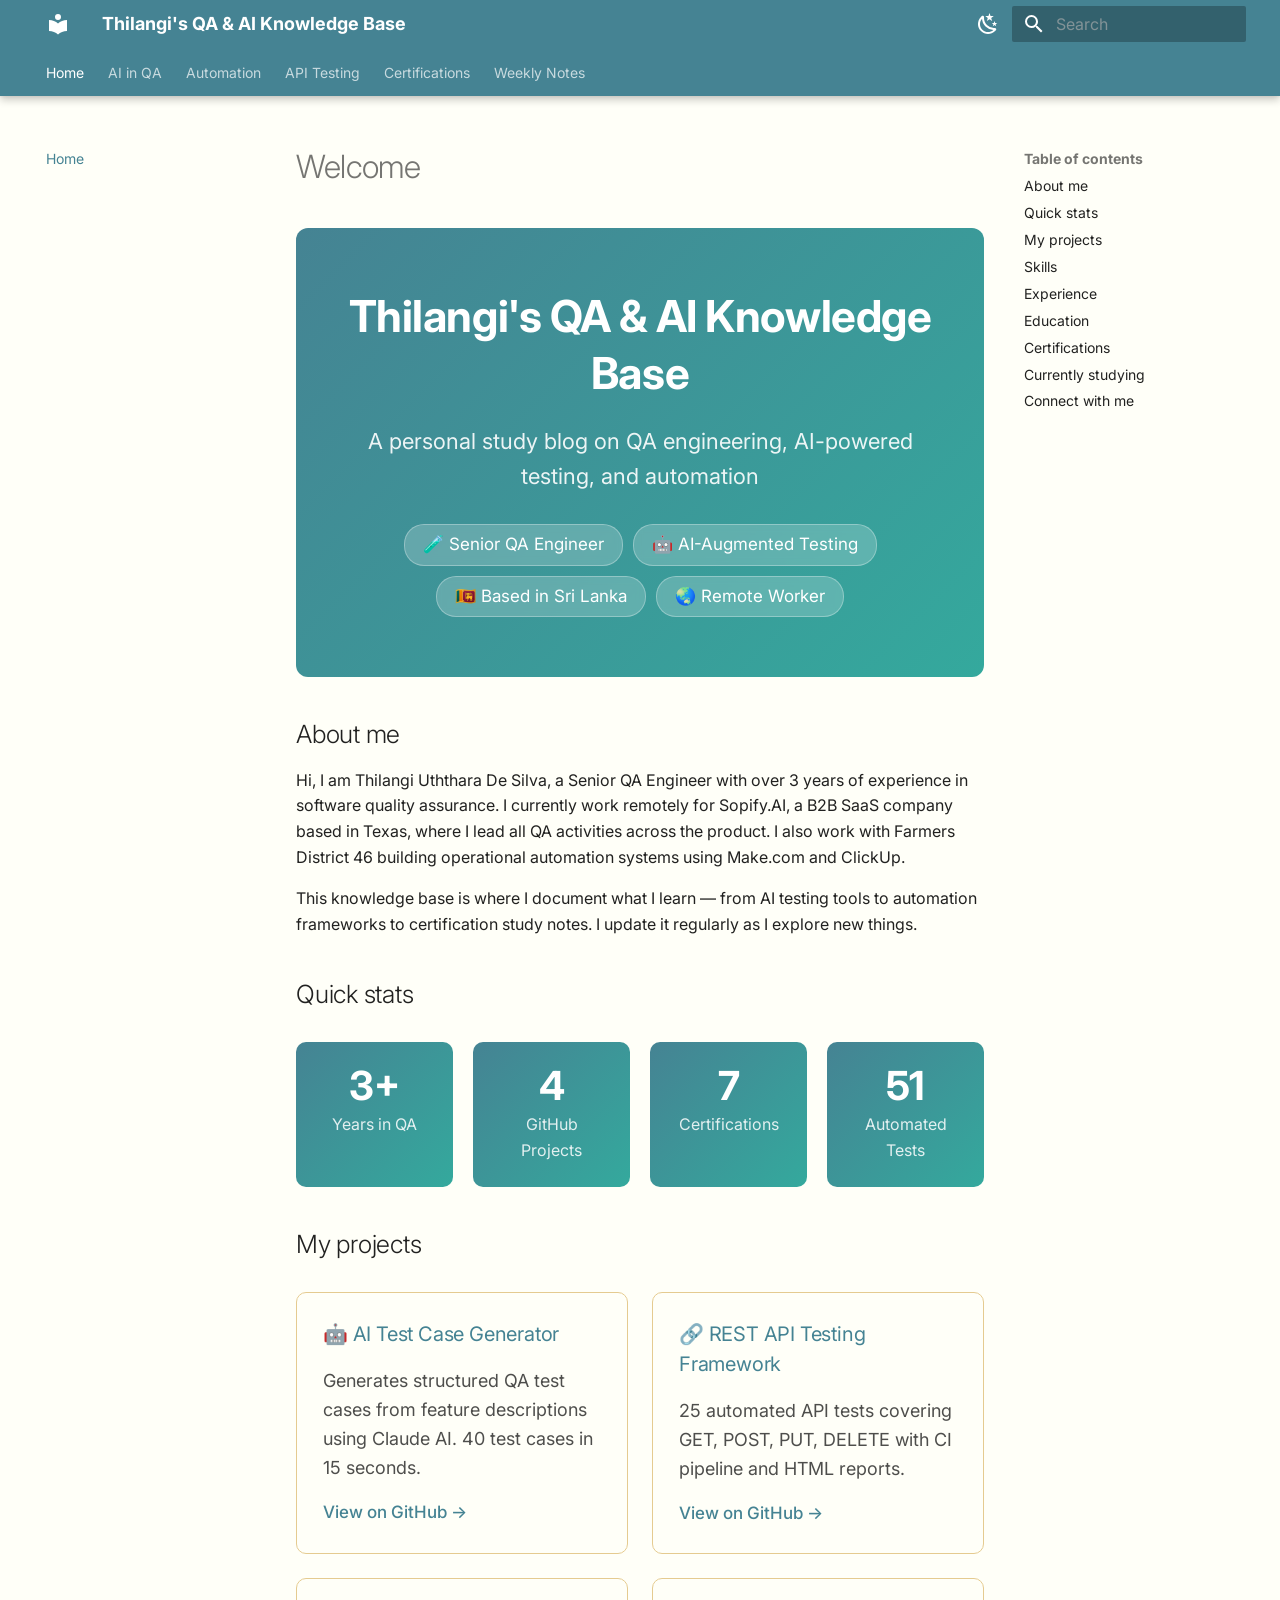
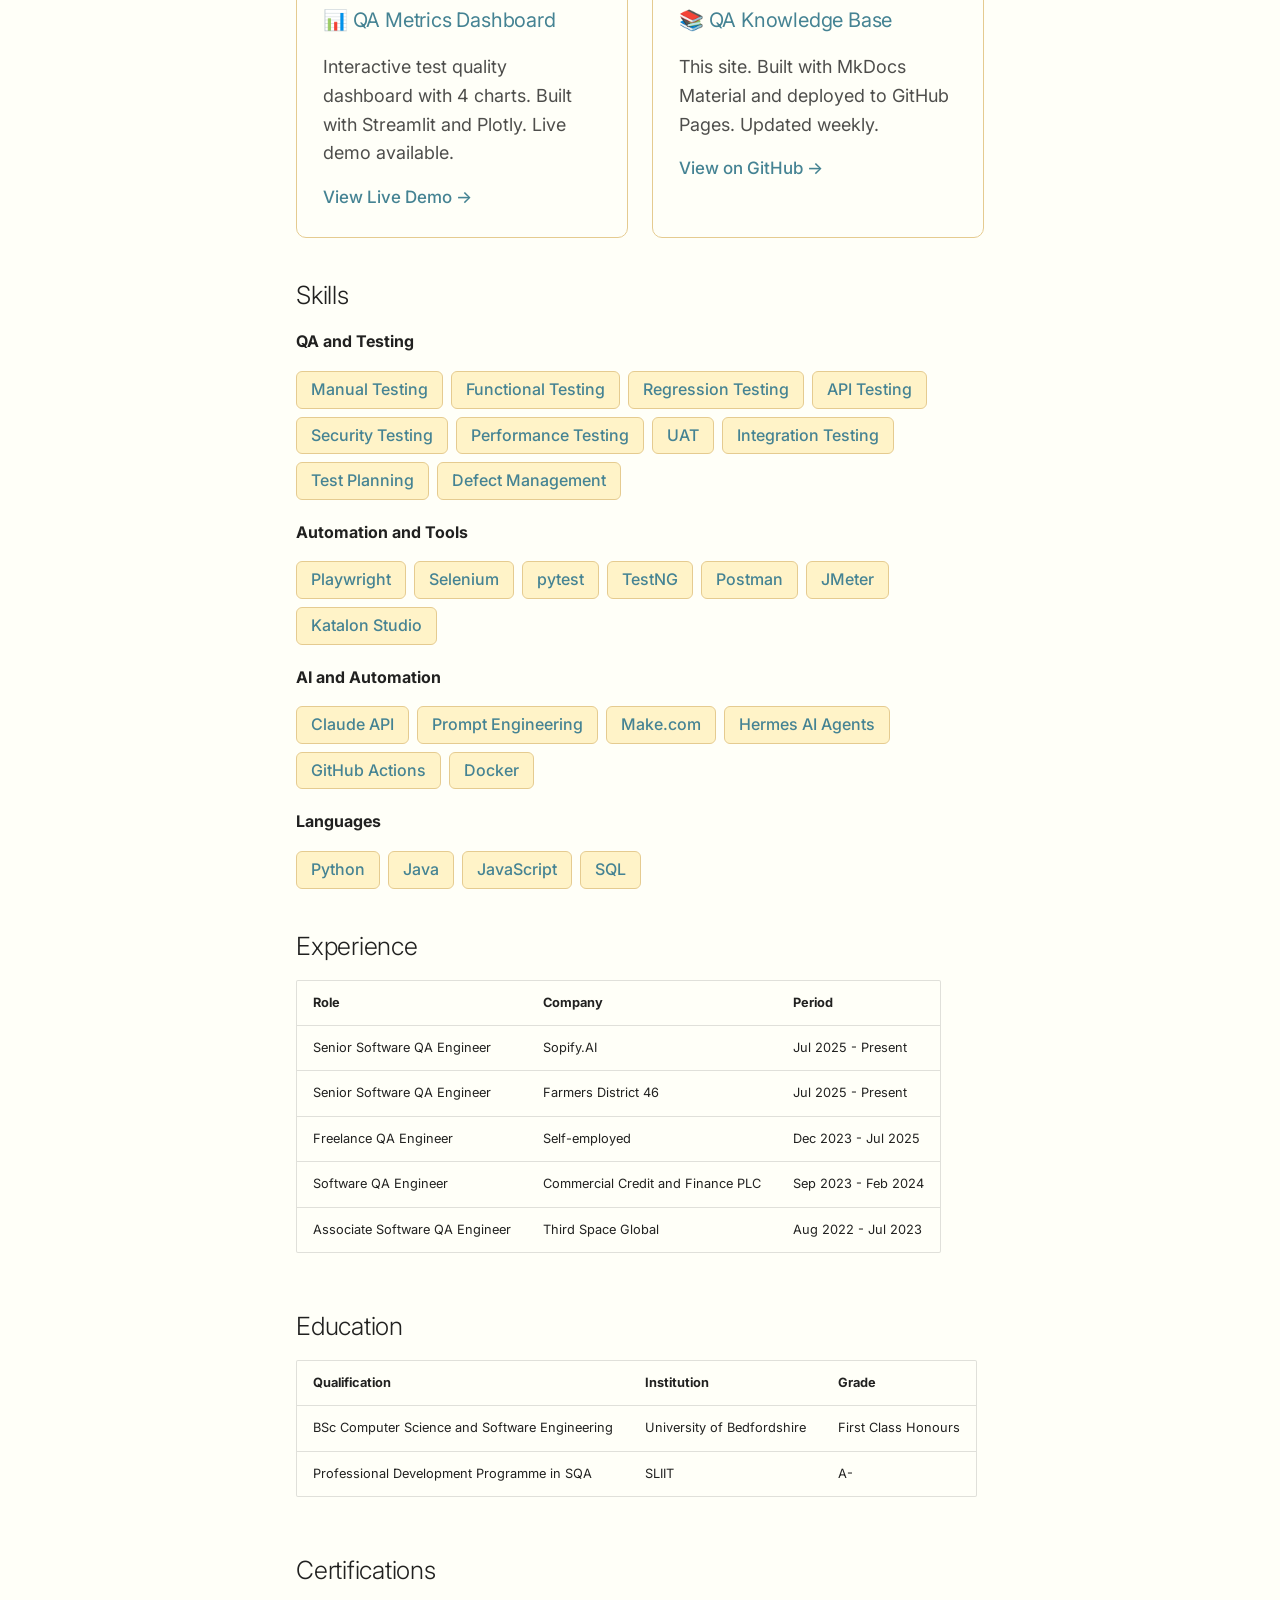
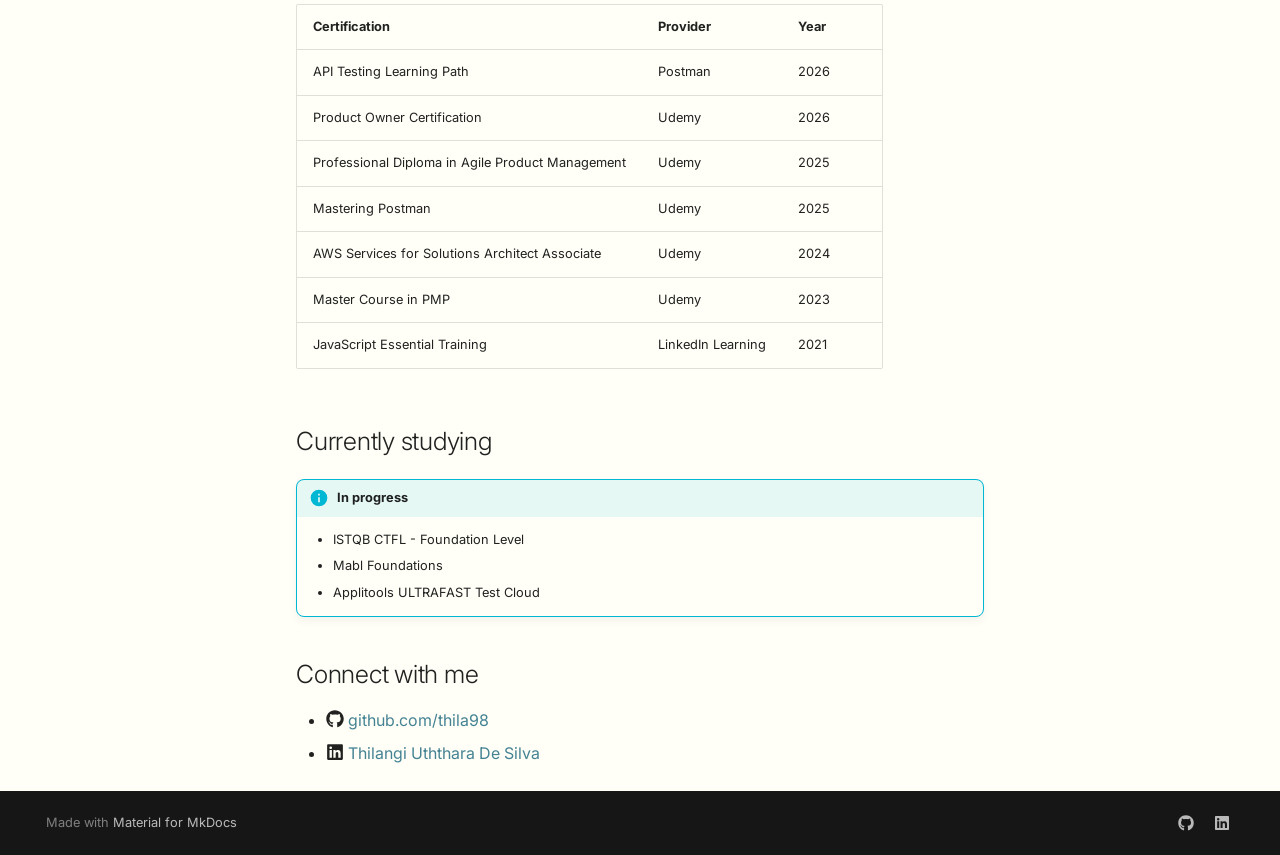
<file: index.html>
<!doctype html>
<html lang="en" class="no-js">
  <head>
    
      <meta charset="utf-8">
      <meta name="viewport" content="width=device-width,initial-scale=1">
      
        <meta name="description" content="A personal study blog on QA engineering, AI-powered testing, and automation">
      
      
        <meta name="author" content="Thilangi Uththara De Silva">
      
      
        <link rel="canonical" href="https://thila98.github.io/qa-knowledge-base/">
      
      
      
        <link rel="next" href="ai-in-qa/overview/">
      
      
        
      
      
      <link rel="icon" href="assets/images/favicon.png">
      <meta name="generator" content="mkdocs-1.6.1, mkdocs-material-9.7.6">
    
    
      
        <title>Thilangi's QA & AI Knowledge Base</title>
      
    
    
      <link rel="stylesheet" href="assets/stylesheets/main.484c7ddc.min.css">
      
        
        <link rel="stylesheet" href="assets/stylesheets/palette.ab4e12ef.min.css">
      
      


    
    
      
    
    
      
        
        
        <link rel="preconnect" href="https://fonts.gstatic.com" crossorigin>
        <link rel="stylesheet" href="https://fonts.googleapis.com/css?family=Inter:300,300i,400,400i,700,700i%7CJetBrains+Mono:400,400i,700,700i&display=fallback">
        <style>:root{--md-text-font:"Inter";--md-code-font:"JetBrains Mono"}</style>
      
    
    
      <link rel="stylesheet" href="stylesheets/extra.css">
    
    <script>__md_scope=new URL(".",location),__md_hash=e=>[...e].reduce(((e,_)=>(e<<5)-e+_.charCodeAt(0)),0),__md_get=(e,_=localStorage,t=__md_scope)=>JSON.parse(_.getItem(t.pathname+"."+e)),__md_set=(e,_,t=localStorage,a=__md_scope)=>{try{t.setItem(a.pathname+"."+e,JSON.stringify(_))}catch(e){}}</script>
    
      

    
    
  </head>
  
  
    
    
      
    
    
    
    
    <body dir="ltr" data-md-color-scheme="default" data-md-color-primary="custom" data-md-color-accent="custom">
  
    
    <input class="md-toggle" data-md-toggle="drawer" type="checkbox" id="__drawer" autocomplete="off">
    <input class="md-toggle" data-md-toggle="search" type="checkbox" id="__search" autocomplete="off">
    <label class="md-overlay" for="__drawer"></label>
    <div data-md-component="skip">
      
        
        <a href="#welcome" class="md-skip">
          Skip to content
        </a>
      
    </div>
    <div data-md-component="announce">
      
    </div>
    
    
      

  

<header class="md-header md-header--shadow md-header--lifted" data-md-component="header">
  <nav class="md-header__inner md-grid" aria-label="Header">
    <a href="." title="Thilangi&#39;s QA &amp; AI Knowledge Base" class="md-header__button md-logo" aria-label="Thilangi's QA & AI Knowledge Base" data-md-component="logo">
      
  
  <svg xmlns="http://www.w3.org/2000/svg" viewBox="0 0 24 24"><path d="M12 8a3 3 0 0 0 3-3 3 3 0 0 0-3-3 3 3 0 0 0-3 3 3 3 0 0 0 3 3m0 3.54C9.64 9.35 6.5 8 3 8v11c3.5 0 6.64 1.35 9 3.54 2.36-2.19 5.5-3.54 9-3.54V8c-3.5 0-6.64 1.35-9 3.54"/></svg>

    </a>
    <label class="md-header__button md-icon" for="__drawer">
      
      <svg xmlns="http://www.w3.org/2000/svg" viewBox="0 0 24 24"><path d="M3 6h18v2H3zm0 5h18v2H3zm0 5h18v2H3z"/></svg>
    </label>
    <div class="md-header__title" data-md-component="header-title">
      <div class="md-header__ellipsis">
        <div class="md-header__topic">
          <span class="md-ellipsis">
            Thilangi's QA & AI Knowledge Base
          </span>
        </div>
        <div class="md-header__topic" data-md-component="header-topic">
          <span class="md-ellipsis">
            
              Home
            
          </span>
        </div>
      </div>
    </div>
    
      
        <form class="md-header__option" data-md-component="palette">
  
    
    
    
    <input class="md-option" data-md-color-media="" data-md-color-scheme="default" data-md-color-primary="custom" data-md-color-accent="custom"  aria-label="Switch to dark mode"  type="radio" name="__palette" id="__palette_0">
    
      <label class="md-header__button md-icon" title="Switch to dark mode" for="__palette_1" hidden>
        <svg xmlns="http://www.w3.org/2000/svg" viewBox="0 0 24 24"><path d="m17.75 4.09-2.53 1.94.91 3.06-2.63-1.81-2.63 1.81.91-3.06-2.53-1.94L12.44 4l1.06-3 1.06 3zm3.5 6.91-1.64 1.25.59 1.98-1.7-1.17-1.7 1.17.59-1.98L15.75 11l2.06-.05L18.5 9l.69 1.95zm-2.28 4.95c.83-.08 1.72 1.1 1.19 1.85-.32.45-.66.87-1.08 1.27C15.17 23 8.84 23 4.94 19.07c-3.91-3.9-3.91-10.24 0-14.14.4-.4.82-.76 1.27-1.08.75-.53 1.93.36 1.85 1.19-.27 2.86.69 5.83 2.89 8.02a9.96 9.96 0 0 0 8.02 2.89m-1.64 2.02a12.08 12.08 0 0 1-7.8-3.47c-2.17-2.19-3.33-5-3.49-7.82-2.81 3.14-2.7 7.96.31 10.98 3.02 3.01 7.84 3.12 10.98.31"/></svg>
      </label>
    
  
    
    
    
    <input class="md-option" data-md-color-media="" data-md-color-scheme="slate" data-md-color-primary="custom" data-md-color-accent="custom"  aria-label="Switch to light mode"  type="radio" name="__palette" id="__palette_1">
    
      <label class="md-header__button md-icon" title="Switch to light mode" for="__palette_0" hidden>
        <svg xmlns="http://www.w3.org/2000/svg" viewBox="0 0 24 24"><path d="M12 7a5 5 0 0 1 5 5 5 5 0 0 1-5 5 5 5 0 0 1-5-5 5 5 0 0 1 5-5m0 2a3 3 0 0 0-3 3 3 3 0 0 0 3 3 3 3 0 0 0 3-3 3 3 0 0 0-3-3m0-7 2.39 3.42C13.65 5.15 12.84 5 12 5s-1.65.15-2.39.42zM3.34 7l4.16-.35A7.2 7.2 0 0 0 5.94 8.5c-.44.74-.69 1.5-.83 2.29zm.02 10 1.76-3.77a7.131 7.131 0 0 0 2.38 4.14zM20.65 7l-1.77 3.79a7.02 7.02 0 0 0-2.38-4.15zm-.01 10-4.14.36c.59-.51 1.12-1.14 1.54-1.86.42-.73.69-1.5.83-2.29zM12 22l-2.41-3.44c.74.27 1.55.44 2.41.44.82 0 1.63-.17 2.37-.44z"/></svg>
      </label>
    
  
</form>
      
    
    
      <script>var palette=__md_get("__palette");if(palette&&palette.color){if("(prefers-color-scheme)"===palette.color.media){var media=matchMedia("(prefers-color-scheme: light)"),input=document.querySelector(media.matches?"[data-md-color-media='(prefers-color-scheme: light)']":"[data-md-color-media='(prefers-color-scheme: dark)']");palette.color.media=input.getAttribute("data-md-color-media"),palette.color.scheme=input.getAttribute("data-md-color-scheme"),palette.color.primary=input.getAttribute("data-md-color-primary"),palette.color.accent=input.getAttribute("data-md-color-accent")}for(var[key,value]of Object.entries(palette.color))document.body.setAttribute("data-md-color-"+key,value)}</script>
    
    
    
      
      
        <label class="md-header__button md-icon" for="__search">
          
          <svg xmlns="http://www.w3.org/2000/svg" viewBox="0 0 24 24"><path d="M9.5 3A6.5 6.5 0 0 1 16 9.5c0 1.61-.59 3.09-1.56 4.23l.27.27h.79l5 5-1.5 1.5-5-5v-.79l-.27-.27A6.52 6.52 0 0 1 9.5 16 6.5 6.5 0 0 1 3 9.5 6.5 6.5 0 0 1 9.5 3m0 2C7 5 5 7 5 9.5S7 14 9.5 14 14 12 14 9.5 12 5 9.5 5"/></svg>
        </label>
        <div class="md-search" data-md-component="search" role="dialog">
  <label class="md-search__overlay" for="__search"></label>
  <div class="md-search__inner" role="search">
    <form class="md-search__form" name="search">
      <input type="text" class="md-search__input" name="query" aria-label="Search" placeholder="Search" autocapitalize="off" autocorrect="off" autocomplete="off" spellcheck="false" data-md-component="search-query" required>
      <label class="md-search__icon md-icon" for="__search">
        
        <svg xmlns="http://www.w3.org/2000/svg" viewBox="0 0 24 24"><path d="M9.5 3A6.5 6.5 0 0 1 16 9.5c0 1.61-.59 3.09-1.56 4.23l.27.27h.79l5 5-1.5 1.5-5-5v-.79l-.27-.27A6.52 6.52 0 0 1 9.5 16 6.5 6.5 0 0 1 3 9.5 6.5 6.5 0 0 1 9.5 3m0 2C7 5 5 7 5 9.5S7 14 9.5 14 14 12 14 9.5 12 5 9.5 5"/></svg>
        
        <svg xmlns="http://www.w3.org/2000/svg" viewBox="0 0 24 24"><path d="M20 11v2H8l5.5 5.5-1.42 1.42L4.16 12l7.92-7.92L13.5 5.5 8 11z"/></svg>
      </label>
      <nav class="md-search__options" aria-label="Search">
        
          <a href="javascript:void(0)" class="md-search__icon md-icon" title="Share" aria-label="Share" data-clipboard data-clipboard-text="" data-md-component="search-share" tabindex="-1">
            
            <svg xmlns="http://www.w3.org/2000/svg" viewBox="0 0 24 24"><path d="M18 16.08c-.76 0-1.44.3-1.96.77L8.91 12.7c.05-.23.09-.46.09-.7s-.04-.47-.09-.7l7.05-4.11c.54.5 1.25.81 2.04.81a3 3 0 0 0 3-3 3 3 0 0 0-3-3 3 3 0 0 0-3 3c0 .24.04.47.09.7L8.04 9.81C7.5 9.31 6.79 9 6 9a3 3 0 0 0-3 3 3 3 0 0 0 3 3c.79 0 1.5-.31 2.04-.81l7.12 4.15c-.05.21-.08.43-.08.66 0 1.61 1.31 2.91 2.92 2.91s2.92-1.3 2.92-2.91A2.92 2.92 0 0 0 18 16.08"/></svg>
          </a>
        
        <button type="reset" class="md-search__icon md-icon" title="Clear" aria-label="Clear" tabindex="-1">
          
          <svg xmlns="http://www.w3.org/2000/svg" viewBox="0 0 24 24"><path d="M19 6.41 17.59 5 12 10.59 6.41 5 5 6.41 10.59 12 5 17.59 6.41 19 12 13.41 17.59 19 19 17.59 13.41 12z"/></svg>
        </button>
      </nav>
      
        <div class="md-search__suggest" data-md-component="search-suggest"></div>
      
    </form>
    <div class="md-search__output">
      <div class="md-search__scrollwrap" tabindex="0" data-md-scrollfix>
        <div class="md-search-result" data-md-component="search-result">
          <div class="md-search-result__meta">
            Initializing search
          </div>
          <ol class="md-search-result__list" role="presentation"></ol>
        </div>
      </div>
    </div>
  </div>
</div>
      
    
    
  </nav>
  
    
      
<nav class="md-tabs" aria-label="Tabs" data-md-component="tabs">
  <div class="md-grid">
    <ul class="md-tabs__list">
      
        
  
  
  
    
  
  
    <li class="md-tabs__item md-tabs__item--active">
      <a href="." class="md-tabs__link">
        
  
  
    
  
  Home

      </a>
    </li>
  

      
        
  
  
  
  
    
    
      <li class="md-tabs__item">
        <a href="ai-in-qa/overview/" class="md-tabs__link">
          
  
  
  AI in QA

        </a>
      </li>
    
  

      
        
  
  
  
  
    
    
      <li class="md-tabs__item">
        <a href="automation/playwright-notes/" class="md-tabs__link">
          
  
  
  Automation

        </a>
      </li>
    
  

      
        
  
  
  
  
    
    
      <li class="md-tabs__item">
        <a href="api-testing/postman-tips/" class="md-tabs__link">
          
  
  
  API Testing

        </a>
      </li>
    
  

      
        
  
  
  
  
    
    
      <li class="md-tabs__item">
        <a href="certifications/istqb-ctfl/" class="md-tabs__link">
          
  
  
  Certifications

        </a>
      </li>
    
  

      
        
  
  
  
  
    
    
      <li class="md-tabs__item">
        <a href="weekly-notes/week-01/" class="md-tabs__link">
          
  
  
  Weekly Notes

        </a>
      </li>
    
  

      
    </ul>
  </div>
</nav>
    
  
</header>
    
    <div class="md-container" data-md-component="container">
      
      
        
      
      <main class="md-main" data-md-component="main">
        <div class="md-main__inner md-grid">
          
            
              
              <div class="md-sidebar md-sidebar--primary" data-md-component="sidebar" data-md-type="navigation" >
                <div class="md-sidebar__scrollwrap">
                  <div class="md-sidebar__inner">
                    


  


<nav class="md-nav md-nav--primary md-nav--lifted" aria-label="Navigation" data-md-level="0">
  <label class="md-nav__title" for="__drawer">
    <a href="." title="Thilangi&#39;s QA &amp; AI Knowledge Base" class="md-nav__button md-logo" aria-label="Thilangi's QA & AI Knowledge Base" data-md-component="logo">
      
  
  <svg xmlns="http://www.w3.org/2000/svg" viewBox="0 0 24 24"><path d="M12 8a3 3 0 0 0 3-3 3 3 0 0 0-3-3 3 3 0 0 0-3 3 3 3 0 0 0 3 3m0 3.54C9.64 9.35 6.5 8 3 8v11c3.5 0 6.64 1.35 9 3.54 2.36-2.19 5.5-3.54 9-3.54V8c-3.5 0-6.64 1.35-9 3.54"/></svg>

    </a>
    Thilangi's QA & AI Knowledge Base
  </label>
  
  <ul class="md-nav__list" data-md-scrollfix>
    
      
      
  
  
    
  
  
  
    <li class="md-nav__item md-nav__item--active">
      
      <input class="md-nav__toggle md-toggle" type="checkbox" id="__toc">
      
      
        
      
      
        <label class="md-nav__link md-nav__link--active" for="__toc">
          
  
  
  <span class="md-ellipsis">
    
  
    Home
  

    
  </span>
  
  

          <span class="md-nav__icon md-icon"></span>
        </label>
      
      <a href="." class="md-nav__link md-nav__link--active">
        
  
  
  <span class="md-ellipsis">
    
  
    Home
  

    
  </span>
  
  

      </a>
      
        

<nav class="md-nav md-nav--secondary" aria-label="Table of contents">
  
  
  
    
  
  
    <label class="md-nav__title" for="__toc">
      <span class="md-nav__icon md-icon"></span>
      Table of contents
    </label>
    <ul class="md-nav__list" data-md-component="toc" data-md-scrollfix>
      
        <li class="md-nav__item">
  <a href="#about-me" class="md-nav__link">
    <span class="md-ellipsis">
      
        About me
      
    </span>
  </a>
  
</li>
      
        <li class="md-nav__item">
  <a href="#quick-stats" class="md-nav__link">
    <span class="md-ellipsis">
      
        Quick stats
      
    </span>
  </a>
  
</li>
      
        <li class="md-nav__item">
  <a href="#my-projects" class="md-nav__link">
    <span class="md-ellipsis">
      
        My projects
      
    </span>
  </a>
  
</li>
      
        <li class="md-nav__item">
  <a href="#skills" class="md-nav__link">
    <span class="md-ellipsis">
      
        Skills
      
    </span>
  </a>
  
</li>
      
        <li class="md-nav__item">
  <a href="#experience" class="md-nav__link">
    <span class="md-ellipsis">
      
        Experience
      
    </span>
  </a>
  
</li>
      
        <li class="md-nav__item">
  <a href="#education" class="md-nav__link">
    <span class="md-ellipsis">
      
        Education
      
    </span>
  </a>
  
</li>
      
        <li class="md-nav__item">
  <a href="#certifications" class="md-nav__link">
    <span class="md-ellipsis">
      
        Certifications
      
    </span>
  </a>
  
</li>
      
        <li class="md-nav__item">
  <a href="#currently-studying" class="md-nav__link">
    <span class="md-ellipsis">
      
        Currently studying
      
    </span>
  </a>
  
</li>
      
        <li class="md-nav__item">
  <a href="#connect-with-me" class="md-nav__link">
    <span class="md-ellipsis">
      
        Connect with me
      
    </span>
  </a>
  
</li>
      
    </ul>
  
</nav>
      
    </li>
  

    
      
      
  
  
  
  
    
    
    
    
      
      
        
      
    
    
    <li class="md-nav__item md-nav__item--nested">
      
        
        
          
        
        <input class="md-nav__toggle md-toggle md-toggle--indeterminate" type="checkbox" id="__nav_2" >
        
          
          <label class="md-nav__link" for="__nav_2" id="__nav_2_label" tabindex="0">
            
  
  
  <span class="md-ellipsis">
    
  
    AI in QA
  

    
  </span>
  
  

            <span class="md-nav__icon md-icon"></span>
          </label>
        
        <nav class="md-nav" data-md-level="1" aria-labelledby="__nav_2_label" aria-expanded="false">
          <label class="md-nav__title" for="__nav_2">
            <span class="md-nav__icon md-icon"></span>
            
  
    AI in QA
  

          </label>
          <ul class="md-nav__list" data-md-scrollfix>
            
              
                
  
  
  
  
    <li class="md-nav__item">
      <a href="ai-in-qa/overview/" class="md-nav__link">
        
  
  
  <span class="md-ellipsis">
    
  
    Overview
  

    
  </span>
  
  

      </a>
    </li>
  

              
            
              
                
  
  
  
  
    <li class="md-nav__item">
      <a href="ai-in-qa/prompt-templates/" class="md-nav__link">
        
  
  
  <span class="md-ellipsis">
    
  
    Prompt Templates
  

    
  </span>
  
  

      </a>
    </li>
  

              
            
              
                
  
  
  
  
    <li class="md-nav__item">
      <a href="ai-in-qa/tools/" class="md-nav__link">
        
  
  
  <span class="md-ellipsis">
    
  
    Tools
  

    
  </span>
  
  

      </a>
    </li>
  

              
            
          </ul>
        </nav>
      
    </li>
  

    
      
      
  
  
  
  
    
    
    
    
      
      
        
      
    
    
    <li class="md-nav__item md-nav__item--nested">
      
        
        
          
        
        <input class="md-nav__toggle md-toggle md-toggle--indeterminate" type="checkbox" id="__nav_3" >
        
          
          <label class="md-nav__link" for="__nav_3" id="__nav_3_label" tabindex="0">
            
  
  
  <span class="md-ellipsis">
    
  
    Automation
  

    
  </span>
  
  

            <span class="md-nav__icon md-icon"></span>
          </label>
        
        <nav class="md-nav" data-md-level="1" aria-labelledby="__nav_3_label" aria-expanded="false">
          <label class="md-nav__title" for="__nav_3">
            <span class="md-nav__icon md-icon"></span>
            
  
    Automation
  

          </label>
          <ul class="md-nav__list" data-md-scrollfix>
            
              
                
  
  
  
  
    <li class="md-nav__item">
      <a href="automation/playwright-notes/" class="md-nav__link">
        
  
  
  <span class="md-ellipsis">
    
  
    Playwright Notes
  

    
  </span>
  
  

      </a>
    </li>
  

              
            
              
                
  
  
  
  
    <li class="md-nav__item">
      <a href="automation/pytest-notes/" class="md-nav__link">
        
  
  
  <span class="md-ellipsis">
    
  
    Pytest Notes
  

    
  </span>
  
  

      </a>
    </li>
  

              
            
          </ul>
        </nav>
      
    </li>
  

    
      
      
  
  
  
  
    
    
    
    
      
      
        
      
    
    
    <li class="md-nav__item md-nav__item--nested">
      
        
        
          
        
        <input class="md-nav__toggle md-toggle md-toggle--indeterminate" type="checkbox" id="__nav_4" >
        
          
          <label class="md-nav__link" for="__nav_4" id="__nav_4_label" tabindex="0">
            
  
  
  <span class="md-ellipsis">
    
  
    API Testing
  

    
  </span>
  
  

            <span class="md-nav__icon md-icon"></span>
          </label>
        
        <nav class="md-nav" data-md-level="1" aria-labelledby="__nav_4_label" aria-expanded="false">
          <label class="md-nav__title" for="__nav_4">
            <span class="md-nav__icon md-icon"></span>
            
  
    API Testing
  

          </label>
          <ul class="md-nav__list" data-md-scrollfix>
            
              
                
  
  
  
  
    <li class="md-nav__item">
      <a href="api-testing/postman-tips/" class="md-nav__link">
        
  
  
  <span class="md-ellipsis">
    
  
    Postman Tips
  

    
  </span>
  
  

      </a>
    </li>
  

              
            
              
                
  
  
  
  
    <li class="md-nav__item">
      <a href="api-testing/rest-api-notes/" class="md-nav__link">
        
  
  
  <span class="md-ellipsis">
    
  
    REST API Notes
  

    
  </span>
  
  

      </a>
    </li>
  

              
            
          </ul>
        </nav>
      
    </li>
  

    
      
      
  
  
  
  
    
    
    
    
      
      
        
      
    
    
    <li class="md-nav__item md-nav__item--nested">
      
        
        
          
        
        <input class="md-nav__toggle md-toggle md-toggle--indeterminate" type="checkbox" id="__nav_5" >
        
          
          <label class="md-nav__link" for="__nav_5" id="__nav_5_label" tabindex="0">
            
  
  
  <span class="md-ellipsis">
    
  
    Certifications
  

    
  </span>
  
  

            <span class="md-nav__icon md-icon"></span>
          </label>
        
        <nav class="md-nav" data-md-level="1" aria-labelledby="__nav_5_label" aria-expanded="false">
          <label class="md-nav__title" for="__nav_5">
            <span class="md-nav__icon md-icon"></span>
            
  
    Certifications
  

          </label>
          <ul class="md-nav__list" data-md-scrollfix>
            
              
                
  
  
  
  
    <li class="md-nav__item">
      <a href="certifications/istqb-ctfl/" class="md-nav__link">
        
  
  
  <span class="md-ellipsis">
    
  
    ISTQB CTFL
  

    
  </span>
  
  

      </a>
    </li>
  

              
            
              
                
  
  
  
  
    <li class="md-nav__item">
      <a href="certifications/roadmap/" class="md-nav__link">
        
  
  
  <span class="md-ellipsis">
    
  
    My Roadmap
  

    
  </span>
  
  

      </a>
    </li>
  

              
            
          </ul>
        </nav>
      
    </li>
  

    
      
      
  
  
  
  
    
    
    
    
      
      
        
      
    
    
    <li class="md-nav__item md-nav__item--nested">
      
        
        
          
        
        <input class="md-nav__toggle md-toggle md-toggle--indeterminate" type="checkbox" id="__nav_6" >
        
          
          <label class="md-nav__link" for="__nav_6" id="__nav_6_label" tabindex="0">
            
  
  
  <span class="md-ellipsis">
    
  
    Weekly Notes
  

    
  </span>
  
  

            <span class="md-nav__icon md-icon"></span>
          </label>
        
        <nav class="md-nav" data-md-level="1" aria-labelledby="__nav_6_label" aria-expanded="false">
          <label class="md-nav__title" for="__nav_6">
            <span class="md-nav__icon md-icon"></span>
            
  
    Weekly Notes
  

          </label>
          <ul class="md-nav__list" data-md-scrollfix>
            
              
                
  
  
  
  
    <li class="md-nav__item">
      <a href="weekly-notes/week-01/" class="md-nav__link">
        
  
  
  <span class="md-ellipsis">
    
  
    Week 01 - July 2026
  

    
  </span>
  
  

      </a>
    </li>
  

              
            
          </ul>
        </nav>
      
    </li>
  

    
  </ul>
</nav>
                  </div>
                </div>
              </div>
            
            
              
              <div class="md-sidebar md-sidebar--secondary" data-md-component="sidebar" data-md-type="toc" >
                <div class="md-sidebar__scrollwrap">
                  <div class="md-sidebar__inner">
                    

<nav class="md-nav md-nav--secondary" aria-label="Table of contents">
  
  
  
    
  
  
    <label class="md-nav__title" for="__toc">
      <span class="md-nav__icon md-icon"></span>
      Table of contents
    </label>
    <ul class="md-nav__list" data-md-component="toc" data-md-scrollfix>
      
        <li class="md-nav__item">
  <a href="#about-me" class="md-nav__link">
    <span class="md-ellipsis">
      
        About me
      
    </span>
  </a>
  
</li>
      
        <li class="md-nav__item">
  <a href="#quick-stats" class="md-nav__link">
    <span class="md-ellipsis">
      
        Quick stats
      
    </span>
  </a>
  
</li>
      
        <li class="md-nav__item">
  <a href="#my-projects" class="md-nav__link">
    <span class="md-ellipsis">
      
        My projects
      
    </span>
  </a>
  
</li>
      
        <li class="md-nav__item">
  <a href="#skills" class="md-nav__link">
    <span class="md-ellipsis">
      
        Skills
      
    </span>
  </a>
  
</li>
      
        <li class="md-nav__item">
  <a href="#experience" class="md-nav__link">
    <span class="md-ellipsis">
      
        Experience
      
    </span>
  </a>
  
</li>
      
        <li class="md-nav__item">
  <a href="#education" class="md-nav__link">
    <span class="md-ellipsis">
      
        Education
      
    </span>
  </a>
  
</li>
      
        <li class="md-nav__item">
  <a href="#certifications" class="md-nav__link">
    <span class="md-ellipsis">
      
        Certifications
      
    </span>
  </a>
  
</li>
      
        <li class="md-nav__item">
  <a href="#currently-studying" class="md-nav__link">
    <span class="md-ellipsis">
      
        Currently studying
      
    </span>
  </a>
  
</li>
      
        <li class="md-nav__item">
  <a href="#connect-with-me" class="md-nav__link">
    <span class="md-ellipsis">
      
        Connect with me
      
    </span>
  </a>
  
</li>
      
    </ul>
  
</nav>
                  </div>
                </div>
              </div>
            
          
          
            <div class="md-content" data-md-component="content">
              
              <article class="md-content__inner md-typeset">
                
                  



<h1 id="welcome">Welcome<a class="headerlink" href="#welcome" title="Permanent link">&para;</a></h1>
<div class="hero">
  <h1>Thilangi's QA & AI Knowledge Base</h1>
  <p>A personal study blog on QA engineering, AI-powered testing, and automation</p>
  <div class="hero-badges">
    <span class="badge">🧪 Senior QA Engineer</span>
    <span class="badge">🤖 AI-Augmented Testing</span>
    <span class="badge">🇱🇰 Based in Sri Lanka</span>
    <span class="badge">🌏 Remote Worker</span>
  </div>
</div>

<h2 id="about-me">About me<a class="headerlink" href="#about-me" title="Permanent link">&para;</a></h2>
<p>Hi, I am Thilangi Uththara De Silva, a Senior QA Engineer with over 3 years of experience in software quality assurance. I currently work remotely for Sopify.AI, a B2B SaaS company based in Texas, where I lead all QA activities across the product. I also work with Farmers District 46 building operational automation systems using Make.com and ClickUp.</p>
<p>This knowledge base is where I document what I learn — from AI testing tools to automation frameworks to certification study notes. I update it regularly as I explore new things.</p>
<h2 id="quick-stats">Quick stats<a class="headerlink" href="#quick-stats" title="Permanent link">&para;</a></h2>
<div class="stats-row">
  <div class="stat-card">
    <div class="number">3+</div>
    <div class="label">Years in QA</div>
  </div>
  <div class="stat-card">
    <div class="number">4</div>
    <div class="label">GitHub Projects</div>
  </div>
  <div class="stat-card">
    <div class="number">7</div>
    <div class="label">Certifications</div>
  </div>
  <div class="stat-card">
    <div class="number">51</div>
    <div class="label">Automated Tests</div>
  </div>
</div>

<h2 id="my-projects">My projects<a class="headerlink" href="#my-projects" title="Permanent link">&para;</a></h2>
<div class="project-grid">
  <div class="project-card">
    <h3>🤖 AI Test Case Generator</h3>
    <p>Generates structured QA test cases from feature descriptions using Claude AI. 40 test cases in 15 seconds.</p>
    <a href="https://github.com/thila98/ai-test-case-generator" target="_blank">View on GitHub →</a>
  </div>
  <div class="project-card">
    <h3>🔗 REST API Testing Framework</h3>
    <p>25 automated API tests covering GET, POST, PUT, DELETE with CI pipeline and HTML reports.</p>
    <a href="https://github.com/thila98/api-testing-framework" target="_blank">View on GitHub →</a>
  </div>
  <div class="project-card">
    <h3>📊 QA Metrics Dashboard</h3>
    <p>Interactive test quality dashboard with 4 charts. Built with Streamlit and Plotly. Live demo available.</p>
    <a href="https://thila98-qa-metrics-dashboard-appmain-kphsza.streamlit.app/" target="_blank">View Live Demo →</a>
  </div>
  <div class="project-card">
    <h3>📚 QA Knowledge Base</h3>
    <p>This site. Built with MkDocs Material and deployed to GitHub Pages. Updated weekly.</p>
    <a href="https://github.com/thila98/qa-knowledge-base" target="_blank">View on GitHub →</a>
  </div>
</div>

<h2 id="skills">Skills<a class="headerlink" href="#skills" title="Permanent link">&para;</a></h2>
<p><strong>QA and Testing</strong></p>
<div class="skill-tags">
  <span class="skill-tag">Manual Testing</span>
  <span class="skill-tag">Functional Testing</span>
  <span class="skill-tag">Regression Testing</span>
  <span class="skill-tag">API Testing</span>
  <span class="skill-tag">Security Testing</span>
  <span class="skill-tag">Performance Testing</span>
  <span class="skill-tag">UAT</span>
  <span class="skill-tag">Integration Testing</span>
  <span class="skill-tag">Test Planning</span>
  <span class="skill-tag">Defect Management</span>
</div>

<p><strong>Automation and Tools</strong></p>
<div class="skill-tags">
  <span class="skill-tag">Playwright</span>
  <span class="skill-tag">Selenium</span>
  <span class="skill-tag">pytest</span>
  <span class="skill-tag">TestNG</span>
  <span class="skill-tag">Postman</span>
  <span class="skill-tag">JMeter</span>
  <span class="skill-tag">Katalon Studio</span>
</div>

<p><strong>AI and Automation</strong></p>
<div class="skill-tags">
  <span class="skill-tag">Claude API</span>
  <span class="skill-tag">Prompt Engineering</span>
  <span class="skill-tag">Make.com</span>
  <span class="skill-tag">Hermes AI Agents</span>
  <span class="skill-tag">GitHub Actions</span>
  <span class="skill-tag">Docker</span>
</div>

<p><strong>Languages</strong></p>
<div class="skill-tags">
  <span class="skill-tag">Python</span>
  <span class="skill-tag">Java</span>
  <span class="skill-tag">JavaScript</span>
  <span class="skill-tag">SQL</span>
</div>

<h2 id="experience">Experience<a class="headerlink" href="#experience" title="Permanent link">&para;</a></h2>
<table>
<thead>
<tr>
<th>Role</th>
<th>Company</th>
<th>Period</th>
</tr>
</thead>
<tbody>
<tr>
<td>Senior Software QA Engineer</td>
<td>Sopify.AI</td>
<td>Jul 2025 - Present</td>
</tr>
<tr>
<td>Senior Software QA Engineer</td>
<td>Farmers District 46</td>
<td>Jul 2025 - Present</td>
</tr>
<tr>
<td>Freelance QA Engineer</td>
<td>Self-employed</td>
<td>Dec 2023 - Jul 2025</td>
</tr>
<tr>
<td>Software QA Engineer</td>
<td>Commercial Credit and Finance PLC</td>
<td>Sep 2023 - Feb 2024</td>
</tr>
<tr>
<td>Associate Software QA Engineer</td>
<td>Third Space Global</td>
<td>Aug 2022 - Jul 2023</td>
</tr>
</tbody>
</table>
<h2 id="education">Education<a class="headerlink" href="#education" title="Permanent link">&para;</a></h2>
<table>
<thead>
<tr>
<th>Qualification</th>
<th>Institution</th>
<th>Grade</th>
</tr>
</thead>
<tbody>
<tr>
<td>BSc Computer Science and Software Engineering</td>
<td>University of Bedfordshire</td>
<td>First Class Honours</td>
</tr>
<tr>
<td>Professional Development Programme in SQA</td>
<td>SLIIT</td>
<td>A-</td>
</tr>
</tbody>
</table>
<h2 id="certifications">Certifications<a class="headerlink" href="#certifications" title="Permanent link">&para;</a></h2>
<table>
<thead>
<tr>
<th>Certification</th>
<th>Provider</th>
<th>Year</th>
</tr>
</thead>
<tbody>
<tr>
<td>API Testing Learning Path</td>
<td>Postman</td>
<td>2026</td>
</tr>
<tr>
<td>Product Owner Certification</td>
<td>Udemy</td>
<td>2026</td>
</tr>
<tr>
<td>Professional Diploma in Agile Product Management</td>
<td>Udemy</td>
<td>2025</td>
</tr>
<tr>
<td>Mastering Postman</td>
<td>Udemy</td>
<td>2025</td>
</tr>
<tr>
<td>AWS Services for Solutions Architect Associate</td>
<td>Udemy</td>
<td>2024</td>
</tr>
<tr>
<td>Master Course in PMP</td>
<td>Udemy</td>
<td>2023</td>
</tr>
<tr>
<td>JavaScript Essential Training</td>
<td>LinkedIn Learning</td>
<td>2021</td>
</tr>
</tbody>
</table>
<h2 id="currently-studying">Currently studying<a class="headerlink" href="#currently-studying" title="Permanent link">&para;</a></h2>
<div class="admonition info">
<p class="admonition-title">In progress</p>
<ul>
<li>ISTQB CTFL - Foundation Level</li>
<li>Mabl Foundations</li>
<li>Applitools ULTRAFAST Test Cloud</li>
</ul>
</div>
<h2 id="connect-with-me">Connect with me<a class="headerlink" href="#connect-with-me" title="Permanent link">&para;</a></h2>
<ul>
<li><span class="twemoji"><svg xmlns="http://www.w3.org/2000/svg" viewBox="0 0 512 512"><!--! Font Awesome Free 7.1.0 by @fontawesome - https://fontawesome.com License - https://fontawesome.com/license/free (Icons: CC BY 4.0, Fonts: SIL OFL 1.1, Code: MIT License) Copyright 2025 Fonticons, Inc.--><path d="M173.9 397.4c0 2-2.3 3.6-5.2 3.6-3.3.3-5.6-1.3-5.6-3.6 0-2 2.3-3.6 5.2-3.6 3-.3 5.6 1.3 5.6 3.6m-31.1-4.5c-.7 2 1.3 4.3 4.3 4.9 2.6 1 5.6 0 6.2-2s-1.3-4.3-4.3-5.2c-2.6-.7-5.5.3-6.2 2.3m44.2-1.7c-2.9.7-4.9 2.6-4.6 4.9.3 2 2.9 3.3 5.9 2.6 2.9-.7 4.9-2.6 4.6-4.6-.3-1.9-3-3.2-5.9-2.9M252.8 8C114.1 8 8 113.3 8 252c0 110.9 69.8 205.8 169.5 239.2 12.8 2.3 17.3-5.6 17.3-12.1 0-6.2-.3-40.4-.3-61.4 0 0-70 15-84.7-29.8 0 0-11.4-29.1-27.8-36.6 0 0-22.9-15.7 1.6-15.4 0 0 24.9 2 38.6 25.8 21.9 38.6 58.6 27.5 72.9 20.9 2.3-16 8.8-27.1 16-33.7-55.9-6.2-112.3-14.3-112.3-110.5 0-27.5 7.6-41.3 23.6-58.9-2.6-6.5-11.1-33.3 2.6-67.9 20.9-6.5 69 27 69 27 20-5.6 41.5-8.5 62.8-8.5s42.8 2.9 62.8 8.5c0 0 48.1-33.6 69-27 13.7 34.7 5.2 61.4 2.6 67.9 16 17.7 25.8 31.5 25.8 58.9 0 96.5-58.9 104.2-114.8 110.5 9.2 7.9 17 22.9 17 46.4 0 33.7-.3 75.4-.3 83.6 0 6.5 4.6 14.4 17.3 12.1C436.2 457.8 504 362.9 504 252 504 113.3 391.5 8 252.8 8M105.2 352.9c-1.3 1-1 3.3.7 5.2 1.6 1.6 3.9 2.3 5.2 1 1.3-1 1-3.3-.7-5.2-1.6-1.6-3.9-2.3-5.2-1m-10.8-8.1c-.7 1.3.3 2.9 2.3 3.9 1.6 1 3.6.7 4.3-.7.7-1.3-.3-2.9-2.3-3.9-2-.6-3.6-.3-4.3.7m32.4 35.6c-1.6 1.3-1 4.3 1.3 6.2 2.3 2.3 5.2 2.6 6.5 1 1.3-1.3.7-4.3-1.3-6.2-2.2-2.3-5.2-2.6-6.5-1m-11.4-14.7c-1.6 1-1.6 3.6 0 5.9s4.3 3.3 5.6 2.3c1.6-1.3 1.6-3.9 0-6.2-1.4-2.3-4-3.3-5.6-2"/></svg></span> <a href="https://github.com/thila98">github.com/thila98</a></li>
<li><span class="twemoji"><svg xmlns="http://www.w3.org/2000/svg" viewBox="0 0 448 512"><!--! Font Awesome Free 7.1.0 by @fontawesome - https://fontawesome.com License - https://fontawesome.com/license/free (Icons: CC BY 4.0, Fonts: SIL OFL 1.1, Code: MIT License) Copyright 2025 Fonticons, Inc.--><path d="M416 32H31.9C14.3 32 0 46.5 0 64.3v383.4C0 465.5 14.3 480 31.9 480H416c17.6 0 32-14.5 32-32.3V64.3c0-17.8-14.4-32.3-32-32.3M135.4 416H69V202.2h66.5V416zM102.2 96a38.5 38.5 0 1 1 0 77 38.5 38.5 0 1 1 0-77m282.1 320h-66.4V312c0-24.8-.5-56.7-34.5-56.7-34.6 0-39.9 27-39.9 54.9V416h-66.4V202.2h63.7v29.2h.9c8.9-16.8 30.6-34.5 62.9-34.5 67.2 0 79.7 44.3 79.7 101.9z"/></svg></span> <a href="https://www.linkedin.com/in/thilangi-de-silva-66bb0b190/">Thilangi Uththara De Silva</a></li>
</ul>












                
              </article>
            </div>
          
          
<script>var target=document.getElementById(location.hash.slice(1));target&&target.name&&(target.checked=target.name.startsWith("__tabbed_"))</script>
        </div>
        
          <button type="button" class="md-top md-icon" data-md-component="top" hidden>
  
  <svg xmlns="http://www.w3.org/2000/svg" viewBox="0 0 24 24"><path d="M13 20h-2V8l-5.5 5.5-1.42-1.42L12 4.16l7.92 7.92-1.42 1.42L13 8z"/></svg>
  Back to top
</button>
        
      </main>
      
        <footer class="md-footer">
  
  <div class="md-footer-meta md-typeset">
    <div class="md-footer-meta__inner md-grid">
      <div class="md-copyright">
  
  
    Made with
    <a href="https://squidfunk.github.io/mkdocs-material/" target="_blank" rel="noopener">
      Material for MkDocs
    </a>
  
</div>
      
        
<div class="md-social">
  
    
    
    
    
    <a href="https://github.com/thila98" target="_blank" rel="noopener" title="GitHub" class="md-social__link">
      <svg xmlns="http://www.w3.org/2000/svg" viewBox="0 0 512 512"><!--! Font Awesome Free 7.1.0 by @fontawesome - https://fontawesome.com License - https://fontawesome.com/license/free (Icons: CC BY 4.0, Fonts: SIL OFL 1.1, Code: MIT License) Copyright 2025 Fonticons, Inc.--><path d="M173.9 397.4c0 2-2.3 3.6-5.2 3.6-3.3.3-5.6-1.3-5.6-3.6 0-2 2.3-3.6 5.2-3.6 3-.3 5.6 1.3 5.6 3.6m-31.1-4.5c-.7 2 1.3 4.3 4.3 4.9 2.6 1 5.6 0 6.2-2s-1.3-4.3-4.3-5.2c-2.6-.7-5.5.3-6.2 2.3m44.2-1.7c-2.9.7-4.9 2.6-4.6 4.9.3 2 2.9 3.3 5.9 2.6 2.9-.7 4.9-2.6 4.6-4.6-.3-1.9-3-3.2-5.9-2.9M252.8 8C114.1 8 8 113.3 8 252c0 110.9 69.8 205.8 169.5 239.2 12.8 2.3 17.3-5.6 17.3-12.1 0-6.2-.3-40.4-.3-61.4 0 0-70 15-84.7-29.8 0 0-11.4-29.1-27.8-36.6 0 0-22.9-15.7 1.6-15.4 0 0 24.9 2 38.6 25.8 21.9 38.6 58.6 27.5 72.9 20.9 2.3-16 8.8-27.1 16-33.7-55.9-6.2-112.3-14.3-112.3-110.5 0-27.5 7.6-41.3 23.6-58.9-2.6-6.5-11.1-33.3 2.6-67.9 20.9-6.5 69 27 69 27 20-5.6 41.5-8.5 62.8-8.5s42.8 2.9 62.8 8.5c0 0 48.1-33.6 69-27 13.7 34.7 5.2 61.4 2.6 67.9 16 17.7 25.8 31.5 25.8 58.9 0 96.5-58.9 104.2-114.8 110.5 9.2 7.9 17 22.9 17 46.4 0 33.7-.3 75.4-.3 83.6 0 6.5 4.6 14.4 17.3 12.1C436.2 457.8 504 362.9 504 252 504 113.3 391.5 8 252.8 8M105.2 352.9c-1.3 1-1 3.3.7 5.2 1.6 1.6 3.9 2.3 5.2 1 1.3-1 1-3.3-.7-5.2-1.6-1.6-3.9-2.3-5.2-1m-10.8-8.1c-.7 1.3.3 2.9 2.3 3.9 1.6 1 3.6.7 4.3-.7.7-1.3-.3-2.9-2.3-3.9-2-.6-3.6-.3-4.3.7m32.4 35.6c-1.6 1.3-1 4.3 1.3 6.2 2.3 2.3 5.2 2.6 6.5 1 1.3-1.3.7-4.3-1.3-6.2-2.2-2.3-5.2-2.6-6.5-1m-11.4-14.7c-1.6 1-1.6 3.6 0 5.9s4.3 3.3 5.6 2.3c1.6-1.3 1.6-3.9 0-6.2-1.4-2.3-4-3.3-5.6-2"/></svg>
    </a>
  
    
    
    
    
    <a href="https://www.linkedin.com/in/thilangi-de-silva-66bb0b190/" target="_blank" rel="noopener" title="LinkedIn" class="md-social__link">
      <svg xmlns="http://www.w3.org/2000/svg" viewBox="0 0 448 512"><!--! Font Awesome Free 7.1.0 by @fontawesome - https://fontawesome.com License - https://fontawesome.com/license/free (Icons: CC BY 4.0, Fonts: SIL OFL 1.1, Code: MIT License) Copyright 2025 Fonticons, Inc.--><path d="M416 32H31.9C14.3 32 0 46.5 0 64.3v383.4C0 465.5 14.3 480 31.9 480H416c17.6 0 32-14.5 32-32.3V64.3c0-17.8-14.4-32.3-32-32.3M135.4 416H69V202.2h66.5V416zM102.2 96a38.5 38.5 0 1 1 0 77 38.5 38.5 0 1 1 0-77m282.1 320h-66.4V312c0-24.8-.5-56.7-34.5-56.7-34.6 0-39.9 27-39.9 54.9V416h-66.4V202.2h63.7v29.2h.9c8.9-16.8 30.6-34.5 62.9-34.5 67.2 0 79.7 44.3 79.7 101.9z"/></svg>
    </a>
  
</div>
      
    </div>
  </div>
</footer>
      
    </div>
    <div class="md-dialog" data-md-component="dialog">
      <div class="md-dialog__inner md-typeset"></div>
    </div>
    
    
    
      
      
      <script id="__config" type="application/json">{"annotate": null, "base": ".", "features": ["navigation.tabs", "navigation.tabs.sticky", "navigation.sections", "navigation.expand", "navigation.top", "search.highlight", "search.suggest", "search.share", "toc.follow", "content.code.copy", "content.code.annotate"], "search": "assets/javascripts/workers/search.2c215733.min.js", "tags": null, "translations": {"clipboard.copied": "Copied to clipboard", "clipboard.copy": "Copy to clipboard", "search.result.more.one": "1 more on this page", "search.result.more.other": "# more on this page", "search.result.none": "No matching documents", "search.result.one": "1 matching document", "search.result.other": "# matching documents", "search.result.placeholder": "Type to start searching", "search.result.term.missing": "Missing", "select.version": "Select version"}, "version": null}</script>
    
    
      <script src="assets/javascripts/bundle.79ae519e.min.js"></script>
      
    
  </body>
</html>
</file>
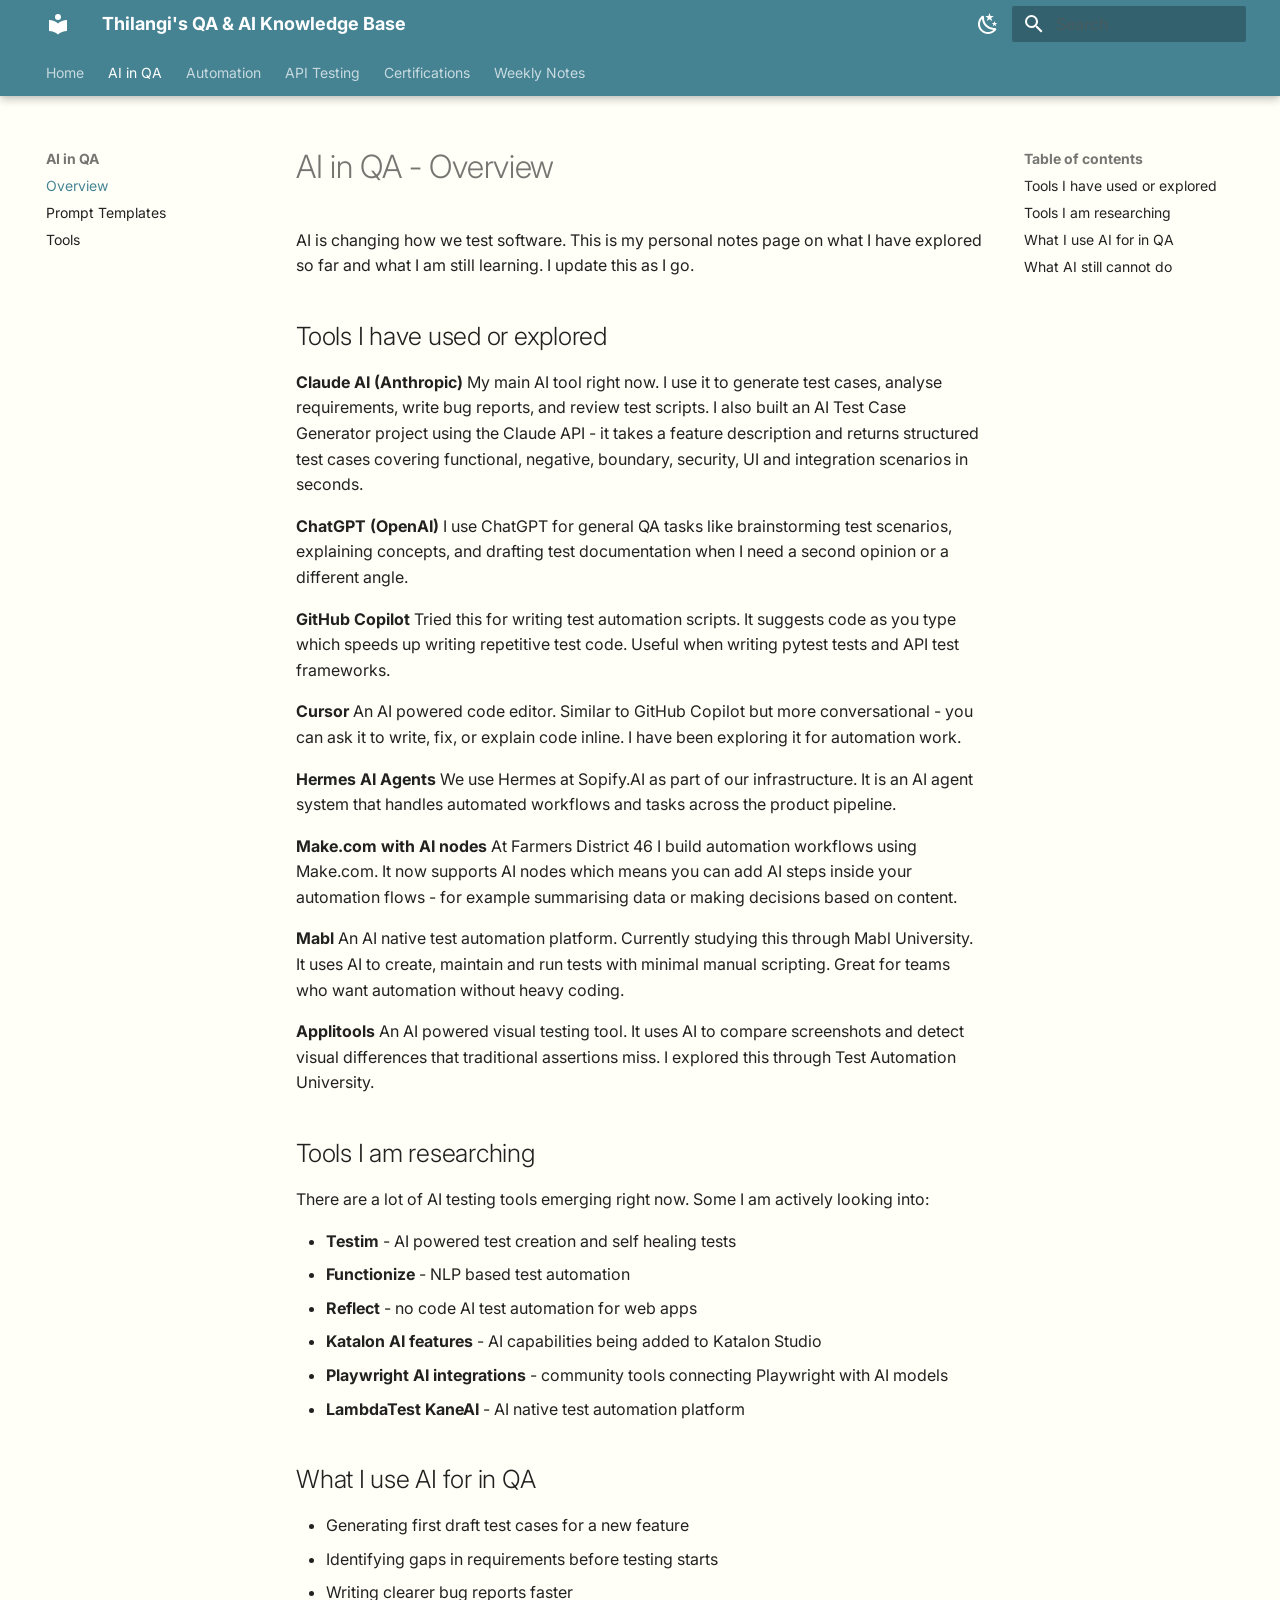
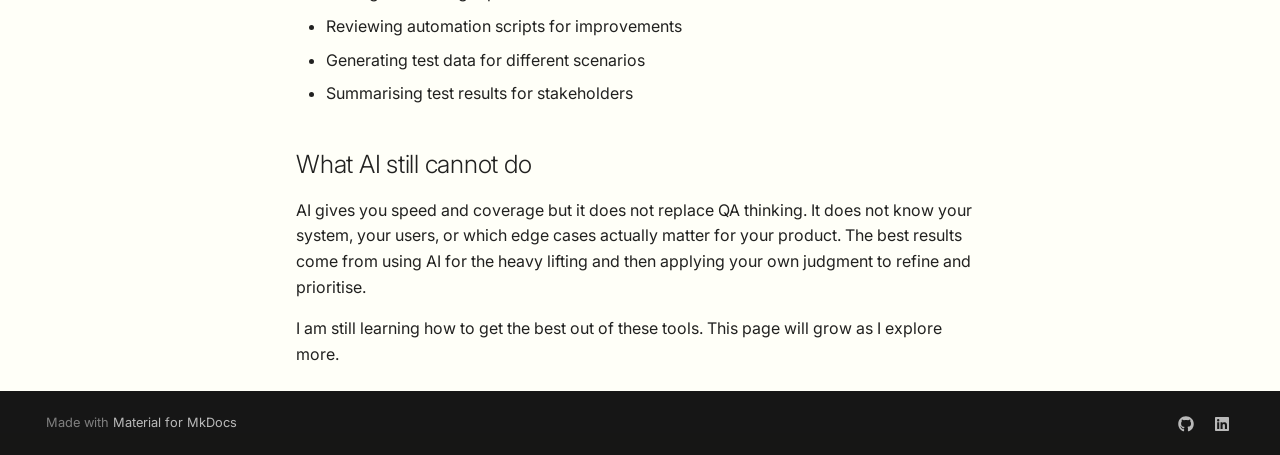
<file: ai-in-qa/overview/index.html>
<!doctype html>
<html lang="en" class="no-js">
  <head>
    
      <meta charset="utf-8">
      <meta name="viewport" content="width=device-width,initial-scale=1">
      
        <meta name="description" content="A personal study blog on QA engineering, AI-powered testing, and automation">
      
      
        <meta name="author" content="Thilangi Uththara De Silva">
      
      
        <link rel="canonical" href="https://thila98.github.io/qa-knowledge-base/ai-in-qa/overview/">
      
      
        <link rel="prev" href="../..">
      
      
        <link rel="next" href="../prompt-templates/">
      
      
        
      
      
      <link rel="icon" href="../../assets/images/favicon.png">
      <meta name="generator" content="mkdocs-1.6.1, mkdocs-material-9.7.6">
    
    
      
        <title>Overview - Thilangi's QA & AI Knowledge Base</title>
      
    
    
      <link rel="stylesheet" href="../../assets/stylesheets/main.484c7ddc.min.css">
      
        
        <link rel="stylesheet" href="../../assets/stylesheets/palette.ab4e12ef.min.css">
      
      


    
    
      
    
    
      
        
        
        <link rel="preconnect" href="https://fonts.gstatic.com" crossorigin>
        <link rel="stylesheet" href="https://fonts.googleapis.com/css?family=Inter:300,300i,400,400i,700,700i%7CJetBrains+Mono:400,400i,700,700i&display=fallback">
        <style>:root{--md-text-font:"Inter";--md-code-font:"JetBrains Mono"}</style>
      
    
    
      <link rel="stylesheet" href="../../stylesheets/extra.css">
    
    <script>__md_scope=new URL("../..",location),__md_hash=e=>[...e].reduce(((e,_)=>(e<<5)-e+_.charCodeAt(0)),0),__md_get=(e,_=localStorage,t=__md_scope)=>JSON.parse(_.getItem(t.pathname+"."+e)),__md_set=(e,_,t=localStorage,a=__md_scope)=>{try{t.setItem(a.pathname+"."+e,JSON.stringify(_))}catch(e){}}</script>
    
      

    
    
  </head>
  
  
    
    
      
    
    
    
    
    <body dir="ltr" data-md-color-scheme="default" data-md-color-primary="custom" data-md-color-accent="custom">
  
    
    <input class="md-toggle" data-md-toggle="drawer" type="checkbox" id="__drawer" autocomplete="off">
    <input class="md-toggle" data-md-toggle="search" type="checkbox" id="__search" autocomplete="off">
    <label class="md-overlay" for="__drawer"></label>
    <div data-md-component="skip">
      
        
        <a href="#ai-in-qa-overview" class="md-skip">
          Skip to content
        </a>
      
    </div>
    <div data-md-component="announce">
      
    </div>
    
    
      

  

<header class="md-header md-header--shadow md-header--lifted" data-md-component="header">
  <nav class="md-header__inner md-grid" aria-label="Header">
    <a href="../.." title="Thilangi&#39;s QA &amp; AI Knowledge Base" class="md-header__button md-logo" aria-label="Thilangi's QA & AI Knowledge Base" data-md-component="logo">
      
  
  <svg xmlns="http://www.w3.org/2000/svg" viewBox="0 0 24 24"><path d="M12 8a3 3 0 0 0 3-3 3 3 0 0 0-3-3 3 3 0 0 0-3 3 3 3 0 0 0 3 3m0 3.54C9.64 9.35 6.5 8 3 8v11c3.5 0 6.64 1.35 9 3.54 2.36-2.19 5.5-3.54 9-3.54V8c-3.5 0-6.64 1.35-9 3.54"/></svg>

    </a>
    <label class="md-header__button md-icon" for="__drawer">
      
      <svg xmlns="http://www.w3.org/2000/svg" viewBox="0 0 24 24"><path d="M3 6h18v2H3zm0 5h18v2H3zm0 5h18v2H3z"/></svg>
    </label>
    <div class="md-header__title" data-md-component="header-title">
      <div class="md-header__ellipsis">
        <div class="md-header__topic">
          <span class="md-ellipsis">
            Thilangi's QA & AI Knowledge Base
          </span>
        </div>
        <div class="md-header__topic" data-md-component="header-topic">
          <span class="md-ellipsis">
            
              Overview
            
          </span>
        </div>
      </div>
    </div>
    
      
        <form class="md-header__option" data-md-component="palette">
  
    
    
    
    <input class="md-option" data-md-color-media="" data-md-color-scheme="default" data-md-color-primary="custom" data-md-color-accent="custom"  aria-label="Switch to dark mode"  type="radio" name="__palette" id="__palette_0">
    
      <label class="md-header__button md-icon" title="Switch to dark mode" for="__palette_1" hidden>
        <svg xmlns="http://www.w3.org/2000/svg" viewBox="0 0 24 24"><path d="m17.75 4.09-2.53 1.94.91 3.06-2.63-1.81-2.63 1.81.91-3.06-2.53-1.94L12.44 4l1.06-3 1.06 3zm3.5 6.91-1.64 1.25.59 1.98-1.7-1.17-1.7 1.17.59-1.98L15.75 11l2.06-.05L18.5 9l.69 1.95zm-2.28 4.95c.83-.08 1.72 1.1 1.19 1.85-.32.45-.66.87-1.08 1.27C15.17 23 8.84 23 4.94 19.07c-3.91-3.9-3.91-10.24 0-14.14.4-.4.82-.76 1.27-1.08.75-.53 1.93.36 1.85 1.19-.27 2.86.69 5.83 2.89 8.02a9.96 9.96 0 0 0 8.02 2.89m-1.64 2.02a12.08 12.08 0 0 1-7.8-3.47c-2.17-2.19-3.33-5-3.49-7.82-2.81 3.14-2.7 7.96.31 10.98 3.02 3.01 7.84 3.12 10.98.31"/></svg>
      </label>
    
  
    
    
    
    <input class="md-option" data-md-color-media="" data-md-color-scheme="slate" data-md-color-primary="custom" data-md-color-accent="custom"  aria-label="Switch to light mode"  type="radio" name="__palette" id="__palette_1">
    
      <label class="md-header__button md-icon" title="Switch to light mode" for="__palette_0" hidden>
        <svg xmlns="http://www.w3.org/2000/svg" viewBox="0 0 24 24"><path d="M12 7a5 5 0 0 1 5 5 5 5 0 0 1-5 5 5 5 0 0 1-5-5 5 5 0 0 1 5-5m0 2a3 3 0 0 0-3 3 3 3 0 0 0 3 3 3 3 0 0 0 3-3 3 3 0 0 0-3-3m0-7 2.39 3.42C13.65 5.15 12.84 5 12 5s-1.65.15-2.39.42zM3.34 7l4.16-.35A7.2 7.2 0 0 0 5.94 8.5c-.44.74-.69 1.5-.83 2.29zm.02 10 1.76-3.77a7.131 7.131 0 0 0 2.38 4.14zM20.65 7l-1.77 3.79a7.02 7.02 0 0 0-2.38-4.15zm-.01 10-4.14.36c.59-.51 1.12-1.14 1.54-1.86.42-.73.69-1.5.83-2.29zM12 22l-2.41-3.44c.74.27 1.55.44 2.41.44.82 0 1.63-.17 2.37-.44z"/></svg>
      </label>
    
  
</form>
      
    
    
      <script>var palette=__md_get("__palette");if(palette&&palette.color){if("(prefers-color-scheme)"===palette.color.media){var media=matchMedia("(prefers-color-scheme: light)"),input=document.querySelector(media.matches?"[data-md-color-media='(prefers-color-scheme: light)']":"[data-md-color-media='(prefers-color-scheme: dark)']");palette.color.media=input.getAttribute("data-md-color-media"),palette.color.scheme=input.getAttribute("data-md-color-scheme"),palette.color.primary=input.getAttribute("data-md-color-primary"),palette.color.accent=input.getAttribute("data-md-color-accent")}for(var[key,value]of Object.entries(palette.color))document.body.setAttribute("data-md-color-"+key,value)}</script>
    
    
    
      
      
        <label class="md-header__button md-icon" for="__search">
          
          <svg xmlns="http://www.w3.org/2000/svg" viewBox="0 0 24 24"><path d="M9.5 3A6.5 6.5 0 0 1 16 9.5c0 1.61-.59 3.09-1.56 4.23l.27.27h.79l5 5-1.5 1.5-5-5v-.79l-.27-.27A6.52 6.52 0 0 1 9.5 16 6.5 6.5 0 0 1 3 9.5 6.5 6.5 0 0 1 9.5 3m0 2C7 5 5 7 5 9.5S7 14 9.5 14 14 12 14 9.5 12 5 9.5 5"/></svg>
        </label>
        <div class="md-search" data-md-component="search" role="dialog">
  <label class="md-search__overlay" for="__search"></label>
  <div class="md-search__inner" role="search">
    <form class="md-search__form" name="search">
      <input type="text" class="md-search__input" name="query" aria-label="Search" placeholder="Search" autocapitalize="off" autocorrect="off" autocomplete="off" spellcheck="false" data-md-component="search-query" required>
      <label class="md-search__icon md-icon" for="__search">
        
        <svg xmlns="http://www.w3.org/2000/svg" viewBox="0 0 24 24"><path d="M9.5 3A6.5 6.5 0 0 1 16 9.5c0 1.61-.59 3.09-1.56 4.23l.27.27h.79l5 5-1.5 1.5-5-5v-.79l-.27-.27A6.52 6.52 0 0 1 9.5 16 6.5 6.5 0 0 1 3 9.5 6.5 6.5 0 0 1 9.5 3m0 2C7 5 5 7 5 9.5S7 14 9.5 14 14 12 14 9.5 12 5 9.5 5"/></svg>
        
        <svg xmlns="http://www.w3.org/2000/svg" viewBox="0 0 24 24"><path d="M20 11v2H8l5.5 5.5-1.42 1.42L4.16 12l7.92-7.92L13.5 5.5 8 11z"/></svg>
      </label>
      <nav class="md-search__options" aria-label="Search">
        
          <a href="javascript:void(0)" class="md-search__icon md-icon" title="Share" aria-label="Share" data-clipboard data-clipboard-text="" data-md-component="search-share" tabindex="-1">
            
            <svg xmlns="http://www.w3.org/2000/svg" viewBox="0 0 24 24"><path d="M18 16.08c-.76 0-1.44.3-1.96.77L8.91 12.7c.05-.23.09-.46.09-.7s-.04-.47-.09-.7l7.05-4.11c.54.5 1.25.81 2.04.81a3 3 0 0 0 3-3 3 3 0 0 0-3-3 3 3 0 0 0-3 3c0 .24.04.47.09.7L8.04 9.81C7.5 9.31 6.79 9 6 9a3 3 0 0 0-3 3 3 3 0 0 0 3 3c.79 0 1.5-.31 2.04-.81l7.12 4.15c-.05.21-.08.43-.08.66 0 1.61 1.31 2.91 2.92 2.91s2.92-1.3 2.92-2.91A2.92 2.92 0 0 0 18 16.08"/></svg>
          </a>
        
        <button type="reset" class="md-search__icon md-icon" title="Clear" aria-label="Clear" tabindex="-1">
          
          <svg xmlns="http://www.w3.org/2000/svg" viewBox="0 0 24 24"><path d="M19 6.41 17.59 5 12 10.59 6.41 5 5 6.41 10.59 12 5 17.59 6.41 19 12 13.41 17.59 19 19 17.59 13.41 12z"/></svg>
        </button>
      </nav>
      
        <div class="md-search__suggest" data-md-component="search-suggest"></div>
      
    </form>
    <div class="md-search__output">
      <div class="md-search__scrollwrap" tabindex="0" data-md-scrollfix>
        <div class="md-search-result" data-md-component="search-result">
          <div class="md-search-result__meta">
            Initializing search
          </div>
          <ol class="md-search-result__list" role="presentation"></ol>
        </div>
      </div>
    </div>
  </div>
</div>
      
    
    
  </nav>
  
    
      
<nav class="md-tabs" aria-label="Tabs" data-md-component="tabs">
  <div class="md-grid">
    <ul class="md-tabs__list">
      
        
  
  
  
  
    <li class="md-tabs__item">
      <a href="../.." class="md-tabs__link">
        
  
  
    
  
  Home

      </a>
    </li>
  

      
        
  
  
  
    
  
  
    
    
      <li class="md-tabs__item md-tabs__item--active">
        <a href="./" class="md-tabs__link">
          
  
  
  AI in QA

        </a>
      </li>
    
  

      
        
  
  
  
  
    
    
      <li class="md-tabs__item">
        <a href="../../automation/playwright-notes/" class="md-tabs__link">
          
  
  
  Automation

        </a>
      </li>
    
  

      
        
  
  
  
  
    
    
      <li class="md-tabs__item">
        <a href="../../api-testing/postman-tips/" class="md-tabs__link">
          
  
  
  API Testing

        </a>
      </li>
    
  

      
        
  
  
  
  
    
    
      <li class="md-tabs__item">
        <a href="../../certifications/istqb-ctfl/" class="md-tabs__link">
          
  
  
  Certifications

        </a>
      </li>
    
  

      
        
  
  
  
  
    
    
      <li class="md-tabs__item">
        <a href="../../weekly-notes/week-01/" class="md-tabs__link">
          
  
  
  Weekly Notes

        </a>
      </li>
    
  

      
    </ul>
  </div>
</nav>
    
  
</header>
    
    <div class="md-container" data-md-component="container">
      
      
        
      
      <main class="md-main" data-md-component="main">
        <div class="md-main__inner md-grid">
          
            
              
              <div class="md-sidebar md-sidebar--primary" data-md-component="sidebar" data-md-type="navigation" >
                <div class="md-sidebar__scrollwrap">
                  <div class="md-sidebar__inner">
                    


  


<nav class="md-nav md-nav--primary md-nav--lifted" aria-label="Navigation" data-md-level="0">
  <label class="md-nav__title" for="__drawer">
    <a href="../.." title="Thilangi&#39;s QA &amp; AI Knowledge Base" class="md-nav__button md-logo" aria-label="Thilangi's QA & AI Knowledge Base" data-md-component="logo">
      
  
  <svg xmlns="http://www.w3.org/2000/svg" viewBox="0 0 24 24"><path d="M12 8a3 3 0 0 0 3-3 3 3 0 0 0-3-3 3 3 0 0 0-3 3 3 3 0 0 0 3 3m0 3.54C9.64 9.35 6.5 8 3 8v11c3.5 0 6.64 1.35 9 3.54 2.36-2.19 5.5-3.54 9-3.54V8c-3.5 0-6.64 1.35-9 3.54"/></svg>

    </a>
    Thilangi's QA & AI Knowledge Base
  </label>
  
  <ul class="md-nav__list" data-md-scrollfix>
    
      
      
  
  
  
  
    <li class="md-nav__item">
      <a href="../.." class="md-nav__link">
        
  
  
  <span class="md-ellipsis">
    
  
    Home
  

    
  </span>
  
  

      </a>
    </li>
  

    
      
      
  
  
    
  
  
  
    
    
    
    
      
        
        
      
      
        
      
    
    
    <li class="md-nav__item md-nav__item--active md-nav__item--section md-nav__item--nested">
      
        
        
        <input class="md-nav__toggle md-toggle " type="checkbox" id="__nav_2" checked>
        
          
          <label class="md-nav__link" for="__nav_2" id="__nav_2_label" tabindex="">
            
  
  
  <span class="md-ellipsis">
    
  
    AI in QA
  

    
  </span>
  
  

            <span class="md-nav__icon md-icon"></span>
          </label>
        
        <nav class="md-nav" data-md-level="1" aria-labelledby="__nav_2_label" aria-expanded="true">
          <label class="md-nav__title" for="__nav_2">
            <span class="md-nav__icon md-icon"></span>
            
  
    AI in QA
  

          </label>
          <ul class="md-nav__list" data-md-scrollfix>
            
              
                
  
  
    
  
  
  
    <li class="md-nav__item md-nav__item--active">
      
      <input class="md-nav__toggle md-toggle" type="checkbox" id="__toc">
      
      
        
      
      
        <label class="md-nav__link md-nav__link--active" for="__toc">
          
  
  
  <span class="md-ellipsis">
    
  
    Overview
  

    
  </span>
  
  

          <span class="md-nav__icon md-icon"></span>
        </label>
      
      <a href="./" class="md-nav__link md-nav__link--active">
        
  
  
  <span class="md-ellipsis">
    
  
    Overview
  

    
  </span>
  
  

      </a>
      
        

<nav class="md-nav md-nav--secondary" aria-label="Table of contents">
  
  
  
    
  
  
    <label class="md-nav__title" for="__toc">
      <span class="md-nav__icon md-icon"></span>
      Table of contents
    </label>
    <ul class="md-nav__list" data-md-component="toc" data-md-scrollfix>
      
        <li class="md-nav__item">
  <a href="#tools-i-have-used-or-explored" class="md-nav__link">
    <span class="md-ellipsis">
      
        Tools I have used or explored
      
    </span>
  </a>
  
</li>
      
        <li class="md-nav__item">
  <a href="#tools-i-am-researching" class="md-nav__link">
    <span class="md-ellipsis">
      
        Tools I am researching
      
    </span>
  </a>
  
</li>
      
        <li class="md-nav__item">
  <a href="#what-i-use-ai-for-in-qa" class="md-nav__link">
    <span class="md-ellipsis">
      
        What I use AI for in QA
      
    </span>
  </a>
  
</li>
      
        <li class="md-nav__item">
  <a href="#what-ai-still-cannot-do" class="md-nav__link">
    <span class="md-ellipsis">
      
        What AI still cannot do
      
    </span>
  </a>
  
</li>
      
    </ul>
  
</nav>
      
    </li>
  

              
            
              
                
  
  
  
  
    <li class="md-nav__item">
      <a href="../prompt-templates/" class="md-nav__link">
        
  
  
  <span class="md-ellipsis">
    
  
    Prompt Templates
  

    
  </span>
  
  

      </a>
    </li>
  

              
            
              
                
  
  
  
  
    <li class="md-nav__item">
      <a href="../tools/" class="md-nav__link">
        
  
  
  <span class="md-ellipsis">
    
  
    Tools
  

    
  </span>
  
  

      </a>
    </li>
  

              
            
          </ul>
        </nav>
      
    </li>
  

    
      
      
  
  
  
  
    
    
    
    
      
      
        
      
    
    
    <li class="md-nav__item md-nav__item--nested">
      
        
        
          
        
        <input class="md-nav__toggle md-toggle md-toggle--indeterminate" type="checkbox" id="__nav_3" >
        
          
          <label class="md-nav__link" for="__nav_3" id="__nav_3_label" tabindex="0">
            
  
  
  <span class="md-ellipsis">
    
  
    Automation
  

    
  </span>
  
  

            <span class="md-nav__icon md-icon"></span>
          </label>
        
        <nav class="md-nav" data-md-level="1" aria-labelledby="__nav_3_label" aria-expanded="false">
          <label class="md-nav__title" for="__nav_3">
            <span class="md-nav__icon md-icon"></span>
            
  
    Automation
  

          </label>
          <ul class="md-nav__list" data-md-scrollfix>
            
              
                
  
  
  
  
    <li class="md-nav__item">
      <a href="../../automation/playwright-notes/" class="md-nav__link">
        
  
  
  <span class="md-ellipsis">
    
  
    Playwright Notes
  

    
  </span>
  
  

      </a>
    </li>
  

              
            
              
                
  
  
  
  
    <li class="md-nav__item">
      <a href="../../automation/pytest-notes/" class="md-nav__link">
        
  
  
  <span class="md-ellipsis">
    
  
    Pytest Notes
  

    
  </span>
  
  

      </a>
    </li>
  

              
            
          </ul>
        </nav>
      
    </li>
  

    
      
      
  
  
  
  
    
    
    
    
      
      
        
      
    
    
    <li class="md-nav__item md-nav__item--nested">
      
        
        
          
        
        <input class="md-nav__toggle md-toggle md-toggle--indeterminate" type="checkbox" id="__nav_4" >
        
          
          <label class="md-nav__link" for="__nav_4" id="__nav_4_label" tabindex="0">
            
  
  
  <span class="md-ellipsis">
    
  
    API Testing
  

    
  </span>
  
  

            <span class="md-nav__icon md-icon"></span>
          </label>
        
        <nav class="md-nav" data-md-level="1" aria-labelledby="__nav_4_label" aria-expanded="false">
          <label class="md-nav__title" for="__nav_4">
            <span class="md-nav__icon md-icon"></span>
            
  
    API Testing
  

          </label>
          <ul class="md-nav__list" data-md-scrollfix>
            
              
                
  
  
  
  
    <li class="md-nav__item">
      <a href="../../api-testing/postman-tips/" class="md-nav__link">
        
  
  
  <span class="md-ellipsis">
    
  
    Postman Tips
  

    
  </span>
  
  

      </a>
    </li>
  

              
            
              
                
  
  
  
  
    <li class="md-nav__item">
      <a href="../../api-testing/rest-api-notes/" class="md-nav__link">
        
  
  
  <span class="md-ellipsis">
    
  
    REST API Notes
  

    
  </span>
  
  

      </a>
    </li>
  

              
            
          </ul>
        </nav>
      
    </li>
  

    
      
      
  
  
  
  
    
    
    
    
      
      
        
      
    
    
    <li class="md-nav__item md-nav__item--nested">
      
        
        
          
        
        <input class="md-nav__toggle md-toggle md-toggle--indeterminate" type="checkbox" id="__nav_5" >
        
          
          <label class="md-nav__link" for="__nav_5" id="__nav_5_label" tabindex="0">
            
  
  
  <span class="md-ellipsis">
    
  
    Certifications
  

    
  </span>
  
  

            <span class="md-nav__icon md-icon"></span>
          </label>
        
        <nav class="md-nav" data-md-level="1" aria-labelledby="__nav_5_label" aria-expanded="false">
          <label class="md-nav__title" for="__nav_5">
            <span class="md-nav__icon md-icon"></span>
            
  
    Certifications
  

          </label>
          <ul class="md-nav__list" data-md-scrollfix>
            
              
                
  
  
  
  
    <li class="md-nav__item">
      <a href="../../certifications/istqb-ctfl/" class="md-nav__link">
        
  
  
  <span class="md-ellipsis">
    
  
    ISTQB CTFL
  

    
  </span>
  
  

      </a>
    </li>
  

              
            
              
                
  
  
  
  
    <li class="md-nav__item">
      <a href="../../certifications/roadmap/" class="md-nav__link">
        
  
  
  <span class="md-ellipsis">
    
  
    My Roadmap
  

    
  </span>
  
  

      </a>
    </li>
  

              
            
          </ul>
        </nav>
      
    </li>
  

    
      
      
  
  
  
  
    
    
    
    
      
      
        
      
    
    
    <li class="md-nav__item md-nav__item--nested">
      
        
        
          
        
        <input class="md-nav__toggle md-toggle md-toggle--indeterminate" type="checkbox" id="__nav_6" >
        
          
          <label class="md-nav__link" for="__nav_6" id="__nav_6_label" tabindex="0">
            
  
  
  <span class="md-ellipsis">
    
  
    Weekly Notes
  

    
  </span>
  
  

            <span class="md-nav__icon md-icon"></span>
          </label>
        
        <nav class="md-nav" data-md-level="1" aria-labelledby="__nav_6_label" aria-expanded="false">
          <label class="md-nav__title" for="__nav_6">
            <span class="md-nav__icon md-icon"></span>
            
  
    Weekly Notes
  

          </label>
          <ul class="md-nav__list" data-md-scrollfix>
            
              
                
  
  
  
  
    <li class="md-nav__item">
      <a href="../../weekly-notes/week-01/" class="md-nav__link">
        
  
  
  <span class="md-ellipsis">
    
  
    Week 01 - July 2026
  

    
  </span>
  
  

      </a>
    </li>
  

              
            
          </ul>
        </nav>
      
    </li>
  

    
  </ul>
</nav>
                  </div>
                </div>
              </div>
            
            
              
              <div class="md-sidebar md-sidebar--secondary" data-md-component="sidebar" data-md-type="toc" >
                <div class="md-sidebar__scrollwrap">
                  <div class="md-sidebar__inner">
                    

<nav class="md-nav md-nav--secondary" aria-label="Table of contents">
  
  
  
    
  
  
    <label class="md-nav__title" for="__toc">
      <span class="md-nav__icon md-icon"></span>
      Table of contents
    </label>
    <ul class="md-nav__list" data-md-component="toc" data-md-scrollfix>
      
        <li class="md-nav__item">
  <a href="#tools-i-have-used-or-explored" class="md-nav__link">
    <span class="md-ellipsis">
      
        Tools I have used or explored
      
    </span>
  </a>
  
</li>
      
        <li class="md-nav__item">
  <a href="#tools-i-am-researching" class="md-nav__link">
    <span class="md-ellipsis">
      
        Tools I am researching
      
    </span>
  </a>
  
</li>
      
        <li class="md-nav__item">
  <a href="#what-i-use-ai-for-in-qa" class="md-nav__link">
    <span class="md-ellipsis">
      
        What I use AI for in QA
      
    </span>
  </a>
  
</li>
      
        <li class="md-nav__item">
  <a href="#what-ai-still-cannot-do" class="md-nav__link">
    <span class="md-ellipsis">
      
        What AI still cannot do
      
    </span>
  </a>
  
</li>
      
    </ul>
  
</nav>
                  </div>
                </div>
              </div>
            
          
          
            <div class="md-content" data-md-component="content">
              
              <article class="md-content__inner md-typeset">
                
                  



<h1 id="ai-in-qa-overview">AI in QA - Overview<a class="headerlink" href="#ai-in-qa-overview" title="Permanent link">&para;</a></h1>
<p>AI is changing how we test software. This is my personal notes page on what I have explored so far and what I am still learning. I update this as I go.</p>
<h2 id="tools-i-have-used-or-explored">Tools I have used or explored<a class="headerlink" href="#tools-i-have-used-or-explored" title="Permanent link">&para;</a></h2>
<p><strong>Claude AI (Anthropic)</strong>
My main AI tool right now. I use it to generate test cases, analyse requirements, write bug reports, and review test scripts. I also built an AI Test Case Generator project using the Claude API - it takes a feature description and returns structured test cases covering functional, negative, boundary, security, UI and integration scenarios in seconds.</p>
<p><strong>ChatGPT (OpenAI)</strong>
I use ChatGPT for general QA tasks like brainstorming test scenarios, explaining concepts, and drafting test documentation when I need a second opinion or a different angle.</p>
<p><strong>GitHub Copilot</strong>
Tried this for writing test automation scripts. It suggests code as you type which speeds up writing repetitive test code. Useful when writing pytest tests and API test frameworks.</p>
<p><strong>Cursor</strong>
An AI powered code editor. Similar to GitHub Copilot but more conversational - you can ask it to write, fix, or explain code inline. I have been exploring it for automation work.</p>
<p><strong>Hermes AI Agents</strong>
We use Hermes at Sopify.AI as part of our infrastructure. It is an AI agent system that handles automated workflows and tasks across the product pipeline.</p>
<p><strong>Make.com with AI nodes</strong>
At Farmers District 46 I build automation workflows using Make.com. It now supports AI nodes which means you can add AI steps inside your automation flows - for example summarising data or making decisions based on content.</p>
<p><strong>Mabl</strong>
An AI native test automation platform. Currently studying this through Mabl University. It uses AI to create, maintain and run tests with minimal manual scripting. Great for teams who want automation without heavy coding.</p>
<p><strong>Applitools</strong>
An AI powered visual testing tool. It uses AI to compare screenshots and detect visual differences that traditional assertions miss. I explored this through Test Automation University.</p>
<h2 id="tools-i-am-researching">Tools I am researching<a class="headerlink" href="#tools-i-am-researching" title="Permanent link">&para;</a></h2>
<p>There are a lot of AI testing tools emerging right now. Some I am actively looking into:</p>
<ul>
<li><strong>Testim</strong> - AI powered test creation and self healing tests</li>
<li><strong>Functionize</strong> - NLP based test automation</li>
<li><strong>Reflect</strong> - no code AI test automation for web apps</li>
<li><strong>Katalon AI features</strong> - AI capabilities being added to Katalon Studio</li>
<li><strong>Playwright AI integrations</strong> - community tools connecting Playwright with AI models</li>
<li><strong>LambdaTest KaneAI</strong> - AI native test automation platform</li>
</ul>
<h2 id="what-i-use-ai-for-in-qa">What I use AI for in QA<a class="headerlink" href="#what-i-use-ai-for-in-qa" title="Permanent link">&para;</a></h2>
<ul>
<li>Generating first draft test cases for a new feature</li>
<li>Identifying gaps in requirements before testing starts</li>
<li>Writing clearer bug reports faster</li>
<li>Reviewing automation scripts for improvements</li>
<li>Generating test data for different scenarios</li>
<li>Summarising test results for stakeholders</li>
</ul>
<h2 id="what-ai-still-cannot-do">What AI still cannot do<a class="headerlink" href="#what-ai-still-cannot-do" title="Permanent link">&para;</a></h2>
<p>AI gives you speed and coverage but it does not replace QA thinking. It does not know your system, your users, or which edge cases actually matter for your product. The best results come from using AI for the heavy lifting and then applying your own judgment to refine and prioritise.</p>
<p>I am still learning how to get the best out of these tools. This page will grow as I explore more.</p>












                
              </article>
            </div>
          
          
<script>var target=document.getElementById(location.hash.slice(1));target&&target.name&&(target.checked=target.name.startsWith("__tabbed_"))</script>
        </div>
        
          <button type="button" class="md-top md-icon" data-md-component="top" hidden>
  
  <svg xmlns="http://www.w3.org/2000/svg" viewBox="0 0 24 24"><path d="M13 20h-2V8l-5.5 5.5-1.42-1.42L12 4.16l7.92 7.92-1.42 1.42L13 8z"/></svg>
  Back to top
</button>
        
      </main>
      
        <footer class="md-footer">
  
  <div class="md-footer-meta md-typeset">
    <div class="md-footer-meta__inner md-grid">
      <div class="md-copyright">
  
  
    Made with
    <a href="https://squidfunk.github.io/mkdocs-material/" target="_blank" rel="noopener">
      Material for MkDocs
    </a>
  
</div>
      
        
<div class="md-social">
  
    
    
    
    
    <a href="https://github.com/thila98" target="_blank" rel="noopener" title="GitHub" class="md-social__link">
      <svg xmlns="http://www.w3.org/2000/svg" viewBox="0 0 512 512"><!--! Font Awesome Free 7.1.0 by @fontawesome - https://fontawesome.com License - https://fontawesome.com/license/free (Icons: CC BY 4.0, Fonts: SIL OFL 1.1, Code: MIT License) Copyright 2025 Fonticons, Inc.--><path d="M173.9 397.4c0 2-2.3 3.6-5.2 3.6-3.3.3-5.6-1.3-5.6-3.6 0-2 2.3-3.6 5.2-3.6 3-.3 5.6 1.3 5.6 3.6m-31.1-4.5c-.7 2 1.3 4.3 4.3 4.9 2.6 1 5.6 0 6.2-2s-1.3-4.3-4.3-5.2c-2.6-.7-5.5.3-6.2 2.3m44.2-1.7c-2.9.7-4.9 2.6-4.6 4.9.3 2 2.9 3.3 5.9 2.6 2.9-.7 4.9-2.6 4.6-4.6-.3-1.9-3-3.2-5.9-2.9M252.8 8C114.1 8 8 113.3 8 252c0 110.9 69.8 205.8 169.5 239.2 12.8 2.3 17.3-5.6 17.3-12.1 0-6.2-.3-40.4-.3-61.4 0 0-70 15-84.7-29.8 0 0-11.4-29.1-27.8-36.6 0 0-22.9-15.7 1.6-15.4 0 0 24.9 2 38.6 25.8 21.9 38.6 58.6 27.5 72.9 20.9 2.3-16 8.8-27.1 16-33.7-55.9-6.2-112.3-14.3-112.3-110.5 0-27.5 7.6-41.3 23.6-58.9-2.6-6.5-11.1-33.3 2.6-67.9 20.9-6.5 69 27 69 27 20-5.6 41.5-8.5 62.8-8.5s42.8 2.9 62.8 8.5c0 0 48.1-33.6 69-27 13.7 34.7 5.2 61.4 2.6 67.9 16 17.7 25.8 31.5 25.8 58.9 0 96.5-58.9 104.2-114.8 110.5 9.2 7.9 17 22.9 17 46.4 0 33.7-.3 75.4-.3 83.6 0 6.5 4.6 14.4 17.3 12.1C436.2 457.8 504 362.9 504 252 504 113.3 391.5 8 252.8 8M105.2 352.9c-1.3 1-1 3.3.7 5.2 1.6 1.6 3.9 2.3 5.2 1 1.3-1 1-3.3-.7-5.2-1.6-1.6-3.9-2.3-5.2-1m-10.8-8.1c-.7 1.3.3 2.9 2.3 3.9 1.6 1 3.6.7 4.3-.7.7-1.3-.3-2.9-2.3-3.9-2-.6-3.6-.3-4.3.7m32.4 35.6c-1.6 1.3-1 4.3 1.3 6.2 2.3 2.3 5.2 2.6 6.5 1 1.3-1.3.7-4.3-1.3-6.2-2.2-2.3-5.2-2.6-6.5-1m-11.4-14.7c-1.6 1-1.6 3.6 0 5.9s4.3 3.3 5.6 2.3c1.6-1.3 1.6-3.9 0-6.2-1.4-2.3-4-3.3-5.6-2"/></svg>
    </a>
  
    
    
    
    
    <a href="https://www.linkedin.com/in/thilangi-de-silva-66bb0b190/" target="_blank" rel="noopener" title="LinkedIn" class="md-social__link">
      <svg xmlns="http://www.w3.org/2000/svg" viewBox="0 0 448 512"><!--! Font Awesome Free 7.1.0 by @fontawesome - https://fontawesome.com License - https://fontawesome.com/license/free (Icons: CC BY 4.0, Fonts: SIL OFL 1.1, Code: MIT License) Copyright 2025 Fonticons, Inc.--><path d="M416 32H31.9C14.3 32 0 46.5 0 64.3v383.4C0 465.5 14.3 480 31.9 480H416c17.6 0 32-14.5 32-32.3V64.3c0-17.8-14.4-32.3-32-32.3M135.4 416H69V202.2h66.5V416zM102.2 96a38.5 38.5 0 1 1 0 77 38.5 38.5 0 1 1 0-77m282.1 320h-66.4V312c0-24.8-.5-56.7-34.5-56.7-34.6 0-39.9 27-39.9 54.9V416h-66.4V202.2h63.7v29.2h.9c8.9-16.8 30.6-34.5 62.9-34.5 67.2 0 79.7 44.3 79.7 101.9z"/></svg>
    </a>
  
</div>
      
    </div>
  </div>
</footer>
      
    </div>
    <div class="md-dialog" data-md-component="dialog">
      <div class="md-dialog__inner md-typeset"></div>
    </div>
    
    
    
      
      
      <script id="__config" type="application/json">{"annotate": null, "base": "../..", "features": ["navigation.tabs", "navigation.tabs.sticky", "navigation.sections", "navigation.expand", "navigation.top", "search.highlight", "search.suggest", "search.share", "toc.follow", "content.code.copy", "content.code.annotate"], "search": "../../assets/javascripts/workers/search.2c215733.min.js", "tags": null, "translations": {"clipboard.copied": "Copied to clipboard", "clipboard.copy": "Copy to clipboard", "search.result.more.one": "1 more on this page", "search.result.more.other": "# more on this page", "search.result.none": "No matching documents", "search.result.one": "1 matching document", "search.result.other": "# matching documents", "search.result.placeholder": "Type to start searching", "search.result.term.missing": "Missing", "select.version": "Select version"}, "version": null}</script>
    
    
      <script src="../../assets/javascripts/bundle.79ae519e.min.js"></script>
      
    
  </body>
</html>
</file>
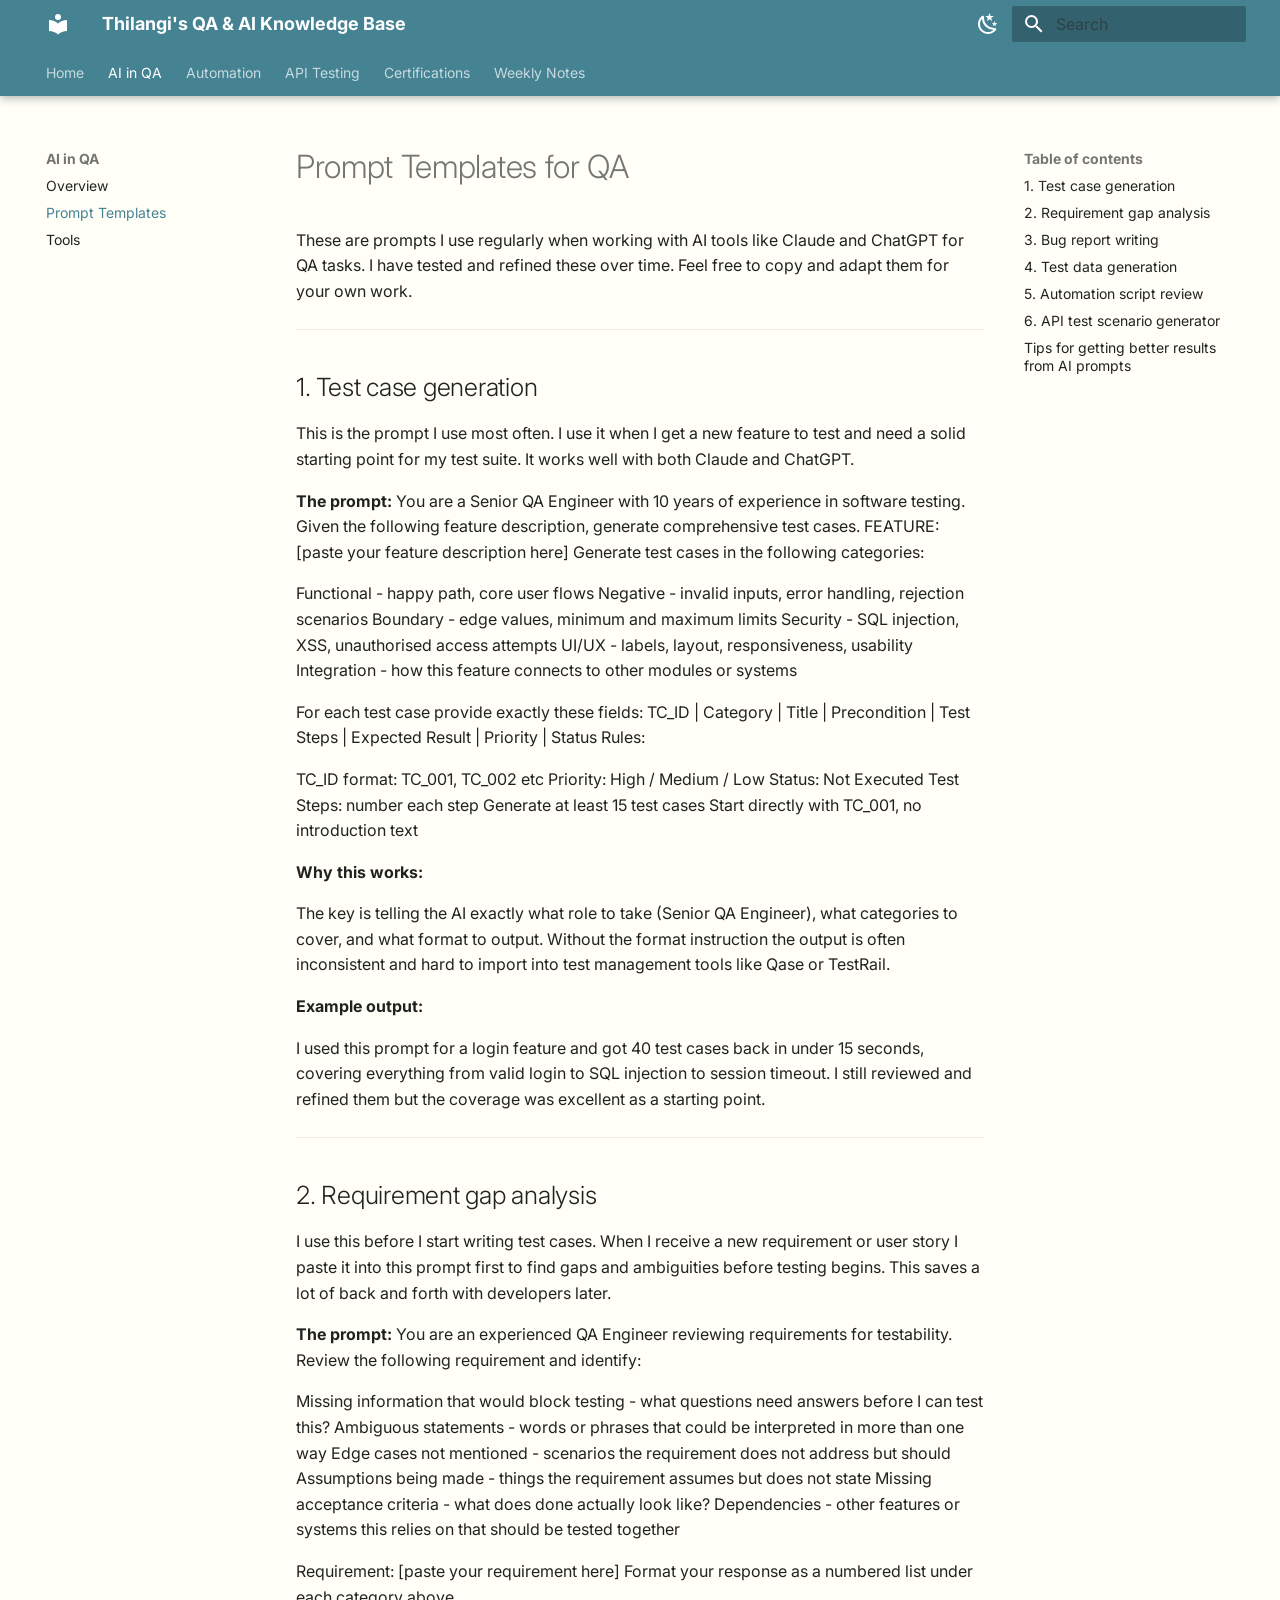
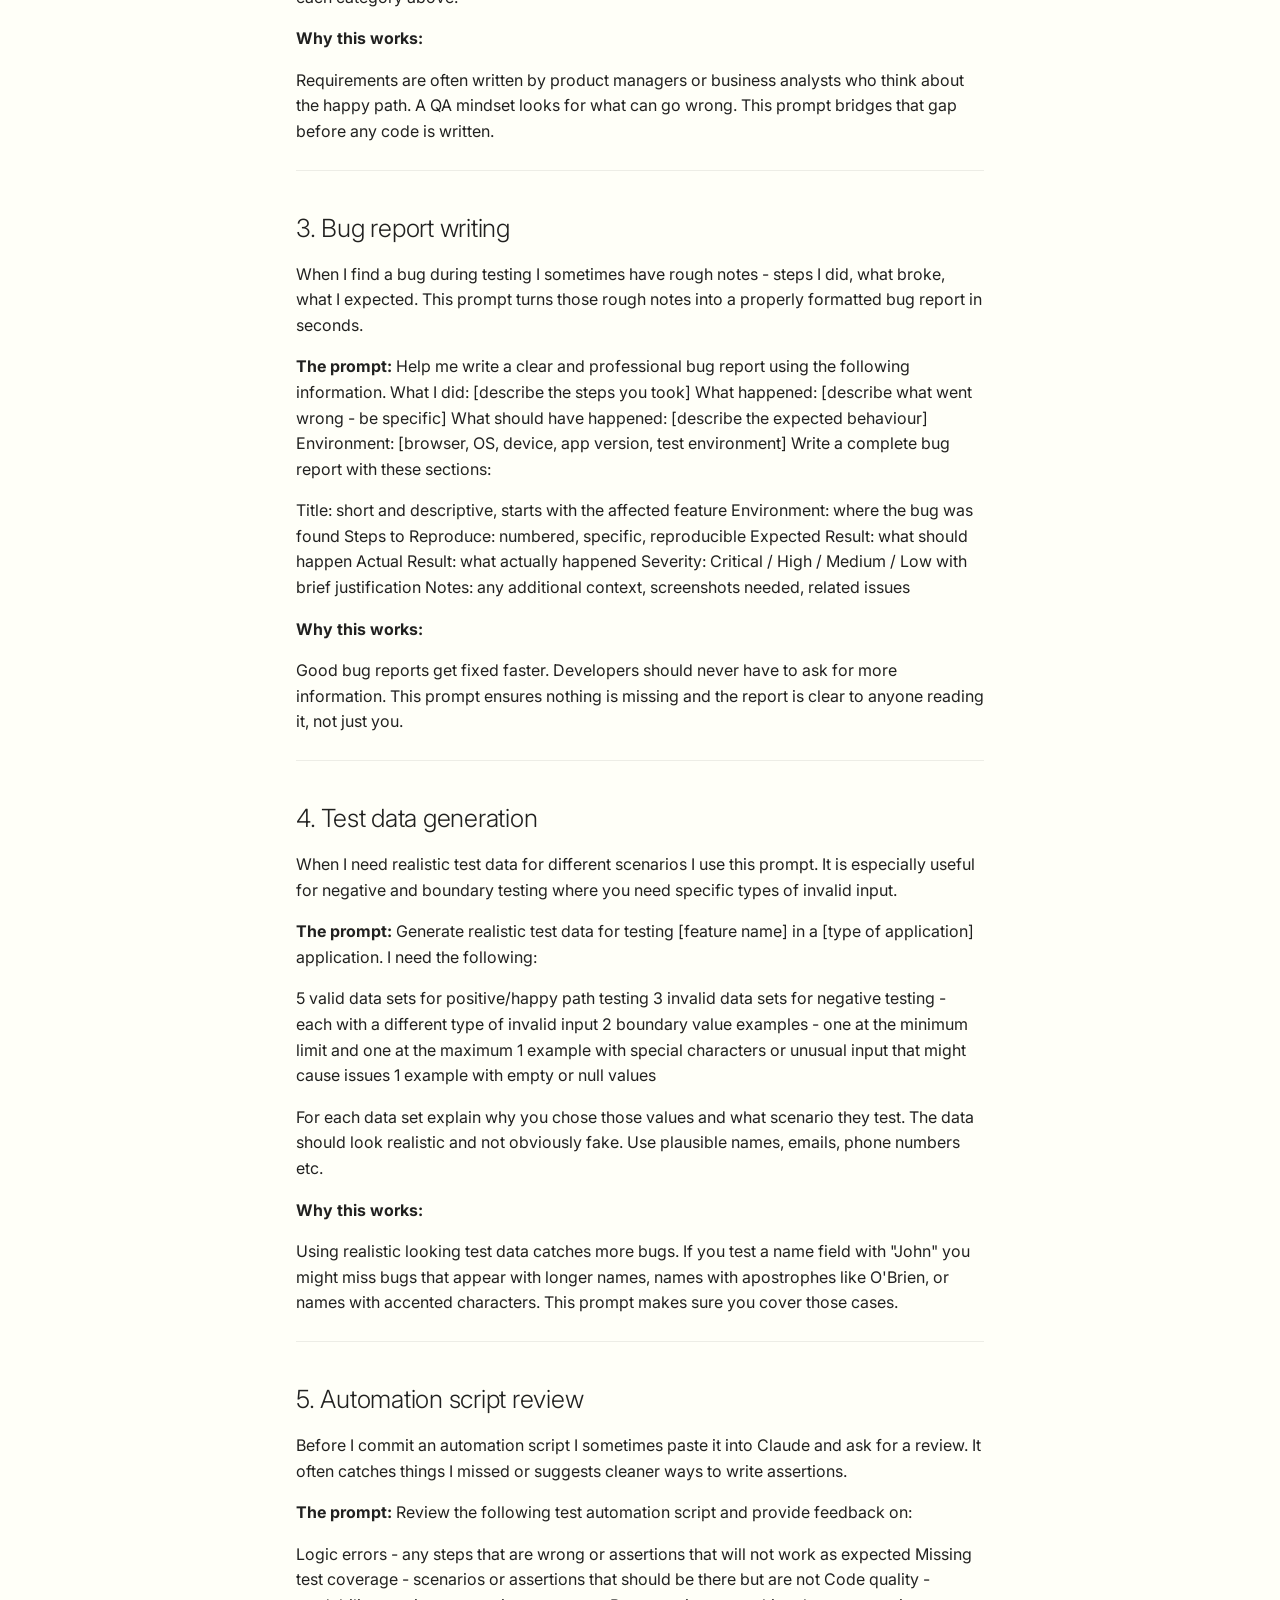
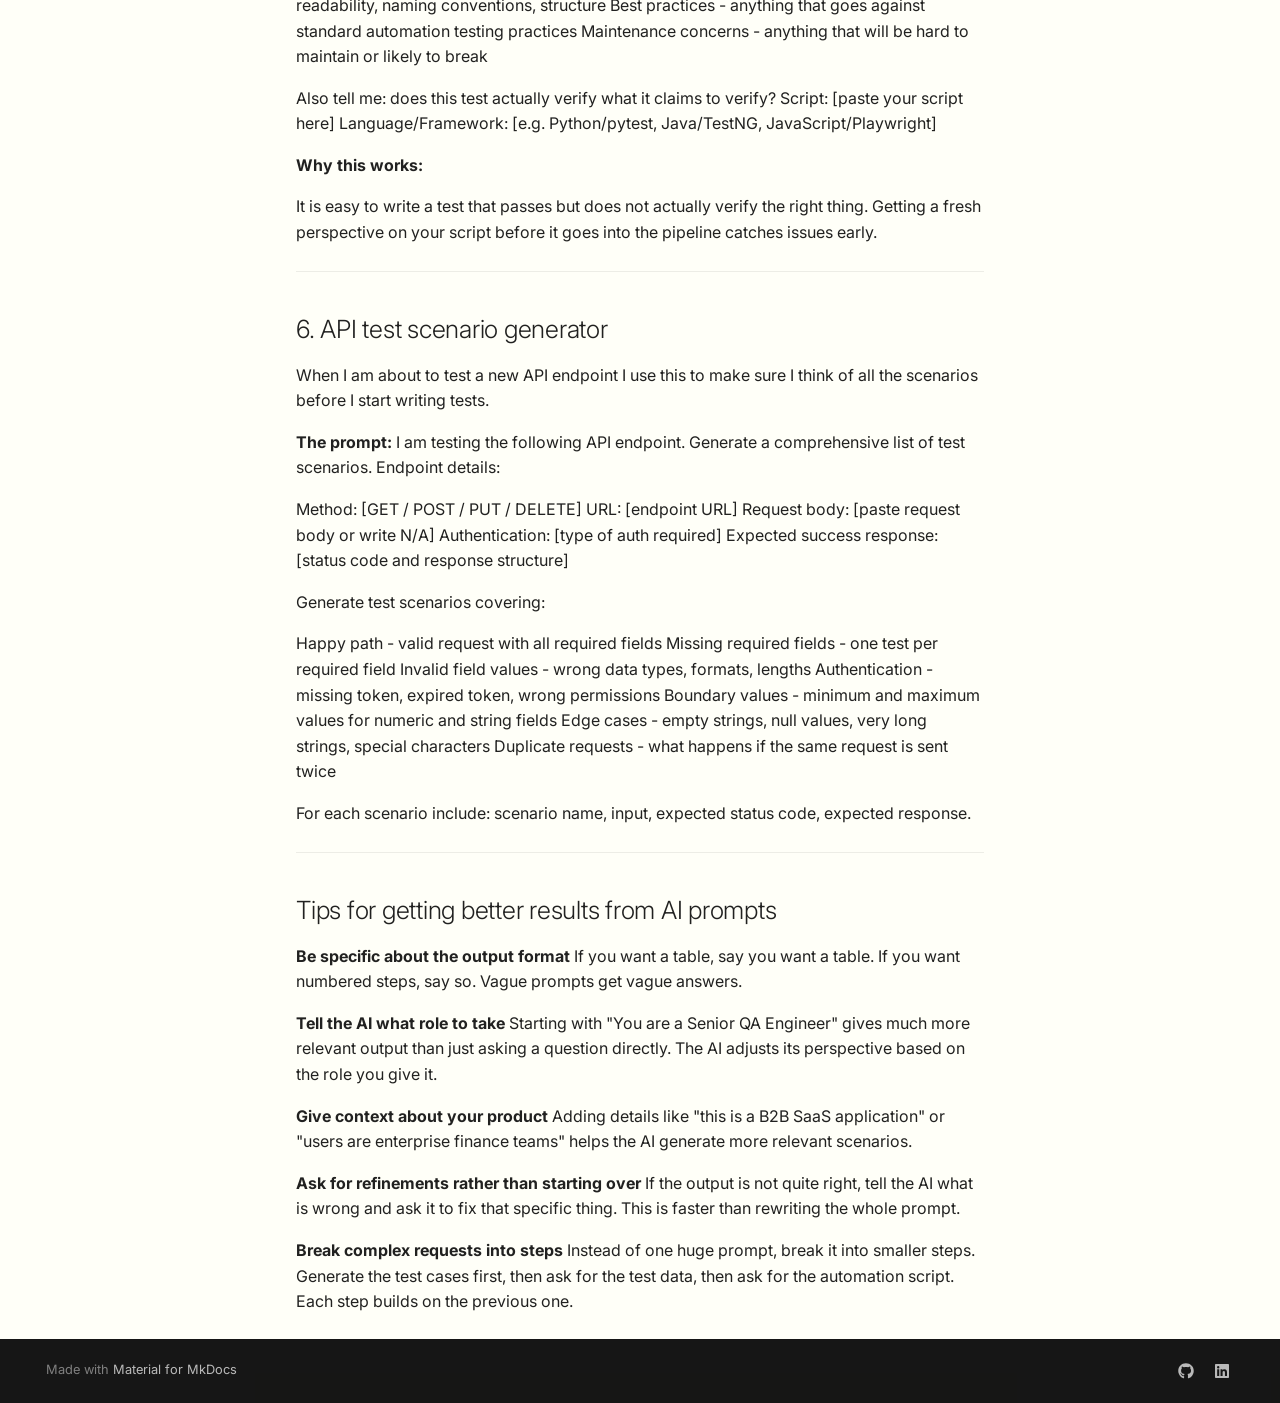
<file: ai-in-qa/prompt-templates/index.html>
<!doctype html>
<html lang="en" class="no-js">
  <head>
    
      <meta charset="utf-8">
      <meta name="viewport" content="width=device-width,initial-scale=1">
      
        <meta name="description" content="A personal study blog on QA engineering, AI-powered testing, and automation">
      
      
        <meta name="author" content="Thilangi Uththara De Silva">
      
      
        <link rel="canonical" href="https://thila98.github.io/qa-knowledge-base/ai-in-qa/prompt-templates/">
      
      
        <link rel="prev" href="../overview/">
      
      
        <link rel="next" href="../tools/">
      
      
        
      
      
      <link rel="icon" href="../../assets/images/favicon.png">
      <meta name="generator" content="mkdocs-1.6.1, mkdocs-material-9.7.6">
    
    
      
        <title>Prompt Templates - Thilangi's QA & AI Knowledge Base</title>
      
    
    
      <link rel="stylesheet" href="../../assets/stylesheets/main.484c7ddc.min.css">
      
        
        <link rel="stylesheet" href="../../assets/stylesheets/palette.ab4e12ef.min.css">
      
      


    
    
      
    
    
      
        
        
        <link rel="preconnect" href="https://fonts.gstatic.com" crossorigin>
        <link rel="stylesheet" href="https://fonts.googleapis.com/css?family=Inter:300,300i,400,400i,700,700i%7CJetBrains+Mono:400,400i,700,700i&display=fallback">
        <style>:root{--md-text-font:"Inter";--md-code-font:"JetBrains Mono"}</style>
      
    
    
      <link rel="stylesheet" href="../../stylesheets/extra.css">
    
    <script>__md_scope=new URL("../..",location),__md_hash=e=>[...e].reduce(((e,_)=>(e<<5)-e+_.charCodeAt(0)),0),__md_get=(e,_=localStorage,t=__md_scope)=>JSON.parse(_.getItem(t.pathname+"."+e)),__md_set=(e,_,t=localStorage,a=__md_scope)=>{try{t.setItem(a.pathname+"."+e,JSON.stringify(_))}catch(e){}}</script>
    
      

    
    
  </head>
  
  
    
    
      
    
    
    
    
    <body dir="ltr" data-md-color-scheme="default" data-md-color-primary="custom" data-md-color-accent="custom">
  
    
    <input class="md-toggle" data-md-toggle="drawer" type="checkbox" id="__drawer" autocomplete="off">
    <input class="md-toggle" data-md-toggle="search" type="checkbox" id="__search" autocomplete="off">
    <label class="md-overlay" for="__drawer"></label>
    <div data-md-component="skip">
      
        
        <a href="#prompt-templates-for-qa" class="md-skip">
          Skip to content
        </a>
      
    </div>
    <div data-md-component="announce">
      
    </div>
    
    
      

  

<header class="md-header md-header--shadow md-header--lifted" data-md-component="header">
  <nav class="md-header__inner md-grid" aria-label="Header">
    <a href="../.." title="Thilangi&#39;s QA &amp; AI Knowledge Base" class="md-header__button md-logo" aria-label="Thilangi's QA & AI Knowledge Base" data-md-component="logo">
      
  
  <svg xmlns="http://www.w3.org/2000/svg" viewBox="0 0 24 24"><path d="M12 8a3 3 0 0 0 3-3 3 3 0 0 0-3-3 3 3 0 0 0-3 3 3 3 0 0 0 3 3m0 3.54C9.64 9.35 6.5 8 3 8v11c3.5 0 6.64 1.35 9 3.54 2.36-2.19 5.5-3.54 9-3.54V8c-3.5 0-6.64 1.35-9 3.54"/></svg>

    </a>
    <label class="md-header__button md-icon" for="__drawer">
      
      <svg xmlns="http://www.w3.org/2000/svg" viewBox="0 0 24 24"><path d="M3 6h18v2H3zm0 5h18v2H3zm0 5h18v2H3z"/></svg>
    </label>
    <div class="md-header__title" data-md-component="header-title">
      <div class="md-header__ellipsis">
        <div class="md-header__topic">
          <span class="md-ellipsis">
            Thilangi's QA & AI Knowledge Base
          </span>
        </div>
        <div class="md-header__topic" data-md-component="header-topic">
          <span class="md-ellipsis">
            
              Prompt Templates
            
          </span>
        </div>
      </div>
    </div>
    
      
        <form class="md-header__option" data-md-component="palette">
  
    
    
    
    <input class="md-option" data-md-color-media="" data-md-color-scheme="default" data-md-color-primary="custom" data-md-color-accent="custom"  aria-label="Switch to dark mode"  type="radio" name="__palette" id="__palette_0">
    
      <label class="md-header__button md-icon" title="Switch to dark mode" for="__palette_1" hidden>
        <svg xmlns="http://www.w3.org/2000/svg" viewBox="0 0 24 24"><path d="m17.75 4.09-2.53 1.94.91 3.06-2.63-1.81-2.63 1.81.91-3.06-2.53-1.94L12.44 4l1.06-3 1.06 3zm3.5 6.91-1.64 1.25.59 1.98-1.7-1.17-1.7 1.17.59-1.98L15.75 11l2.06-.05L18.5 9l.69 1.95zm-2.28 4.95c.83-.08 1.72 1.1 1.19 1.85-.32.45-.66.87-1.08 1.27C15.17 23 8.84 23 4.94 19.07c-3.91-3.9-3.91-10.24 0-14.14.4-.4.82-.76 1.27-1.08.75-.53 1.93.36 1.85 1.19-.27 2.86.69 5.83 2.89 8.02a9.96 9.96 0 0 0 8.02 2.89m-1.64 2.02a12.08 12.08 0 0 1-7.8-3.47c-2.17-2.19-3.33-5-3.49-7.82-2.81 3.14-2.7 7.96.31 10.98 3.02 3.01 7.84 3.12 10.98.31"/></svg>
      </label>
    
  
    
    
    
    <input class="md-option" data-md-color-media="" data-md-color-scheme="slate" data-md-color-primary="custom" data-md-color-accent="custom"  aria-label="Switch to light mode"  type="radio" name="__palette" id="__palette_1">
    
      <label class="md-header__button md-icon" title="Switch to light mode" for="__palette_0" hidden>
        <svg xmlns="http://www.w3.org/2000/svg" viewBox="0 0 24 24"><path d="M12 7a5 5 0 0 1 5 5 5 5 0 0 1-5 5 5 5 0 0 1-5-5 5 5 0 0 1 5-5m0 2a3 3 0 0 0-3 3 3 3 0 0 0 3 3 3 3 0 0 0 3-3 3 3 0 0 0-3-3m0-7 2.39 3.42C13.65 5.15 12.84 5 12 5s-1.65.15-2.39.42zM3.34 7l4.16-.35A7.2 7.2 0 0 0 5.94 8.5c-.44.74-.69 1.5-.83 2.29zm.02 10 1.76-3.77a7.131 7.131 0 0 0 2.38 4.14zM20.65 7l-1.77 3.79a7.02 7.02 0 0 0-2.38-4.15zm-.01 10-4.14.36c.59-.51 1.12-1.14 1.54-1.86.42-.73.69-1.5.83-2.29zM12 22l-2.41-3.44c.74.27 1.55.44 2.41.44.82 0 1.63-.17 2.37-.44z"/></svg>
      </label>
    
  
</form>
      
    
    
      <script>var palette=__md_get("__palette");if(palette&&palette.color){if("(prefers-color-scheme)"===palette.color.media){var media=matchMedia("(prefers-color-scheme: light)"),input=document.querySelector(media.matches?"[data-md-color-media='(prefers-color-scheme: light)']":"[data-md-color-media='(prefers-color-scheme: dark)']");palette.color.media=input.getAttribute("data-md-color-media"),palette.color.scheme=input.getAttribute("data-md-color-scheme"),palette.color.primary=input.getAttribute("data-md-color-primary"),palette.color.accent=input.getAttribute("data-md-color-accent")}for(var[key,value]of Object.entries(palette.color))document.body.setAttribute("data-md-color-"+key,value)}</script>
    
    
    
      
      
        <label class="md-header__button md-icon" for="__search">
          
          <svg xmlns="http://www.w3.org/2000/svg" viewBox="0 0 24 24"><path d="M9.5 3A6.5 6.5 0 0 1 16 9.5c0 1.61-.59 3.09-1.56 4.23l.27.27h.79l5 5-1.5 1.5-5-5v-.79l-.27-.27A6.52 6.52 0 0 1 9.5 16 6.5 6.5 0 0 1 3 9.5 6.5 6.5 0 0 1 9.5 3m0 2C7 5 5 7 5 9.5S7 14 9.5 14 14 12 14 9.5 12 5 9.5 5"/></svg>
        </label>
        <div class="md-search" data-md-component="search" role="dialog">
  <label class="md-search__overlay" for="__search"></label>
  <div class="md-search__inner" role="search">
    <form class="md-search__form" name="search">
      <input type="text" class="md-search__input" name="query" aria-label="Search" placeholder="Search" autocapitalize="off" autocorrect="off" autocomplete="off" spellcheck="false" data-md-component="search-query" required>
      <label class="md-search__icon md-icon" for="__search">
        
        <svg xmlns="http://www.w3.org/2000/svg" viewBox="0 0 24 24"><path d="M9.5 3A6.5 6.5 0 0 1 16 9.5c0 1.61-.59 3.09-1.56 4.23l.27.27h.79l5 5-1.5 1.5-5-5v-.79l-.27-.27A6.52 6.52 0 0 1 9.5 16 6.5 6.5 0 0 1 3 9.5 6.5 6.5 0 0 1 9.5 3m0 2C7 5 5 7 5 9.5S7 14 9.5 14 14 12 14 9.5 12 5 9.5 5"/></svg>
        
        <svg xmlns="http://www.w3.org/2000/svg" viewBox="0 0 24 24"><path d="M20 11v2H8l5.5 5.5-1.42 1.42L4.16 12l7.92-7.92L13.5 5.5 8 11z"/></svg>
      </label>
      <nav class="md-search__options" aria-label="Search">
        
          <a href="javascript:void(0)" class="md-search__icon md-icon" title="Share" aria-label="Share" data-clipboard data-clipboard-text="" data-md-component="search-share" tabindex="-1">
            
            <svg xmlns="http://www.w3.org/2000/svg" viewBox="0 0 24 24"><path d="M18 16.08c-.76 0-1.44.3-1.96.77L8.91 12.7c.05-.23.09-.46.09-.7s-.04-.47-.09-.7l7.05-4.11c.54.5 1.25.81 2.04.81a3 3 0 0 0 3-3 3 3 0 0 0-3-3 3 3 0 0 0-3 3c0 .24.04.47.09.7L8.04 9.81C7.5 9.31 6.79 9 6 9a3 3 0 0 0-3 3 3 3 0 0 0 3 3c.79 0 1.5-.31 2.04-.81l7.12 4.15c-.05.21-.08.43-.08.66 0 1.61 1.31 2.91 2.92 2.91s2.92-1.3 2.92-2.91A2.92 2.92 0 0 0 18 16.08"/></svg>
          </a>
        
        <button type="reset" class="md-search__icon md-icon" title="Clear" aria-label="Clear" tabindex="-1">
          
          <svg xmlns="http://www.w3.org/2000/svg" viewBox="0 0 24 24"><path d="M19 6.41 17.59 5 12 10.59 6.41 5 5 6.41 10.59 12 5 17.59 6.41 19 12 13.41 17.59 19 19 17.59 13.41 12z"/></svg>
        </button>
      </nav>
      
        <div class="md-search__suggest" data-md-component="search-suggest"></div>
      
    </form>
    <div class="md-search__output">
      <div class="md-search__scrollwrap" tabindex="0" data-md-scrollfix>
        <div class="md-search-result" data-md-component="search-result">
          <div class="md-search-result__meta">
            Initializing search
          </div>
          <ol class="md-search-result__list" role="presentation"></ol>
        </div>
      </div>
    </div>
  </div>
</div>
      
    
    
  </nav>
  
    
      
<nav class="md-tabs" aria-label="Tabs" data-md-component="tabs">
  <div class="md-grid">
    <ul class="md-tabs__list">
      
        
  
  
  
  
    <li class="md-tabs__item">
      <a href="../.." class="md-tabs__link">
        
  
  
    
  
  Home

      </a>
    </li>
  

      
        
  
  
  
    
  
  
    
    
      <li class="md-tabs__item md-tabs__item--active">
        <a href="../overview/" class="md-tabs__link">
          
  
  
  AI in QA

        </a>
      </li>
    
  

      
        
  
  
  
  
    
    
      <li class="md-tabs__item">
        <a href="../../automation/playwright-notes/" class="md-tabs__link">
          
  
  
  Automation

        </a>
      </li>
    
  

      
        
  
  
  
  
    
    
      <li class="md-tabs__item">
        <a href="../../api-testing/postman-tips/" class="md-tabs__link">
          
  
  
  API Testing

        </a>
      </li>
    
  

      
        
  
  
  
  
    
    
      <li class="md-tabs__item">
        <a href="../../certifications/istqb-ctfl/" class="md-tabs__link">
          
  
  
  Certifications

        </a>
      </li>
    
  

      
        
  
  
  
  
    
    
      <li class="md-tabs__item">
        <a href="../../weekly-notes/week-01/" class="md-tabs__link">
          
  
  
  Weekly Notes

        </a>
      </li>
    
  

      
    </ul>
  </div>
</nav>
    
  
</header>
    
    <div class="md-container" data-md-component="container">
      
      
        
      
      <main class="md-main" data-md-component="main">
        <div class="md-main__inner md-grid">
          
            
              
              <div class="md-sidebar md-sidebar--primary" data-md-component="sidebar" data-md-type="navigation" >
                <div class="md-sidebar__scrollwrap">
                  <div class="md-sidebar__inner">
                    


  


<nav class="md-nav md-nav--primary md-nav--lifted" aria-label="Navigation" data-md-level="0">
  <label class="md-nav__title" for="__drawer">
    <a href="../.." title="Thilangi&#39;s QA &amp; AI Knowledge Base" class="md-nav__button md-logo" aria-label="Thilangi's QA & AI Knowledge Base" data-md-component="logo">
      
  
  <svg xmlns="http://www.w3.org/2000/svg" viewBox="0 0 24 24"><path d="M12 8a3 3 0 0 0 3-3 3 3 0 0 0-3-3 3 3 0 0 0-3 3 3 3 0 0 0 3 3m0 3.54C9.64 9.35 6.5 8 3 8v11c3.5 0 6.64 1.35 9 3.54 2.36-2.19 5.5-3.54 9-3.54V8c-3.5 0-6.64 1.35-9 3.54"/></svg>

    </a>
    Thilangi's QA & AI Knowledge Base
  </label>
  
  <ul class="md-nav__list" data-md-scrollfix>
    
      
      
  
  
  
  
    <li class="md-nav__item">
      <a href="../.." class="md-nav__link">
        
  
  
  <span class="md-ellipsis">
    
  
    Home
  

    
  </span>
  
  

      </a>
    </li>
  

    
      
      
  
  
    
  
  
  
    
    
    
    
      
        
        
      
      
        
      
    
    
    <li class="md-nav__item md-nav__item--active md-nav__item--section md-nav__item--nested">
      
        
        
        <input class="md-nav__toggle md-toggle " type="checkbox" id="__nav_2" checked>
        
          
          <label class="md-nav__link" for="__nav_2" id="__nav_2_label" tabindex="">
            
  
  
  <span class="md-ellipsis">
    
  
    AI in QA
  

    
  </span>
  
  

            <span class="md-nav__icon md-icon"></span>
          </label>
        
        <nav class="md-nav" data-md-level="1" aria-labelledby="__nav_2_label" aria-expanded="true">
          <label class="md-nav__title" for="__nav_2">
            <span class="md-nav__icon md-icon"></span>
            
  
    AI in QA
  

          </label>
          <ul class="md-nav__list" data-md-scrollfix>
            
              
                
  
  
  
  
    <li class="md-nav__item">
      <a href="../overview/" class="md-nav__link">
        
  
  
  <span class="md-ellipsis">
    
  
    Overview
  

    
  </span>
  
  

      </a>
    </li>
  

              
            
              
                
  
  
    
  
  
  
    <li class="md-nav__item md-nav__item--active">
      
      <input class="md-nav__toggle md-toggle" type="checkbox" id="__toc">
      
      
        
      
      
        <label class="md-nav__link md-nav__link--active" for="__toc">
          
  
  
  <span class="md-ellipsis">
    
  
    Prompt Templates
  

    
  </span>
  
  

          <span class="md-nav__icon md-icon"></span>
        </label>
      
      <a href="./" class="md-nav__link md-nav__link--active">
        
  
  
  <span class="md-ellipsis">
    
  
    Prompt Templates
  

    
  </span>
  
  

      </a>
      
        

<nav class="md-nav md-nav--secondary" aria-label="Table of contents">
  
  
  
    
  
  
    <label class="md-nav__title" for="__toc">
      <span class="md-nav__icon md-icon"></span>
      Table of contents
    </label>
    <ul class="md-nav__list" data-md-component="toc" data-md-scrollfix>
      
        <li class="md-nav__item">
  <a href="#1-test-case-generation" class="md-nav__link">
    <span class="md-ellipsis">
      
        1. Test case generation
      
    </span>
  </a>
  
</li>
      
        <li class="md-nav__item">
  <a href="#2-requirement-gap-analysis" class="md-nav__link">
    <span class="md-ellipsis">
      
        2. Requirement gap analysis
      
    </span>
  </a>
  
</li>
      
        <li class="md-nav__item">
  <a href="#3-bug-report-writing" class="md-nav__link">
    <span class="md-ellipsis">
      
        3. Bug report writing
      
    </span>
  </a>
  
</li>
      
        <li class="md-nav__item">
  <a href="#4-test-data-generation" class="md-nav__link">
    <span class="md-ellipsis">
      
        4. Test data generation
      
    </span>
  </a>
  
</li>
      
        <li class="md-nav__item">
  <a href="#5-automation-script-review" class="md-nav__link">
    <span class="md-ellipsis">
      
        5. Automation script review
      
    </span>
  </a>
  
</li>
      
        <li class="md-nav__item">
  <a href="#6-api-test-scenario-generator" class="md-nav__link">
    <span class="md-ellipsis">
      
        6. API test scenario generator
      
    </span>
  </a>
  
</li>
      
        <li class="md-nav__item">
  <a href="#tips-for-getting-better-results-from-ai-prompts" class="md-nav__link">
    <span class="md-ellipsis">
      
        Tips for getting better results from AI prompts
      
    </span>
  </a>
  
</li>
      
    </ul>
  
</nav>
      
    </li>
  

              
            
              
                
  
  
  
  
    <li class="md-nav__item">
      <a href="../tools/" class="md-nav__link">
        
  
  
  <span class="md-ellipsis">
    
  
    Tools
  

    
  </span>
  
  

      </a>
    </li>
  

              
            
          </ul>
        </nav>
      
    </li>
  

    
      
      
  
  
  
  
    
    
    
    
      
      
        
      
    
    
    <li class="md-nav__item md-nav__item--nested">
      
        
        
          
        
        <input class="md-nav__toggle md-toggle md-toggle--indeterminate" type="checkbox" id="__nav_3" >
        
          
          <label class="md-nav__link" for="__nav_3" id="__nav_3_label" tabindex="0">
            
  
  
  <span class="md-ellipsis">
    
  
    Automation
  

    
  </span>
  
  

            <span class="md-nav__icon md-icon"></span>
          </label>
        
        <nav class="md-nav" data-md-level="1" aria-labelledby="__nav_3_label" aria-expanded="false">
          <label class="md-nav__title" for="__nav_3">
            <span class="md-nav__icon md-icon"></span>
            
  
    Automation
  

          </label>
          <ul class="md-nav__list" data-md-scrollfix>
            
              
                
  
  
  
  
    <li class="md-nav__item">
      <a href="../../automation/playwright-notes/" class="md-nav__link">
        
  
  
  <span class="md-ellipsis">
    
  
    Playwright Notes
  

    
  </span>
  
  

      </a>
    </li>
  

              
            
              
                
  
  
  
  
    <li class="md-nav__item">
      <a href="../../automation/pytest-notes/" class="md-nav__link">
        
  
  
  <span class="md-ellipsis">
    
  
    Pytest Notes
  

    
  </span>
  
  

      </a>
    </li>
  

              
            
          </ul>
        </nav>
      
    </li>
  

    
      
      
  
  
  
  
    
    
    
    
      
      
        
      
    
    
    <li class="md-nav__item md-nav__item--nested">
      
        
        
          
        
        <input class="md-nav__toggle md-toggle md-toggle--indeterminate" type="checkbox" id="__nav_4" >
        
          
          <label class="md-nav__link" for="__nav_4" id="__nav_4_label" tabindex="0">
            
  
  
  <span class="md-ellipsis">
    
  
    API Testing
  

    
  </span>
  
  

            <span class="md-nav__icon md-icon"></span>
          </label>
        
        <nav class="md-nav" data-md-level="1" aria-labelledby="__nav_4_label" aria-expanded="false">
          <label class="md-nav__title" for="__nav_4">
            <span class="md-nav__icon md-icon"></span>
            
  
    API Testing
  

          </label>
          <ul class="md-nav__list" data-md-scrollfix>
            
              
                
  
  
  
  
    <li class="md-nav__item">
      <a href="../../api-testing/postman-tips/" class="md-nav__link">
        
  
  
  <span class="md-ellipsis">
    
  
    Postman Tips
  

    
  </span>
  
  

      </a>
    </li>
  

              
            
              
                
  
  
  
  
    <li class="md-nav__item">
      <a href="../../api-testing/rest-api-notes/" class="md-nav__link">
        
  
  
  <span class="md-ellipsis">
    
  
    REST API Notes
  

    
  </span>
  
  

      </a>
    </li>
  

              
            
          </ul>
        </nav>
      
    </li>
  

    
      
      
  
  
  
  
    
    
    
    
      
      
        
      
    
    
    <li class="md-nav__item md-nav__item--nested">
      
        
        
          
        
        <input class="md-nav__toggle md-toggle md-toggle--indeterminate" type="checkbox" id="__nav_5" >
        
          
          <label class="md-nav__link" for="__nav_5" id="__nav_5_label" tabindex="0">
            
  
  
  <span class="md-ellipsis">
    
  
    Certifications
  

    
  </span>
  
  

            <span class="md-nav__icon md-icon"></span>
          </label>
        
        <nav class="md-nav" data-md-level="1" aria-labelledby="__nav_5_label" aria-expanded="false">
          <label class="md-nav__title" for="__nav_5">
            <span class="md-nav__icon md-icon"></span>
            
  
    Certifications
  

          </label>
          <ul class="md-nav__list" data-md-scrollfix>
            
              
                
  
  
  
  
    <li class="md-nav__item">
      <a href="../../certifications/istqb-ctfl/" class="md-nav__link">
        
  
  
  <span class="md-ellipsis">
    
  
    ISTQB CTFL
  

    
  </span>
  
  

      </a>
    </li>
  

              
            
              
                
  
  
  
  
    <li class="md-nav__item">
      <a href="../../certifications/roadmap/" class="md-nav__link">
        
  
  
  <span class="md-ellipsis">
    
  
    My Roadmap
  

    
  </span>
  
  

      </a>
    </li>
  

              
            
          </ul>
        </nav>
      
    </li>
  

    
      
      
  
  
  
  
    
    
    
    
      
      
        
      
    
    
    <li class="md-nav__item md-nav__item--nested">
      
        
        
          
        
        <input class="md-nav__toggle md-toggle md-toggle--indeterminate" type="checkbox" id="__nav_6" >
        
          
          <label class="md-nav__link" for="__nav_6" id="__nav_6_label" tabindex="0">
            
  
  
  <span class="md-ellipsis">
    
  
    Weekly Notes
  

    
  </span>
  
  

            <span class="md-nav__icon md-icon"></span>
          </label>
        
        <nav class="md-nav" data-md-level="1" aria-labelledby="__nav_6_label" aria-expanded="false">
          <label class="md-nav__title" for="__nav_6">
            <span class="md-nav__icon md-icon"></span>
            
  
    Weekly Notes
  

          </label>
          <ul class="md-nav__list" data-md-scrollfix>
            
              
                
  
  
  
  
    <li class="md-nav__item">
      <a href="../../weekly-notes/week-01/" class="md-nav__link">
        
  
  
  <span class="md-ellipsis">
    
  
    Week 01 - July 2026
  

    
  </span>
  
  

      </a>
    </li>
  

              
            
          </ul>
        </nav>
      
    </li>
  

    
  </ul>
</nav>
                  </div>
                </div>
              </div>
            
            
              
              <div class="md-sidebar md-sidebar--secondary" data-md-component="sidebar" data-md-type="toc" >
                <div class="md-sidebar__scrollwrap">
                  <div class="md-sidebar__inner">
                    

<nav class="md-nav md-nav--secondary" aria-label="Table of contents">
  
  
  
    
  
  
    <label class="md-nav__title" for="__toc">
      <span class="md-nav__icon md-icon"></span>
      Table of contents
    </label>
    <ul class="md-nav__list" data-md-component="toc" data-md-scrollfix>
      
        <li class="md-nav__item">
  <a href="#1-test-case-generation" class="md-nav__link">
    <span class="md-ellipsis">
      
        1. Test case generation
      
    </span>
  </a>
  
</li>
      
        <li class="md-nav__item">
  <a href="#2-requirement-gap-analysis" class="md-nav__link">
    <span class="md-ellipsis">
      
        2. Requirement gap analysis
      
    </span>
  </a>
  
</li>
      
        <li class="md-nav__item">
  <a href="#3-bug-report-writing" class="md-nav__link">
    <span class="md-ellipsis">
      
        3. Bug report writing
      
    </span>
  </a>
  
</li>
      
        <li class="md-nav__item">
  <a href="#4-test-data-generation" class="md-nav__link">
    <span class="md-ellipsis">
      
        4. Test data generation
      
    </span>
  </a>
  
</li>
      
        <li class="md-nav__item">
  <a href="#5-automation-script-review" class="md-nav__link">
    <span class="md-ellipsis">
      
        5. Automation script review
      
    </span>
  </a>
  
</li>
      
        <li class="md-nav__item">
  <a href="#6-api-test-scenario-generator" class="md-nav__link">
    <span class="md-ellipsis">
      
        6. API test scenario generator
      
    </span>
  </a>
  
</li>
      
        <li class="md-nav__item">
  <a href="#tips-for-getting-better-results-from-ai-prompts" class="md-nav__link">
    <span class="md-ellipsis">
      
        Tips for getting better results from AI prompts
      
    </span>
  </a>
  
</li>
      
    </ul>
  
</nav>
                  </div>
                </div>
              </div>
            
          
          
            <div class="md-content" data-md-component="content">
              
              <article class="md-content__inner md-typeset">
                
                  



<h1 id="prompt-templates-for-qa">Prompt Templates for QA<a class="headerlink" href="#prompt-templates-for-qa" title="Permanent link">&para;</a></h1>
<p>These are prompts I use regularly when working with AI tools like Claude and ChatGPT for QA tasks. I have tested and refined these over time. Feel free to copy and adapt them for your own work.</p>
<hr />
<h2 id="1-test-case-generation">1. Test case generation<a class="headerlink" href="#1-test-case-generation" title="Permanent link">&para;</a></h2>
<p>This is the prompt I use most often. I use it when I get a new feature to test and need a solid starting point for my test suite. It works well with both Claude and ChatGPT.</p>
<p><strong>The prompt:</strong>
You are a Senior QA Engineer with 10 years of experience in software testing.
Given the following feature description, generate comprehensive test cases.
FEATURE:
[paste your feature description here]
Generate test cases in the following categories:</p>
<p>Functional - happy path, core user flows
Negative - invalid inputs, error handling, rejection scenarios
Boundary - edge values, minimum and maximum limits
Security - SQL injection, XSS, unauthorised access attempts
UI/UX - labels, layout, responsiveness, usability
Integration - how this feature connects to other modules or systems</p>
<p>For each test case provide exactly these fields:
TC_ID | Category | Title | Precondition | Test Steps | Expected Result | Priority | Status
Rules:</p>
<p>TC_ID format: TC_001, TC_002 etc
Priority: High / Medium / Low
Status: Not Executed
Test Steps: number each step
Generate at least 15 test cases
Start directly with TC_001, no introduction text</p>
<p><strong>Why this works:</strong></p>
<p>The key is telling the AI exactly what role to take (Senior QA Engineer), what categories to cover, and what format to output. Without the format instruction the output is often inconsistent and hard to import into test management tools like Qase or TestRail.</p>
<p><strong>Example output:</strong></p>
<p>I used this prompt for a login feature and got 40 test cases back in under 15 seconds, covering everything from valid login to SQL injection to session timeout. I still reviewed and refined them but the coverage was excellent as a starting point.</p>
<hr />
<h2 id="2-requirement-gap-analysis">2. Requirement gap analysis<a class="headerlink" href="#2-requirement-gap-analysis" title="Permanent link">&para;</a></h2>
<p>I use this before I start writing test cases. When I receive a new requirement or user story I paste it into this prompt first to find gaps and ambiguities before testing begins. This saves a lot of back and forth with developers later.</p>
<p><strong>The prompt:</strong>
You are an experienced QA Engineer reviewing requirements for testability.
Review the following requirement and identify:</p>
<p>Missing information that would block testing - what questions need answers before I can test this?
Ambiguous statements - words or phrases that could be interpreted in more than one way
Edge cases not mentioned - scenarios the requirement does not address but should
Assumptions being made - things the requirement assumes but does not state
Missing acceptance criteria - what does done actually look like?
Dependencies - other features or systems this relies on that should be tested together</p>
<p>Requirement:
[paste your requirement here]
Format your response as a numbered list under each category above.</p>
<p><strong>Why this works:</strong></p>
<p>Requirements are often written by product managers or business analysts who think about the happy path. A QA mindset looks for what can go wrong. This prompt bridges that gap before any code is written.</p>
<hr />
<h2 id="3-bug-report-writing">3. Bug report writing<a class="headerlink" href="#3-bug-report-writing" title="Permanent link">&para;</a></h2>
<p>When I find a bug during testing I sometimes have rough notes - steps I did, what broke, what I expected. This prompt turns those rough notes into a properly formatted bug report in seconds.</p>
<p><strong>The prompt:</strong>
Help me write a clear and professional bug report using the following information.
What I did:
[describe the steps you took]
What happened:
[describe what went wrong - be specific]
What should have happened:
[describe the expected behaviour]
Environment:
[browser, OS, device, app version, test environment]
Write a complete bug report with these sections:</p>
<p>Title: short and descriptive, starts with the affected feature
Environment: where the bug was found
Steps to Reproduce: numbered, specific, reproducible
Expected Result: what should happen
Actual Result: what actually happened
Severity: Critical / High / Medium / Low with brief justification
Notes: any additional context, screenshots needed, related issues</p>
<p><strong>Why this works:</strong></p>
<p>Good bug reports get fixed faster. Developers should never have to ask for more information. This prompt ensures nothing is missing and the report is clear to anyone reading it, not just you.</p>
<hr />
<h2 id="4-test-data-generation">4. Test data generation<a class="headerlink" href="#4-test-data-generation" title="Permanent link">&para;</a></h2>
<p>When I need realistic test data for different scenarios I use this prompt. It is especially useful for negative and boundary testing where you need specific types of invalid input.</p>
<p><strong>The prompt:</strong>
Generate realistic test data for testing [feature name] in a [type of application] application.
I need the following:</p>
<p>5 valid data sets for positive/happy path testing
3 invalid data sets for negative testing - each with a different type of invalid input
2 boundary value examples - one at the minimum limit and one at the maximum
1 example with special characters or unusual input that might cause issues
1 example with empty or null values</p>
<p>For each data set explain why you chose those values and what scenario they test.
The data should look realistic and not obviously fake. Use plausible names, emails, phone numbers etc.</p>
<p><strong>Why this works:</strong></p>
<p>Using realistic looking test data catches more bugs. If you test a name field with "John" you might miss bugs that appear with longer names, names with apostrophes like O'Brien, or names with accented characters. This prompt makes sure you cover those cases.</p>
<hr />
<h2 id="5-automation-script-review">5. Automation script review<a class="headerlink" href="#5-automation-script-review" title="Permanent link">&para;</a></h2>
<p>Before I commit an automation script I sometimes paste it into Claude and ask for a review. It often catches things I missed or suggests cleaner ways to write assertions.</p>
<p><strong>The prompt:</strong>
Review the following test automation script and provide feedback on:</p>
<p>Logic errors - any steps that are wrong or assertions that will not work as expected
Missing test coverage - scenarios or assertions that should be there but are not
Code quality - readability, naming conventions, structure
Best practices - anything that goes against standard automation testing practices
Maintenance concerns - anything that will be hard to maintain or likely to break</p>
<p>Also tell me: does this test actually verify what it claims to verify?
Script:
[paste your script here]
Language/Framework: [e.g. Python/pytest, Java/TestNG, JavaScript/Playwright]</p>
<p><strong>Why this works:</strong></p>
<p>It is easy to write a test that passes but does not actually verify the right thing. Getting a fresh perspective on your script before it goes into the pipeline catches issues early.</p>
<hr />
<h2 id="6-api-test-scenario-generator">6. API test scenario generator<a class="headerlink" href="#6-api-test-scenario-generator" title="Permanent link">&para;</a></h2>
<p>When I am about to test a new API endpoint I use this to make sure I think of all the scenarios before I start writing tests.</p>
<p><strong>The prompt:</strong>
I am testing the following API endpoint. Generate a comprehensive list of test scenarios.
Endpoint details:</p>
<p>Method: [GET / POST / PUT / DELETE]
URL: [endpoint URL]
Request body: [paste request body or write N/A]
Authentication: [type of auth required]
Expected success response: [status code and response structure]</p>
<p>Generate test scenarios covering:</p>
<p>Happy path - valid request with all required fields
Missing required fields - one test per required field
Invalid field values - wrong data types, formats, lengths
Authentication - missing token, expired token, wrong permissions
Boundary values - minimum and maximum values for numeric and string fields
Edge cases - empty strings, null values, very long strings, special characters
Duplicate requests - what happens if the same request is sent twice</p>
<p>For each scenario include: scenario name, input, expected status code, expected response.</p>
<hr />
<h2 id="tips-for-getting-better-results-from-ai-prompts">Tips for getting better results from AI prompts<a class="headerlink" href="#tips-for-getting-better-results-from-ai-prompts" title="Permanent link">&para;</a></h2>
<p><strong>Be specific about the output format</strong>
If you want a table, say you want a table. If you want numbered steps, say so. Vague prompts get vague answers.</p>
<p><strong>Tell the AI what role to take</strong>
Starting with "You are a Senior QA Engineer" gives much more relevant output than just asking a question directly. The AI adjusts its perspective based on the role you give it.</p>
<p><strong>Give context about your product</strong>
Adding details like "this is a B2B SaaS application" or "users are enterprise finance teams" helps the AI generate more relevant scenarios.</p>
<p><strong>Ask for refinements rather than starting over</strong>
If the output is not quite right, tell the AI what is wrong and ask it to fix that specific thing. This is faster than rewriting the whole prompt.</p>
<p><strong>Break complex requests into steps</strong>
Instead of one huge prompt, break it into smaller steps. Generate the test cases first, then ask for the test data, then ask for the automation script. Each step builds on the previous one.</p>












                
              </article>
            </div>
          
          
<script>var target=document.getElementById(location.hash.slice(1));target&&target.name&&(target.checked=target.name.startsWith("__tabbed_"))</script>
        </div>
        
          <button type="button" class="md-top md-icon" data-md-component="top" hidden>
  
  <svg xmlns="http://www.w3.org/2000/svg" viewBox="0 0 24 24"><path d="M13 20h-2V8l-5.5 5.5-1.42-1.42L12 4.16l7.92 7.92-1.42 1.42L13 8z"/></svg>
  Back to top
</button>
        
      </main>
      
        <footer class="md-footer">
  
  <div class="md-footer-meta md-typeset">
    <div class="md-footer-meta__inner md-grid">
      <div class="md-copyright">
  
  
    Made with
    <a href="https://squidfunk.github.io/mkdocs-material/" target="_blank" rel="noopener">
      Material for MkDocs
    </a>
  
</div>
      
        
<div class="md-social">
  
    
    
    
    
    <a href="https://github.com/thila98" target="_blank" rel="noopener" title="GitHub" class="md-social__link">
      <svg xmlns="http://www.w3.org/2000/svg" viewBox="0 0 512 512"><!--! Font Awesome Free 7.1.0 by @fontawesome - https://fontawesome.com License - https://fontawesome.com/license/free (Icons: CC BY 4.0, Fonts: SIL OFL 1.1, Code: MIT License) Copyright 2025 Fonticons, Inc.--><path d="M173.9 397.4c0 2-2.3 3.6-5.2 3.6-3.3.3-5.6-1.3-5.6-3.6 0-2 2.3-3.6 5.2-3.6 3-.3 5.6 1.3 5.6 3.6m-31.1-4.5c-.7 2 1.3 4.3 4.3 4.9 2.6 1 5.6 0 6.2-2s-1.3-4.3-4.3-5.2c-2.6-.7-5.5.3-6.2 2.3m44.2-1.7c-2.9.7-4.9 2.6-4.6 4.9.3 2 2.9 3.3 5.9 2.6 2.9-.7 4.9-2.6 4.6-4.6-.3-1.9-3-3.2-5.9-2.9M252.8 8C114.1 8 8 113.3 8 252c0 110.9 69.8 205.8 169.5 239.2 12.8 2.3 17.3-5.6 17.3-12.1 0-6.2-.3-40.4-.3-61.4 0 0-70 15-84.7-29.8 0 0-11.4-29.1-27.8-36.6 0 0-22.9-15.7 1.6-15.4 0 0 24.9 2 38.6 25.8 21.9 38.6 58.6 27.5 72.9 20.9 2.3-16 8.8-27.1 16-33.7-55.9-6.2-112.3-14.3-112.3-110.5 0-27.5 7.6-41.3 23.6-58.9-2.6-6.5-11.1-33.3 2.6-67.9 20.9-6.5 69 27 69 27 20-5.6 41.5-8.5 62.8-8.5s42.8 2.9 62.8 8.5c0 0 48.1-33.6 69-27 13.7 34.7 5.2 61.4 2.6 67.9 16 17.7 25.8 31.5 25.8 58.9 0 96.5-58.9 104.2-114.8 110.5 9.2 7.9 17 22.9 17 46.4 0 33.7-.3 75.4-.3 83.6 0 6.5 4.6 14.4 17.3 12.1C436.2 457.8 504 362.9 504 252 504 113.3 391.5 8 252.8 8M105.2 352.9c-1.3 1-1 3.3.7 5.2 1.6 1.6 3.9 2.3 5.2 1 1.3-1 1-3.3-.7-5.2-1.6-1.6-3.9-2.3-5.2-1m-10.8-8.1c-.7 1.3.3 2.9 2.3 3.9 1.6 1 3.6.7 4.3-.7.7-1.3-.3-2.9-2.3-3.9-2-.6-3.6-.3-4.3.7m32.4 35.6c-1.6 1.3-1 4.3 1.3 6.2 2.3 2.3 5.2 2.6 6.5 1 1.3-1.3.7-4.3-1.3-6.2-2.2-2.3-5.2-2.6-6.5-1m-11.4-14.7c-1.6 1-1.6 3.6 0 5.9s4.3 3.3 5.6 2.3c1.6-1.3 1.6-3.9 0-6.2-1.4-2.3-4-3.3-5.6-2"/></svg>
    </a>
  
    
    
    
    
    <a href="https://www.linkedin.com/in/thilangi-de-silva-66bb0b190/" target="_blank" rel="noopener" title="LinkedIn" class="md-social__link">
      <svg xmlns="http://www.w3.org/2000/svg" viewBox="0 0 448 512"><!--! Font Awesome Free 7.1.0 by @fontawesome - https://fontawesome.com License - https://fontawesome.com/license/free (Icons: CC BY 4.0, Fonts: SIL OFL 1.1, Code: MIT License) Copyright 2025 Fonticons, Inc.--><path d="M416 32H31.9C14.3 32 0 46.5 0 64.3v383.4C0 465.5 14.3 480 31.9 480H416c17.6 0 32-14.5 32-32.3V64.3c0-17.8-14.4-32.3-32-32.3M135.4 416H69V202.2h66.5V416zM102.2 96a38.5 38.5 0 1 1 0 77 38.5 38.5 0 1 1 0-77m282.1 320h-66.4V312c0-24.8-.5-56.7-34.5-56.7-34.6 0-39.9 27-39.9 54.9V416h-66.4V202.2h63.7v29.2h.9c8.9-16.8 30.6-34.5 62.9-34.5 67.2 0 79.7 44.3 79.7 101.9z"/></svg>
    </a>
  
</div>
      
    </div>
  </div>
</footer>
      
    </div>
    <div class="md-dialog" data-md-component="dialog">
      <div class="md-dialog__inner md-typeset"></div>
    </div>
    
    
    
      
      
      <script id="__config" type="application/json">{"annotate": null, "base": "../..", "features": ["navigation.tabs", "navigation.tabs.sticky", "navigation.sections", "navigation.expand", "navigation.top", "search.highlight", "search.suggest", "search.share", "toc.follow", "content.code.copy", "content.code.annotate"], "search": "../../assets/javascripts/workers/search.2c215733.min.js", "tags": null, "translations": {"clipboard.copied": "Copied to clipboard", "clipboard.copy": "Copy to clipboard", "search.result.more.one": "1 more on this page", "search.result.more.other": "# more on this page", "search.result.none": "No matching documents", "search.result.one": "1 matching document", "search.result.other": "# matching documents", "search.result.placeholder": "Type to start searching", "search.result.term.missing": "Missing", "select.version": "Select version"}, "version": null}</script>
    
    
      <script src="../../assets/javascripts/bundle.79ae519e.min.js"></script>
      
    
  </body>
</html>
</file>
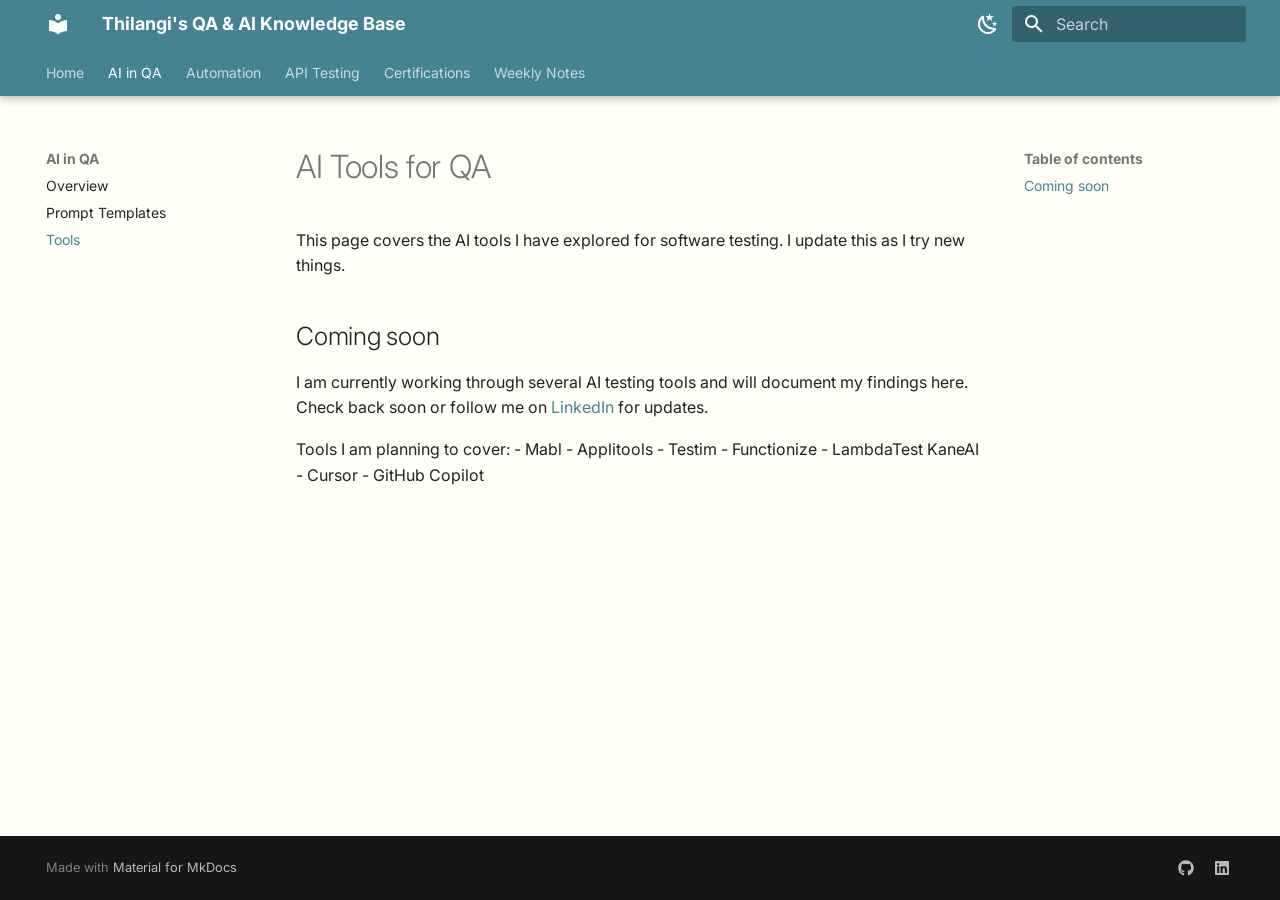
<file: ai-in-qa/tools/index.html>
<!doctype html>
<html lang="en" class="no-js">
  <head>
    
      <meta charset="utf-8">
      <meta name="viewport" content="width=device-width,initial-scale=1">
      
        <meta name="description" content="A personal study blog on QA engineering, AI-powered testing, and automation">
      
      
        <meta name="author" content="Thilangi Uththara De Silva">
      
      
        <link rel="canonical" href="https://thila98.github.io/qa-knowledge-base/ai-in-qa/tools/">
      
      
        <link rel="prev" href="../prompt-templates/">
      
      
        <link rel="next" href="../../automation/playwright-notes/">
      
      
        
      
      
      <link rel="icon" href="../../assets/images/favicon.png">
      <meta name="generator" content="mkdocs-1.6.1, mkdocs-material-9.7.6">
    
    
      
        <title>Tools - Thilangi's QA & AI Knowledge Base</title>
      
    
    
      <link rel="stylesheet" href="../../assets/stylesheets/main.484c7ddc.min.css">
      
        
        <link rel="stylesheet" href="../../assets/stylesheets/palette.ab4e12ef.min.css">
      
      


    
    
      
    
    
      
        
        
        <link rel="preconnect" href="https://fonts.gstatic.com" crossorigin>
        <link rel="stylesheet" href="https://fonts.googleapis.com/css?family=Inter:300,300i,400,400i,700,700i%7CJetBrains+Mono:400,400i,700,700i&display=fallback">
        <style>:root{--md-text-font:"Inter";--md-code-font:"JetBrains Mono"}</style>
      
    
    
      <link rel="stylesheet" href="../../stylesheets/extra.css">
    
    <script>__md_scope=new URL("../..",location),__md_hash=e=>[...e].reduce(((e,_)=>(e<<5)-e+_.charCodeAt(0)),0),__md_get=(e,_=localStorage,t=__md_scope)=>JSON.parse(_.getItem(t.pathname+"."+e)),__md_set=(e,_,t=localStorage,a=__md_scope)=>{try{t.setItem(a.pathname+"."+e,JSON.stringify(_))}catch(e){}}</script>
    
      

    
    
  </head>
  
  
    
    
      
    
    
    
    
    <body dir="ltr" data-md-color-scheme="default" data-md-color-primary="custom" data-md-color-accent="custom">
  
    
    <input class="md-toggle" data-md-toggle="drawer" type="checkbox" id="__drawer" autocomplete="off">
    <input class="md-toggle" data-md-toggle="search" type="checkbox" id="__search" autocomplete="off">
    <label class="md-overlay" for="__drawer"></label>
    <div data-md-component="skip">
      
        
        <a href="#ai-tools-for-qa" class="md-skip">
          Skip to content
        </a>
      
    </div>
    <div data-md-component="announce">
      
    </div>
    
    
      

  

<header class="md-header md-header--shadow md-header--lifted" data-md-component="header">
  <nav class="md-header__inner md-grid" aria-label="Header">
    <a href="../.." title="Thilangi&#39;s QA &amp; AI Knowledge Base" class="md-header__button md-logo" aria-label="Thilangi's QA & AI Knowledge Base" data-md-component="logo">
      
  
  <svg xmlns="http://www.w3.org/2000/svg" viewBox="0 0 24 24"><path d="M12 8a3 3 0 0 0 3-3 3 3 0 0 0-3-3 3 3 0 0 0-3 3 3 3 0 0 0 3 3m0 3.54C9.64 9.35 6.5 8 3 8v11c3.5 0 6.64 1.35 9 3.54 2.36-2.19 5.5-3.54 9-3.54V8c-3.5 0-6.64 1.35-9 3.54"/></svg>

    </a>
    <label class="md-header__button md-icon" for="__drawer">
      
      <svg xmlns="http://www.w3.org/2000/svg" viewBox="0 0 24 24"><path d="M3 6h18v2H3zm0 5h18v2H3zm0 5h18v2H3z"/></svg>
    </label>
    <div class="md-header__title" data-md-component="header-title">
      <div class="md-header__ellipsis">
        <div class="md-header__topic">
          <span class="md-ellipsis">
            Thilangi's QA & AI Knowledge Base
          </span>
        </div>
        <div class="md-header__topic" data-md-component="header-topic">
          <span class="md-ellipsis">
            
              Tools
            
          </span>
        </div>
      </div>
    </div>
    
      
        <form class="md-header__option" data-md-component="palette">
  
    
    
    
    <input class="md-option" data-md-color-media="" data-md-color-scheme="default" data-md-color-primary="custom" data-md-color-accent="custom"  aria-label="Switch to dark mode"  type="radio" name="__palette" id="__palette_0">
    
      <label class="md-header__button md-icon" title="Switch to dark mode" for="__palette_1" hidden>
        <svg xmlns="http://www.w3.org/2000/svg" viewBox="0 0 24 24"><path d="m17.75 4.09-2.53 1.94.91 3.06-2.63-1.81-2.63 1.81.91-3.06-2.53-1.94L12.44 4l1.06-3 1.06 3zm3.5 6.91-1.64 1.25.59 1.98-1.7-1.17-1.7 1.17.59-1.98L15.75 11l2.06-.05L18.5 9l.69 1.95zm-2.28 4.95c.83-.08 1.72 1.1 1.19 1.85-.32.45-.66.87-1.08 1.27C15.17 23 8.84 23 4.94 19.07c-3.91-3.9-3.91-10.24 0-14.14.4-.4.82-.76 1.27-1.08.75-.53 1.93.36 1.85 1.19-.27 2.86.69 5.83 2.89 8.02a9.96 9.96 0 0 0 8.02 2.89m-1.64 2.02a12.08 12.08 0 0 1-7.8-3.47c-2.17-2.19-3.33-5-3.49-7.82-2.81 3.14-2.7 7.96.31 10.98 3.02 3.01 7.84 3.12 10.98.31"/></svg>
      </label>
    
  
    
    
    
    <input class="md-option" data-md-color-media="" data-md-color-scheme="slate" data-md-color-primary="custom" data-md-color-accent="custom"  aria-label="Switch to light mode"  type="radio" name="__palette" id="__palette_1">
    
      <label class="md-header__button md-icon" title="Switch to light mode" for="__palette_0" hidden>
        <svg xmlns="http://www.w3.org/2000/svg" viewBox="0 0 24 24"><path d="M12 7a5 5 0 0 1 5 5 5 5 0 0 1-5 5 5 5 0 0 1-5-5 5 5 0 0 1 5-5m0 2a3 3 0 0 0-3 3 3 3 0 0 0 3 3 3 3 0 0 0 3-3 3 3 0 0 0-3-3m0-7 2.39 3.42C13.65 5.15 12.84 5 12 5s-1.65.15-2.39.42zM3.34 7l4.16-.35A7.2 7.2 0 0 0 5.94 8.5c-.44.74-.69 1.5-.83 2.29zm.02 10 1.76-3.77a7.131 7.131 0 0 0 2.38 4.14zM20.65 7l-1.77 3.79a7.02 7.02 0 0 0-2.38-4.15zm-.01 10-4.14.36c.59-.51 1.12-1.14 1.54-1.86.42-.73.69-1.5.83-2.29zM12 22l-2.41-3.44c.74.27 1.55.44 2.41.44.82 0 1.63-.17 2.37-.44z"/></svg>
      </label>
    
  
</form>
      
    
    
      <script>var palette=__md_get("__palette");if(palette&&palette.color){if("(prefers-color-scheme)"===palette.color.media){var media=matchMedia("(prefers-color-scheme: light)"),input=document.querySelector(media.matches?"[data-md-color-media='(prefers-color-scheme: light)']":"[data-md-color-media='(prefers-color-scheme: dark)']");palette.color.media=input.getAttribute("data-md-color-media"),palette.color.scheme=input.getAttribute("data-md-color-scheme"),palette.color.primary=input.getAttribute("data-md-color-primary"),palette.color.accent=input.getAttribute("data-md-color-accent")}for(var[key,value]of Object.entries(palette.color))document.body.setAttribute("data-md-color-"+key,value)}</script>
    
    
    
      
      
        <label class="md-header__button md-icon" for="__search">
          
          <svg xmlns="http://www.w3.org/2000/svg" viewBox="0 0 24 24"><path d="M9.5 3A6.5 6.5 0 0 1 16 9.5c0 1.61-.59 3.09-1.56 4.23l.27.27h.79l5 5-1.5 1.5-5-5v-.79l-.27-.27A6.52 6.52 0 0 1 9.5 16 6.5 6.5 0 0 1 3 9.5 6.5 6.5 0 0 1 9.5 3m0 2C7 5 5 7 5 9.5S7 14 9.5 14 14 12 14 9.5 12 5 9.5 5"/></svg>
        </label>
        <div class="md-search" data-md-component="search" role="dialog">
  <label class="md-search__overlay" for="__search"></label>
  <div class="md-search__inner" role="search">
    <form class="md-search__form" name="search">
      <input type="text" class="md-search__input" name="query" aria-label="Search" placeholder="Search" autocapitalize="off" autocorrect="off" autocomplete="off" spellcheck="false" data-md-component="search-query" required>
      <label class="md-search__icon md-icon" for="__search">
        
        <svg xmlns="http://www.w3.org/2000/svg" viewBox="0 0 24 24"><path d="M9.5 3A6.5 6.5 0 0 1 16 9.5c0 1.61-.59 3.09-1.56 4.23l.27.27h.79l5 5-1.5 1.5-5-5v-.79l-.27-.27A6.52 6.52 0 0 1 9.5 16 6.5 6.5 0 0 1 3 9.5 6.5 6.5 0 0 1 9.5 3m0 2C7 5 5 7 5 9.5S7 14 9.5 14 14 12 14 9.5 12 5 9.5 5"/></svg>
        
        <svg xmlns="http://www.w3.org/2000/svg" viewBox="0 0 24 24"><path d="M20 11v2H8l5.5 5.5-1.42 1.42L4.16 12l7.92-7.92L13.5 5.5 8 11z"/></svg>
      </label>
      <nav class="md-search__options" aria-label="Search">
        
          <a href="javascript:void(0)" class="md-search__icon md-icon" title="Share" aria-label="Share" data-clipboard data-clipboard-text="" data-md-component="search-share" tabindex="-1">
            
            <svg xmlns="http://www.w3.org/2000/svg" viewBox="0 0 24 24"><path d="M18 16.08c-.76 0-1.44.3-1.96.77L8.91 12.7c.05-.23.09-.46.09-.7s-.04-.47-.09-.7l7.05-4.11c.54.5 1.25.81 2.04.81a3 3 0 0 0 3-3 3 3 0 0 0-3-3 3 3 0 0 0-3 3c0 .24.04.47.09.7L8.04 9.81C7.5 9.31 6.79 9 6 9a3 3 0 0 0-3 3 3 3 0 0 0 3 3c.79 0 1.5-.31 2.04-.81l7.12 4.15c-.05.21-.08.43-.08.66 0 1.61 1.31 2.91 2.92 2.91s2.92-1.3 2.92-2.91A2.92 2.92 0 0 0 18 16.08"/></svg>
          </a>
        
        <button type="reset" class="md-search__icon md-icon" title="Clear" aria-label="Clear" tabindex="-1">
          
          <svg xmlns="http://www.w3.org/2000/svg" viewBox="0 0 24 24"><path d="M19 6.41 17.59 5 12 10.59 6.41 5 5 6.41 10.59 12 5 17.59 6.41 19 12 13.41 17.59 19 19 17.59 13.41 12z"/></svg>
        </button>
      </nav>
      
        <div class="md-search__suggest" data-md-component="search-suggest"></div>
      
    </form>
    <div class="md-search__output">
      <div class="md-search__scrollwrap" tabindex="0" data-md-scrollfix>
        <div class="md-search-result" data-md-component="search-result">
          <div class="md-search-result__meta">
            Initializing search
          </div>
          <ol class="md-search-result__list" role="presentation"></ol>
        </div>
      </div>
    </div>
  </div>
</div>
      
    
    
  </nav>
  
    
      
<nav class="md-tabs" aria-label="Tabs" data-md-component="tabs">
  <div class="md-grid">
    <ul class="md-tabs__list">
      
        
  
  
  
  
    <li class="md-tabs__item">
      <a href="../.." class="md-tabs__link">
        
  
  
    
  
  Home

      </a>
    </li>
  

      
        
  
  
  
    
  
  
    
    
      <li class="md-tabs__item md-tabs__item--active">
        <a href="../overview/" class="md-tabs__link">
          
  
  
  AI in QA

        </a>
      </li>
    
  

      
        
  
  
  
  
    
    
      <li class="md-tabs__item">
        <a href="../../automation/playwright-notes/" class="md-tabs__link">
          
  
  
  Automation

        </a>
      </li>
    
  

      
        
  
  
  
  
    
    
      <li class="md-tabs__item">
        <a href="../../api-testing/postman-tips/" class="md-tabs__link">
          
  
  
  API Testing

        </a>
      </li>
    
  

      
        
  
  
  
  
    
    
      <li class="md-tabs__item">
        <a href="../../certifications/istqb-ctfl/" class="md-tabs__link">
          
  
  
  Certifications

        </a>
      </li>
    
  

      
        
  
  
  
  
    
    
      <li class="md-tabs__item">
        <a href="../../weekly-notes/week-01/" class="md-tabs__link">
          
  
  
  Weekly Notes

        </a>
      </li>
    
  

      
    </ul>
  </div>
</nav>
    
  
</header>
    
    <div class="md-container" data-md-component="container">
      
      
        
      
      <main class="md-main" data-md-component="main">
        <div class="md-main__inner md-grid">
          
            
              
              <div class="md-sidebar md-sidebar--primary" data-md-component="sidebar" data-md-type="navigation" >
                <div class="md-sidebar__scrollwrap">
                  <div class="md-sidebar__inner">
                    


  


<nav class="md-nav md-nav--primary md-nav--lifted" aria-label="Navigation" data-md-level="0">
  <label class="md-nav__title" for="__drawer">
    <a href="../.." title="Thilangi&#39;s QA &amp; AI Knowledge Base" class="md-nav__button md-logo" aria-label="Thilangi's QA & AI Knowledge Base" data-md-component="logo">
      
  
  <svg xmlns="http://www.w3.org/2000/svg" viewBox="0 0 24 24"><path d="M12 8a3 3 0 0 0 3-3 3 3 0 0 0-3-3 3 3 0 0 0-3 3 3 3 0 0 0 3 3m0 3.54C9.64 9.35 6.5 8 3 8v11c3.5 0 6.64 1.35 9 3.54 2.36-2.19 5.5-3.54 9-3.54V8c-3.5 0-6.64 1.35-9 3.54"/></svg>

    </a>
    Thilangi's QA & AI Knowledge Base
  </label>
  
  <ul class="md-nav__list" data-md-scrollfix>
    
      
      
  
  
  
  
    <li class="md-nav__item">
      <a href="../.." class="md-nav__link">
        
  
  
  <span class="md-ellipsis">
    
  
    Home
  

    
  </span>
  
  

      </a>
    </li>
  

    
      
      
  
  
    
  
  
  
    
    
    
    
      
        
        
      
      
        
      
    
    
    <li class="md-nav__item md-nav__item--active md-nav__item--section md-nav__item--nested">
      
        
        
        <input class="md-nav__toggle md-toggle " type="checkbox" id="__nav_2" checked>
        
          
          <label class="md-nav__link" for="__nav_2" id="__nav_2_label" tabindex="">
            
  
  
  <span class="md-ellipsis">
    
  
    AI in QA
  

    
  </span>
  
  

            <span class="md-nav__icon md-icon"></span>
          </label>
        
        <nav class="md-nav" data-md-level="1" aria-labelledby="__nav_2_label" aria-expanded="true">
          <label class="md-nav__title" for="__nav_2">
            <span class="md-nav__icon md-icon"></span>
            
  
    AI in QA
  

          </label>
          <ul class="md-nav__list" data-md-scrollfix>
            
              
                
  
  
  
  
    <li class="md-nav__item">
      <a href="../overview/" class="md-nav__link">
        
  
  
  <span class="md-ellipsis">
    
  
    Overview
  

    
  </span>
  
  

      </a>
    </li>
  

              
            
              
                
  
  
  
  
    <li class="md-nav__item">
      <a href="../prompt-templates/" class="md-nav__link">
        
  
  
  <span class="md-ellipsis">
    
  
    Prompt Templates
  

    
  </span>
  
  

      </a>
    </li>
  

              
            
              
                
  
  
    
  
  
  
    <li class="md-nav__item md-nav__item--active">
      
      <input class="md-nav__toggle md-toggle" type="checkbox" id="__toc">
      
      
        
      
      
        <label class="md-nav__link md-nav__link--active" for="__toc">
          
  
  
  <span class="md-ellipsis">
    
  
    Tools
  

    
  </span>
  
  

          <span class="md-nav__icon md-icon"></span>
        </label>
      
      <a href="./" class="md-nav__link md-nav__link--active">
        
  
  
  <span class="md-ellipsis">
    
  
    Tools
  

    
  </span>
  
  

      </a>
      
        

<nav class="md-nav md-nav--secondary" aria-label="Table of contents">
  
  
  
    
  
  
    <label class="md-nav__title" for="__toc">
      <span class="md-nav__icon md-icon"></span>
      Table of contents
    </label>
    <ul class="md-nav__list" data-md-component="toc" data-md-scrollfix>
      
        <li class="md-nav__item">
  <a href="#coming-soon" class="md-nav__link">
    <span class="md-ellipsis">
      
        Coming soon
      
    </span>
  </a>
  
</li>
      
    </ul>
  
</nav>
      
    </li>
  

              
            
          </ul>
        </nav>
      
    </li>
  

    
      
      
  
  
  
  
    
    
    
    
      
      
        
      
    
    
    <li class="md-nav__item md-nav__item--nested">
      
        
        
          
        
        <input class="md-nav__toggle md-toggle md-toggle--indeterminate" type="checkbox" id="__nav_3" >
        
          
          <label class="md-nav__link" for="__nav_3" id="__nav_3_label" tabindex="0">
            
  
  
  <span class="md-ellipsis">
    
  
    Automation
  

    
  </span>
  
  

            <span class="md-nav__icon md-icon"></span>
          </label>
        
        <nav class="md-nav" data-md-level="1" aria-labelledby="__nav_3_label" aria-expanded="false">
          <label class="md-nav__title" for="__nav_3">
            <span class="md-nav__icon md-icon"></span>
            
  
    Automation
  

          </label>
          <ul class="md-nav__list" data-md-scrollfix>
            
              
                
  
  
  
  
    <li class="md-nav__item">
      <a href="../../automation/playwright-notes/" class="md-nav__link">
        
  
  
  <span class="md-ellipsis">
    
  
    Playwright Notes
  

    
  </span>
  
  

      </a>
    </li>
  

              
            
              
                
  
  
  
  
    <li class="md-nav__item">
      <a href="../../automation/pytest-notes/" class="md-nav__link">
        
  
  
  <span class="md-ellipsis">
    
  
    Pytest Notes
  

    
  </span>
  
  

      </a>
    </li>
  

              
            
          </ul>
        </nav>
      
    </li>
  

    
      
      
  
  
  
  
    
    
    
    
      
      
        
      
    
    
    <li class="md-nav__item md-nav__item--nested">
      
        
        
          
        
        <input class="md-nav__toggle md-toggle md-toggle--indeterminate" type="checkbox" id="__nav_4" >
        
          
          <label class="md-nav__link" for="__nav_4" id="__nav_4_label" tabindex="0">
            
  
  
  <span class="md-ellipsis">
    
  
    API Testing
  

    
  </span>
  
  

            <span class="md-nav__icon md-icon"></span>
          </label>
        
        <nav class="md-nav" data-md-level="1" aria-labelledby="__nav_4_label" aria-expanded="false">
          <label class="md-nav__title" for="__nav_4">
            <span class="md-nav__icon md-icon"></span>
            
  
    API Testing
  

          </label>
          <ul class="md-nav__list" data-md-scrollfix>
            
              
                
  
  
  
  
    <li class="md-nav__item">
      <a href="../../api-testing/postman-tips/" class="md-nav__link">
        
  
  
  <span class="md-ellipsis">
    
  
    Postman Tips
  

    
  </span>
  
  

      </a>
    </li>
  

              
            
              
                
  
  
  
  
    <li class="md-nav__item">
      <a href="../../api-testing/rest-api-notes/" class="md-nav__link">
        
  
  
  <span class="md-ellipsis">
    
  
    REST API Notes
  

    
  </span>
  
  

      </a>
    </li>
  

              
            
          </ul>
        </nav>
      
    </li>
  

    
      
      
  
  
  
  
    
    
    
    
      
      
        
      
    
    
    <li class="md-nav__item md-nav__item--nested">
      
        
        
          
        
        <input class="md-nav__toggle md-toggle md-toggle--indeterminate" type="checkbox" id="__nav_5" >
        
          
          <label class="md-nav__link" for="__nav_5" id="__nav_5_label" tabindex="0">
            
  
  
  <span class="md-ellipsis">
    
  
    Certifications
  

    
  </span>
  
  

            <span class="md-nav__icon md-icon"></span>
          </label>
        
        <nav class="md-nav" data-md-level="1" aria-labelledby="__nav_5_label" aria-expanded="false">
          <label class="md-nav__title" for="__nav_5">
            <span class="md-nav__icon md-icon"></span>
            
  
    Certifications
  

          </label>
          <ul class="md-nav__list" data-md-scrollfix>
            
              
                
  
  
  
  
    <li class="md-nav__item">
      <a href="../../certifications/istqb-ctfl/" class="md-nav__link">
        
  
  
  <span class="md-ellipsis">
    
  
    ISTQB CTFL
  

    
  </span>
  
  

      </a>
    </li>
  

              
            
              
                
  
  
  
  
    <li class="md-nav__item">
      <a href="../../certifications/roadmap/" class="md-nav__link">
        
  
  
  <span class="md-ellipsis">
    
  
    My Roadmap
  

    
  </span>
  
  

      </a>
    </li>
  

              
            
          </ul>
        </nav>
      
    </li>
  

    
      
      
  
  
  
  
    
    
    
    
      
      
        
      
    
    
    <li class="md-nav__item md-nav__item--nested">
      
        
        
          
        
        <input class="md-nav__toggle md-toggle md-toggle--indeterminate" type="checkbox" id="__nav_6" >
        
          
          <label class="md-nav__link" for="__nav_6" id="__nav_6_label" tabindex="0">
            
  
  
  <span class="md-ellipsis">
    
  
    Weekly Notes
  

    
  </span>
  
  

            <span class="md-nav__icon md-icon"></span>
          </label>
        
        <nav class="md-nav" data-md-level="1" aria-labelledby="__nav_6_label" aria-expanded="false">
          <label class="md-nav__title" for="__nav_6">
            <span class="md-nav__icon md-icon"></span>
            
  
    Weekly Notes
  

          </label>
          <ul class="md-nav__list" data-md-scrollfix>
            
              
                
  
  
  
  
    <li class="md-nav__item">
      <a href="../../weekly-notes/week-01/" class="md-nav__link">
        
  
  
  <span class="md-ellipsis">
    
  
    Week 01 - July 2026
  

    
  </span>
  
  

      </a>
    </li>
  

              
            
          </ul>
        </nav>
      
    </li>
  

    
  </ul>
</nav>
                  </div>
                </div>
              </div>
            
            
              
              <div class="md-sidebar md-sidebar--secondary" data-md-component="sidebar" data-md-type="toc" >
                <div class="md-sidebar__scrollwrap">
                  <div class="md-sidebar__inner">
                    

<nav class="md-nav md-nav--secondary" aria-label="Table of contents">
  
  
  
    
  
  
    <label class="md-nav__title" for="__toc">
      <span class="md-nav__icon md-icon"></span>
      Table of contents
    </label>
    <ul class="md-nav__list" data-md-component="toc" data-md-scrollfix>
      
        <li class="md-nav__item">
  <a href="#coming-soon" class="md-nav__link">
    <span class="md-ellipsis">
      
        Coming soon
      
    </span>
  </a>
  
</li>
      
    </ul>
  
</nav>
                  </div>
                </div>
              </div>
            
          
          
            <div class="md-content" data-md-component="content">
              
              <article class="md-content__inner md-typeset">
                
                  



<h1 id="ai-tools-for-qa">AI Tools for QA<a class="headerlink" href="#ai-tools-for-qa" title="Permanent link">&para;</a></h1>
<p>This page covers the AI tools I have explored for software testing. I update this as I try new things.</p>
<h2 id="coming-soon">Coming soon<a class="headerlink" href="#coming-soon" title="Permanent link">&para;</a></h2>
<p>I am currently working through several AI testing tools and will document my findings here. Check back soon or follow me on <a href="https://www.linkedin.com/in/thilangi-de-silva-66bb0b190/">LinkedIn</a> for updates.</p>
<p>Tools I am planning to cover:
- Mabl
- Applitools
- Testim
- Functionize
- LambdaTest KaneAI
- Cursor
- GitHub Copilot</p>












                
              </article>
            </div>
          
          
<script>var target=document.getElementById(location.hash.slice(1));target&&target.name&&(target.checked=target.name.startsWith("__tabbed_"))</script>
        </div>
        
          <button type="button" class="md-top md-icon" data-md-component="top" hidden>
  
  <svg xmlns="http://www.w3.org/2000/svg" viewBox="0 0 24 24"><path d="M13 20h-2V8l-5.5 5.5-1.42-1.42L12 4.16l7.92 7.92-1.42 1.42L13 8z"/></svg>
  Back to top
</button>
        
      </main>
      
        <footer class="md-footer">
  
  <div class="md-footer-meta md-typeset">
    <div class="md-footer-meta__inner md-grid">
      <div class="md-copyright">
  
  
    Made with
    <a href="https://squidfunk.github.io/mkdocs-material/" target="_blank" rel="noopener">
      Material for MkDocs
    </a>
  
</div>
      
        
<div class="md-social">
  
    
    
    
    
    <a href="https://github.com/thila98" target="_blank" rel="noopener" title="GitHub" class="md-social__link">
      <svg xmlns="http://www.w3.org/2000/svg" viewBox="0 0 512 512"><!--! Font Awesome Free 7.1.0 by @fontawesome - https://fontawesome.com License - https://fontawesome.com/license/free (Icons: CC BY 4.0, Fonts: SIL OFL 1.1, Code: MIT License) Copyright 2025 Fonticons, Inc.--><path d="M173.9 397.4c0 2-2.3 3.6-5.2 3.6-3.3.3-5.6-1.3-5.6-3.6 0-2 2.3-3.6 5.2-3.6 3-.3 5.6 1.3 5.6 3.6m-31.1-4.5c-.7 2 1.3 4.3 4.3 4.9 2.6 1 5.6 0 6.2-2s-1.3-4.3-4.3-5.2c-2.6-.7-5.5.3-6.2 2.3m44.2-1.7c-2.9.7-4.9 2.6-4.6 4.9.3 2 2.9 3.3 5.9 2.6 2.9-.7 4.9-2.6 4.6-4.6-.3-1.9-3-3.2-5.9-2.9M252.8 8C114.1 8 8 113.3 8 252c0 110.9 69.8 205.8 169.5 239.2 12.8 2.3 17.3-5.6 17.3-12.1 0-6.2-.3-40.4-.3-61.4 0 0-70 15-84.7-29.8 0 0-11.4-29.1-27.8-36.6 0 0-22.9-15.7 1.6-15.4 0 0 24.9 2 38.6 25.8 21.9 38.6 58.6 27.5 72.9 20.9 2.3-16 8.8-27.1 16-33.7-55.9-6.2-112.3-14.3-112.3-110.5 0-27.5 7.6-41.3 23.6-58.9-2.6-6.5-11.1-33.3 2.6-67.9 20.9-6.5 69 27 69 27 20-5.6 41.5-8.5 62.8-8.5s42.8 2.9 62.8 8.5c0 0 48.1-33.6 69-27 13.7 34.7 5.2 61.4 2.6 67.9 16 17.7 25.8 31.5 25.8 58.9 0 96.5-58.9 104.2-114.8 110.5 9.2 7.9 17 22.9 17 46.4 0 33.7-.3 75.4-.3 83.6 0 6.5 4.6 14.4 17.3 12.1C436.2 457.8 504 362.9 504 252 504 113.3 391.5 8 252.8 8M105.2 352.9c-1.3 1-1 3.3.7 5.2 1.6 1.6 3.9 2.3 5.2 1 1.3-1 1-3.3-.7-5.2-1.6-1.6-3.9-2.3-5.2-1m-10.8-8.1c-.7 1.3.3 2.9 2.3 3.9 1.6 1 3.6.7 4.3-.7.7-1.3-.3-2.9-2.3-3.9-2-.6-3.6-.3-4.3.7m32.4 35.6c-1.6 1.3-1 4.3 1.3 6.2 2.3 2.3 5.2 2.6 6.5 1 1.3-1.3.7-4.3-1.3-6.2-2.2-2.3-5.2-2.6-6.5-1m-11.4-14.7c-1.6 1-1.6 3.6 0 5.9s4.3 3.3 5.6 2.3c1.6-1.3 1.6-3.9 0-6.2-1.4-2.3-4-3.3-5.6-2"/></svg>
    </a>
  
    
    
    
    
    <a href="https://www.linkedin.com/in/thilangi-de-silva-66bb0b190/" target="_blank" rel="noopener" title="LinkedIn" class="md-social__link">
      <svg xmlns="http://www.w3.org/2000/svg" viewBox="0 0 448 512"><!--! Font Awesome Free 7.1.0 by @fontawesome - https://fontawesome.com License - https://fontawesome.com/license/free (Icons: CC BY 4.0, Fonts: SIL OFL 1.1, Code: MIT License) Copyright 2025 Fonticons, Inc.--><path d="M416 32H31.9C14.3 32 0 46.5 0 64.3v383.4C0 465.5 14.3 480 31.9 480H416c17.6 0 32-14.5 32-32.3V64.3c0-17.8-14.4-32.3-32-32.3M135.4 416H69V202.2h66.5V416zM102.2 96a38.5 38.5 0 1 1 0 77 38.5 38.5 0 1 1 0-77m282.1 320h-66.4V312c0-24.8-.5-56.7-34.5-56.7-34.6 0-39.9 27-39.9 54.9V416h-66.4V202.2h63.7v29.2h.9c8.9-16.8 30.6-34.5 62.9-34.5 67.2 0 79.7 44.3 79.7 101.9z"/></svg>
    </a>
  
</div>
      
    </div>
  </div>
</footer>
      
    </div>
    <div class="md-dialog" data-md-component="dialog">
      <div class="md-dialog__inner md-typeset"></div>
    </div>
    
    
    
      
      
      <script id="__config" type="application/json">{"annotate": null, "base": "../..", "features": ["navigation.tabs", "navigation.tabs.sticky", "navigation.sections", "navigation.expand", "navigation.top", "search.highlight", "search.suggest", "search.share", "toc.follow", "content.code.copy", "content.code.annotate"], "search": "../../assets/javascripts/workers/search.2c215733.min.js", "tags": null, "translations": {"clipboard.copied": "Copied to clipboard", "clipboard.copy": "Copy to clipboard", "search.result.more.one": "1 more on this page", "search.result.more.other": "# more on this page", "search.result.none": "No matching documents", "search.result.one": "1 matching document", "search.result.other": "# matching documents", "search.result.placeholder": "Type to start searching", "search.result.term.missing": "Missing", "select.version": "Select version"}, "version": null}</script>
    
    
      <script src="../../assets/javascripts/bundle.79ae519e.min.js"></script>
      
    
  </body>
</html>
</file>
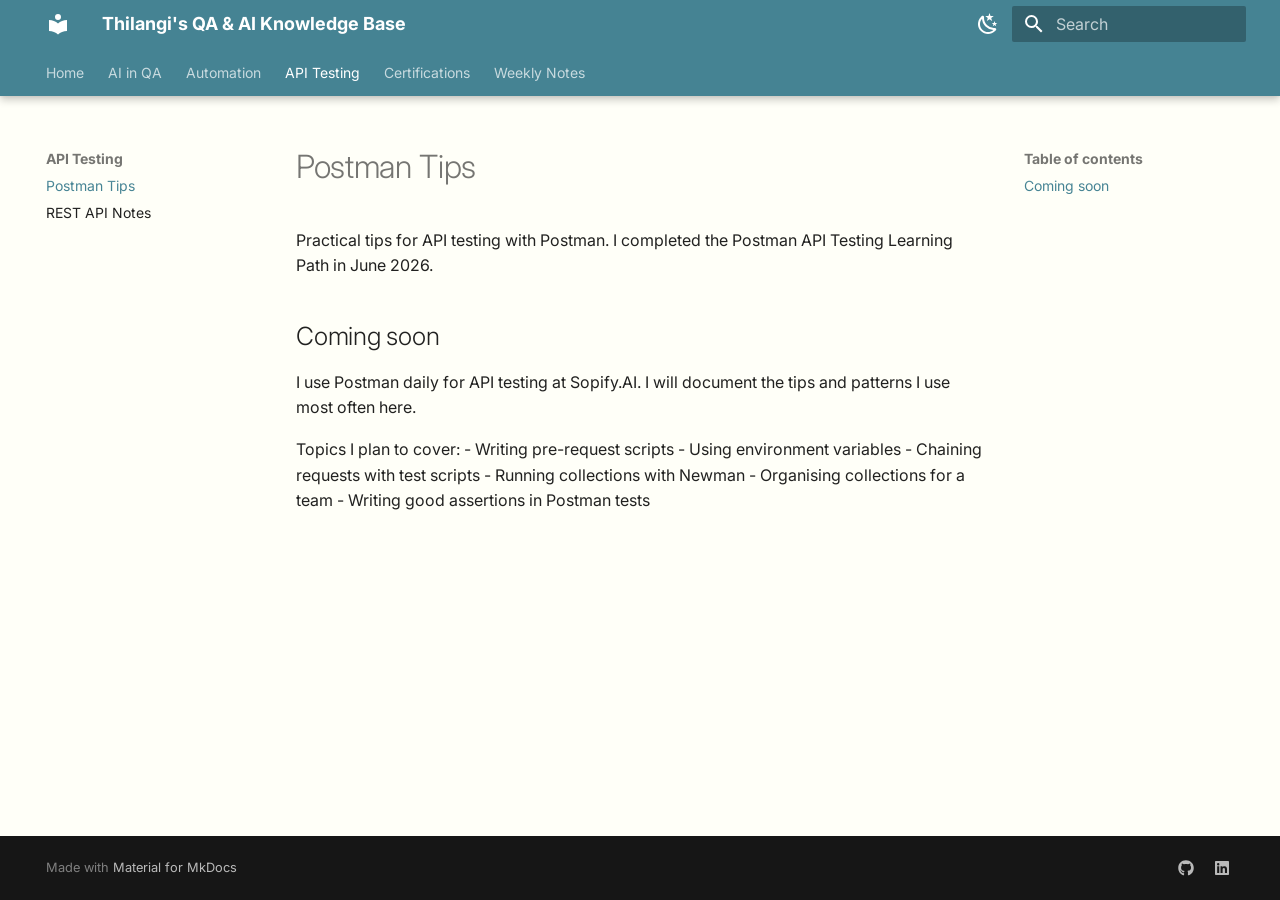
<file: api-testing/postman-tips/index.html>
<!doctype html>
<html lang="en" class="no-js">
  <head>
    
      <meta charset="utf-8">
      <meta name="viewport" content="width=device-width,initial-scale=1">
      
        <meta name="description" content="A personal study blog on QA engineering, AI-powered testing, and automation">
      
      
        <meta name="author" content="Thilangi Uththara De Silva">
      
      
        <link rel="canonical" href="https://thila98.github.io/qa-knowledge-base/api-testing/postman-tips/">
      
      
        <link rel="prev" href="../../automation/pytest-notes/">
      
      
        <link rel="next" href="../rest-api-notes/">
      
      
        
      
      
      <link rel="icon" href="../../assets/images/favicon.png">
      <meta name="generator" content="mkdocs-1.6.1, mkdocs-material-9.7.6">
    
    
      
        <title>Postman Tips - Thilangi's QA & AI Knowledge Base</title>
      
    
    
      <link rel="stylesheet" href="../../assets/stylesheets/main.484c7ddc.min.css">
      
        
        <link rel="stylesheet" href="../../assets/stylesheets/palette.ab4e12ef.min.css">
      
      


    
    
      
    
    
      
        
        
        <link rel="preconnect" href="https://fonts.gstatic.com" crossorigin>
        <link rel="stylesheet" href="https://fonts.googleapis.com/css?family=Inter:300,300i,400,400i,700,700i%7CJetBrains+Mono:400,400i,700,700i&display=fallback">
        <style>:root{--md-text-font:"Inter";--md-code-font:"JetBrains Mono"}</style>
      
    
    
      <link rel="stylesheet" href="../../stylesheets/extra.css">
    
    <script>__md_scope=new URL("../..",location),__md_hash=e=>[...e].reduce(((e,_)=>(e<<5)-e+_.charCodeAt(0)),0),__md_get=(e,_=localStorage,t=__md_scope)=>JSON.parse(_.getItem(t.pathname+"."+e)),__md_set=(e,_,t=localStorage,a=__md_scope)=>{try{t.setItem(a.pathname+"."+e,JSON.stringify(_))}catch(e){}}</script>
    
      

    
    
  </head>
  
  
    
    
      
    
    
    
    
    <body dir="ltr" data-md-color-scheme="default" data-md-color-primary="custom" data-md-color-accent="custom">
  
    
    <input class="md-toggle" data-md-toggle="drawer" type="checkbox" id="__drawer" autocomplete="off">
    <input class="md-toggle" data-md-toggle="search" type="checkbox" id="__search" autocomplete="off">
    <label class="md-overlay" for="__drawer"></label>
    <div data-md-component="skip">
      
        
        <a href="#postman-tips" class="md-skip">
          Skip to content
        </a>
      
    </div>
    <div data-md-component="announce">
      
    </div>
    
    
      

  

<header class="md-header md-header--shadow md-header--lifted" data-md-component="header">
  <nav class="md-header__inner md-grid" aria-label="Header">
    <a href="../.." title="Thilangi&#39;s QA &amp; AI Knowledge Base" class="md-header__button md-logo" aria-label="Thilangi's QA & AI Knowledge Base" data-md-component="logo">
      
  
  <svg xmlns="http://www.w3.org/2000/svg" viewBox="0 0 24 24"><path d="M12 8a3 3 0 0 0 3-3 3 3 0 0 0-3-3 3 3 0 0 0-3 3 3 3 0 0 0 3 3m0 3.54C9.64 9.35 6.5 8 3 8v11c3.5 0 6.64 1.35 9 3.54 2.36-2.19 5.5-3.54 9-3.54V8c-3.5 0-6.64 1.35-9 3.54"/></svg>

    </a>
    <label class="md-header__button md-icon" for="__drawer">
      
      <svg xmlns="http://www.w3.org/2000/svg" viewBox="0 0 24 24"><path d="M3 6h18v2H3zm0 5h18v2H3zm0 5h18v2H3z"/></svg>
    </label>
    <div class="md-header__title" data-md-component="header-title">
      <div class="md-header__ellipsis">
        <div class="md-header__topic">
          <span class="md-ellipsis">
            Thilangi's QA & AI Knowledge Base
          </span>
        </div>
        <div class="md-header__topic" data-md-component="header-topic">
          <span class="md-ellipsis">
            
              Postman Tips
            
          </span>
        </div>
      </div>
    </div>
    
      
        <form class="md-header__option" data-md-component="palette">
  
    
    
    
    <input class="md-option" data-md-color-media="" data-md-color-scheme="default" data-md-color-primary="custom" data-md-color-accent="custom"  aria-label="Switch to dark mode"  type="radio" name="__palette" id="__palette_0">
    
      <label class="md-header__button md-icon" title="Switch to dark mode" for="__palette_1" hidden>
        <svg xmlns="http://www.w3.org/2000/svg" viewBox="0 0 24 24"><path d="m17.75 4.09-2.53 1.94.91 3.06-2.63-1.81-2.63 1.81.91-3.06-2.53-1.94L12.44 4l1.06-3 1.06 3zm3.5 6.91-1.64 1.25.59 1.98-1.7-1.17-1.7 1.17.59-1.98L15.75 11l2.06-.05L18.5 9l.69 1.95zm-2.28 4.95c.83-.08 1.72 1.1 1.19 1.85-.32.45-.66.87-1.08 1.27C15.17 23 8.84 23 4.94 19.07c-3.91-3.9-3.91-10.24 0-14.14.4-.4.82-.76 1.27-1.08.75-.53 1.93.36 1.85 1.19-.27 2.86.69 5.83 2.89 8.02a9.96 9.96 0 0 0 8.02 2.89m-1.64 2.02a12.08 12.08 0 0 1-7.8-3.47c-2.17-2.19-3.33-5-3.49-7.82-2.81 3.14-2.7 7.96.31 10.98 3.02 3.01 7.84 3.12 10.98.31"/></svg>
      </label>
    
  
    
    
    
    <input class="md-option" data-md-color-media="" data-md-color-scheme="slate" data-md-color-primary="custom" data-md-color-accent="custom"  aria-label="Switch to light mode"  type="radio" name="__palette" id="__palette_1">
    
      <label class="md-header__button md-icon" title="Switch to light mode" for="__palette_0" hidden>
        <svg xmlns="http://www.w3.org/2000/svg" viewBox="0 0 24 24"><path d="M12 7a5 5 0 0 1 5 5 5 5 0 0 1-5 5 5 5 0 0 1-5-5 5 5 0 0 1 5-5m0 2a3 3 0 0 0-3 3 3 3 0 0 0 3 3 3 3 0 0 0 3-3 3 3 0 0 0-3-3m0-7 2.39 3.42C13.65 5.15 12.84 5 12 5s-1.65.15-2.39.42zM3.34 7l4.16-.35A7.2 7.2 0 0 0 5.94 8.5c-.44.74-.69 1.5-.83 2.29zm.02 10 1.76-3.77a7.131 7.131 0 0 0 2.38 4.14zM20.65 7l-1.77 3.79a7.02 7.02 0 0 0-2.38-4.15zm-.01 10-4.14.36c.59-.51 1.12-1.14 1.54-1.86.42-.73.69-1.5.83-2.29zM12 22l-2.41-3.44c.74.27 1.55.44 2.41.44.82 0 1.63-.17 2.37-.44z"/></svg>
      </label>
    
  
</form>
      
    
    
      <script>var palette=__md_get("__palette");if(palette&&palette.color){if("(prefers-color-scheme)"===palette.color.media){var media=matchMedia("(prefers-color-scheme: light)"),input=document.querySelector(media.matches?"[data-md-color-media='(prefers-color-scheme: light)']":"[data-md-color-media='(prefers-color-scheme: dark)']");palette.color.media=input.getAttribute("data-md-color-media"),palette.color.scheme=input.getAttribute("data-md-color-scheme"),palette.color.primary=input.getAttribute("data-md-color-primary"),palette.color.accent=input.getAttribute("data-md-color-accent")}for(var[key,value]of Object.entries(palette.color))document.body.setAttribute("data-md-color-"+key,value)}</script>
    
    
    
      
      
        <label class="md-header__button md-icon" for="__search">
          
          <svg xmlns="http://www.w3.org/2000/svg" viewBox="0 0 24 24"><path d="M9.5 3A6.5 6.5 0 0 1 16 9.5c0 1.61-.59 3.09-1.56 4.23l.27.27h.79l5 5-1.5 1.5-5-5v-.79l-.27-.27A6.52 6.52 0 0 1 9.5 16 6.5 6.5 0 0 1 3 9.5 6.5 6.5 0 0 1 9.5 3m0 2C7 5 5 7 5 9.5S7 14 9.5 14 14 12 14 9.5 12 5 9.5 5"/></svg>
        </label>
        <div class="md-search" data-md-component="search" role="dialog">
  <label class="md-search__overlay" for="__search"></label>
  <div class="md-search__inner" role="search">
    <form class="md-search__form" name="search">
      <input type="text" class="md-search__input" name="query" aria-label="Search" placeholder="Search" autocapitalize="off" autocorrect="off" autocomplete="off" spellcheck="false" data-md-component="search-query" required>
      <label class="md-search__icon md-icon" for="__search">
        
        <svg xmlns="http://www.w3.org/2000/svg" viewBox="0 0 24 24"><path d="M9.5 3A6.5 6.5 0 0 1 16 9.5c0 1.61-.59 3.09-1.56 4.23l.27.27h.79l5 5-1.5 1.5-5-5v-.79l-.27-.27A6.52 6.52 0 0 1 9.5 16 6.5 6.5 0 0 1 3 9.5 6.5 6.5 0 0 1 9.5 3m0 2C7 5 5 7 5 9.5S7 14 9.5 14 14 12 14 9.5 12 5 9.5 5"/></svg>
        
        <svg xmlns="http://www.w3.org/2000/svg" viewBox="0 0 24 24"><path d="M20 11v2H8l5.5 5.5-1.42 1.42L4.16 12l7.92-7.92L13.5 5.5 8 11z"/></svg>
      </label>
      <nav class="md-search__options" aria-label="Search">
        
          <a href="javascript:void(0)" class="md-search__icon md-icon" title="Share" aria-label="Share" data-clipboard data-clipboard-text="" data-md-component="search-share" tabindex="-1">
            
            <svg xmlns="http://www.w3.org/2000/svg" viewBox="0 0 24 24"><path d="M18 16.08c-.76 0-1.44.3-1.96.77L8.91 12.7c.05-.23.09-.46.09-.7s-.04-.47-.09-.7l7.05-4.11c.54.5 1.25.81 2.04.81a3 3 0 0 0 3-3 3 3 0 0 0-3-3 3 3 0 0 0-3 3c0 .24.04.47.09.7L8.04 9.81C7.5 9.31 6.79 9 6 9a3 3 0 0 0-3 3 3 3 0 0 0 3 3c.79 0 1.5-.31 2.04-.81l7.12 4.15c-.05.21-.08.43-.08.66 0 1.61 1.31 2.91 2.92 2.91s2.92-1.3 2.92-2.91A2.92 2.92 0 0 0 18 16.08"/></svg>
          </a>
        
        <button type="reset" class="md-search__icon md-icon" title="Clear" aria-label="Clear" tabindex="-1">
          
          <svg xmlns="http://www.w3.org/2000/svg" viewBox="0 0 24 24"><path d="M19 6.41 17.59 5 12 10.59 6.41 5 5 6.41 10.59 12 5 17.59 6.41 19 12 13.41 17.59 19 19 17.59 13.41 12z"/></svg>
        </button>
      </nav>
      
        <div class="md-search__suggest" data-md-component="search-suggest"></div>
      
    </form>
    <div class="md-search__output">
      <div class="md-search__scrollwrap" tabindex="0" data-md-scrollfix>
        <div class="md-search-result" data-md-component="search-result">
          <div class="md-search-result__meta">
            Initializing search
          </div>
          <ol class="md-search-result__list" role="presentation"></ol>
        </div>
      </div>
    </div>
  </div>
</div>
      
    
    
  </nav>
  
    
      
<nav class="md-tabs" aria-label="Tabs" data-md-component="tabs">
  <div class="md-grid">
    <ul class="md-tabs__list">
      
        
  
  
  
  
    <li class="md-tabs__item">
      <a href="../.." class="md-tabs__link">
        
  
  
    
  
  Home

      </a>
    </li>
  

      
        
  
  
  
  
    
    
      <li class="md-tabs__item">
        <a href="../../ai-in-qa/overview/" class="md-tabs__link">
          
  
  
  AI in QA

        </a>
      </li>
    
  

      
        
  
  
  
  
    
    
      <li class="md-tabs__item">
        <a href="../../automation/playwright-notes/" class="md-tabs__link">
          
  
  
  Automation

        </a>
      </li>
    
  

      
        
  
  
  
    
  
  
    
    
      <li class="md-tabs__item md-tabs__item--active">
        <a href="./" class="md-tabs__link">
          
  
  
  API Testing

        </a>
      </li>
    
  

      
        
  
  
  
  
    
    
      <li class="md-tabs__item">
        <a href="../../certifications/istqb-ctfl/" class="md-tabs__link">
          
  
  
  Certifications

        </a>
      </li>
    
  

      
        
  
  
  
  
    
    
      <li class="md-tabs__item">
        <a href="../../weekly-notes/week-01/" class="md-tabs__link">
          
  
  
  Weekly Notes

        </a>
      </li>
    
  

      
    </ul>
  </div>
</nav>
    
  
</header>
    
    <div class="md-container" data-md-component="container">
      
      
        
      
      <main class="md-main" data-md-component="main">
        <div class="md-main__inner md-grid">
          
            
              
              <div class="md-sidebar md-sidebar--primary" data-md-component="sidebar" data-md-type="navigation" >
                <div class="md-sidebar__scrollwrap">
                  <div class="md-sidebar__inner">
                    


  


<nav class="md-nav md-nav--primary md-nav--lifted" aria-label="Navigation" data-md-level="0">
  <label class="md-nav__title" for="__drawer">
    <a href="../.." title="Thilangi&#39;s QA &amp; AI Knowledge Base" class="md-nav__button md-logo" aria-label="Thilangi's QA & AI Knowledge Base" data-md-component="logo">
      
  
  <svg xmlns="http://www.w3.org/2000/svg" viewBox="0 0 24 24"><path d="M12 8a3 3 0 0 0 3-3 3 3 0 0 0-3-3 3 3 0 0 0-3 3 3 3 0 0 0 3 3m0 3.54C9.64 9.35 6.5 8 3 8v11c3.5 0 6.64 1.35 9 3.54 2.36-2.19 5.5-3.54 9-3.54V8c-3.5 0-6.64 1.35-9 3.54"/></svg>

    </a>
    Thilangi's QA & AI Knowledge Base
  </label>
  
  <ul class="md-nav__list" data-md-scrollfix>
    
      
      
  
  
  
  
    <li class="md-nav__item">
      <a href="../.." class="md-nav__link">
        
  
  
  <span class="md-ellipsis">
    
  
    Home
  

    
  </span>
  
  

      </a>
    </li>
  

    
      
      
  
  
  
  
    
    
    
    
      
      
        
      
    
    
    <li class="md-nav__item md-nav__item--nested">
      
        
        
          
        
        <input class="md-nav__toggle md-toggle md-toggle--indeterminate" type="checkbox" id="__nav_2" >
        
          
          <label class="md-nav__link" for="__nav_2" id="__nav_2_label" tabindex="0">
            
  
  
  <span class="md-ellipsis">
    
  
    AI in QA
  

    
  </span>
  
  

            <span class="md-nav__icon md-icon"></span>
          </label>
        
        <nav class="md-nav" data-md-level="1" aria-labelledby="__nav_2_label" aria-expanded="false">
          <label class="md-nav__title" for="__nav_2">
            <span class="md-nav__icon md-icon"></span>
            
  
    AI in QA
  

          </label>
          <ul class="md-nav__list" data-md-scrollfix>
            
              
                
  
  
  
  
    <li class="md-nav__item">
      <a href="../../ai-in-qa/overview/" class="md-nav__link">
        
  
  
  <span class="md-ellipsis">
    
  
    Overview
  

    
  </span>
  
  

      </a>
    </li>
  

              
            
              
                
  
  
  
  
    <li class="md-nav__item">
      <a href="../../ai-in-qa/prompt-templates/" class="md-nav__link">
        
  
  
  <span class="md-ellipsis">
    
  
    Prompt Templates
  

    
  </span>
  
  

      </a>
    </li>
  

              
            
              
                
  
  
  
  
    <li class="md-nav__item">
      <a href="../../ai-in-qa/tools/" class="md-nav__link">
        
  
  
  <span class="md-ellipsis">
    
  
    Tools
  

    
  </span>
  
  

      </a>
    </li>
  

              
            
          </ul>
        </nav>
      
    </li>
  

    
      
      
  
  
  
  
    
    
    
    
      
      
        
      
    
    
    <li class="md-nav__item md-nav__item--nested">
      
        
        
          
        
        <input class="md-nav__toggle md-toggle md-toggle--indeterminate" type="checkbox" id="__nav_3" >
        
          
          <label class="md-nav__link" for="__nav_3" id="__nav_3_label" tabindex="0">
            
  
  
  <span class="md-ellipsis">
    
  
    Automation
  

    
  </span>
  
  

            <span class="md-nav__icon md-icon"></span>
          </label>
        
        <nav class="md-nav" data-md-level="1" aria-labelledby="__nav_3_label" aria-expanded="false">
          <label class="md-nav__title" for="__nav_3">
            <span class="md-nav__icon md-icon"></span>
            
  
    Automation
  

          </label>
          <ul class="md-nav__list" data-md-scrollfix>
            
              
                
  
  
  
  
    <li class="md-nav__item">
      <a href="../../automation/playwright-notes/" class="md-nav__link">
        
  
  
  <span class="md-ellipsis">
    
  
    Playwright Notes
  

    
  </span>
  
  

      </a>
    </li>
  

              
            
              
                
  
  
  
  
    <li class="md-nav__item">
      <a href="../../automation/pytest-notes/" class="md-nav__link">
        
  
  
  <span class="md-ellipsis">
    
  
    Pytest Notes
  

    
  </span>
  
  

      </a>
    </li>
  

              
            
          </ul>
        </nav>
      
    </li>
  

    
      
      
  
  
    
  
  
  
    
    
    
    
      
        
        
      
      
        
      
    
    
    <li class="md-nav__item md-nav__item--active md-nav__item--section md-nav__item--nested">
      
        
        
        <input class="md-nav__toggle md-toggle " type="checkbox" id="__nav_4" checked>
        
          
          <label class="md-nav__link" for="__nav_4" id="__nav_4_label" tabindex="">
            
  
  
  <span class="md-ellipsis">
    
  
    API Testing
  

    
  </span>
  
  

            <span class="md-nav__icon md-icon"></span>
          </label>
        
        <nav class="md-nav" data-md-level="1" aria-labelledby="__nav_4_label" aria-expanded="true">
          <label class="md-nav__title" for="__nav_4">
            <span class="md-nav__icon md-icon"></span>
            
  
    API Testing
  

          </label>
          <ul class="md-nav__list" data-md-scrollfix>
            
              
                
  
  
    
  
  
  
    <li class="md-nav__item md-nav__item--active">
      
      <input class="md-nav__toggle md-toggle" type="checkbox" id="__toc">
      
      
        
      
      
        <label class="md-nav__link md-nav__link--active" for="__toc">
          
  
  
  <span class="md-ellipsis">
    
  
    Postman Tips
  

    
  </span>
  
  

          <span class="md-nav__icon md-icon"></span>
        </label>
      
      <a href="./" class="md-nav__link md-nav__link--active">
        
  
  
  <span class="md-ellipsis">
    
  
    Postman Tips
  

    
  </span>
  
  

      </a>
      
        

<nav class="md-nav md-nav--secondary" aria-label="Table of contents">
  
  
  
    
  
  
    <label class="md-nav__title" for="__toc">
      <span class="md-nav__icon md-icon"></span>
      Table of contents
    </label>
    <ul class="md-nav__list" data-md-component="toc" data-md-scrollfix>
      
        <li class="md-nav__item">
  <a href="#coming-soon" class="md-nav__link">
    <span class="md-ellipsis">
      
        Coming soon
      
    </span>
  </a>
  
</li>
      
    </ul>
  
</nav>
      
    </li>
  

              
            
              
                
  
  
  
  
    <li class="md-nav__item">
      <a href="../rest-api-notes/" class="md-nav__link">
        
  
  
  <span class="md-ellipsis">
    
  
    REST API Notes
  

    
  </span>
  
  

      </a>
    </li>
  

              
            
          </ul>
        </nav>
      
    </li>
  

    
      
      
  
  
  
  
    
    
    
    
      
      
        
      
    
    
    <li class="md-nav__item md-nav__item--nested">
      
        
        
          
        
        <input class="md-nav__toggle md-toggle md-toggle--indeterminate" type="checkbox" id="__nav_5" >
        
          
          <label class="md-nav__link" for="__nav_5" id="__nav_5_label" tabindex="0">
            
  
  
  <span class="md-ellipsis">
    
  
    Certifications
  

    
  </span>
  
  

            <span class="md-nav__icon md-icon"></span>
          </label>
        
        <nav class="md-nav" data-md-level="1" aria-labelledby="__nav_5_label" aria-expanded="false">
          <label class="md-nav__title" for="__nav_5">
            <span class="md-nav__icon md-icon"></span>
            
  
    Certifications
  

          </label>
          <ul class="md-nav__list" data-md-scrollfix>
            
              
                
  
  
  
  
    <li class="md-nav__item">
      <a href="../../certifications/istqb-ctfl/" class="md-nav__link">
        
  
  
  <span class="md-ellipsis">
    
  
    ISTQB CTFL
  

    
  </span>
  
  

      </a>
    </li>
  

              
            
              
                
  
  
  
  
    <li class="md-nav__item">
      <a href="../../certifications/roadmap/" class="md-nav__link">
        
  
  
  <span class="md-ellipsis">
    
  
    My Roadmap
  

    
  </span>
  
  

      </a>
    </li>
  

              
            
          </ul>
        </nav>
      
    </li>
  

    
      
      
  
  
  
  
    
    
    
    
      
      
        
      
    
    
    <li class="md-nav__item md-nav__item--nested">
      
        
        
          
        
        <input class="md-nav__toggle md-toggle md-toggle--indeterminate" type="checkbox" id="__nav_6" >
        
          
          <label class="md-nav__link" for="__nav_6" id="__nav_6_label" tabindex="0">
            
  
  
  <span class="md-ellipsis">
    
  
    Weekly Notes
  

    
  </span>
  
  

            <span class="md-nav__icon md-icon"></span>
          </label>
        
        <nav class="md-nav" data-md-level="1" aria-labelledby="__nav_6_label" aria-expanded="false">
          <label class="md-nav__title" for="__nav_6">
            <span class="md-nav__icon md-icon"></span>
            
  
    Weekly Notes
  

          </label>
          <ul class="md-nav__list" data-md-scrollfix>
            
              
                
  
  
  
  
    <li class="md-nav__item">
      <a href="../../weekly-notes/week-01/" class="md-nav__link">
        
  
  
  <span class="md-ellipsis">
    
  
    Week 01 - July 2026
  

    
  </span>
  
  

      </a>
    </li>
  

              
            
          </ul>
        </nav>
      
    </li>
  

    
  </ul>
</nav>
                  </div>
                </div>
              </div>
            
            
              
              <div class="md-sidebar md-sidebar--secondary" data-md-component="sidebar" data-md-type="toc" >
                <div class="md-sidebar__scrollwrap">
                  <div class="md-sidebar__inner">
                    

<nav class="md-nav md-nav--secondary" aria-label="Table of contents">
  
  
  
    
  
  
    <label class="md-nav__title" for="__toc">
      <span class="md-nav__icon md-icon"></span>
      Table of contents
    </label>
    <ul class="md-nav__list" data-md-component="toc" data-md-scrollfix>
      
        <li class="md-nav__item">
  <a href="#coming-soon" class="md-nav__link">
    <span class="md-ellipsis">
      
        Coming soon
      
    </span>
  </a>
  
</li>
      
    </ul>
  
</nav>
                  </div>
                </div>
              </div>
            
          
          
            <div class="md-content" data-md-component="content">
              
              <article class="md-content__inner md-typeset">
                
                  



<h1 id="postman-tips">Postman Tips<a class="headerlink" href="#postman-tips" title="Permanent link">&para;</a></h1>
<p>Practical tips for API testing with Postman. I completed the Postman API Testing Learning Path in June 2026.</p>
<h2 id="coming-soon">Coming soon<a class="headerlink" href="#coming-soon" title="Permanent link">&para;</a></h2>
<p>I use Postman daily for API testing at Sopify.AI. I will document the tips and patterns I use most often here.</p>
<p>Topics I plan to cover:
- Writing pre-request scripts
- Using environment variables
- Chaining requests with test scripts
- Running collections with Newman
- Organising collections for a team
- Writing good assertions in Postman tests</p>












                
              </article>
            </div>
          
          
<script>var target=document.getElementById(location.hash.slice(1));target&&target.name&&(target.checked=target.name.startsWith("__tabbed_"))</script>
        </div>
        
          <button type="button" class="md-top md-icon" data-md-component="top" hidden>
  
  <svg xmlns="http://www.w3.org/2000/svg" viewBox="0 0 24 24"><path d="M13 20h-2V8l-5.5 5.5-1.42-1.42L12 4.16l7.92 7.92-1.42 1.42L13 8z"/></svg>
  Back to top
</button>
        
      </main>
      
        <footer class="md-footer">
  
  <div class="md-footer-meta md-typeset">
    <div class="md-footer-meta__inner md-grid">
      <div class="md-copyright">
  
  
    Made with
    <a href="https://squidfunk.github.io/mkdocs-material/" target="_blank" rel="noopener">
      Material for MkDocs
    </a>
  
</div>
      
        
<div class="md-social">
  
    
    
    
    
    <a href="https://github.com/thila98" target="_blank" rel="noopener" title="GitHub" class="md-social__link">
      <svg xmlns="http://www.w3.org/2000/svg" viewBox="0 0 512 512"><!--! Font Awesome Free 7.1.0 by @fontawesome - https://fontawesome.com License - https://fontawesome.com/license/free (Icons: CC BY 4.0, Fonts: SIL OFL 1.1, Code: MIT License) Copyright 2025 Fonticons, Inc.--><path d="M173.9 397.4c0 2-2.3 3.6-5.2 3.6-3.3.3-5.6-1.3-5.6-3.6 0-2 2.3-3.6 5.2-3.6 3-.3 5.6 1.3 5.6 3.6m-31.1-4.5c-.7 2 1.3 4.3 4.3 4.9 2.6 1 5.6 0 6.2-2s-1.3-4.3-4.3-5.2c-2.6-.7-5.5.3-6.2 2.3m44.2-1.7c-2.9.7-4.9 2.6-4.6 4.9.3 2 2.9 3.3 5.9 2.6 2.9-.7 4.9-2.6 4.6-4.6-.3-1.9-3-3.2-5.9-2.9M252.8 8C114.1 8 8 113.3 8 252c0 110.9 69.8 205.8 169.5 239.2 12.8 2.3 17.3-5.6 17.3-12.1 0-6.2-.3-40.4-.3-61.4 0 0-70 15-84.7-29.8 0 0-11.4-29.1-27.8-36.6 0 0-22.9-15.7 1.6-15.4 0 0 24.9 2 38.6 25.8 21.9 38.6 58.6 27.5 72.9 20.9 2.3-16 8.8-27.1 16-33.7-55.9-6.2-112.3-14.3-112.3-110.5 0-27.5 7.6-41.3 23.6-58.9-2.6-6.5-11.1-33.3 2.6-67.9 20.9-6.5 69 27 69 27 20-5.6 41.5-8.5 62.8-8.5s42.8 2.9 62.8 8.5c0 0 48.1-33.6 69-27 13.7 34.7 5.2 61.4 2.6 67.9 16 17.7 25.8 31.5 25.8 58.9 0 96.5-58.9 104.2-114.8 110.5 9.2 7.9 17 22.9 17 46.4 0 33.7-.3 75.4-.3 83.6 0 6.5 4.6 14.4 17.3 12.1C436.2 457.8 504 362.9 504 252 504 113.3 391.5 8 252.8 8M105.2 352.9c-1.3 1-1 3.3.7 5.2 1.6 1.6 3.9 2.3 5.2 1 1.3-1 1-3.3-.7-5.2-1.6-1.6-3.9-2.3-5.2-1m-10.8-8.1c-.7 1.3.3 2.9 2.3 3.9 1.6 1 3.6.7 4.3-.7.7-1.3-.3-2.9-2.3-3.9-2-.6-3.6-.3-4.3.7m32.4 35.6c-1.6 1.3-1 4.3 1.3 6.2 2.3 2.3 5.2 2.6 6.5 1 1.3-1.3.7-4.3-1.3-6.2-2.2-2.3-5.2-2.6-6.5-1m-11.4-14.7c-1.6 1-1.6 3.6 0 5.9s4.3 3.3 5.6 2.3c1.6-1.3 1.6-3.9 0-6.2-1.4-2.3-4-3.3-5.6-2"/></svg>
    </a>
  
    
    
    
    
    <a href="https://www.linkedin.com/in/thilangi-de-silva-66bb0b190/" target="_blank" rel="noopener" title="LinkedIn" class="md-social__link">
      <svg xmlns="http://www.w3.org/2000/svg" viewBox="0 0 448 512"><!--! Font Awesome Free 7.1.0 by @fontawesome - https://fontawesome.com License - https://fontawesome.com/license/free (Icons: CC BY 4.0, Fonts: SIL OFL 1.1, Code: MIT License) Copyright 2025 Fonticons, Inc.--><path d="M416 32H31.9C14.3 32 0 46.5 0 64.3v383.4C0 465.5 14.3 480 31.9 480H416c17.6 0 32-14.5 32-32.3V64.3c0-17.8-14.4-32.3-32-32.3M135.4 416H69V202.2h66.5V416zM102.2 96a38.5 38.5 0 1 1 0 77 38.5 38.5 0 1 1 0-77m282.1 320h-66.4V312c0-24.8-.5-56.7-34.5-56.7-34.6 0-39.9 27-39.9 54.9V416h-66.4V202.2h63.7v29.2h.9c8.9-16.8 30.6-34.5 62.9-34.5 67.2 0 79.7 44.3 79.7 101.9z"/></svg>
    </a>
  
</div>
      
    </div>
  </div>
</footer>
      
    </div>
    <div class="md-dialog" data-md-component="dialog">
      <div class="md-dialog__inner md-typeset"></div>
    </div>
    
    
    
      
      
      <script id="__config" type="application/json">{"annotate": null, "base": "../..", "features": ["navigation.tabs", "navigation.tabs.sticky", "navigation.sections", "navigation.expand", "navigation.top", "search.highlight", "search.suggest", "search.share", "toc.follow", "content.code.copy", "content.code.annotate"], "search": "../../assets/javascripts/workers/search.2c215733.min.js", "tags": null, "translations": {"clipboard.copied": "Copied to clipboard", "clipboard.copy": "Copy to clipboard", "search.result.more.one": "1 more on this page", "search.result.more.other": "# more on this page", "search.result.none": "No matching documents", "search.result.one": "1 matching document", "search.result.other": "# matching documents", "search.result.placeholder": "Type to start searching", "search.result.term.missing": "Missing", "select.version": "Select version"}, "version": null}</script>
    
    
      <script src="../../assets/javascripts/bundle.79ae519e.min.js"></script>
      
    
  </body>
</html>
</file>
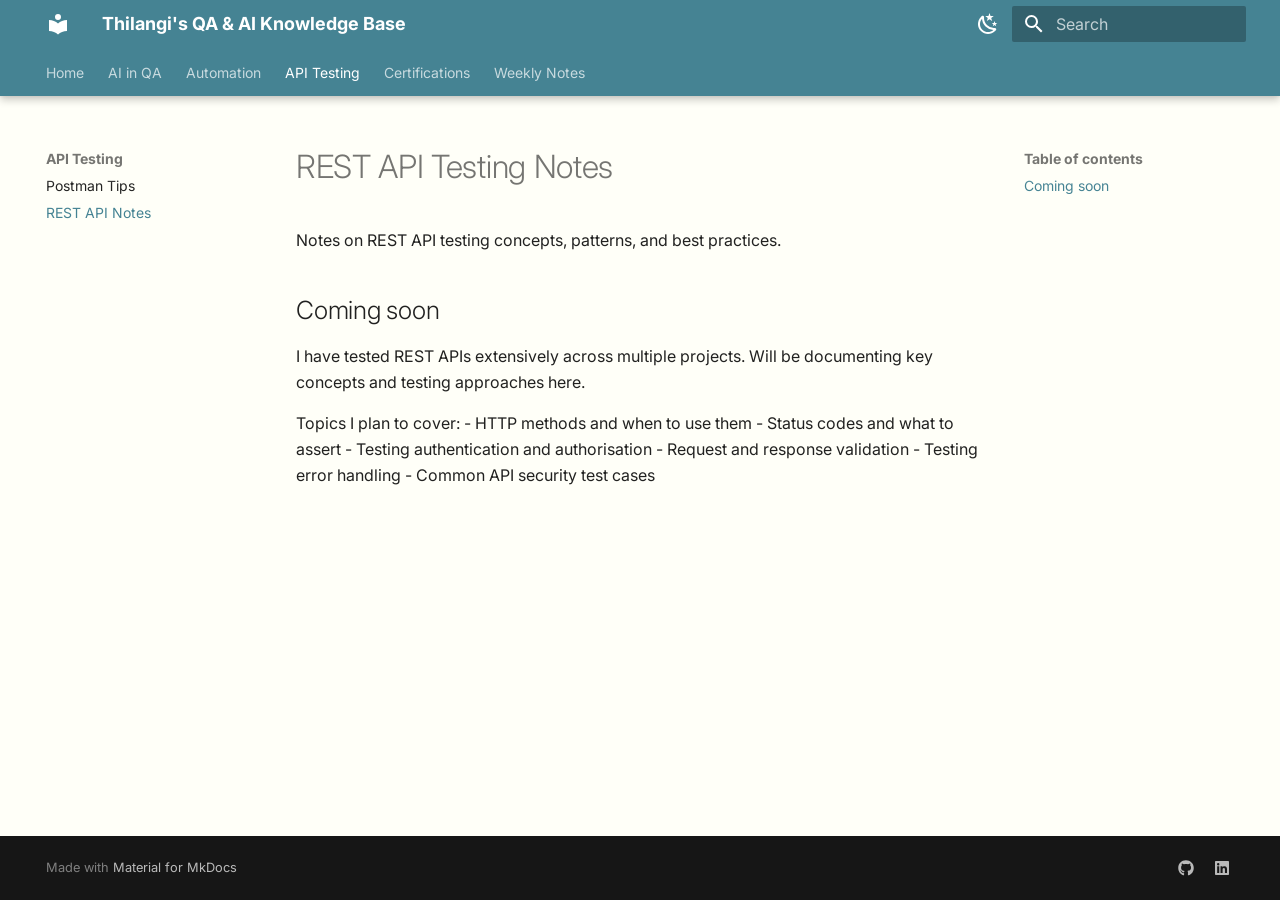
<file: api-testing/rest-api-notes/index.html>
<!doctype html>
<html lang="en" class="no-js">
  <head>
    
      <meta charset="utf-8">
      <meta name="viewport" content="width=device-width,initial-scale=1">
      
        <meta name="description" content="A personal study blog on QA engineering, AI-powered testing, and automation">
      
      
        <meta name="author" content="Thilangi Uththara De Silva">
      
      
        <link rel="canonical" href="https://thila98.github.io/qa-knowledge-base/api-testing/rest-api-notes/">
      
      
        <link rel="prev" href="../postman-tips/">
      
      
        <link rel="next" href="../../certifications/istqb-ctfl/">
      
      
        
      
      
      <link rel="icon" href="../../assets/images/favicon.png">
      <meta name="generator" content="mkdocs-1.6.1, mkdocs-material-9.7.6">
    
    
      
        <title>REST API Notes - Thilangi's QA & AI Knowledge Base</title>
      
    
    
      <link rel="stylesheet" href="../../assets/stylesheets/main.484c7ddc.min.css">
      
        
        <link rel="stylesheet" href="../../assets/stylesheets/palette.ab4e12ef.min.css">
      
      


    
    
      
    
    
      
        
        
        <link rel="preconnect" href="https://fonts.gstatic.com" crossorigin>
        <link rel="stylesheet" href="https://fonts.googleapis.com/css?family=Inter:300,300i,400,400i,700,700i%7CJetBrains+Mono:400,400i,700,700i&display=fallback">
        <style>:root{--md-text-font:"Inter";--md-code-font:"JetBrains Mono"}</style>
      
    
    
      <link rel="stylesheet" href="../../stylesheets/extra.css">
    
    <script>__md_scope=new URL("../..",location),__md_hash=e=>[...e].reduce(((e,_)=>(e<<5)-e+_.charCodeAt(0)),0),__md_get=(e,_=localStorage,t=__md_scope)=>JSON.parse(_.getItem(t.pathname+"."+e)),__md_set=(e,_,t=localStorage,a=__md_scope)=>{try{t.setItem(a.pathname+"."+e,JSON.stringify(_))}catch(e){}}</script>
    
      

    
    
  </head>
  
  
    
    
      
    
    
    
    
    <body dir="ltr" data-md-color-scheme="default" data-md-color-primary="custom" data-md-color-accent="custom">
  
    
    <input class="md-toggle" data-md-toggle="drawer" type="checkbox" id="__drawer" autocomplete="off">
    <input class="md-toggle" data-md-toggle="search" type="checkbox" id="__search" autocomplete="off">
    <label class="md-overlay" for="__drawer"></label>
    <div data-md-component="skip">
      
        
        <a href="#rest-api-testing-notes" class="md-skip">
          Skip to content
        </a>
      
    </div>
    <div data-md-component="announce">
      
    </div>
    
    
      

  

<header class="md-header md-header--shadow md-header--lifted" data-md-component="header">
  <nav class="md-header__inner md-grid" aria-label="Header">
    <a href="../.." title="Thilangi&#39;s QA &amp; AI Knowledge Base" class="md-header__button md-logo" aria-label="Thilangi's QA & AI Knowledge Base" data-md-component="logo">
      
  
  <svg xmlns="http://www.w3.org/2000/svg" viewBox="0 0 24 24"><path d="M12 8a3 3 0 0 0 3-3 3 3 0 0 0-3-3 3 3 0 0 0-3 3 3 3 0 0 0 3 3m0 3.54C9.64 9.35 6.5 8 3 8v11c3.5 0 6.64 1.35 9 3.54 2.36-2.19 5.5-3.54 9-3.54V8c-3.5 0-6.64 1.35-9 3.54"/></svg>

    </a>
    <label class="md-header__button md-icon" for="__drawer">
      
      <svg xmlns="http://www.w3.org/2000/svg" viewBox="0 0 24 24"><path d="M3 6h18v2H3zm0 5h18v2H3zm0 5h18v2H3z"/></svg>
    </label>
    <div class="md-header__title" data-md-component="header-title">
      <div class="md-header__ellipsis">
        <div class="md-header__topic">
          <span class="md-ellipsis">
            Thilangi's QA & AI Knowledge Base
          </span>
        </div>
        <div class="md-header__topic" data-md-component="header-topic">
          <span class="md-ellipsis">
            
              REST API Notes
            
          </span>
        </div>
      </div>
    </div>
    
      
        <form class="md-header__option" data-md-component="palette">
  
    
    
    
    <input class="md-option" data-md-color-media="" data-md-color-scheme="default" data-md-color-primary="custom" data-md-color-accent="custom"  aria-label="Switch to dark mode"  type="radio" name="__palette" id="__palette_0">
    
      <label class="md-header__button md-icon" title="Switch to dark mode" for="__palette_1" hidden>
        <svg xmlns="http://www.w3.org/2000/svg" viewBox="0 0 24 24"><path d="m17.75 4.09-2.53 1.94.91 3.06-2.63-1.81-2.63 1.81.91-3.06-2.53-1.94L12.44 4l1.06-3 1.06 3zm3.5 6.91-1.64 1.25.59 1.98-1.7-1.17-1.7 1.17.59-1.98L15.75 11l2.06-.05L18.5 9l.69 1.95zm-2.28 4.95c.83-.08 1.72 1.1 1.19 1.85-.32.45-.66.87-1.08 1.27C15.17 23 8.84 23 4.94 19.07c-3.91-3.9-3.91-10.24 0-14.14.4-.4.82-.76 1.27-1.08.75-.53 1.93.36 1.85 1.19-.27 2.86.69 5.83 2.89 8.02a9.96 9.96 0 0 0 8.02 2.89m-1.64 2.02a12.08 12.08 0 0 1-7.8-3.47c-2.17-2.19-3.33-5-3.49-7.82-2.81 3.14-2.7 7.96.31 10.98 3.02 3.01 7.84 3.12 10.98.31"/></svg>
      </label>
    
  
    
    
    
    <input class="md-option" data-md-color-media="" data-md-color-scheme="slate" data-md-color-primary="custom" data-md-color-accent="custom"  aria-label="Switch to light mode"  type="radio" name="__palette" id="__palette_1">
    
      <label class="md-header__button md-icon" title="Switch to light mode" for="__palette_0" hidden>
        <svg xmlns="http://www.w3.org/2000/svg" viewBox="0 0 24 24"><path d="M12 7a5 5 0 0 1 5 5 5 5 0 0 1-5 5 5 5 0 0 1-5-5 5 5 0 0 1 5-5m0 2a3 3 0 0 0-3 3 3 3 0 0 0 3 3 3 3 0 0 0 3-3 3 3 0 0 0-3-3m0-7 2.39 3.42C13.65 5.15 12.84 5 12 5s-1.65.15-2.39.42zM3.34 7l4.16-.35A7.2 7.2 0 0 0 5.94 8.5c-.44.74-.69 1.5-.83 2.29zm.02 10 1.76-3.77a7.131 7.131 0 0 0 2.38 4.14zM20.65 7l-1.77 3.79a7.02 7.02 0 0 0-2.38-4.15zm-.01 10-4.14.36c.59-.51 1.12-1.14 1.54-1.86.42-.73.69-1.5.83-2.29zM12 22l-2.41-3.44c.74.27 1.55.44 2.41.44.82 0 1.63-.17 2.37-.44z"/></svg>
      </label>
    
  
</form>
      
    
    
      <script>var palette=__md_get("__palette");if(palette&&palette.color){if("(prefers-color-scheme)"===palette.color.media){var media=matchMedia("(prefers-color-scheme: light)"),input=document.querySelector(media.matches?"[data-md-color-media='(prefers-color-scheme: light)']":"[data-md-color-media='(prefers-color-scheme: dark)']");palette.color.media=input.getAttribute("data-md-color-media"),palette.color.scheme=input.getAttribute("data-md-color-scheme"),palette.color.primary=input.getAttribute("data-md-color-primary"),palette.color.accent=input.getAttribute("data-md-color-accent")}for(var[key,value]of Object.entries(palette.color))document.body.setAttribute("data-md-color-"+key,value)}</script>
    
    
    
      
      
        <label class="md-header__button md-icon" for="__search">
          
          <svg xmlns="http://www.w3.org/2000/svg" viewBox="0 0 24 24"><path d="M9.5 3A6.5 6.5 0 0 1 16 9.5c0 1.61-.59 3.09-1.56 4.23l.27.27h.79l5 5-1.5 1.5-5-5v-.79l-.27-.27A6.52 6.52 0 0 1 9.5 16 6.5 6.5 0 0 1 3 9.5 6.5 6.5 0 0 1 9.5 3m0 2C7 5 5 7 5 9.5S7 14 9.5 14 14 12 14 9.5 12 5 9.5 5"/></svg>
        </label>
        <div class="md-search" data-md-component="search" role="dialog">
  <label class="md-search__overlay" for="__search"></label>
  <div class="md-search__inner" role="search">
    <form class="md-search__form" name="search">
      <input type="text" class="md-search__input" name="query" aria-label="Search" placeholder="Search" autocapitalize="off" autocorrect="off" autocomplete="off" spellcheck="false" data-md-component="search-query" required>
      <label class="md-search__icon md-icon" for="__search">
        
        <svg xmlns="http://www.w3.org/2000/svg" viewBox="0 0 24 24"><path d="M9.5 3A6.5 6.5 0 0 1 16 9.5c0 1.61-.59 3.09-1.56 4.23l.27.27h.79l5 5-1.5 1.5-5-5v-.79l-.27-.27A6.52 6.52 0 0 1 9.5 16 6.5 6.5 0 0 1 3 9.5 6.5 6.5 0 0 1 9.5 3m0 2C7 5 5 7 5 9.5S7 14 9.5 14 14 12 14 9.5 12 5 9.5 5"/></svg>
        
        <svg xmlns="http://www.w3.org/2000/svg" viewBox="0 0 24 24"><path d="M20 11v2H8l5.5 5.5-1.42 1.42L4.16 12l7.92-7.92L13.5 5.5 8 11z"/></svg>
      </label>
      <nav class="md-search__options" aria-label="Search">
        
          <a href="javascript:void(0)" class="md-search__icon md-icon" title="Share" aria-label="Share" data-clipboard data-clipboard-text="" data-md-component="search-share" tabindex="-1">
            
            <svg xmlns="http://www.w3.org/2000/svg" viewBox="0 0 24 24"><path d="M18 16.08c-.76 0-1.44.3-1.96.77L8.91 12.7c.05-.23.09-.46.09-.7s-.04-.47-.09-.7l7.05-4.11c.54.5 1.25.81 2.04.81a3 3 0 0 0 3-3 3 3 0 0 0-3-3 3 3 0 0 0-3 3c0 .24.04.47.09.7L8.04 9.81C7.5 9.31 6.79 9 6 9a3 3 0 0 0-3 3 3 3 0 0 0 3 3c.79 0 1.5-.31 2.04-.81l7.12 4.15c-.05.21-.08.43-.08.66 0 1.61 1.31 2.91 2.92 2.91s2.92-1.3 2.92-2.91A2.92 2.92 0 0 0 18 16.08"/></svg>
          </a>
        
        <button type="reset" class="md-search__icon md-icon" title="Clear" aria-label="Clear" tabindex="-1">
          
          <svg xmlns="http://www.w3.org/2000/svg" viewBox="0 0 24 24"><path d="M19 6.41 17.59 5 12 10.59 6.41 5 5 6.41 10.59 12 5 17.59 6.41 19 12 13.41 17.59 19 19 17.59 13.41 12z"/></svg>
        </button>
      </nav>
      
        <div class="md-search__suggest" data-md-component="search-suggest"></div>
      
    </form>
    <div class="md-search__output">
      <div class="md-search__scrollwrap" tabindex="0" data-md-scrollfix>
        <div class="md-search-result" data-md-component="search-result">
          <div class="md-search-result__meta">
            Initializing search
          </div>
          <ol class="md-search-result__list" role="presentation"></ol>
        </div>
      </div>
    </div>
  </div>
</div>
      
    
    
  </nav>
  
    
      
<nav class="md-tabs" aria-label="Tabs" data-md-component="tabs">
  <div class="md-grid">
    <ul class="md-tabs__list">
      
        
  
  
  
  
    <li class="md-tabs__item">
      <a href="../.." class="md-tabs__link">
        
  
  
    
  
  Home

      </a>
    </li>
  

      
        
  
  
  
  
    
    
      <li class="md-tabs__item">
        <a href="../../ai-in-qa/overview/" class="md-tabs__link">
          
  
  
  AI in QA

        </a>
      </li>
    
  

      
        
  
  
  
  
    
    
      <li class="md-tabs__item">
        <a href="../../automation/playwright-notes/" class="md-tabs__link">
          
  
  
  Automation

        </a>
      </li>
    
  

      
        
  
  
  
    
  
  
    
    
      <li class="md-tabs__item md-tabs__item--active">
        <a href="../postman-tips/" class="md-tabs__link">
          
  
  
  API Testing

        </a>
      </li>
    
  

      
        
  
  
  
  
    
    
      <li class="md-tabs__item">
        <a href="../../certifications/istqb-ctfl/" class="md-tabs__link">
          
  
  
  Certifications

        </a>
      </li>
    
  

      
        
  
  
  
  
    
    
      <li class="md-tabs__item">
        <a href="../../weekly-notes/week-01/" class="md-tabs__link">
          
  
  
  Weekly Notes

        </a>
      </li>
    
  

      
    </ul>
  </div>
</nav>
    
  
</header>
    
    <div class="md-container" data-md-component="container">
      
      
        
      
      <main class="md-main" data-md-component="main">
        <div class="md-main__inner md-grid">
          
            
              
              <div class="md-sidebar md-sidebar--primary" data-md-component="sidebar" data-md-type="navigation" >
                <div class="md-sidebar__scrollwrap">
                  <div class="md-sidebar__inner">
                    


  


<nav class="md-nav md-nav--primary md-nav--lifted" aria-label="Navigation" data-md-level="0">
  <label class="md-nav__title" for="__drawer">
    <a href="../.." title="Thilangi&#39;s QA &amp; AI Knowledge Base" class="md-nav__button md-logo" aria-label="Thilangi's QA & AI Knowledge Base" data-md-component="logo">
      
  
  <svg xmlns="http://www.w3.org/2000/svg" viewBox="0 0 24 24"><path d="M12 8a3 3 0 0 0 3-3 3 3 0 0 0-3-3 3 3 0 0 0-3 3 3 3 0 0 0 3 3m0 3.54C9.64 9.35 6.5 8 3 8v11c3.5 0 6.64 1.35 9 3.54 2.36-2.19 5.5-3.54 9-3.54V8c-3.5 0-6.64 1.35-9 3.54"/></svg>

    </a>
    Thilangi's QA & AI Knowledge Base
  </label>
  
  <ul class="md-nav__list" data-md-scrollfix>
    
      
      
  
  
  
  
    <li class="md-nav__item">
      <a href="../.." class="md-nav__link">
        
  
  
  <span class="md-ellipsis">
    
  
    Home
  

    
  </span>
  
  

      </a>
    </li>
  

    
      
      
  
  
  
  
    
    
    
    
      
      
        
      
    
    
    <li class="md-nav__item md-nav__item--nested">
      
        
        
          
        
        <input class="md-nav__toggle md-toggle md-toggle--indeterminate" type="checkbox" id="__nav_2" >
        
          
          <label class="md-nav__link" for="__nav_2" id="__nav_2_label" tabindex="0">
            
  
  
  <span class="md-ellipsis">
    
  
    AI in QA
  

    
  </span>
  
  

            <span class="md-nav__icon md-icon"></span>
          </label>
        
        <nav class="md-nav" data-md-level="1" aria-labelledby="__nav_2_label" aria-expanded="false">
          <label class="md-nav__title" for="__nav_2">
            <span class="md-nav__icon md-icon"></span>
            
  
    AI in QA
  

          </label>
          <ul class="md-nav__list" data-md-scrollfix>
            
              
                
  
  
  
  
    <li class="md-nav__item">
      <a href="../../ai-in-qa/overview/" class="md-nav__link">
        
  
  
  <span class="md-ellipsis">
    
  
    Overview
  

    
  </span>
  
  

      </a>
    </li>
  

              
            
              
                
  
  
  
  
    <li class="md-nav__item">
      <a href="../../ai-in-qa/prompt-templates/" class="md-nav__link">
        
  
  
  <span class="md-ellipsis">
    
  
    Prompt Templates
  

    
  </span>
  
  

      </a>
    </li>
  

              
            
              
                
  
  
  
  
    <li class="md-nav__item">
      <a href="../../ai-in-qa/tools/" class="md-nav__link">
        
  
  
  <span class="md-ellipsis">
    
  
    Tools
  

    
  </span>
  
  

      </a>
    </li>
  

              
            
          </ul>
        </nav>
      
    </li>
  

    
      
      
  
  
  
  
    
    
    
    
      
      
        
      
    
    
    <li class="md-nav__item md-nav__item--nested">
      
        
        
          
        
        <input class="md-nav__toggle md-toggle md-toggle--indeterminate" type="checkbox" id="__nav_3" >
        
          
          <label class="md-nav__link" for="__nav_3" id="__nav_3_label" tabindex="0">
            
  
  
  <span class="md-ellipsis">
    
  
    Automation
  

    
  </span>
  
  

            <span class="md-nav__icon md-icon"></span>
          </label>
        
        <nav class="md-nav" data-md-level="1" aria-labelledby="__nav_3_label" aria-expanded="false">
          <label class="md-nav__title" for="__nav_3">
            <span class="md-nav__icon md-icon"></span>
            
  
    Automation
  

          </label>
          <ul class="md-nav__list" data-md-scrollfix>
            
              
                
  
  
  
  
    <li class="md-nav__item">
      <a href="../../automation/playwright-notes/" class="md-nav__link">
        
  
  
  <span class="md-ellipsis">
    
  
    Playwright Notes
  

    
  </span>
  
  

      </a>
    </li>
  

              
            
              
                
  
  
  
  
    <li class="md-nav__item">
      <a href="../../automation/pytest-notes/" class="md-nav__link">
        
  
  
  <span class="md-ellipsis">
    
  
    Pytest Notes
  

    
  </span>
  
  

      </a>
    </li>
  

              
            
          </ul>
        </nav>
      
    </li>
  

    
      
      
  
  
    
  
  
  
    
    
    
    
      
        
        
      
      
        
      
    
    
    <li class="md-nav__item md-nav__item--active md-nav__item--section md-nav__item--nested">
      
        
        
        <input class="md-nav__toggle md-toggle " type="checkbox" id="__nav_4" checked>
        
          
          <label class="md-nav__link" for="__nav_4" id="__nav_4_label" tabindex="">
            
  
  
  <span class="md-ellipsis">
    
  
    API Testing
  

    
  </span>
  
  

            <span class="md-nav__icon md-icon"></span>
          </label>
        
        <nav class="md-nav" data-md-level="1" aria-labelledby="__nav_4_label" aria-expanded="true">
          <label class="md-nav__title" for="__nav_4">
            <span class="md-nav__icon md-icon"></span>
            
  
    API Testing
  

          </label>
          <ul class="md-nav__list" data-md-scrollfix>
            
              
                
  
  
  
  
    <li class="md-nav__item">
      <a href="../postman-tips/" class="md-nav__link">
        
  
  
  <span class="md-ellipsis">
    
  
    Postman Tips
  

    
  </span>
  
  

      </a>
    </li>
  

              
            
              
                
  
  
    
  
  
  
    <li class="md-nav__item md-nav__item--active">
      
      <input class="md-nav__toggle md-toggle" type="checkbox" id="__toc">
      
      
        
      
      
        <label class="md-nav__link md-nav__link--active" for="__toc">
          
  
  
  <span class="md-ellipsis">
    
  
    REST API Notes
  

    
  </span>
  
  

          <span class="md-nav__icon md-icon"></span>
        </label>
      
      <a href="./" class="md-nav__link md-nav__link--active">
        
  
  
  <span class="md-ellipsis">
    
  
    REST API Notes
  

    
  </span>
  
  

      </a>
      
        

<nav class="md-nav md-nav--secondary" aria-label="Table of contents">
  
  
  
    
  
  
    <label class="md-nav__title" for="__toc">
      <span class="md-nav__icon md-icon"></span>
      Table of contents
    </label>
    <ul class="md-nav__list" data-md-component="toc" data-md-scrollfix>
      
        <li class="md-nav__item">
  <a href="#coming-soon" class="md-nav__link">
    <span class="md-ellipsis">
      
        Coming soon
      
    </span>
  </a>
  
</li>
      
    </ul>
  
</nav>
      
    </li>
  

              
            
          </ul>
        </nav>
      
    </li>
  

    
      
      
  
  
  
  
    
    
    
    
      
      
        
      
    
    
    <li class="md-nav__item md-nav__item--nested">
      
        
        
          
        
        <input class="md-nav__toggle md-toggle md-toggle--indeterminate" type="checkbox" id="__nav_5" >
        
          
          <label class="md-nav__link" for="__nav_5" id="__nav_5_label" tabindex="0">
            
  
  
  <span class="md-ellipsis">
    
  
    Certifications
  

    
  </span>
  
  

            <span class="md-nav__icon md-icon"></span>
          </label>
        
        <nav class="md-nav" data-md-level="1" aria-labelledby="__nav_5_label" aria-expanded="false">
          <label class="md-nav__title" for="__nav_5">
            <span class="md-nav__icon md-icon"></span>
            
  
    Certifications
  

          </label>
          <ul class="md-nav__list" data-md-scrollfix>
            
              
                
  
  
  
  
    <li class="md-nav__item">
      <a href="../../certifications/istqb-ctfl/" class="md-nav__link">
        
  
  
  <span class="md-ellipsis">
    
  
    ISTQB CTFL
  

    
  </span>
  
  

      </a>
    </li>
  

              
            
              
                
  
  
  
  
    <li class="md-nav__item">
      <a href="../../certifications/roadmap/" class="md-nav__link">
        
  
  
  <span class="md-ellipsis">
    
  
    My Roadmap
  

    
  </span>
  
  

      </a>
    </li>
  

              
            
          </ul>
        </nav>
      
    </li>
  

    
      
      
  
  
  
  
    
    
    
    
      
      
        
      
    
    
    <li class="md-nav__item md-nav__item--nested">
      
        
        
          
        
        <input class="md-nav__toggle md-toggle md-toggle--indeterminate" type="checkbox" id="__nav_6" >
        
          
          <label class="md-nav__link" for="__nav_6" id="__nav_6_label" tabindex="0">
            
  
  
  <span class="md-ellipsis">
    
  
    Weekly Notes
  

    
  </span>
  
  

            <span class="md-nav__icon md-icon"></span>
          </label>
        
        <nav class="md-nav" data-md-level="1" aria-labelledby="__nav_6_label" aria-expanded="false">
          <label class="md-nav__title" for="__nav_6">
            <span class="md-nav__icon md-icon"></span>
            
  
    Weekly Notes
  

          </label>
          <ul class="md-nav__list" data-md-scrollfix>
            
              
                
  
  
  
  
    <li class="md-nav__item">
      <a href="../../weekly-notes/week-01/" class="md-nav__link">
        
  
  
  <span class="md-ellipsis">
    
  
    Week 01 - July 2026
  

    
  </span>
  
  

      </a>
    </li>
  

              
            
          </ul>
        </nav>
      
    </li>
  

    
  </ul>
</nav>
                  </div>
                </div>
              </div>
            
            
              
              <div class="md-sidebar md-sidebar--secondary" data-md-component="sidebar" data-md-type="toc" >
                <div class="md-sidebar__scrollwrap">
                  <div class="md-sidebar__inner">
                    

<nav class="md-nav md-nav--secondary" aria-label="Table of contents">
  
  
  
    
  
  
    <label class="md-nav__title" for="__toc">
      <span class="md-nav__icon md-icon"></span>
      Table of contents
    </label>
    <ul class="md-nav__list" data-md-component="toc" data-md-scrollfix>
      
        <li class="md-nav__item">
  <a href="#coming-soon" class="md-nav__link">
    <span class="md-ellipsis">
      
        Coming soon
      
    </span>
  </a>
  
</li>
      
    </ul>
  
</nav>
                  </div>
                </div>
              </div>
            
          
          
            <div class="md-content" data-md-component="content">
              
              <article class="md-content__inner md-typeset">
                
                  



<h1 id="rest-api-testing-notes">REST API Testing Notes<a class="headerlink" href="#rest-api-testing-notes" title="Permanent link">&para;</a></h1>
<p>Notes on REST API testing concepts, patterns, and best practices.</p>
<h2 id="coming-soon">Coming soon<a class="headerlink" href="#coming-soon" title="Permanent link">&para;</a></h2>
<p>I have tested REST APIs extensively across multiple projects. Will be documenting key concepts and testing approaches here.</p>
<p>Topics I plan to cover:
- HTTP methods and when to use them
- Status codes and what to assert
- Testing authentication and authorisation
- Request and response validation
- Testing error handling
- Common API security test cases</p>












                
              </article>
            </div>
          
          
<script>var target=document.getElementById(location.hash.slice(1));target&&target.name&&(target.checked=target.name.startsWith("__tabbed_"))</script>
        </div>
        
          <button type="button" class="md-top md-icon" data-md-component="top" hidden>
  
  <svg xmlns="http://www.w3.org/2000/svg" viewBox="0 0 24 24"><path d="M13 20h-2V8l-5.5 5.5-1.42-1.42L12 4.16l7.92 7.92-1.42 1.42L13 8z"/></svg>
  Back to top
</button>
        
      </main>
      
        <footer class="md-footer">
  
  <div class="md-footer-meta md-typeset">
    <div class="md-footer-meta__inner md-grid">
      <div class="md-copyright">
  
  
    Made with
    <a href="https://squidfunk.github.io/mkdocs-material/" target="_blank" rel="noopener">
      Material for MkDocs
    </a>
  
</div>
      
        
<div class="md-social">
  
    
    
    
    
    <a href="https://github.com/thila98" target="_blank" rel="noopener" title="GitHub" class="md-social__link">
      <svg xmlns="http://www.w3.org/2000/svg" viewBox="0 0 512 512"><!--! Font Awesome Free 7.1.0 by @fontawesome - https://fontawesome.com License - https://fontawesome.com/license/free (Icons: CC BY 4.0, Fonts: SIL OFL 1.1, Code: MIT License) Copyright 2025 Fonticons, Inc.--><path d="M173.9 397.4c0 2-2.3 3.6-5.2 3.6-3.3.3-5.6-1.3-5.6-3.6 0-2 2.3-3.6 5.2-3.6 3-.3 5.6 1.3 5.6 3.6m-31.1-4.5c-.7 2 1.3 4.3 4.3 4.9 2.6 1 5.6 0 6.2-2s-1.3-4.3-4.3-5.2c-2.6-.7-5.5.3-6.2 2.3m44.2-1.7c-2.9.7-4.9 2.6-4.6 4.9.3 2 2.9 3.3 5.9 2.6 2.9-.7 4.9-2.6 4.6-4.6-.3-1.9-3-3.2-5.9-2.9M252.8 8C114.1 8 8 113.3 8 252c0 110.9 69.8 205.8 169.5 239.2 12.8 2.3 17.3-5.6 17.3-12.1 0-6.2-.3-40.4-.3-61.4 0 0-70 15-84.7-29.8 0 0-11.4-29.1-27.8-36.6 0 0-22.9-15.7 1.6-15.4 0 0 24.9 2 38.6 25.8 21.9 38.6 58.6 27.5 72.9 20.9 2.3-16 8.8-27.1 16-33.7-55.9-6.2-112.3-14.3-112.3-110.5 0-27.5 7.6-41.3 23.6-58.9-2.6-6.5-11.1-33.3 2.6-67.9 20.9-6.5 69 27 69 27 20-5.6 41.5-8.5 62.8-8.5s42.8 2.9 62.8 8.5c0 0 48.1-33.6 69-27 13.7 34.7 5.2 61.4 2.6 67.9 16 17.7 25.8 31.5 25.8 58.9 0 96.5-58.9 104.2-114.8 110.5 9.2 7.9 17 22.9 17 46.4 0 33.7-.3 75.4-.3 83.6 0 6.5 4.6 14.4 17.3 12.1C436.2 457.8 504 362.9 504 252 504 113.3 391.5 8 252.8 8M105.2 352.9c-1.3 1-1 3.3.7 5.2 1.6 1.6 3.9 2.3 5.2 1 1.3-1 1-3.3-.7-5.2-1.6-1.6-3.9-2.3-5.2-1m-10.8-8.1c-.7 1.3.3 2.9 2.3 3.9 1.6 1 3.6.7 4.3-.7.7-1.3-.3-2.9-2.3-3.9-2-.6-3.6-.3-4.3.7m32.4 35.6c-1.6 1.3-1 4.3 1.3 6.2 2.3 2.3 5.2 2.6 6.5 1 1.3-1.3.7-4.3-1.3-6.2-2.2-2.3-5.2-2.6-6.5-1m-11.4-14.7c-1.6 1-1.6 3.6 0 5.9s4.3 3.3 5.6 2.3c1.6-1.3 1.6-3.9 0-6.2-1.4-2.3-4-3.3-5.6-2"/></svg>
    </a>
  
    
    
    
    
    <a href="https://www.linkedin.com/in/thilangi-de-silva-66bb0b190/" target="_blank" rel="noopener" title="LinkedIn" class="md-social__link">
      <svg xmlns="http://www.w3.org/2000/svg" viewBox="0 0 448 512"><!--! Font Awesome Free 7.1.0 by @fontawesome - https://fontawesome.com License - https://fontawesome.com/license/free (Icons: CC BY 4.0, Fonts: SIL OFL 1.1, Code: MIT License) Copyright 2025 Fonticons, Inc.--><path d="M416 32H31.9C14.3 32 0 46.5 0 64.3v383.4C0 465.5 14.3 480 31.9 480H416c17.6 0 32-14.5 32-32.3V64.3c0-17.8-14.4-32.3-32-32.3M135.4 416H69V202.2h66.5V416zM102.2 96a38.5 38.5 0 1 1 0 77 38.5 38.5 0 1 1 0-77m282.1 320h-66.4V312c0-24.8-.5-56.7-34.5-56.7-34.6 0-39.9 27-39.9 54.9V416h-66.4V202.2h63.7v29.2h.9c8.9-16.8 30.6-34.5 62.9-34.5 67.2 0 79.7 44.3 79.7 101.9z"/></svg>
    </a>
  
</div>
      
    </div>
  </div>
</footer>
      
    </div>
    <div class="md-dialog" data-md-component="dialog">
      <div class="md-dialog__inner md-typeset"></div>
    </div>
    
    
    
      
      
      <script id="__config" type="application/json">{"annotate": null, "base": "../..", "features": ["navigation.tabs", "navigation.tabs.sticky", "navigation.sections", "navigation.expand", "navigation.top", "search.highlight", "search.suggest", "search.share", "toc.follow", "content.code.copy", "content.code.annotate"], "search": "../../assets/javascripts/workers/search.2c215733.min.js", "tags": null, "translations": {"clipboard.copied": "Copied to clipboard", "clipboard.copy": "Copy to clipboard", "search.result.more.one": "1 more on this page", "search.result.more.other": "# more on this page", "search.result.none": "No matching documents", "search.result.one": "1 matching document", "search.result.other": "# matching documents", "search.result.placeholder": "Type to start searching", "search.result.term.missing": "Missing", "select.version": "Select version"}, "version": null}</script>
    
    
      <script src="../../assets/javascripts/bundle.79ae519e.min.js"></script>
      
    
  </body>
</html>
</file>
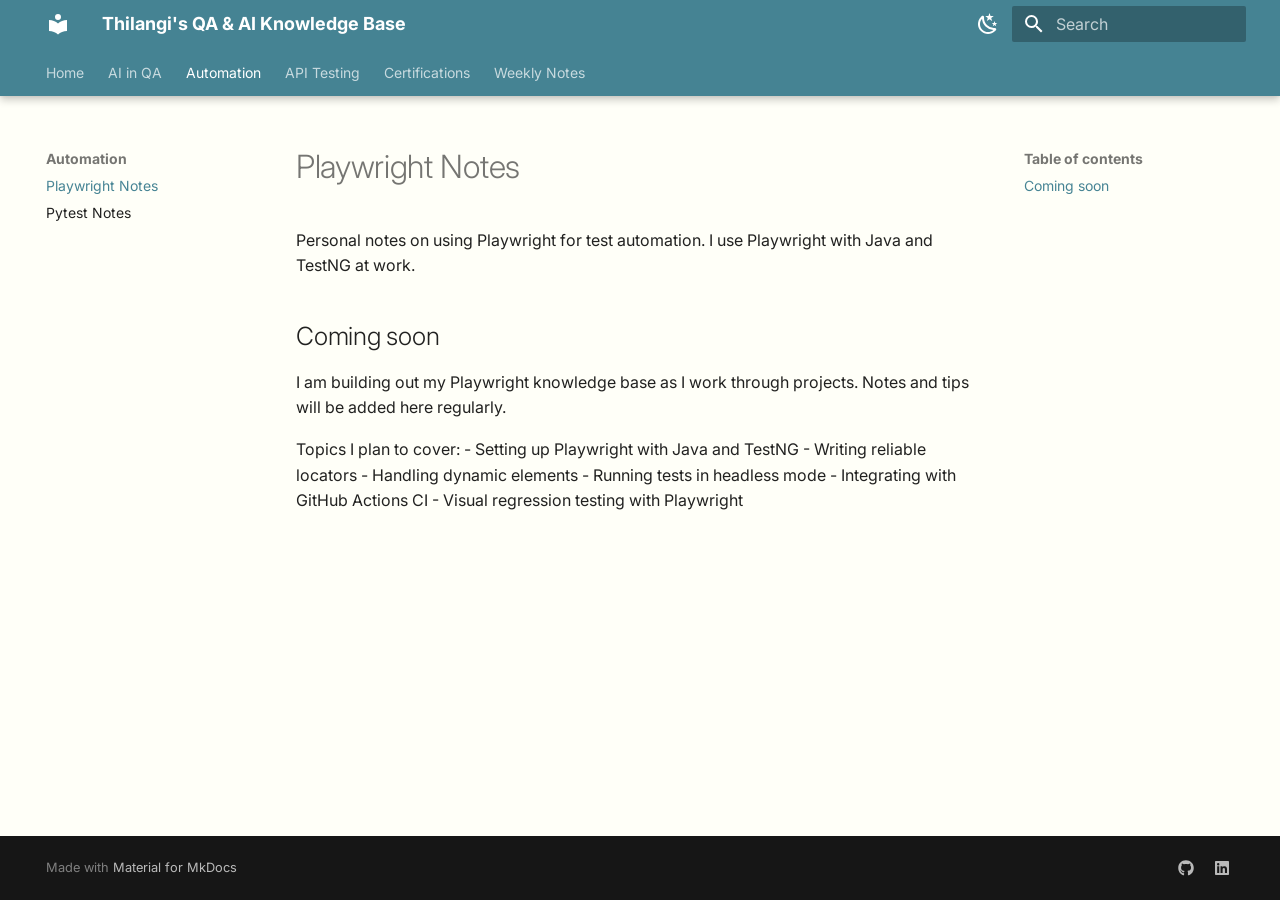
<file: automation/playwright-notes/index.html>
<!doctype html>
<html lang="en" class="no-js">
  <head>
    
      <meta charset="utf-8">
      <meta name="viewport" content="width=device-width,initial-scale=1">
      
        <meta name="description" content="A personal study blog on QA engineering, AI-powered testing, and automation">
      
      
        <meta name="author" content="Thilangi Uththara De Silva">
      
      
        <link rel="canonical" href="https://thila98.github.io/qa-knowledge-base/automation/playwright-notes/">
      
      
        <link rel="prev" href="../../ai-in-qa/tools/">
      
      
        <link rel="next" href="../pytest-notes/">
      
      
        
      
      
      <link rel="icon" href="../../assets/images/favicon.png">
      <meta name="generator" content="mkdocs-1.6.1, mkdocs-material-9.7.6">
    
    
      
        <title>Playwright Notes - Thilangi's QA & AI Knowledge Base</title>
      
    
    
      <link rel="stylesheet" href="../../assets/stylesheets/main.484c7ddc.min.css">
      
        
        <link rel="stylesheet" href="../../assets/stylesheets/palette.ab4e12ef.min.css">
      
      


    
    
      
    
    
      
        
        
        <link rel="preconnect" href="https://fonts.gstatic.com" crossorigin>
        <link rel="stylesheet" href="https://fonts.googleapis.com/css?family=Inter:300,300i,400,400i,700,700i%7CJetBrains+Mono:400,400i,700,700i&display=fallback">
        <style>:root{--md-text-font:"Inter";--md-code-font:"JetBrains Mono"}</style>
      
    
    
      <link rel="stylesheet" href="../../stylesheets/extra.css">
    
    <script>__md_scope=new URL("../..",location),__md_hash=e=>[...e].reduce(((e,_)=>(e<<5)-e+_.charCodeAt(0)),0),__md_get=(e,_=localStorage,t=__md_scope)=>JSON.parse(_.getItem(t.pathname+"."+e)),__md_set=(e,_,t=localStorage,a=__md_scope)=>{try{t.setItem(a.pathname+"."+e,JSON.stringify(_))}catch(e){}}</script>
    
      

    
    
  </head>
  
  
    
    
      
    
    
    
    
    <body dir="ltr" data-md-color-scheme="default" data-md-color-primary="custom" data-md-color-accent="custom">
  
    
    <input class="md-toggle" data-md-toggle="drawer" type="checkbox" id="__drawer" autocomplete="off">
    <input class="md-toggle" data-md-toggle="search" type="checkbox" id="__search" autocomplete="off">
    <label class="md-overlay" for="__drawer"></label>
    <div data-md-component="skip">
      
        
        <a href="#playwright-notes" class="md-skip">
          Skip to content
        </a>
      
    </div>
    <div data-md-component="announce">
      
    </div>
    
    
      

  

<header class="md-header md-header--shadow md-header--lifted" data-md-component="header">
  <nav class="md-header__inner md-grid" aria-label="Header">
    <a href="../.." title="Thilangi&#39;s QA &amp; AI Knowledge Base" class="md-header__button md-logo" aria-label="Thilangi's QA & AI Knowledge Base" data-md-component="logo">
      
  
  <svg xmlns="http://www.w3.org/2000/svg" viewBox="0 0 24 24"><path d="M12 8a3 3 0 0 0 3-3 3 3 0 0 0-3-3 3 3 0 0 0-3 3 3 3 0 0 0 3 3m0 3.54C9.64 9.35 6.5 8 3 8v11c3.5 0 6.64 1.35 9 3.54 2.36-2.19 5.5-3.54 9-3.54V8c-3.5 0-6.64 1.35-9 3.54"/></svg>

    </a>
    <label class="md-header__button md-icon" for="__drawer">
      
      <svg xmlns="http://www.w3.org/2000/svg" viewBox="0 0 24 24"><path d="M3 6h18v2H3zm0 5h18v2H3zm0 5h18v2H3z"/></svg>
    </label>
    <div class="md-header__title" data-md-component="header-title">
      <div class="md-header__ellipsis">
        <div class="md-header__topic">
          <span class="md-ellipsis">
            Thilangi's QA & AI Knowledge Base
          </span>
        </div>
        <div class="md-header__topic" data-md-component="header-topic">
          <span class="md-ellipsis">
            
              Playwright Notes
            
          </span>
        </div>
      </div>
    </div>
    
      
        <form class="md-header__option" data-md-component="palette">
  
    
    
    
    <input class="md-option" data-md-color-media="" data-md-color-scheme="default" data-md-color-primary="custom" data-md-color-accent="custom"  aria-label="Switch to dark mode"  type="radio" name="__palette" id="__palette_0">
    
      <label class="md-header__button md-icon" title="Switch to dark mode" for="__palette_1" hidden>
        <svg xmlns="http://www.w3.org/2000/svg" viewBox="0 0 24 24"><path d="m17.75 4.09-2.53 1.94.91 3.06-2.63-1.81-2.63 1.81.91-3.06-2.53-1.94L12.44 4l1.06-3 1.06 3zm3.5 6.91-1.64 1.25.59 1.98-1.7-1.17-1.7 1.17.59-1.98L15.75 11l2.06-.05L18.5 9l.69 1.95zm-2.28 4.95c.83-.08 1.72 1.1 1.19 1.85-.32.45-.66.87-1.08 1.27C15.17 23 8.84 23 4.94 19.07c-3.91-3.9-3.91-10.24 0-14.14.4-.4.82-.76 1.27-1.08.75-.53 1.93.36 1.85 1.19-.27 2.86.69 5.83 2.89 8.02a9.96 9.96 0 0 0 8.02 2.89m-1.64 2.02a12.08 12.08 0 0 1-7.8-3.47c-2.17-2.19-3.33-5-3.49-7.82-2.81 3.14-2.7 7.96.31 10.98 3.02 3.01 7.84 3.12 10.98.31"/></svg>
      </label>
    
  
    
    
    
    <input class="md-option" data-md-color-media="" data-md-color-scheme="slate" data-md-color-primary="custom" data-md-color-accent="custom"  aria-label="Switch to light mode"  type="radio" name="__palette" id="__palette_1">
    
      <label class="md-header__button md-icon" title="Switch to light mode" for="__palette_0" hidden>
        <svg xmlns="http://www.w3.org/2000/svg" viewBox="0 0 24 24"><path d="M12 7a5 5 0 0 1 5 5 5 5 0 0 1-5 5 5 5 0 0 1-5-5 5 5 0 0 1 5-5m0 2a3 3 0 0 0-3 3 3 3 0 0 0 3 3 3 3 0 0 0 3-3 3 3 0 0 0-3-3m0-7 2.39 3.42C13.65 5.15 12.84 5 12 5s-1.65.15-2.39.42zM3.34 7l4.16-.35A7.2 7.2 0 0 0 5.94 8.5c-.44.74-.69 1.5-.83 2.29zm.02 10 1.76-3.77a7.131 7.131 0 0 0 2.38 4.14zM20.65 7l-1.77 3.79a7.02 7.02 0 0 0-2.38-4.15zm-.01 10-4.14.36c.59-.51 1.12-1.14 1.54-1.86.42-.73.69-1.5.83-2.29zM12 22l-2.41-3.44c.74.27 1.55.44 2.41.44.82 0 1.63-.17 2.37-.44z"/></svg>
      </label>
    
  
</form>
      
    
    
      <script>var palette=__md_get("__palette");if(palette&&palette.color){if("(prefers-color-scheme)"===palette.color.media){var media=matchMedia("(prefers-color-scheme: light)"),input=document.querySelector(media.matches?"[data-md-color-media='(prefers-color-scheme: light)']":"[data-md-color-media='(prefers-color-scheme: dark)']");palette.color.media=input.getAttribute("data-md-color-media"),palette.color.scheme=input.getAttribute("data-md-color-scheme"),palette.color.primary=input.getAttribute("data-md-color-primary"),palette.color.accent=input.getAttribute("data-md-color-accent")}for(var[key,value]of Object.entries(palette.color))document.body.setAttribute("data-md-color-"+key,value)}</script>
    
    
    
      
      
        <label class="md-header__button md-icon" for="__search">
          
          <svg xmlns="http://www.w3.org/2000/svg" viewBox="0 0 24 24"><path d="M9.5 3A6.5 6.5 0 0 1 16 9.5c0 1.61-.59 3.09-1.56 4.23l.27.27h.79l5 5-1.5 1.5-5-5v-.79l-.27-.27A6.52 6.52 0 0 1 9.5 16 6.5 6.5 0 0 1 3 9.5 6.5 6.5 0 0 1 9.5 3m0 2C7 5 5 7 5 9.5S7 14 9.5 14 14 12 14 9.5 12 5 9.5 5"/></svg>
        </label>
        <div class="md-search" data-md-component="search" role="dialog">
  <label class="md-search__overlay" for="__search"></label>
  <div class="md-search__inner" role="search">
    <form class="md-search__form" name="search">
      <input type="text" class="md-search__input" name="query" aria-label="Search" placeholder="Search" autocapitalize="off" autocorrect="off" autocomplete="off" spellcheck="false" data-md-component="search-query" required>
      <label class="md-search__icon md-icon" for="__search">
        
        <svg xmlns="http://www.w3.org/2000/svg" viewBox="0 0 24 24"><path d="M9.5 3A6.5 6.5 0 0 1 16 9.5c0 1.61-.59 3.09-1.56 4.23l.27.27h.79l5 5-1.5 1.5-5-5v-.79l-.27-.27A6.52 6.52 0 0 1 9.5 16 6.5 6.5 0 0 1 3 9.5 6.5 6.5 0 0 1 9.5 3m0 2C7 5 5 7 5 9.5S7 14 9.5 14 14 12 14 9.5 12 5 9.5 5"/></svg>
        
        <svg xmlns="http://www.w3.org/2000/svg" viewBox="0 0 24 24"><path d="M20 11v2H8l5.5 5.5-1.42 1.42L4.16 12l7.92-7.92L13.5 5.5 8 11z"/></svg>
      </label>
      <nav class="md-search__options" aria-label="Search">
        
          <a href="javascript:void(0)" class="md-search__icon md-icon" title="Share" aria-label="Share" data-clipboard data-clipboard-text="" data-md-component="search-share" tabindex="-1">
            
            <svg xmlns="http://www.w3.org/2000/svg" viewBox="0 0 24 24"><path d="M18 16.08c-.76 0-1.44.3-1.96.77L8.91 12.7c.05-.23.09-.46.09-.7s-.04-.47-.09-.7l7.05-4.11c.54.5 1.25.81 2.04.81a3 3 0 0 0 3-3 3 3 0 0 0-3-3 3 3 0 0 0-3 3c0 .24.04.47.09.7L8.04 9.81C7.5 9.31 6.79 9 6 9a3 3 0 0 0-3 3 3 3 0 0 0 3 3c.79 0 1.5-.31 2.04-.81l7.12 4.15c-.05.21-.08.43-.08.66 0 1.61 1.31 2.91 2.92 2.91s2.92-1.3 2.92-2.91A2.92 2.92 0 0 0 18 16.08"/></svg>
          </a>
        
        <button type="reset" class="md-search__icon md-icon" title="Clear" aria-label="Clear" tabindex="-1">
          
          <svg xmlns="http://www.w3.org/2000/svg" viewBox="0 0 24 24"><path d="M19 6.41 17.59 5 12 10.59 6.41 5 5 6.41 10.59 12 5 17.59 6.41 19 12 13.41 17.59 19 19 17.59 13.41 12z"/></svg>
        </button>
      </nav>
      
        <div class="md-search__suggest" data-md-component="search-suggest"></div>
      
    </form>
    <div class="md-search__output">
      <div class="md-search__scrollwrap" tabindex="0" data-md-scrollfix>
        <div class="md-search-result" data-md-component="search-result">
          <div class="md-search-result__meta">
            Initializing search
          </div>
          <ol class="md-search-result__list" role="presentation"></ol>
        </div>
      </div>
    </div>
  </div>
</div>
      
    
    
  </nav>
  
    
      
<nav class="md-tabs" aria-label="Tabs" data-md-component="tabs">
  <div class="md-grid">
    <ul class="md-tabs__list">
      
        
  
  
  
  
    <li class="md-tabs__item">
      <a href="../.." class="md-tabs__link">
        
  
  
    
  
  Home

      </a>
    </li>
  

      
        
  
  
  
  
    
    
      <li class="md-tabs__item">
        <a href="../../ai-in-qa/overview/" class="md-tabs__link">
          
  
  
  AI in QA

        </a>
      </li>
    
  

      
        
  
  
  
    
  
  
    
    
      <li class="md-tabs__item md-tabs__item--active">
        <a href="./" class="md-tabs__link">
          
  
  
  Automation

        </a>
      </li>
    
  

      
        
  
  
  
  
    
    
      <li class="md-tabs__item">
        <a href="../../api-testing/postman-tips/" class="md-tabs__link">
          
  
  
  API Testing

        </a>
      </li>
    
  

      
        
  
  
  
  
    
    
      <li class="md-tabs__item">
        <a href="../../certifications/istqb-ctfl/" class="md-tabs__link">
          
  
  
  Certifications

        </a>
      </li>
    
  

      
        
  
  
  
  
    
    
      <li class="md-tabs__item">
        <a href="../../weekly-notes/week-01/" class="md-tabs__link">
          
  
  
  Weekly Notes

        </a>
      </li>
    
  

      
    </ul>
  </div>
</nav>
    
  
</header>
    
    <div class="md-container" data-md-component="container">
      
      
        
      
      <main class="md-main" data-md-component="main">
        <div class="md-main__inner md-grid">
          
            
              
              <div class="md-sidebar md-sidebar--primary" data-md-component="sidebar" data-md-type="navigation" >
                <div class="md-sidebar__scrollwrap">
                  <div class="md-sidebar__inner">
                    


  


<nav class="md-nav md-nav--primary md-nav--lifted" aria-label="Navigation" data-md-level="0">
  <label class="md-nav__title" for="__drawer">
    <a href="../.." title="Thilangi&#39;s QA &amp; AI Knowledge Base" class="md-nav__button md-logo" aria-label="Thilangi's QA & AI Knowledge Base" data-md-component="logo">
      
  
  <svg xmlns="http://www.w3.org/2000/svg" viewBox="0 0 24 24"><path d="M12 8a3 3 0 0 0 3-3 3 3 0 0 0-3-3 3 3 0 0 0-3 3 3 3 0 0 0 3 3m0 3.54C9.64 9.35 6.5 8 3 8v11c3.5 0 6.64 1.35 9 3.54 2.36-2.19 5.5-3.54 9-3.54V8c-3.5 0-6.64 1.35-9 3.54"/></svg>

    </a>
    Thilangi's QA & AI Knowledge Base
  </label>
  
  <ul class="md-nav__list" data-md-scrollfix>
    
      
      
  
  
  
  
    <li class="md-nav__item">
      <a href="../.." class="md-nav__link">
        
  
  
  <span class="md-ellipsis">
    
  
    Home
  

    
  </span>
  
  

      </a>
    </li>
  

    
      
      
  
  
  
  
    
    
    
    
      
      
        
      
    
    
    <li class="md-nav__item md-nav__item--nested">
      
        
        
          
        
        <input class="md-nav__toggle md-toggle md-toggle--indeterminate" type="checkbox" id="__nav_2" >
        
          
          <label class="md-nav__link" for="__nav_2" id="__nav_2_label" tabindex="0">
            
  
  
  <span class="md-ellipsis">
    
  
    AI in QA
  

    
  </span>
  
  

            <span class="md-nav__icon md-icon"></span>
          </label>
        
        <nav class="md-nav" data-md-level="1" aria-labelledby="__nav_2_label" aria-expanded="false">
          <label class="md-nav__title" for="__nav_2">
            <span class="md-nav__icon md-icon"></span>
            
  
    AI in QA
  

          </label>
          <ul class="md-nav__list" data-md-scrollfix>
            
              
                
  
  
  
  
    <li class="md-nav__item">
      <a href="../../ai-in-qa/overview/" class="md-nav__link">
        
  
  
  <span class="md-ellipsis">
    
  
    Overview
  

    
  </span>
  
  

      </a>
    </li>
  

              
            
              
                
  
  
  
  
    <li class="md-nav__item">
      <a href="../../ai-in-qa/prompt-templates/" class="md-nav__link">
        
  
  
  <span class="md-ellipsis">
    
  
    Prompt Templates
  

    
  </span>
  
  

      </a>
    </li>
  

              
            
              
                
  
  
  
  
    <li class="md-nav__item">
      <a href="../../ai-in-qa/tools/" class="md-nav__link">
        
  
  
  <span class="md-ellipsis">
    
  
    Tools
  

    
  </span>
  
  

      </a>
    </li>
  

              
            
          </ul>
        </nav>
      
    </li>
  

    
      
      
  
  
    
  
  
  
    
    
    
    
      
        
        
      
      
        
      
    
    
    <li class="md-nav__item md-nav__item--active md-nav__item--section md-nav__item--nested">
      
        
        
        <input class="md-nav__toggle md-toggle " type="checkbox" id="__nav_3" checked>
        
          
          <label class="md-nav__link" for="__nav_3" id="__nav_3_label" tabindex="">
            
  
  
  <span class="md-ellipsis">
    
  
    Automation
  

    
  </span>
  
  

            <span class="md-nav__icon md-icon"></span>
          </label>
        
        <nav class="md-nav" data-md-level="1" aria-labelledby="__nav_3_label" aria-expanded="true">
          <label class="md-nav__title" for="__nav_3">
            <span class="md-nav__icon md-icon"></span>
            
  
    Automation
  

          </label>
          <ul class="md-nav__list" data-md-scrollfix>
            
              
                
  
  
    
  
  
  
    <li class="md-nav__item md-nav__item--active">
      
      <input class="md-nav__toggle md-toggle" type="checkbox" id="__toc">
      
      
        
      
      
        <label class="md-nav__link md-nav__link--active" for="__toc">
          
  
  
  <span class="md-ellipsis">
    
  
    Playwright Notes
  

    
  </span>
  
  

          <span class="md-nav__icon md-icon"></span>
        </label>
      
      <a href="./" class="md-nav__link md-nav__link--active">
        
  
  
  <span class="md-ellipsis">
    
  
    Playwright Notes
  

    
  </span>
  
  

      </a>
      
        

<nav class="md-nav md-nav--secondary" aria-label="Table of contents">
  
  
  
    
  
  
    <label class="md-nav__title" for="__toc">
      <span class="md-nav__icon md-icon"></span>
      Table of contents
    </label>
    <ul class="md-nav__list" data-md-component="toc" data-md-scrollfix>
      
        <li class="md-nav__item">
  <a href="#coming-soon" class="md-nav__link">
    <span class="md-ellipsis">
      
        Coming soon
      
    </span>
  </a>
  
</li>
      
    </ul>
  
</nav>
      
    </li>
  

              
            
              
                
  
  
  
  
    <li class="md-nav__item">
      <a href="../pytest-notes/" class="md-nav__link">
        
  
  
  <span class="md-ellipsis">
    
  
    Pytest Notes
  

    
  </span>
  
  

      </a>
    </li>
  

              
            
          </ul>
        </nav>
      
    </li>
  

    
      
      
  
  
  
  
    
    
    
    
      
      
        
      
    
    
    <li class="md-nav__item md-nav__item--nested">
      
        
        
          
        
        <input class="md-nav__toggle md-toggle md-toggle--indeterminate" type="checkbox" id="__nav_4" >
        
          
          <label class="md-nav__link" for="__nav_4" id="__nav_4_label" tabindex="0">
            
  
  
  <span class="md-ellipsis">
    
  
    API Testing
  

    
  </span>
  
  

            <span class="md-nav__icon md-icon"></span>
          </label>
        
        <nav class="md-nav" data-md-level="1" aria-labelledby="__nav_4_label" aria-expanded="false">
          <label class="md-nav__title" for="__nav_4">
            <span class="md-nav__icon md-icon"></span>
            
  
    API Testing
  

          </label>
          <ul class="md-nav__list" data-md-scrollfix>
            
              
                
  
  
  
  
    <li class="md-nav__item">
      <a href="../../api-testing/postman-tips/" class="md-nav__link">
        
  
  
  <span class="md-ellipsis">
    
  
    Postman Tips
  

    
  </span>
  
  

      </a>
    </li>
  

              
            
              
                
  
  
  
  
    <li class="md-nav__item">
      <a href="../../api-testing/rest-api-notes/" class="md-nav__link">
        
  
  
  <span class="md-ellipsis">
    
  
    REST API Notes
  

    
  </span>
  
  

      </a>
    </li>
  

              
            
          </ul>
        </nav>
      
    </li>
  

    
      
      
  
  
  
  
    
    
    
    
      
      
        
      
    
    
    <li class="md-nav__item md-nav__item--nested">
      
        
        
          
        
        <input class="md-nav__toggle md-toggle md-toggle--indeterminate" type="checkbox" id="__nav_5" >
        
          
          <label class="md-nav__link" for="__nav_5" id="__nav_5_label" tabindex="0">
            
  
  
  <span class="md-ellipsis">
    
  
    Certifications
  

    
  </span>
  
  

            <span class="md-nav__icon md-icon"></span>
          </label>
        
        <nav class="md-nav" data-md-level="1" aria-labelledby="__nav_5_label" aria-expanded="false">
          <label class="md-nav__title" for="__nav_5">
            <span class="md-nav__icon md-icon"></span>
            
  
    Certifications
  

          </label>
          <ul class="md-nav__list" data-md-scrollfix>
            
              
                
  
  
  
  
    <li class="md-nav__item">
      <a href="../../certifications/istqb-ctfl/" class="md-nav__link">
        
  
  
  <span class="md-ellipsis">
    
  
    ISTQB CTFL
  

    
  </span>
  
  

      </a>
    </li>
  

              
            
              
                
  
  
  
  
    <li class="md-nav__item">
      <a href="../../certifications/roadmap/" class="md-nav__link">
        
  
  
  <span class="md-ellipsis">
    
  
    My Roadmap
  

    
  </span>
  
  

      </a>
    </li>
  

              
            
          </ul>
        </nav>
      
    </li>
  

    
      
      
  
  
  
  
    
    
    
    
      
      
        
      
    
    
    <li class="md-nav__item md-nav__item--nested">
      
        
        
          
        
        <input class="md-nav__toggle md-toggle md-toggle--indeterminate" type="checkbox" id="__nav_6" >
        
          
          <label class="md-nav__link" for="__nav_6" id="__nav_6_label" tabindex="0">
            
  
  
  <span class="md-ellipsis">
    
  
    Weekly Notes
  

    
  </span>
  
  

            <span class="md-nav__icon md-icon"></span>
          </label>
        
        <nav class="md-nav" data-md-level="1" aria-labelledby="__nav_6_label" aria-expanded="false">
          <label class="md-nav__title" for="__nav_6">
            <span class="md-nav__icon md-icon"></span>
            
  
    Weekly Notes
  

          </label>
          <ul class="md-nav__list" data-md-scrollfix>
            
              
                
  
  
  
  
    <li class="md-nav__item">
      <a href="../../weekly-notes/week-01/" class="md-nav__link">
        
  
  
  <span class="md-ellipsis">
    
  
    Week 01 - July 2026
  

    
  </span>
  
  

      </a>
    </li>
  

              
            
          </ul>
        </nav>
      
    </li>
  

    
  </ul>
</nav>
                  </div>
                </div>
              </div>
            
            
              
              <div class="md-sidebar md-sidebar--secondary" data-md-component="sidebar" data-md-type="toc" >
                <div class="md-sidebar__scrollwrap">
                  <div class="md-sidebar__inner">
                    

<nav class="md-nav md-nav--secondary" aria-label="Table of contents">
  
  
  
    
  
  
    <label class="md-nav__title" for="__toc">
      <span class="md-nav__icon md-icon"></span>
      Table of contents
    </label>
    <ul class="md-nav__list" data-md-component="toc" data-md-scrollfix>
      
        <li class="md-nav__item">
  <a href="#coming-soon" class="md-nav__link">
    <span class="md-ellipsis">
      
        Coming soon
      
    </span>
  </a>
  
</li>
      
    </ul>
  
</nav>
                  </div>
                </div>
              </div>
            
          
          
            <div class="md-content" data-md-component="content">
              
              <article class="md-content__inner md-typeset">
                
                  



<h1 id="playwright-notes">Playwright Notes<a class="headerlink" href="#playwright-notes" title="Permanent link">&para;</a></h1>
<p>Personal notes on using Playwright for test automation. I use Playwright with Java and TestNG at work.</p>
<h2 id="coming-soon">Coming soon<a class="headerlink" href="#coming-soon" title="Permanent link">&para;</a></h2>
<p>I am building out my Playwright knowledge base as I work through projects. Notes and tips will be added here regularly.</p>
<p>Topics I plan to cover:
- Setting up Playwright with Java and TestNG
- Writing reliable locators
- Handling dynamic elements
- Running tests in headless mode
- Integrating with GitHub Actions CI
- Visual regression testing with Playwright</p>












                
              </article>
            </div>
          
          
<script>var target=document.getElementById(location.hash.slice(1));target&&target.name&&(target.checked=target.name.startsWith("__tabbed_"))</script>
        </div>
        
          <button type="button" class="md-top md-icon" data-md-component="top" hidden>
  
  <svg xmlns="http://www.w3.org/2000/svg" viewBox="0 0 24 24"><path d="M13 20h-2V8l-5.5 5.5-1.42-1.42L12 4.16l7.92 7.92-1.42 1.42L13 8z"/></svg>
  Back to top
</button>
        
      </main>
      
        <footer class="md-footer">
  
  <div class="md-footer-meta md-typeset">
    <div class="md-footer-meta__inner md-grid">
      <div class="md-copyright">
  
  
    Made with
    <a href="https://squidfunk.github.io/mkdocs-material/" target="_blank" rel="noopener">
      Material for MkDocs
    </a>
  
</div>
      
        
<div class="md-social">
  
    
    
    
    
    <a href="https://github.com/thila98" target="_blank" rel="noopener" title="GitHub" class="md-social__link">
      <svg xmlns="http://www.w3.org/2000/svg" viewBox="0 0 512 512"><!--! Font Awesome Free 7.1.0 by @fontawesome - https://fontawesome.com License - https://fontawesome.com/license/free (Icons: CC BY 4.0, Fonts: SIL OFL 1.1, Code: MIT License) Copyright 2025 Fonticons, Inc.--><path d="M173.9 397.4c0 2-2.3 3.6-5.2 3.6-3.3.3-5.6-1.3-5.6-3.6 0-2 2.3-3.6 5.2-3.6 3-.3 5.6 1.3 5.6 3.6m-31.1-4.5c-.7 2 1.3 4.3 4.3 4.9 2.6 1 5.6 0 6.2-2s-1.3-4.3-4.3-5.2c-2.6-.7-5.5.3-6.2 2.3m44.2-1.7c-2.9.7-4.9 2.6-4.6 4.9.3 2 2.9 3.3 5.9 2.6 2.9-.7 4.9-2.6 4.6-4.6-.3-1.9-3-3.2-5.9-2.9M252.8 8C114.1 8 8 113.3 8 252c0 110.9 69.8 205.8 169.5 239.2 12.8 2.3 17.3-5.6 17.3-12.1 0-6.2-.3-40.4-.3-61.4 0 0-70 15-84.7-29.8 0 0-11.4-29.1-27.8-36.6 0 0-22.9-15.7 1.6-15.4 0 0 24.9 2 38.6 25.8 21.9 38.6 58.6 27.5 72.9 20.9 2.3-16 8.8-27.1 16-33.7-55.9-6.2-112.3-14.3-112.3-110.5 0-27.5 7.6-41.3 23.6-58.9-2.6-6.5-11.1-33.3 2.6-67.9 20.9-6.5 69 27 69 27 20-5.6 41.5-8.5 62.8-8.5s42.8 2.9 62.8 8.5c0 0 48.1-33.6 69-27 13.7 34.7 5.2 61.4 2.6 67.9 16 17.7 25.8 31.5 25.8 58.9 0 96.5-58.9 104.2-114.8 110.5 9.2 7.9 17 22.9 17 46.4 0 33.7-.3 75.4-.3 83.6 0 6.5 4.6 14.4 17.3 12.1C436.2 457.8 504 362.9 504 252 504 113.3 391.5 8 252.8 8M105.2 352.9c-1.3 1-1 3.3.7 5.2 1.6 1.6 3.9 2.3 5.2 1 1.3-1 1-3.3-.7-5.2-1.6-1.6-3.9-2.3-5.2-1m-10.8-8.1c-.7 1.3.3 2.9 2.3 3.9 1.6 1 3.6.7 4.3-.7.7-1.3-.3-2.9-2.3-3.9-2-.6-3.6-.3-4.3.7m32.4 35.6c-1.6 1.3-1 4.3 1.3 6.2 2.3 2.3 5.2 2.6 6.5 1 1.3-1.3.7-4.3-1.3-6.2-2.2-2.3-5.2-2.6-6.5-1m-11.4-14.7c-1.6 1-1.6 3.6 0 5.9s4.3 3.3 5.6 2.3c1.6-1.3 1.6-3.9 0-6.2-1.4-2.3-4-3.3-5.6-2"/></svg>
    </a>
  
    
    
    
    
    <a href="https://www.linkedin.com/in/thilangi-de-silva-66bb0b190/" target="_blank" rel="noopener" title="LinkedIn" class="md-social__link">
      <svg xmlns="http://www.w3.org/2000/svg" viewBox="0 0 448 512"><!--! Font Awesome Free 7.1.0 by @fontawesome - https://fontawesome.com License - https://fontawesome.com/license/free (Icons: CC BY 4.0, Fonts: SIL OFL 1.1, Code: MIT License) Copyright 2025 Fonticons, Inc.--><path d="M416 32H31.9C14.3 32 0 46.5 0 64.3v383.4C0 465.5 14.3 480 31.9 480H416c17.6 0 32-14.5 32-32.3V64.3c0-17.8-14.4-32.3-32-32.3M135.4 416H69V202.2h66.5V416zM102.2 96a38.5 38.5 0 1 1 0 77 38.5 38.5 0 1 1 0-77m282.1 320h-66.4V312c0-24.8-.5-56.7-34.5-56.7-34.6 0-39.9 27-39.9 54.9V416h-66.4V202.2h63.7v29.2h.9c8.9-16.8 30.6-34.5 62.9-34.5 67.2 0 79.7 44.3 79.7 101.9z"/></svg>
    </a>
  
</div>
      
    </div>
  </div>
</footer>
      
    </div>
    <div class="md-dialog" data-md-component="dialog">
      <div class="md-dialog__inner md-typeset"></div>
    </div>
    
    
    
      
      
      <script id="__config" type="application/json">{"annotate": null, "base": "../..", "features": ["navigation.tabs", "navigation.tabs.sticky", "navigation.sections", "navigation.expand", "navigation.top", "search.highlight", "search.suggest", "search.share", "toc.follow", "content.code.copy", "content.code.annotate"], "search": "../../assets/javascripts/workers/search.2c215733.min.js", "tags": null, "translations": {"clipboard.copied": "Copied to clipboard", "clipboard.copy": "Copy to clipboard", "search.result.more.one": "1 more on this page", "search.result.more.other": "# more on this page", "search.result.none": "No matching documents", "search.result.one": "1 matching document", "search.result.other": "# matching documents", "search.result.placeholder": "Type to start searching", "search.result.term.missing": "Missing", "select.version": "Select version"}, "version": null}</script>
    
    
      <script src="../../assets/javascripts/bundle.79ae519e.min.js"></script>
      
    
  </body>
</html>
</file>
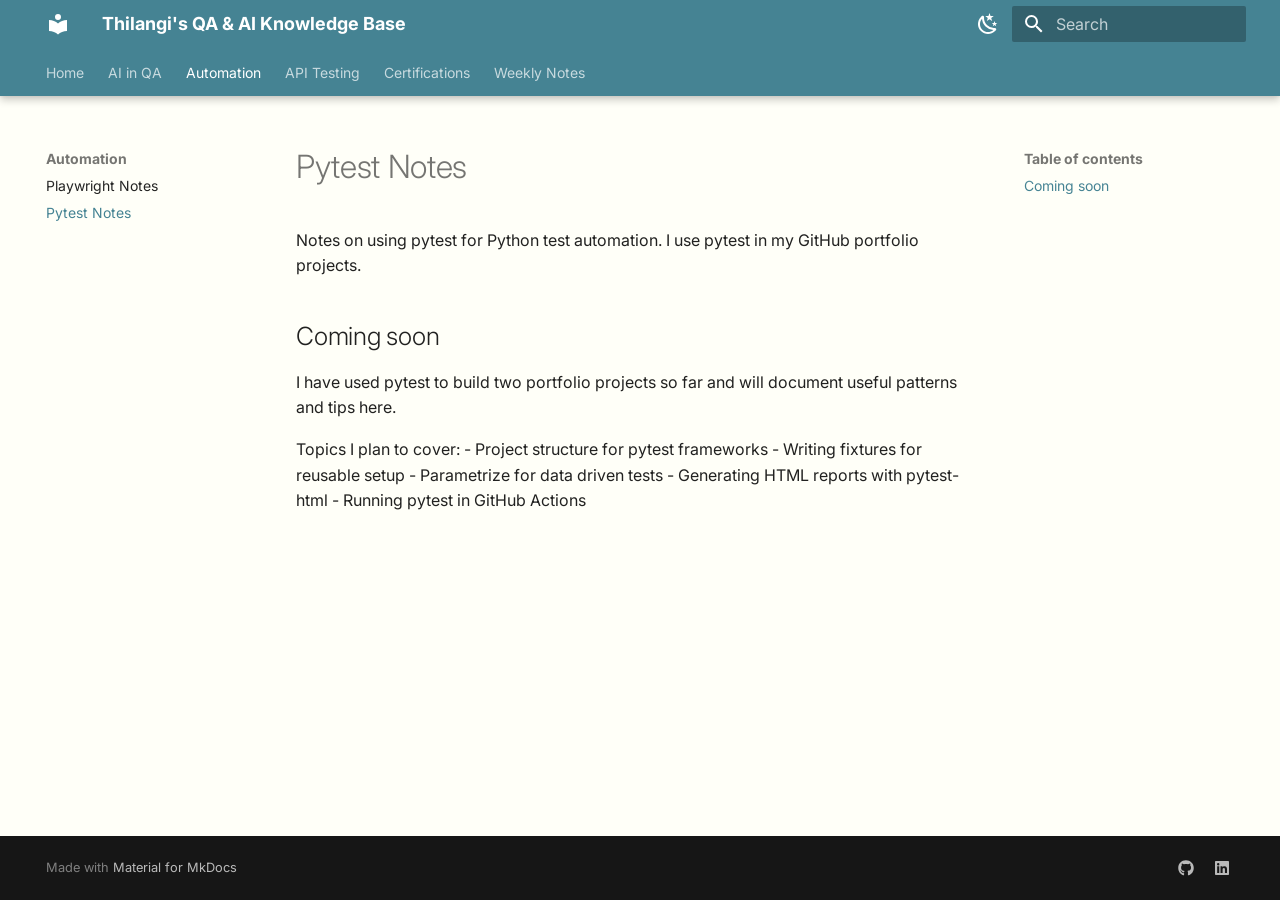
<file: automation/pytest-notes/index.html>
<!doctype html>
<html lang="en" class="no-js">
  <head>
    
      <meta charset="utf-8">
      <meta name="viewport" content="width=device-width,initial-scale=1">
      
        <meta name="description" content="A personal study blog on QA engineering, AI-powered testing, and automation">
      
      
        <meta name="author" content="Thilangi Uththara De Silva">
      
      
        <link rel="canonical" href="https://thila98.github.io/qa-knowledge-base/automation/pytest-notes/">
      
      
        <link rel="prev" href="../playwright-notes/">
      
      
        <link rel="next" href="../../api-testing/postman-tips/">
      
      
        
      
      
      <link rel="icon" href="../../assets/images/favicon.png">
      <meta name="generator" content="mkdocs-1.6.1, mkdocs-material-9.7.6">
    
    
      
        <title>Pytest Notes - Thilangi's QA & AI Knowledge Base</title>
      
    
    
      <link rel="stylesheet" href="../../assets/stylesheets/main.484c7ddc.min.css">
      
        
        <link rel="stylesheet" href="../../assets/stylesheets/palette.ab4e12ef.min.css">
      
      


    
    
      
    
    
      
        
        
        <link rel="preconnect" href="https://fonts.gstatic.com" crossorigin>
        <link rel="stylesheet" href="https://fonts.googleapis.com/css?family=Inter:300,300i,400,400i,700,700i%7CJetBrains+Mono:400,400i,700,700i&display=fallback">
        <style>:root{--md-text-font:"Inter";--md-code-font:"JetBrains Mono"}</style>
      
    
    
      <link rel="stylesheet" href="../../stylesheets/extra.css">
    
    <script>__md_scope=new URL("../..",location),__md_hash=e=>[...e].reduce(((e,_)=>(e<<5)-e+_.charCodeAt(0)),0),__md_get=(e,_=localStorage,t=__md_scope)=>JSON.parse(_.getItem(t.pathname+"."+e)),__md_set=(e,_,t=localStorage,a=__md_scope)=>{try{t.setItem(a.pathname+"."+e,JSON.stringify(_))}catch(e){}}</script>
    
      

    
    
  </head>
  
  
    
    
      
    
    
    
    
    <body dir="ltr" data-md-color-scheme="default" data-md-color-primary="custom" data-md-color-accent="custom">
  
    
    <input class="md-toggle" data-md-toggle="drawer" type="checkbox" id="__drawer" autocomplete="off">
    <input class="md-toggle" data-md-toggle="search" type="checkbox" id="__search" autocomplete="off">
    <label class="md-overlay" for="__drawer"></label>
    <div data-md-component="skip">
      
        
        <a href="#pytest-notes" class="md-skip">
          Skip to content
        </a>
      
    </div>
    <div data-md-component="announce">
      
    </div>
    
    
      

  

<header class="md-header md-header--shadow md-header--lifted" data-md-component="header">
  <nav class="md-header__inner md-grid" aria-label="Header">
    <a href="../.." title="Thilangi&#39;s QA &amp; AI Knowledge Base" class="md-header__button md-logo" aria-label="Thilangi's QA & AI Knowledge Base" data-md-component="logo">
      
  
  <svg xmlns="http://www.w3.org/2000/svg" viewBox="0 0 24 24"><path d="M12 8a3 3 0 0 0 3-3 3 3 0 0 0-3-3 3 3 0 0 0-3 3 3 3 0 0 0 3 3m0 3.54C9.64 9.35 6.5 8 3 8v11c3.5 0 6.64 1.35 9 3.54 2.36-2.19 5.5-3.54 9-3.54V8c-3.5 0-6.64 1.35-9 3.54"/></svg>

    </a>
    <label class="md-header__button md-icon" for="__drawer">
      
      <svg xmlns="http://www.w3.org/2000/svg" viewBox="0 0 24 24"><path d="M3 6h18v2H3zm0 5h18v2H3zm0 5h18v2H3z"/></svg>
    </label>
    <div class="md-header__title" data-md-component="header-title">
      <div class="md-header__ellipsis">
        <div class="md-header__topic">
          <span class="md-ellipsis">
            Thilangi's QA & AI Knowledge Base
          </span>
        </div>
        <div class="md-header__topic" data-md-component="header-topic">
          <span class="md-ellipsis">
            
              Pytest Notes
            
          </span>
        </div>
      </div>
    </div>
    
      
        <form class="md-header__option" data-md-component="palette">
  
    
    
    
    <input class="md-option" data-md-color-media="" data-md-color-scheme="default" data-md-color-primary="custom" data-md-color-accent="custom"  aria-label="Switch to dark mode"  type="radio" name="__palette" id="__palette_0">
    
      <label class="md-header__button md-icon" title="Switch to dark mode" for="__palette_1" hidden>
        <svg xmlns="http://www.w3.org/2000/svg" viewBox="0 0 24 24"><path d="m17.75 4.09-2.53 1.94.91 3.06-2.63-1.81-2.63 1.81.91-3.06-2.53-1.94L12.44 4l1.06-3 1.06 3zm3.5 6.91-1.64 1.25.59 1.98-1.7-1.17-1.7 1.17.59-1.98L15.75 11l2.06-.05L18.5 9l.69 1.95zm-2.28 4.95c.83-.08 1.72 1.1 1.19 1.85-.32.45-.66.87-1.08 1.27C15.17 23 8.84 23 4.94 19.07c-3.91-3.9-3.91-10.24 0-14.14.4-.4.82-.76 1.27-1.08.75-.53 1.93.36 1.85 1.19-.27 2.86.69 5.83 2.89 8.02a9.96 9.96 0 0 0 8.02 2.89m-1.64 2.02a12.08 12.08 0 0 1-7.8-3.47c-2.17-2.19-3.33-5-3.49-7.82-2.81 3.14-2.7 7.96.31 10.98 3.02 3.01 7.84 3.12 10.98.31"/></svg>
      </label>
    
  
    
    
    
    <input class="md-option" data-md-color-media="" data-md-color-scheme="slate" data-md-color-primary="custom" data-md-color-accent="custom"  aria-label="Switch to light mode"  type="radio" name="__palette" id="__palette_1">
    
      <label class="md-header__button md-icon" title="Switch to light mode" for="__palette_0" hidden>
        <svg xmlns="http://www.w3.org/2000/svg" viewBox="0 0 24 24"><path d="M12 7a5 5 0 0 1 5 5 5 5 0 0 1-5 5 5 5 0 0 1-5-5 5 5 0 0 1 5-5m0 2a3 3 0 0 0-3 3 3 3 0 0 0 3 3 3 3 0 0 0 3-3 3 3 0 0 0-3-3m0-7 2.39 3.42C13.65 5.15 12.84 5 12 5s-1.65.15-2.39.42zM3.34 7l4.16-.35A7.2 7.2 0 0 0 5.94 8.5c-.44.74-.69 1.5-.83 2.29zm.02 10 1.76-3.77a7.131 7.131 0 0 0 2.38 4.14zM20.65 7l-1.77 3.79a7.02 7.02 0 0 0-2.38-4.15zm-.01 10-4.14.36c.59-.51 1.12-1.14 1.54-1.86.42-.73.69-1.5.83-2.29zM12 22l-2.41-3.44c.74.27 1.55.44 2.41.44.82 0 1.63-.17 2.37-.44z"/></svg>
      </label>
    
  
</form>
      
    
    
      <script>var palette=__md_get("__palette");if(palette&&palette.color){if("(prefers-color-scheme)"===palette.color.media){var media=matchMedia("(prefers-color-scheme: light)"),input=document.querySelector(media.matches?"[data-md-color-media='(prefers-color-scheme: light)']":"[data-md-color-media='(prefers-color-scheme: dark)']");palette.color.media=input.getAttribute("data-md-color-media"),palette.color.scheme=input.getAttribute("data-md-color-scheme"),palette.color.primary=input.getAttribute("data-md-color-primary"),palette.color.accent=input.getAttribute("data-md-color-accent")}for(var[key,value]of Object.entries(palette.color))document.body.setAttribute("data-md-color-"+key,value)}</script>
    
    
    
      
      
        <label class="md-header__button md-icon" for="__search">
          
          <svg xmlns="http://www.w3.org/2000/svg" viewBox="0 0 24 24"><path d="M9.5 3A6.5 6.5 0 0 1 16 9.5c0 1.61-.59 3.09-1.56 4.23l.27.27h.79l5 5-1.5 1.5-5-5v-.79l-.27-.27A6.52 6.52 0 0 1 9.5 16 6.5 6.5 0 0 1 3 9.5 6.5 6.5 0 0 1 9.5 3m0 2C7 5 5 7 5 9.5S7 14 9.5 14 14 12 14 9.5 12 5 9.5 5"/></svg>
        </label>
        <div class="md-search" data-md-component="search" role="dialog">
  <label class="md-search__overlay" for="__search"></label>
  <div class="md-search__inner" role="search">
    <form class="md-search__form" name="search">
      <input type="text" class="md-search__input" name="query" aria-label="Search" placeholder="Search" autocapitalize="off" autocorrect="off" autocomplete="off" spellcheck="false" data-md-component="search-query" required>
      <label class="md-search__icon md-icon" for="__search">
        
        <svg xmlns="http://www.w3.org/2000/svg" viewBox="0 0 24 24"><path d="M9.5 3A6.5 6.5 0 0 1 16 9.5c0 1.61-.59 3.09-1.56 4.23l.27.27h.79l5 5-1.5 1.5-5-5v-.79l-.27-.27A6.52 6.52 0 0 1 9.5 16 6.5 6.5 0 0 1 3 9.5 6.5 6.5 0 0 1 9.5 3m0 2C7 5 5 7 5 9.5S7 14 9.5 14 14 12 14 9.5 12 5 9.5 5"/></svg>
        
        <svg xmlns="http://www.w3.org/2000/svg" viewBox="0 0 24 24"><path d="M20 11v2H8l5.5 5.5-1.42 1.42L4.16 12l7.92-7.92L13.5 5.5 8 11z"/></svg>
      </label>
      <nav class="md-search__options" aria-label="Search">
        
          <a href="javascript:void(0)" class="md-search__icon md-icon" title="Share" aria-label="Share" data-clipboard data-clipboard-text="" data-md-component="search-share" tabindex="-1">
            
            <svg xmlns="http://www.w3.org/2000/svg" viewBox="0 0 24 24"><path d="M18 16.08c-.76 0-1.44.3-1.96.77L8.91 12.7c.05-.23.09-.46.09-.7s-.04-.47-.09-.7l7.05-4.11c.54.5 1.25.81 2.04.81a3 3 0 0 0 3-3 3 3 0 0 0-3-3 3 3 0 0 0-3 3c0 .24.04.47.09.7L8.04 9.81C7.5 9.31 6.79 9 6 9a3 3 0 0 0-3 3 3 3 0 0 0 3 3c.79 0 1.5-.31 2.04-.81l7.12 4.15c-.05.21-.08.43-.08.66 0 1.61 1.31 2.91 2.92 2.91s2.92-1.3 2.92-2.91A2.92 2.92 0 0 0 18 16.08"/></svg>
          </a>
        
        <button type="reset" class="md-search__icon md-icon" title="Clear" aria-label="Clear" tabindex="-1">
          
          <svg xmlns="http://www.w3.org/2000/svg" viewBox="0 0 24 24"><path d="M19 6.41 17.59 5 12 10.59 6.41 5 5 6.41 10.59 12 5 17.59 6.41 19 12 13.41 17.59 19 19 17.59 13.41 12z"/></svg>
        </button>
      </nav>
      
        <div class="md-search__suggest" data-md-component="search-suggest"></div>
      
    </form>
    <div class="md-search__output">
      <div class="md-search__scrollwrap" tabindex="0" data-md-scrollfix>
        <div class="md-search-result" data-md-component="search-result">
          <div class="md-search-result__meta">
            Initializing search
          </div>
          <ol class="md-search-result__list" role="presentation"></ol>
        </div>
      </div>
    </div>
  </div>
</div>
      
    
    
  </nav>
  
    
      
<nav class="md-tabs" aria-label="Tabs" data-md-component="tabs">
  <div class="md-grid">
    <ul class="md-tabs__list">
      
        
  
  
  
  
    <li class="md-tabs__item">
      <a href="../.." class="md-tabs__link">
        
  
  
    
  
  Home

      </a>
    </li>
  

      
        
  
  
  
  
    
    
      <li class="md-tabs__item">
        <a href="../../ai-in-qa/overview/" class="md-tabs__link">
          
  
  
  AI in QA

        </a>
      </li>
    
  

      
        
  
  
  
    
  
  
    
    
      <li class="md-tabs__item md-tabs__item--active">
        <a href="../playwright-notes/" class="md-tabs__link">
          
  
  
  Automation

        </a>
      </li>
    
  

      
        
  
  
  
  
    
    
      <li class="md-tabs__item">
        <a href="../../api-testing/postman-tips/" class="md-tabs__link">
          
  
  
  API Testing

        </a>
      </li>
    
  

      
        
  
  
  
  
    
    
      <li class="md-tabs__item">
        <a href="../../certifications/istqb-ctfl/" class="md-tabs__link">
          
  
  
  Certifications

        </a>
      </li>
    
  

      
        
  
  
  
  
    
    
      <li class="md-tabs__item">
        <a href="../../weekly-notes/week-01/" class="md-tabs__link">
          
  
  
  Weekly Notes

        </a>
      </li>
    
  

      
    </ul>
  </div>
</nav>
    
  
</header>
    
    <div class="md-container" data-md-component="container">
      
      
        
      
      <main class="md-main" data-md-component="main">
        <div class="md-main__inner md-grid">
          
            
              
              <div class="md-sidebar md-sidebar--primary" data-md-component="sidebar" data-md-type="navigation" >
                <div class="md-sidebar__scrollwrap">
                  <div class="md-sidebar__inner">
                    


  


<nav class="md-nav md-nav--primary md-nav--lifted" aria-label="Navigation" data-md-level="0">
  <label class="md-nav__title" for="__drawer">
    <a href="../.." title="Thilangi&#39;s QA &amp; AI Knowledge Base" class="md-nav__button md-logo" aria-label="Thilangi's QA & AI Knowledge Base" data-md-component="logo">
      
  
  <svg xmlns="http://www.w3.org/2000/svg" viewBox="0 0 24 24"><path d="M12 8a3 3 0 0 0 3-3 3 3 0 0 0-3-3 3 3 0 0 0-3 3 3 3 0 0 0 3 3m0 3.54C9.64 9.35 6.5 8 3 8v11c3.5 0 6.64 1.35 9 3.54 2.36-2.19 5.5-3.54 9-3.54V8c-3.5 0-6.64 1.35-9 3.54"/></svg>

    </a>
    Thilangi's QA & AI Knowledge Base
  </label>
  
  <ul class="md-nav__list" data-md-scrollfix>
    
      
      
  
  
  
  
    <li class="md-nav__item">
      <a href="../.." class="md-nav__link">
        
  
  
  <span class="md-ellipsis">
    
  
    Home
  

    
  </span>
  
  

      </a>
    </li>
  

    
      
      
  
  
  
  
    
    
    
    
      
      
        
      
    
    
    <li class="md-nav__item md-nav__item--nested">
      
        
        
          
        
        <input class="md-nav__toggle md-toggle md-toggle--indeterminate" type="checkbox" id="__nav_2" >
        
          
          <label class="md-nav__link" for="__nav_2" id="__nav_2_label" tabindex="0">
            
  
  
  <span class="md-ellipsis">
    
  
    AI in QA
  

    
  </span>
  
  

            <span class="md-nav__icon md-icon"></span>
          </label>
        
        <nav class="md-nav" data-md-level="1" aria-labelledby="__nav_2_label" aria-expanded="false">
          <label class="md-nav__title" for="__nav_2">
            <span class="md-nav__icon md-icon"></span>
            
  
    AI in QA
  

          </label>
          <ul class="md-nav__list" data-md-scrollfix>
            
              
                
  
  
  
  
    <li class="md-nav__item">
      <a href="../../ai-in-qa/overview/" class="md-nav__link">
        
  
  
  <span class="md-ellipsis">
    
  
    Overview
  

    
  </span>
  
  

      </a>
    </li>
  

              
            
              
                
  
  
  
  
    <li class="md-nav__item">
      <a href="../../ai-in-qa/prompt-templates/" class="md-nav__link">
        
  
  
  <span class="md-ellipsis">
    
  
    Prompt Templates
  

    
  </span>
  
  

      </a>
    </li>
  

              
            
              
                
  
  
  
  
    <li class="md-nav__item">
      <a href="../../ai-in-qa/tools/" class="md-nav__link">
        
  
  
  <span class="md-ellipsis">
    
  
    Tools
  

    
  </span>
  
  

      </a>
    </li>
  

              
            
          </ul>
        </nav>
      
    </li>
  

    
      
      
  
  
    
  
  
  
    
    
    
    
      
        
        
      
      
        
      
    
    
    <li class="md-nav__item md-nav__item--active md-nav__item--section md-nav__item--nested">
      
        
        
        <input class="md-nav__toggle md-toggle " type="checkbox" id="__nav_3" checked>
        
          
          <label class="md-nav__link" for="__nav_3" id="__nav_3_label" tabindex="">
            
  
  
  <span class="md-ellipsis">
    
  
    Automation
  

    
  </span>
  
  

            <span class="md-nav__icon md-icon"></span>
          </label>
        
        <nav class="md-nav" data-md-level="1" aria-labelledby="__nav_3_label" aria-expanded="true">
          <label class="md-nav__title" for="__nav_3">
            <span class="md-nav__icon md-icon"></span>
            
  
    Automation
  

          </label>
          <ul class="md-nav__list" data-md-scrollfix>
            
              
                
  
  
  
  
    <li class="md-nav__item">
      <a href="../playwright-notes/" class="md-nav__link">
        
  
  
  <span class="md-ellipsis">
    
  
    Playwright Notes
  

    
  </span>
  
  

      </a>
    </li>
  

              
            
              
                
  
  
    
  
  
  
    <li class="md-nav__item md-nav__item--active">
      
      <input class="md-nav__toggle md-toggle" type="checkbox" id="__toc">
      
      
        
      
      
        <label class="md-nav__link md-nav__link--active" for="__toc">
          
  
  
  <span class="md-ellipsis">
    
  
    Pytest Notes
  

    
  </span>
  
  

          <span class="md-nav__icon md-icon"></span>
        </label>
      
      <a href="./" class="md-nav__link md-nav__link--active">
        
  
  
  <span class="md-ellipsis">
    
  
    Pytest Notes
  

    
  </span>
  
  

      </a>
      
        

<nav class="md-nav md-nav--secondary" aria-label="Table of contents">
  
  
  
    
  
  
    <label class="md-nav__title" for="__toc">
      <span class="md-nav__icon md-icon"></span>
      Table of contents
    </label>
    <ul class="md-nav__list" data-md-component="toc" data-md-scrollfix>
      
        <li class="md-nav__item">
  <a href="#coming-soon" class="md-nav__link">
    <span class="md-ellipsis">
      
        Coming soon
      
    </span>
  </a>
  
</li>
      
    </ul>
  
</nav>
      
    </li>
  

              
            
          </ul>
        </nav>
      
    </li>
  

    
      
      
  
  
  
  
    
    
    
    
      
      
        
      
    
    
    <li class="md-nav__item md-nav__item--nested">
      
        
        
          
        
        <input class="md-nav__toggle md-toggle md-toggle--indeterminate" type="checkbox" id="__nav_4" >
        
          
          <label class="md-nav__link" for="__nav_4" id="__nav_4_label" tabindex="0">
            
  
  
  <span class="md-ellipsis">
    
  
    API Testing
  

    
  </span>
  
  

            <span class="md-nav__icon md-icon"></span>
          </label>
        
        <nav class="md-nav" data-md-level="1" aria-labelledby="__nav_4_label" aria-expanded="false">
          <label class="md-nav__title" for="__nav_4">
            <span class="md-nav__icon md-icon"></span>
            
  
    API Testing
  

          </label>
          <ul class="md-nav__list" data-md-scrollfix>
            
              
                
  
  
  
  
    <li class="md-nav__item">
      <a href="../../api-testing/postman-tips/" class="md-nav__link">
        
  
  
  <span class="md-ellipsis">
    
  
    Postman Tips
  

    
  </span>
  
  

      </a>
    </li>
  

              
            
              
                
  
  
  
  
    <li class="md-nav__item">
      <a href="../../api-testing/rest-api-notes/" class="md-nav__link">
        
  
  
  <span class="md-ellipsis">
    
  
    REST API Notes
  

    
  </span>
  
  

      </a>
    </li>
  

              
            
          </ul>
        </nav>
      
    </li>
  

    
      
      
  
  
  
  
    
    
    
    
      
      
        
      
    
    
    <li class="md-nav__item md-nav__item--nested">
      
        
        
          
        
        <input class="md-nav__toggle md-toggle md-toggle--indeterminate" type="checkbox" id="__nav_5" >
        
          
          <label class="md-nav__link" for="__nav_5" id="__nav_5_label" tabindex="0">
            
  
  
  <span class="md-ellipsis">
    
  
    Certifications
  

    
  </span>
  
  

            <span class="md-nav__icon md-icon"></span>
          </label>
        
        <nav class="md-nav" data-md-level="1" aria-labelledby="__nav_5_label" aria-expanded="false">
          <label class="md-nav__title" for="__nav_5">
            <span class="md-nav__icon md-icon"></span>
            
  
    Certifications
  

          </label>
          <ul class="md-nav__list" data-md-scrollfix>
            
              
                
  
  
  
  
    <li class="md-nav__item">
      <a href="../../certifications/istqb-ctfl/" class="md-nav__link">
        
  
  
  <span class="md-ellipsis">
    
  
    ISTQB CTFL
  

    
  </span>
  
  

      </a>
    </li>
  

              
            
              
                
  
  
  
  
    <li class="md-nav__item">
      <a href="../../certifications/roadmap/" class="md-nav__link">
        
  
  
  <span class="md-ellipsis">
    
  
    My Roadmap
  

    
  </span>
  
  

      </a>
    </li>
  

              
            
          </ul>
        </nav>
      
    </li>
  

    
      
      
  
  
  
  
    
    
    
    
      
      
        
      
    
    
    <li class="md-nav__item md-nav__item--nested">
      
        
        
          
        
        <input class="md-nav__toggle md-toggle md-toggle--indeterminate" type="checkbox" id="__nav_6" >
        
          
          <label class="md-nav__link" for="__nav_6" id="__nav_6_label" tabindex="0">
            
  
  
  <span class="md-ellipsis">
    
  
    Weekly Notes
  

    
  </span>
  
  

            <span class="md-nav__icon md-icon"></span>
          </label>
        
        <nav class="md-nav" data-md-level="1" aria-labelledby="__nav_6_label" aria-expanded="false">
          <label class="md-nav__title" for="__nav_6">
            <span class="md-nav__icon md-icon"></span>
            
  
    Weekly Notes
  

          </label>
          <ul class="md-nav__list" data-md-scrollfix>
            
              
                
  
  
  
  
    <li class="md-nav__item">
      <a href="../../weekly-notes/week-01/" class="md-nav__link">
        
  
  
  <span class="md-ellipsis">
    
  
    Week 01 - July 2026
  

    
  </span>
  
  

      </a>
    </li>
  

              
            
          </ul>
        </nav>
      
    </li>
  

    
  </ul>
</nav>
                  </div>
                </div>
              </div>
            
            
              
              <div class="md-sidebar md-sidebar--secondary" data-md-component="sidebar" data-md-type="toc" >
                <div class="md-sidebar__scrollwrap">
                  <div class="md-sidebar__inner">
                    

<nav class="md-nav md-nav--secondary" aria-label="Table of contents">
  
  
  
    
  
  
    <label class="md-nav__title" for="__toc">
      <span class="md-nav__icon md-icon"></span>
      Table of contents
    </label>
    <ul class="md-nav__list" data-md-component="toc" data-md-scrollfix>
      
        <li class="md-nav__item">
  <a href="#coming-soon" class="md-nav__link">
    <span class="md-ellipsis">
      
        Coming soon
      
    </span>
  </a>
  
</li>
      
    </ul>
  
</nav>
                  </div>
                </div>
              </div>
            
          
          
            <div class="md-content" data-md-component="content">
              
              <article class="md-content__inner md-typeset">
                
                  



<h1 id="pytest-notes">Pytest Notes<a class="headerlink" href="#pytest-notes" title="Permanent link">&para;</a></h1>
<p>Notes on using pytest for Python test automation. I use pytest in my GitHub portfolio projects.</p>
<h2 id="coming-soon">Coming soon<a class="headerlink" href="#coming-soon" title="Permanent link">&para;</a></h2>
<p>I have used pytest to build two portfolio projects so far and will document useful patterns and tips here.</p>
<p>Topics I plan to cover:
- Project structure for pytest frameworks
- Writing fixtures for reusable setup
- Parametrize for data driven tests
- Generating HTML reports with pytest-html
- Running pytest in GitHub Actions</p>












                
              </article>
            </div>
          
          
<script>var target=document.getElementById(location.hash.slice(1));target&&target.name&&(target.checked=target.name.startsWith("__tabbed_"))</script>
        </div>
        
          <button type="button" class="md-top md-icon" data-md-component="top" hidden>
  
  <svg xmlns="http://www.w3.org/2000/svg" viewBox="0 0 24 24"><path d="M13 20h-2V8l-5.5 5.5-1.42-1.42L12 4.16l7.92 7.92-1.42 1.42L13 8z"/></svg>
  Back to top
</button>
        
      </main>
      
        <footer class="md-footer">
  
  <div class="md-footer-meta md-typeset">
    <div class="md-footer-meta__inner md-grid">
      <div class="md-copyright">
  
  
    Made with
    <a href="https://squidfunk.github.io/mkdocs-material/" target="_blank" rel="noopener">
      Material for MkDocs
    </a>
  
</div>
      
        
<div class="md-social">
  
    
    
    
    
    <a href="https://github.com/thila98" target="_blank" rel="noopener" title="GitHub" class="md-social__link">
      <svg xmlns="http://www.w3.org/2000/svg" viewBox="0 0 512 512"><!--! Font Awesome Free 7.1.0 by @fontawesome - https://fontawesome.com License - https://fontawesome.com/license/free (Icons: CC BY 4.0, Fonts: SIL OFL 1.1, Code: MIT License) Copyright 2025 Fonticons, Inc.--><path d="M173.9 397.4c0 2-2.3 3.6-5.2 3.6-3.3.3-5.6-1.3-5.6-3.6 0-2 2.3-3.6 5.2-3.6 3-.3 5.6 1.3 5.6 3.6m-31.1-4.5c-.7 2 1.3 4.3 4.3 4.9 2.6 1 5.6 0 6.2-2s-1.3-4.3-4.3-5.2c-2.6-.7-5.5.3-6.2 2.3m44.2-1.7c-2.9.7-4.9 2.6-4.6 4.9.3 2 2.9 3.3 5.9 2.6 2.9-.7 4.9-2.6 4.6-4.6-.3-1.9-3-3.2-5.9-2.9M252.8 8C114.1 8 8 113.3 8 252c0 110.9 69.8 205.8 169.5 239.2 12.8 2.3 17.3-5.6 17.3-12.1 0-6.2-.3-40.4-.3-61.4 0 0-70 15-84.7-29.8 0 0-11.4-29.1-27.8-36.6 0 0-22.9-15.7 1.6-15.4 0 0 24.9 2 38.6 25.8 21.9 38.6 58.6 27.5 72.9 20.9 2.3-16 8.8-27.1 16-33.7-55.9-6.2-112.3-14.3-112.3-110.5 0-27.5 7.6-41.3 23.6-58.9-2.6-6.5-11.1-33.3 2.6-67.9 20.9-6.5 69 27 69 27 20-5.6 41.5-8.5 62.8-8.5s42.8 2.9 62.8 8.5c0 0 48.1-33.6 69-27 13.7 34.7 5.2 61.4 2.6 67.9 16 17.7 25.8 31.5 25.8 58.9 0 96.5-58.9 104.2-114.8 110.5 9.2 7.9 17 22.9 17 46.4 0 33.7-.3 75.4-.3 83.6 0 6.5 4.6 14.4 17.3 12.1C436.2 457.8 504 362.9 504 252 504 113.3 391.5 8 252.8 8M105.2 352.9c-1.3 1-1 3.3.7 5.2 1.6 1.6 3.9 2.3 5.2 1 1.3-1 1-3.3-.7-5.2-1.6-1.6-3.9-2.3-5.2-1m-10.8-8.1c-.7 1.3.3 2.9 2.3 3.9 1.6 1 3.6.7 4.3-.7.7-1.3-.3-2.9-2.3-3.9-2-.6-3.6-.3-4.3.7m32.4 35.6c-1.6 1.3-1 4.3 1.3 6.2 2.3 2.3 5.2 2.6 6.5 1 1.3-1.3.7-4.3-1.3-6.2-2.2-2.3-5.2-2.6-6.5-1m-11.4-14.7c-1.6 1-1.6 3.6 0 5.9s4.3 3.3 5.6 2.3c1.6-1.3 1.6-3.9 0-6.2-1.4-2.3-4-3.3-5.6-2"/></svg>
    </a>
  
    
    
    
    
    <a href="https://www.linkedin.com/in/thilangi-de-silva-66bb0b190/" target="_blank" rel="noopener" title="LinkedIn" class="md-social__link">
      <svg xmlns="http://www.w3.org/2000/svg" viewBox="0 0 448 512"><!--! Font Awesome Free 7.1.0 by @fontawesome - https://fontawesome.com License - https://fontawesome.com/license/free (Icons: CC BY 4.0, Fonts: SIL OFL 1.1, Code: MIT License) Copyright 2025 Fonticons, Inc.--><path d="M416 32H31.9C14.3 32 0 46.5 0 64.3v383.4C0 465.5 14.3 480 31.9 480H416c17.6 0 32-14.5 32-32.3V64.3c0-17.8-14.4-32.3-32-32.3M135.4 416H69V202.2h66.5V416zM102.2 96a38.5 38.5 0 1 1 0 77 38.5 38.5 0 1 1 0-77m282.1 320h-66.4V312c0-24.8-.5-56.7-34.5-56.7-34.6 0-39.9 27-39.9 54.9V416h-66.4V202.2h63.7v29.2h.9c8.9-16.8 30.6-34.5 62.9-34.5 67.2 0 79.7 44.3 79.7 101.9z"/></svg>
    </a>
  
</div>
      
    </div>
  </div>
</footer>
      
    </div>
    <div class="md-dialog" data-md-component="dialog">
      <div class="md-dialog__inner md-typeset"></div>
    </div>
    
    
    
      
      
      <script id="__config" type="application/json">{"annotate": null, "base": "../..", "features": ["navigation.tabs", "navigation.tabs.sticky", "navigation.sections", "navigation.expand", "navigation.top", "search.highlight", "search.suggest", "search.share", "toc.follow", "content.code.copy", "content.code.annotate"], "search": "../../assets/javascripts/workers/search.2c215733.min.js", "tags": null, "translations": {"clipboard.copied": "Copied to clipboard", "clipboard.copy": "Copy to clipboard", "search.result.more.one": "1 more on this page", "search.result.more.other": "# more on this page", "search.result.none": "No matching documents", "search.result.one": "1 matching document", "search.result.other": "# matching documents", "search.result.placeholder": "Type to start searching", "search.result.term.missing": "Missing", "select.version": "Select version"}, "version": null}</script>
    
    
      <script src="../../assets/javascripts/bundle.79ae519e.min.js"></script>
      
    
  </body>
</html>
</file>
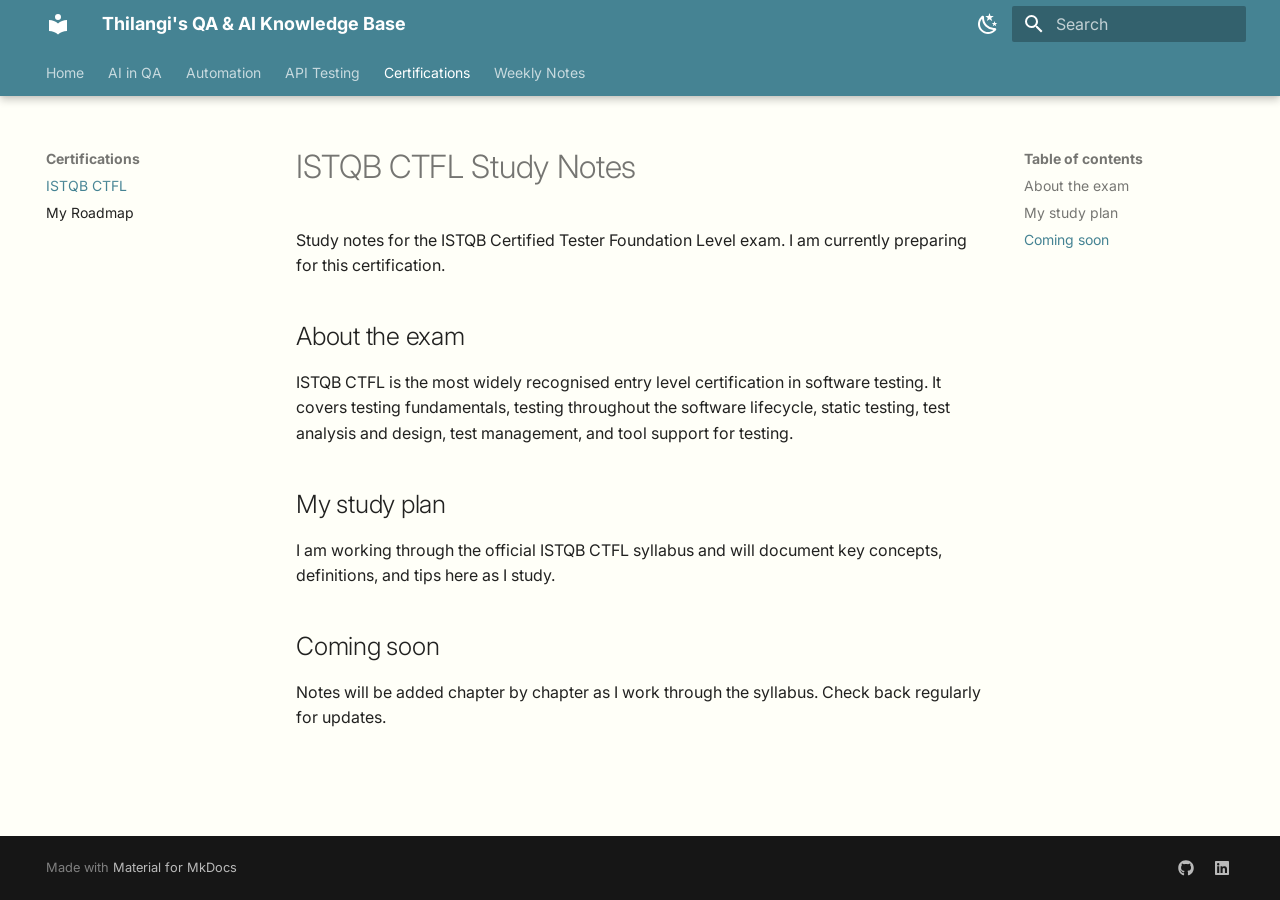
<file: certifications/istqb-ctfl/index.html>
<!doctype html>
<html lang="en" class="no-js">
  <head>
    
      <meta charset="utf-8">
      <meta name="viewport" content="width=device-width,initial-scale=1">
      
        <meta name="description" content="A personal study blog on QA engineering, AI-powered testing, and automation">
      
      
        <meta name="author" content="Thilangi Uththara De Silva">
      
      
        <link rel="canonical" href="https://thila98.github.io/qa-knowledge-base/certifications/istqb-ctfl/">
      
      
        <link rel="prev" href="../../api-testing/rest-api-notes/">
      
      
        <link rel="next" href="../roadmap/">
      
      
        
      
      
      <link rel="icon" href="../../assets/images/favicon.png">
      <meta name="generator" content="mkdocs-1.6.1, mkdocs-material-9.7.6">
    
    
      
        <title>ISTQB CTFL - Thilangi's QA & AI Knowledge Base</title>
      
    
    
      <link rel="stylesheet" href="../../assets/stylesheets/main.484c7ddc.min.css">
      
        
        <link rel="stylesheet" href="../../assets/stylesheets/palette.ab4e12ef.min.css">
      
      


    
    
      
    
    
      
        
        
        <link rel="preconnect" href="https://fonts.gstatic.com" crossorigin>
        <link rel="stylesheet" href="https://fonts.googleapis.com/css?family=Inter:300,300i,400,400i,700,700i%7CJetBrains+Mono:400,400i,700,700i&display=fallback">
        <style>:root{--md-text-font:"Inter";--md-code-font:"JetBrains Mono"}</style>
      
    
    
      <link rel="stylesheet" href="../../stylesheets/extra.css">
    
    <script>__md_scope=new URL("../..",location),__md_hash=e=>[...e].reduce(((e,_)=>(e<<5)-e+_.charCodeAt(0)),0),__md_get=(e,_=localStorage,t=__md_scope)=>JSON.parse(_.getItem(t.pathname+"."+e)),__md_set=(e,_,t=localStorage,a=__md_scope)=>{try{t.setItem(a.pathname+"."+e,JSON.stringify(_))}catch(e){}}</script>
    
      

    
    
  </head>
  
  
    
    
      
    
    
    
    
    <body dir="ltr" data-md-color-scheme="default" data-md-color-primary="custom" data-md-color-accent="custom">
  
    
    <input class="md-toggle" data-md-toggle="drawer" type="checkbox" id="__drawer" autocomplete="off">
    <input class="md-toggle" data-md-toggle="search" type="checkbox" id="__search" autocomplete="off">
    <label class="md-overlay" for="__drawer"></label>
    <div data-md-component="skip">
      
        
        <a href="#istqb-ctfl-study-notes" class="md-skip">
          Skip to content
        </a>
      
    </div>
    <div data-md-component="announce">
      
    </div>
    
    
      

  

<header class="md-header md-header--shadow md-header--lifted" data-md-component="header">
  <nav class="md-header__inner md-grid" aria-label="Header">
    <a href="../.." title="Thilangi&#39;s QA &amp; AI Knowledge Base" class="md-header__button md-logo" aria-label="Thilangi's QA & AI Knowledge Base" data-md-component="logo">
      
  
  <svg xmlns="http://www.w3.org/2000/svg" viewBox="0 0 24 24"><path d="M12 8a3 3 0 0 0 3-3 3 3 0 0 0-3-3 3 3 0 0 0-3 3 3 3 0 0 0 3 3m0 3.54C9.64 9.35 6.5 8 3 8v11c3.5 0 6.64 1.35 9 3.54 2.36-2.19 5.5-3.54 9-3.54V8c-3.5 0-6.64 1.35-9 3.54"/></svg>

    </a>
    <label class="md-header__button md-icon" for="__drawer">
      
      <svg xmlns="http://www.w3.org/2000/svg" viewBox="0 0 24 24"><path d="M3 6h18v2H3zm0 5h18v2H3zm0 5h18v2H3z"/></svg>
    </label>
    <div class="md-header__title" data-md-component="header-title">
      <div class="md-header__ellipsis">
        <div class="md-header__topic">
          <span class="md-ellipsis">
            Thilangi's QA & AI Knowledge Base
          </span>
        </div>
        <div class="md-header__topic" data-md-component="header-topic">
          <span class="md-ellipsis">
            
              ISTQB CTFL
            
          </span>
        </div>
      </div>
    </div>
    
      
        <form class="md-header__option" data-md-component="palette">
  
    
    
    
    <input class="md-option" data-md-color-media="" data-md-color-scheme="default" data-md-color-primary="custom" data-md-color-accent="custom"  aria-label="Switch to dark mode"  type="radio" name="__palette" id="__palette_0">
    
      <label class="md-header__button md-icon" title="Switch to dark mode" for="__palette_1" hidden>
        <svg xmlns="http://www.w3.org/2000/svg" viewBox="0 0 24 24"><path d="m17.75 4.09-2.53 1.94.91 3.06-2.63-1.81-2.63 1.81.91-3.06-2.53-1.94L12.44 4l1.06-3 1.06 3zm3.5 6.91-1.64 1.25.59 1.98-1.7-1.17-1.7 1.17.59-1.98L15.75 11l2.06-.05L18.5 9l.69 1.95zm-2.28 4.95c.83-.08 1.72 1.1 1.19 1.85-.32.45-.66.87-1.08 1.27C15.17 23 8.84 23 4.94 19.07c-3.91-3.9-3.91-10.24 0-14.14.4-.4.82-.76 1.27-1.08.75-.53 1.93.36 1.85 1.19-.27 2.86.69 5.83 2.89 8.02a9.96 9.96 0 0 0 8.02 2.89m-1.64 2.02a12.08 12.08 0 0 1-7.8-3.47c-2.17-2.19-3.33-5-3.49-7.82-2.81 3.14-2.7 7.96.31 10.98 3.02 3.01 7.84 3.12 10.98.31"/></svg>
      </label>
    
  
    
    
    
    <input class="md-option" data-md-color-media="" data-md-color-scheme="slate" data-md-color-primary="custom" data-md-color-accent="custom"  aria-label="Switch to light mode"  type="radio" name="__palette" id="__palette_1">
    
      <label class="md-header__button md-icon" title="Switch to light mode" for="__palette_0" hidden>
        <svg xmlns="http://www.w3.org/2000/svg" viewBox="0 0 24 24"><path d="M12 7a5 5 0 0 1 5 5 5 5 0 0 1-5 5 5 5 0 0 1-5-5 5 5 0 0 1 5-5m0 2a3 3 0 0 0-3 3 3 3 0 0 0 3 3 3 3 0 0 0 3-3 3 3 0 0 0-3-3m0-7 2.39 3.42C13.65 5.15 12.84 5 12 5s-1.65.15-2.39.42zM3.34 7l4.16-.35A7.2 7.2 0 0 0 5.94 8.5c-.44.74-.69 1.5-.83 2.29zm.02 10 1.76-3.77a7.131 7.131 0 0 0 2.38 4.14zM20.65 7l-1.77 3.79a7.02 7.02 0 0 0-2.38-4.15zm-.01 10-4.14.36c.59-.51 1.12-1.14 1.54-1.86.42-.73.69-1.5.83-2.29zM12 22l-2.41-3.44c.74.27 1.55.44 2.41.44.82 0 1.63-.17 2.37-.44z"/></svg>
      </label>
    
  
</form>
      
    
    
      <script>var palette=__md_get("__palette");if(palette&&palette.color){if("(prefers-color-scheme)"===palette.color.media){var media=matchMedia("(prefers-color-scheme: light)"),input=document.querySelector(media.matches?"[data-md-color-media='(prefers-color-scheme: light)']":"[data-md-color-media='(prefers-color-scheme: dark)']");palette.color.media=input.getAttribute("data-md-color-media"),palette.color.scheme=input.getAttribute("data-md-color-scheme"),palette.color.primary=input.getAttribute("data-md-color-primary"),palette.color.accent=input.getAttribute("data-md-color-accent")}for(var[key,value]of Object.entries(palette.color))document.body.setAttribute("data-md-color-"+key,value)}</script>
    
    
    
      
      
        <label class="md-header__button md-icon" for="__search">
          
          <svg xmlns="http://www.w3.org/2000/svg" viewBox="0 0 24 24"><path d="M9.5 3A6.5 6.5 0 0 1 16 9.5c0 1.61-.59 3.09-1.56 4.23l.27.27h.79l5 5-1.5 1.5-5-5v-.79l-.27-.27A6.52 6.52 0 0 1 9.5 16 6.5 6.5 0 0 1 3 9.5 6.5 6.5 0 0 1 9.5 3m0 2C7 5 5 7 5 9.5S7 14 9.5 14 14 12 14 9.5 12 5 9.5 5"/></svg>
        </label>
        <div class="md-search" data-md-component="search" role="dialog">
  <label class="md-search__overlay" for="__search"></label>
  <div class="md-search__inner" role="search">
    <form class="md-search__form" name="search">
      <input type="text" class="md-search__input" name="query" aria-label="Search" placeholder="Search" autocapitalize="off" autocorrect="off" autocomplete="off" spellcheck="false" data-md-component="search-query" required>
      <label class="md-search__icon md-icon" for="__search">
        
        <svg xmlns="http://www.w3.org/2000/svg" viewBox="0 0 24 24"><path d="M9.5 3A6.5 6.5 0 0 1 16 9.5c0 1.61-.59 3.09-1.56 4.23l.27.27h.79l5 5-1.5 1.5-5-5v-.79l-.27-.27A6.52 6.52 0 0 1 9.5 16 6.5 6.5 0 0 1 3 9.5 6.5 6.5 0 0 1 9.5 3m0 2C7 5 5 7 5 9.5S7 14 9.5 14 14 12 14 9.5 12 5 9.5 5"/></svg>
        
        <svg xmlns="http://www.w3.org/2000/svg" viewBox="0 0 24 24"><path d="M20 11v2H8l5.5 5.5-1.42 1.42L4.16 12l7.92-7.92L13.5 5.5 8 11z"/></svg>
      </label>
      <nav class="md-search__options" aria-label="Search">
        
          <a href="javascript:void(0)" class="md-search__icon md-icon" title="Share" aria-label="Share" data-clipboard data-clipboard-text="" data-md-component="search-share" tabindex="-1">
            
            <svg xmlns="http://www.w3.org/2000/svg" viewBox="0 0 24 24"><path d="M18 16.08c-.76 0-1.44.3-1.96.77L8.91 12.7c.05-.23.09-.46.09-.7s-.04-.47-.09-.7l7.05-4.11c.54.5 1.25.81 2.04.81a3 3 0 0 0 3-3 3 3 0 0 0-3-3 3 3 0 0 0-3 3c0 .24.04.47.09.7L8.04 9.81C7.5 9.31 6.79 9 6 9a3 3 0 0 0-3 3 3 3 0 0 0 3 3c.79 0 1.5-.31 2.04-.81l7.12 4.15c-.05.21-.08.43-.08.66 0 1.61 1.31 2.91 2.92 2.91s2.92-1.3 2.92-2.91A2.92 2.92 0 0 0 18 16.08"/></svg>
          </a>
        
        <button type="reset" class="md-search__icon md-icon" title="Clear" aria-label="Clear" tabindex="-1">
          
          <svg xmlns="http://www.w3.org/2000/svg" viewBox="0 0 24 24"><path d="M19 6.41 17.59 5 12 10.59 6.41 5 5 6.41 10.59 12 5 17.59 6.41 19 12 13.41 17.59 19 19 17.59 13.41 12z"/></svg>
        </button>
      </nav>
      
        <div class="md-search__suggest" data-md-component="search-suggest"></div>
      
    </form>
    <div class="md-search__output">
      <div class="md-search__scrollwrap" tabindex="0" data-md-scrollfix>
        <div class="md-search-result" data-md-component="search-result">
          <div class="md-search-result__meta">
            Initializing search
          </div>
          <ol class="md-search-result__list" role="presentation"></ol>
        </div>
      </div>
    </div>
  </div>
</div>
      
    
    
  </nav>
  
    
      
<nav class="md-tabs" aria-label="Tabs" data-md-component="tabs">
  <div class="md-grid">
    <ul class="md-tabs__list">
      
        
  
  
  
  
    <li class="md-tabs__item">
      <a href="../.." class="md-tabs__link">
        
  
  
    
  
  Home

      </a>
    </li>
  

      
        
  
  
  
  
    
    
      <li class="md-tabs__item">
        <a href="../../ai-in-qa/overview/" class="md-tabs__link">
          
  
  
  AI in QA

        </a>
      </li>
    
  

      
        
  
  
  
  
    
    
      <li class="md-tabs__item">
        <a href="../../automation/playwright-notes/" class="md-tabs__link">
          
  
  
  Automation

        </a>
      </li>
    
  

      
        
  
  
  
  
    
    
      <li class="md-tabs__item">
        <a href="../../api-testing/postman-tips/" class="md-tabs__link">
          
  
  
  API Testing

        </a>
      </li>
    
  

      
        
  
  
  
    
  
  
    
    
      <li class="md-tabs__item md-tabs__item--active">
        <a href="./" class="md-tabs__link">
          
  
  
  Certifications

        </a>
      </li>
    
  

      
        
  
  
  
  
    
    
      <li class="md-tabs__item">
        <a href="../../weekly-notes/week-01/" class="md-tabs__link">
          
  
  
  Weekly Notes

        </a>
      </li>
    
  

      
    </ul>
  </div>
</nav>
    
  
</header>
    
    <div class="md-container" data-md-component="container">
      
      
        
      
      <main class="md-main" data-md-component="main">
        <div class="md-main__inner md-grid">
          
            
              
              <div class="md-sidebar md-sidebar--primary" data-md-component="sidebar" data-md-type="navigation" >
                <div class="md-sidebar__scrollwrap">
                  <div class="md-sidebar__inner">
                    


  


<nav class="md-nav md-nav--primary md-nav--lifted" aria-label="Navigation" data-md-level="0">
  <label class="md-nav__title" for="__drawer">
    <a href="../.." title="Thilangi&#39;s QA &amp; AI Knowledge Base" class="md-nav__button md-logo" aria-label="Thilangi's QA & AI Knowledge Base" data-md-component="logo">
      
  
  <svg xmlns="http://www.w3.org/2000/svg" viewBox="0 0 24 24"><path d="M12 8a3 3 0 0 0 3-3 3 3 0 0 0-3-3 3 3 0 0 0-3 3 3 3 0 0 0 3 3m0 3.54C9.64 9.35 6.5 8 3 8v11c3.5 0 6.64 1.35 9 3.54 2.36-2.19 5.5-3.54 9-3.54V8c-3.5 0-6.64 1.35-9 3.54"/></svg>

    </a>
    Thilangi's QA & AI Knowledge Base
  </label>
  
  <ul class="md-nav__list" data-md-scrollfix>
    
      
      
  
  
  
  
    <li class="md-nav__item">
      <a href="../.." class="md-nav__link">
        
  
  
  <span class="md-ellipsis">
    
  
    Home
  

    
  </span>
  
  

      </a>
    </li>
  

    
      
      
  
  
  
  
    
    
    
    
      
      
        
      
    
    
    <li class="md-nav__item md-nav__item--nested">
      
        
        
          
        
        <input class="md-nav__toggle md-toggle md-toggle--indeterminate" type="checkbox" id="__nav_2" >
        
          
          <label class="md-nav__link" for="__nav_2" id="__nav_2_label" tabindex="0">
            
  
  
  <span class="md-ellipsis">
    
  
    AI in QA
  

    
  </span>
  
  

            <span class="md-nav__icon md-icon"></span>
          </label>
        
        <nav class="md-nav" data-md-level="1" aria-labelledby="__nav_2_label" aria-expanded="false">
          <label class="md-nav__title" for="__nav_2">
            <span class="md-nav__icon md-icon"></span>
            
  
    AI in QA
  

          </label>
          <ul class="md-nav__list" data-md-scrollfix>
            
              
                
  
  
  
  
    <li class="md-nav__item">
      <a href="../../ai-in-qa/overview/" class="md-nav__link">
        
  
  
  <span class="md-ellipsis">
    
  
    Overview
  

    
  </span>
  
  

      </a>
    </li>
  

              
            
              
                
  
  
  
  
    <li class="md-nav__item">
      <a href="../../ai-in-qa/prompt-templates/" class="md-nav__link">
        
  
  
  <span class="md-ellipsis">
    
  
    Prompt Templates
  

    
  </span>
  
  

      </a>
    </li>
  

              
            
              
                
  
  
  
  
    <li class="md-nav__item">
      <a href="../../ai-in-qa/tools/" class="md-nav__link">
        
  
  
  <span class="md-ellipsis">
    
  
    Tools
  

    
  </span>
  
  

      </a>
    </li>
  

              
            
          </ul>
        </nav>
      
    </li>
  

    
      
      
  
  
  
  
    
    
    
    
      
      
        
      
    
    
    <li class="md-nav__item md-nav__item--nested">
      
        
        
          
        
        <input class="md-nav__toggle md-toggle md-toggle--indeterminate" type="checkbox" id="__nav_3" >
        
          
          <label class="md-nav__link" for="__nav_3" id="__nav_3_label" tabindex="0">
            
  
  
  <span class="md-ellipsis">
    
  
    Automation
  

    
  </span>
  
  

            <span class="md-nav__icon md-icon"></span>
          </label>
        
        <nav class="md-nav" data-md-level="1" aria-labelledby="__nav_3_label" aria-expanded="false">
          <label class="md-nav__title" for="__nav_3">
            <span class="md-nav__icon md-icon"></span>
            
  
    Automation
  

          </label>
          <ul class="md-nav__list" data-md-scrollfix>
            
              
                
  
  
  
  
    <li class="md-nav__item">
      <a href="../../automation/playwright-notes/" class="md-nav__link">
        
  
  
  <span class="md-ellipsis">
    
  
    Playwright Notes
  

    
  </span>
  
  

      </a>
    </li>
  

              
            
              
                
  
  
  
  
    <li class="md-nav__item">
      <a href="../../automation/pytest-notes/" class="md-nav__link">
        
  
  
  <span class="md-ellipsis">
    
  
    Pytest Notes
  

    
  </span>
  
  

      </a>
    </li>
  

              
            
          </ul>
        </nav>
      
    </li>
  

    
      
      
  
  
  
  
    
    
    
    
      
      
        
      
    
    
    <li class="md-nav__item md-nav__item--nested">
      
        
        
          
        
        <input class="md-nav__toggle md-toggle md-toggle--indeterminate" type="checkbox" id="__nav_4" >
        
          
          <label class="md-nav__link" for="__nav_4" id="__nav_4_label" tabindex="0">
            
  
  
  <span class="md-ellipsis">
    
  
    API Testing
  

    
  </span>
  
  

            <span class="md-nav__icon md-icon"></span>
          </label>
        
        <nav class="md-nav" data-md-level="1" aria-labelledby="__nav_4_label" aria-expanded="false">
          <label class="md-nav__title" for="__nav_4">
            <span class="md-nav__icon md-icon"></span>
            
  
    API Testing
  

          </label>
          <ul class="md-nav__list" data-md-scrollfix>
            
              
                
  
  
  
  
    <li class="md-nav__item">
      <a href="../../api-testing/postman-tips/" class="md-nav__link">
        
  
  
  <span class="md-ellipsis">
    
  
    Postman Tips
  

    
  </span>
  
  

      </a>
    </li>
  

              
            
              
                
  
  
  
  
    <li class="md-nav__item">
      <a href="../../api-testing/rest-api-notes/" class="md-nav__link">
        
  
  
  <span class="md-ellipsis">
    
  
    REST API Notes
  

    
  </span>
  
  

      </a>
    </li>
  

              
            
          </ul>
        </nav>
      
    </li>
  

    
      
      
  
  
    
  
  
  
    
    
    
    
      
        
        
      
      
        
      
    
    
    <li class="md-nav__item md-nav__item--active md-nav__item--section md-nav__item--nested">
      
        
        
        <input class="md-nav__toggle md-toggle " type="checkbox" id="__nav_5" checked>
        
          
          <label class="md-nav__link" for="__nav_5" id="__nav_5_label" tabindex="">
            
  
  
  <span class="md-ellipsis">
    
  
    Certifications
  

    
  </span>
  
  

            <span class="md-nav__icon md-icon"></span>
          </label>
        
        <nav class="md-nav" data-md-level="1" aria-labelledby="__nav_5_label" aria-expanded="true">
          <label class="md-nav__title" for="__nav_5">
            <span class="md-nav__icon md-icon"></span>
            
  
    Certifications
  

          </label>
          <ul class="md-nav__list" data-md-scrollfix>
            
              
                
  
  
    
  
  
  
    <li class="md-nav__item md-nav__item--active">
      
      <input class="md-nav__toggle md-toggle" type="checkbox" id="__toc">
      
      
        
      
      
        <label class="md-nav__link md-nav__link--active" for="__toc">
          
  
  
  <span class="md-ellipsis">
    
  
    ISTQB CTFL
  

    
  </span>
  
  

          <span class="md-nav__icon md-icon"></span>
        </label>
      
      <a href="./" class="md-nav__link md-nav__link--active">
        
  
  
  <span class="md-ellipsis">
    
  
    ISTQB CTFL
  

    
  </span>
  
  

      </a>
      
        

<nav class="md-nav md-nav--secondary" aria-label="Table of contents">
  
  
  
    
  
  
    <label class="md-nav__title" for="__toc">
      <span class="md-nav__icon md-icon"></span>
      Table of contents
    </label>
    <ul class="md-nav__list" data-md-component="toc" data-md-scrollfix>
      
        <li class="md-nav__item">
  <a href="#about-the-exam" class="md-nav__link">
    <span class="md-ellipsis">
      
        About the exam
      
    </span>
  </a>
  
</li>
      
        <li class="md-nav__item">
  <a href="#my-study-plan" class="md-nav__link">
    <span class="md-ellipsis">
      
        My study plan
      
    </span>
  </a>
  
</li>
      
        <li class="md-nav__item">
  <a href="#coming-soon" class="md-nav__link">
    <span class="md-ellipsis">
      
        Coming soon
      
    </span>
  </a>
  
</li>
      
    </ul>
  
</nav>
      
    </li>
  

              
            
              
                
  
  
  
  
    <li class="md-nav__item">
      <a href="../roadmap/" class="md-nav__link">
        
  
  
  <span class="md-ellipsis">
    
  
    My Roadmap
  

    
  </span>
  
  

      </a>
    </li>
  

              
            
          </ul>
        </nav>
      
    </li>
  

    
      
      
  
  
  
  
    
    
    
    
      
      
        
      
    
    
    <li class="md-nav__item md-nav__item--nested">
      
        
        
          
        
        <input class="md-nav__toggle md-toggle md-toggle--indeterminate" type="checkbox" id="__nav_6" >
        
          
          <label class="md-nav__link" for="__nav_6" id="__nav_6_label" tabindex="0">
            
  
  
  <span class="md-ellipsis">
    
  
    Weekly Notes
  

    
  </span>
  
  

            <span class="md-nav__icon md-icon"></span>
          </label>
        
        <nav class="md-nav" data-md-level="1" aria-labelledby="__nav_6_label" aria-expanded="false">
          <label class="md-nav__title" for="__nav_6">
            <span class="md-nav__icon md-icon"></span>
            
  
    Weekly Notes
  

          </label>
          <ul class="md-nav__list" data-md-scrollfix>
            
              
                
  
  
  
  
    <li class="md-nav__item">
      <a href="../../weekly-notes/week-01/" class="md-nav__link">
        
  
  
  <span class="md-ellipsis">
    
  
    Week 01 - July 2026
  

    
  </span>
  
  

      </a>
    </li>
  

              
            
          </ul>
        </nav>
      
    </li>
  

    
  </ul>
</nav>
                  </div>
                </div>
              </div>
            
            
              
              <div class="md-sidebar md-sidebar--secondary" data-md-component="sidebar" data-md-type="toc" >
                <div class="md-sidebar__scrollwrap">
                  <div class="md-sidebar__inner">
                    

<nav class="md-nav md-nav--secondary" aria-label="Table of contents">
  
  
  
    
  
  
    <label class="md-nav__title" for="__toc">
      <span class="md-nav__icon md-icon"></span>
      Table of contents
    </label>
    <ul class="md-nav__list" data-md-component="toc" data-md-scrollfix>
      
        <li class="md-nav__item">
  <a href="#about-the-exam" class="md-nav__link">
    <span class="md-ellipsis">
      
        About the exam
      
    </span>
  </a>
  
</li>
      
        <li class="md-nav__item">
  <a href="#my-study-plan" class="md-nav__link">
    <span class="md-ellipsis">
      
        My study plan
      
    </span>
  </a>
  
</li>
      
        <li class="md-nav__item">
  <a href="#coming-soon" class="md-nav__link">
    <span class="md-ellipsis">
      
        Coming soon
      
    </span>
  </a>
  
</li>
      
    </ul>
  
</nav>
                  </div>
                </div>
              </div>
            
          
          
            <div class="md-content" data-md-component="content">
              
              <article class="md-content__inner md-typeset">
                
                  



<h1 id="istqb-ctfl-study-notes">ISTQB CTFL Study Notes<a class="headerlink" href="#istqb-ctfl-study-notes" title="Permanent link">&para;</a></h1>
<p>Study notes for the ISTQB Certified Tester Foundation Level exam. I am currently preparing for this certification.</p>
<h2 id="about-the-exam">About the exam<a class="headerlink" href="#about-the-exam" title="Permanent link">&para;</a></h2>
<p>ISTQB CTFL is the most widely recognised entry level certification in software testing. It covers testing fundamentals, testing throughout the software lifecycle, static testing, test analysis and design, test management, and tool support for testing.</p>
<h2 id="my-study-plan">My study plan<a class="headerlink" href="#my-study-plan" title="Permanent link">&para;</a></h2>
<p>I am working through the official ISTQB CTFL syllabus and will document key concepts, definitions, and tips here as I study.</p>
<h2 id="coming-soon">Coming soon<a class="headerlink" href="#coming-soon" title="Permanent link">&para;</a></h2>
<p>Notes will be added chapter by chapter as I work through the syllabus. Check back regularly for updates.</p>












                
              </article>
            </div>
          
          
<script>var target=document.getElementById(location.hash.slice(1));target&&target.name&&(target.checked=target.name.startsWith("__tabbed_"))</script>
        </div>
        
          <button type="button" class="md-top md-icon" data-md-component="top" hidden>
  
  <svg xmlns="http://www.w3.org/2000/svg" viewBox="0 0 24 24"><path d="M13 20h-2V8l-5.5 5.5-1.42-1.42L12 4.16l7.92 7.92-1.42 1.42L13 8z"/></svg>
  Back to top
</button>
        
      </main>
      
        <footer class="md-footer">
  
  <div class="md-footer-meta md-typeset">
    <div class="md-footer-meta__inner md-grid">
      <div class="md-copyright">
  
  
    Made with
    <a href="https://squidfunk.github.io/mkdocs-material/" target="_blank" rel="noopener">
      Material for MkDocs
    </a>
  
</div>
      
        
<div class="md-social">
  
    
    
    
    
    <a href="https://github.com/thila98" target="_blank" rel="noopener" title="GitHub" class="md-social__link">
      <svg xmlns="http://www.w3.org/2000/svg" viewBox="0 0 512 512"><!--! Font Awesome Free 7.1.0 by @fontawesome - https://fontawesome.com License - https://fontawesome.com/license/free (Icons: CC BY 4.0, Fonts: SIL OFL 1.1, Code: MIT License) Copyright 2025 Fonticons, Inc.--><path d="M173.9 397.4c0 2-2.3 3.6-5.2 3.6-3.3.3-5.6-1.3-5.6-3.6 0-2 2.3-3.6 5.2-3.6 3-.3 5.6 1.3 5.6 3.6m-31.1-4.5c-.7 2 1.3 4.3 4.3 4.9 2.6 1 5.6 0 6.2-2s-1.3-4.3-4.3-5.2c-2.6-.7-5.5.3-6.2 2.3m44.2-1.7c-2.9.7-4.9 2.6-4.6 4.9.3 2 2.9 3.3 5.9 2.6 2.9-.7 4.9-2.6 4.6-4.6-.3-1.9-3-3.2-5.9-2.9M252.8 8C114.1 8 8 113.3 8 252c0 110.9 69.8 205.8 169.5 239.2 12.8 2.3 17.3-5.6 17.3-12.1 0-6.2-.3-40.4-.3-61.4 0 0-70 15-84.7-29.8 0 0-11.4-29.1-27.8-36.6 0 0-22.9-15.7 1.6-15.4 0 0 24.9 2 38.6 25.8 21.9 38.6 58.6 27.5 72.9 20.9 2.3-16 8.8-27.1 16-33.7-55.9-6.2-112.3-14.3-112.3-110.5 0-27.5 7.6-41.3 23.6-58.9-2.6-6.5-11.1-33.3 2.6-67.9 20.9-6.5 69 27 69 27 20-5.6 41.5-8.5 62.8-8.5s42.8 2.9 62.8 8.5c0 0 48.1-33.6 69-27 13.7 34.7 5.2 61.4 2.6 67.9 16 17.7 25.8 31.5 25.8 58.9 0 96.5-58.9 104.2-114.8 110.5 9.2 7.9 17 22.9 17 46.4 0 33.7-.3 75.4-.3 83.6 0 6.5 4.6 14.4 17.3 12.1C436.2 457.8 504 362.9 504 252 504 113.3 391.5 8 252.8 8M105.2 352.9c-1.3 1-1 3.3.7 5.2 1.6 1.6 3.9 2.3 5.2 1 1.3-1 1-3.3-.7-5.2-1.6-1.6-3.9-2.3-5.2-1m-10.8-8.1c-.7 1.3.3 2.9 2.3 3.9 1.6 1 3.6.7 4.3-.7.7-1.3-.3-2.9-2.3-3.9-2-.6-3.6-.3-4.3.7m32.4 35.6c-1.6 1.3-1 4.3 1.3 6.2 2.3 2.3 5.2 2.6 6.5 1 1.3-1.3.7-4.3-1.3-6.2-2.2-2.3-5.2-2.6-6.5-1m-11.4-14.7c-1.6 1-1.6 3.6 0 5.9s4.3 3.3 5.6 2.3c1.6-1.3 1.6-3.9 0-6.2-1.4-2.3-4-3.3-5.6-2"/></svg>
    </a>
  
    
    
    
    
    <a href="https://www.linkedin.com/in/thilangi-de-silva-66bb0b190/" target="_blank" rel="noopener" title="LinkedIn" class="md-social__link">
      <svg xmlns="http://www.w3.org/2000/svg" viewBox="0 0 448 512"><!--! Font Awesome Free 7.1.0 by @fontawesome - https://fontawesome.com License - https://fontawesome.com/license/free (Icons: CC BY 4.0, Fonts: SIL OFL 1.1, Code: MIT License) Copyright 2025 Fonticons, Inc.--><path d="M416 32H31.9C14.3 32 0 46.5 0 64.3v383.4C0 465.5 14.3 480 31.9 480H416c17.6 0 32-14.5 32-32.3V64.3c0-17.8-14.4-32.3-32-32.3M135.4 416H69V202.2h66.5V416zM102.2 96a38.5 38.5 0 1 1 0 77 38.5 38.5 0 1 1 0-77m282.1 320h-66.4V312c0-24.8-.5-56.7-34.5-56.7-34.6 0-39.9 27-39.9 54.9V416h-66.4V202.2h63.7v29.2h.9c8.9-16.8 30.6-34.5 62.9-34.5 67.2 0 79.7 44.3 79.7 101.9z"/></svg>
    </a>
  
</div>
      
    </div>
  </div>
</footer>
      
    </div>
    <div class="md-dialog" data-md-component="dialog">
      <div class="md-dialog__inner md-typeset"></div>
    </div>
    
    
    
      
      
      <script id="__config" type="application/json">{"annotate": null, "base": "../..", "features": ["navigation.tabs", "navigation.tabs.sticky", "navigation.sections", "navigation.expand", "navigation.top", "search.highlight", "search.suggest", "search.share", "toc.follow", "content.code.copy", "content.code.annotate"], "search": "../../assets/javascripts/workers/search.2c215733.min.js", "tags": null, "translations": {"clipboard.copied": "Copied to clipboard", "clipboard.copy": "Copy to clipboard", "search.result.more.one": "1 more on this page", "search.result.more.other": "# more on this page", "search.result.none": "No matching documents", "search.result.one": "1 matching document", "search.result.other": "# matching documents", "search.result.placeholder": "Type to start searching", "search.result.term.missing": "Missing", "select.version": "Select version"}, "version": null}</script>
    
    
      <script src="../../assets/javascripts/bundle.79ae519e.min.js"></script>
      
    
  </body>
</html>
</file>
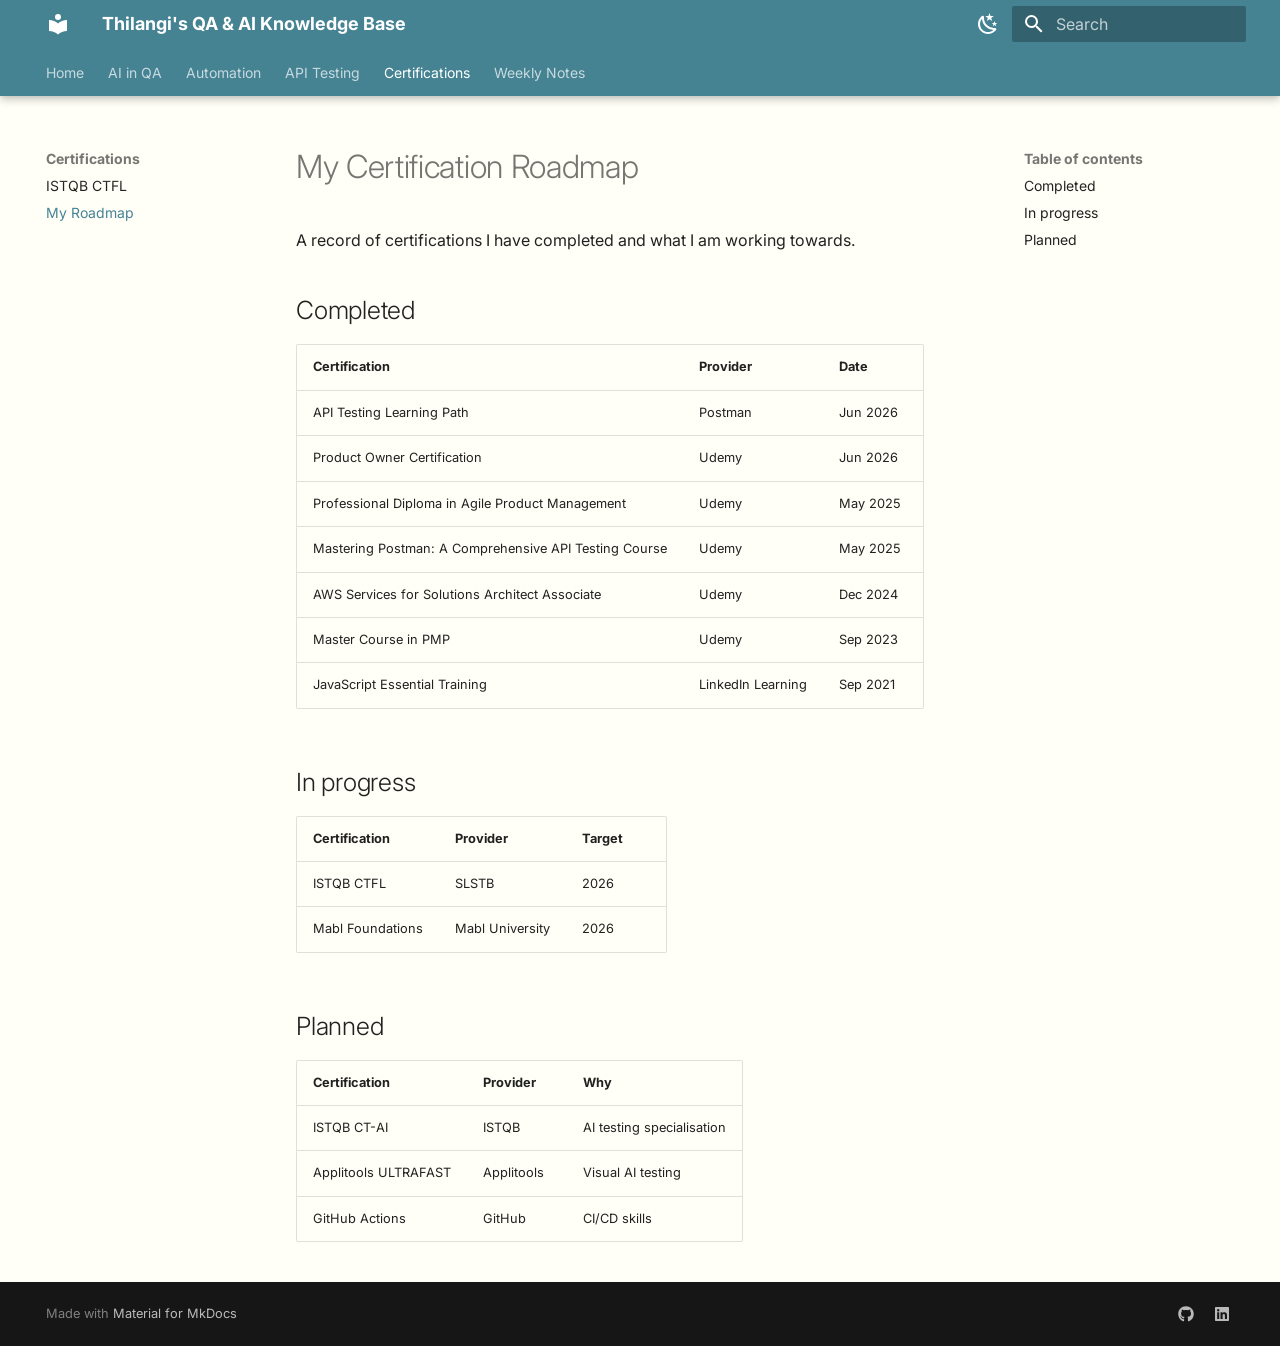
<file: certifications/roadmap/index.html>
<!doctype html>
<html lang="en" class="no-js">
  <head>
    
      <meta charset="utf-8">
      <meta name="viewport" content="width=device-width,initial-scale=1">
      
        <meta name="description" content="A personal study blog on QA engineering, AI-powered testing, and automation">
      
      
        <meta name="author" content="Thilangi Uththara De Silva">
      
      
        <link rel="canonical" href="https://thila98.github.io/qa-knowledge-base/certifications/roadmap/">
      
      
        <link rel="prev" href="../istqb-ctfl/">
      
      
        <link rel="next" href="../../weekly-notes/week-01/">
      
      
        
      
      
      <link rel="icon" href="../../assets/images/favicon.png">
      <meta name="generator" content="mkdocs-1.6.1, mkdocs-material-9.7.6">
    
    
      
        <title>My Roadmap - Thilangi's QA & AI Knowledge Base</title>
      
    
    
      <link rel="stylesheet" href="../../assets/stylesheets/main.484c7ddc.min.css">
      
        
        <link rel="stylesheet" href="../../assets/stylesheets/palette.ab4e12ef.min.css">
      
      


    
    
      
    
    
      
        
        
        <link rel="preconnect" href="https://fonts.gstatic.com" crossorigin>
        <link rel="stylesheet" href="https://fonts.googleapis.com/css?family=Inter:300,300i,400,400i,700,700i%7CJetBrains+Mono:400,400i,700,700i&display=fallback">
        <style>:root{--md-text-font:"Inter";--md-code-font:"JetBrains Mono"}</style>
      
    
    
      <link rel="stylesheet" href="../../stylesheets/extra.css">
    
    <script>__md_scope=new URL("../..",location),__md_hash=e=>[...e].reduce(((e,_)=>(e<<5)-e+_.charCodeAt(0)),0),__md_get=(e,_=localStorage,t=__md_scope)=>JSON.parse(_.getItem(t.pathname+"."+e)),__md_set=(e,_,t=localStorage,a=__md_scope)=>{try{t.setItem(a.pathname+"."+e,JSON.stringify(_))}catch(e){}}</script>
    
      

    
    
  </head>
  
  
    
    
      
    
    
    
    
    <body dir="ltr" data-md-color-scheme="default" data-md-color-primary="custom" data-md-color-accent="custom">
  
    
    <input class="md-toggle" data-md-toggle="drawer" type="checkbox" id="__drawer" autocomplete="off">
    <input class="md-toggle" data-md-toggle="search" type="checkbox" id="__search" autocomplete="off">
    <label class="md-overlay" for="__drawer"></label>
    <div data-md-component="skip">
      
        
        <a href="#my-certification-roadmap" class="md-skip">
          Skip to content
        </a>
      
    </div>
    <div data-md-component="announce">
      
    </div>
    
    
      

  

<header class="md-header md-header--shadow md-header--lifted" data-md-component="header">
  <nav class="md-header__inner md-grid" aria-label="Header">
    <a href="../.." title="Thilangi&#39;s QA &amp; AI Knowledge Base" class="md-header__button md-logo" aria-label="Thilangi's QA & AI Knowledge Base" data-md-component="logo">
      
  
  <svg xmlns="http://www.w3.org/2000/svg" viewBox="0 0 24 24"><path d="M12 8a3 3 0 0 0 3-3 3 3 0 0 0-3-3 3 3 0 0 0-3 3 3 3 0 0 0 3 3m0 3.54C9.64 9.35 6.5 8 3 8v11c3.5 0 6.64 1.35 9 3.54 2.36-2.19 5.5-3.54 9-3.54V8c-3.5 0-6.64 1.35-9 3.54"/></svg>

    </a>
    <label class="md-header__button md-icon" for="__drawer">
      
      <svg xmlns="http://www.w3.org/2000/svg" viewBox="0 0 24 24"><path d="M3 6h18v2H3zm0 5h18v2H3zm0 5h18v2H3z"/></svg>
    </label>
    <div class="md-header__title" data-md-component="header-title">
      <div class="md-header__ellipsis">
        <div class="md-header__topic">
          <span class="md-ellipsis">
            Thilangi's QA & AI Knowledge Base
          </span>
        </div>
        <div class="md-header__topic" data-md-component="header-topic">
          <span class="md-ellipsis">
            
              My Roadmap
            
          </span>
        </div>
      </div>
    </div>
    
      
        <form class="md-header__option" data-md-component="palette">
  
    
    
    
    <input class="md-option" data-md-color-media="" data-md-color-scheme="default" data-md-color-primary="custom" data-md-color-accent="custom"  aria-label="Switch to dark mode"  type="radio" name="__palette" id="__palette_0">
    
      <label class="md-header__button md-icon" title="Switch to dark mode" for="__palette_1" hidden>
        <svg xmlns="http://www.w3.org/2000/svg" viewBox="0 0 24 24"><path d="m17.75 4.09-2.53 1.94.91 3.06-2.63-1.81-2.63 1.81.91-3.06-2.53-1.94L12.44 4l1.06-3 1.06 3zm3.5 6.91-1.64 1.25.59 1.98-1.7-1.17-1.7 1.17.59-1.98L15.75 11l2.06-.05L18.5 9l.69 1.95zm-2.28 4.95c.83-.08 1.72 1.1 1.19 1.85-.32.45-.66.87-1.08 1.27C15.17 23 8.84 23 4.94 19.07c-3.91-3.9-3.91-10.24 0-14.14.4-.4.82-.76 1.27-1.08.75-.53 1.93.36 1.85 1.19-.27 2.86.69 5.83 2.89 8.02a9.96 9.96 0 0 0 8.02 2.89m-1.64 2.02a12.08 12.08 0 0 1-7.8-3.47c-2.17-2.19-3.33-5-3.49-7.82-2.81 3.14-2.7 7.96.31 10.98 3.02 3.01 7.84 3.12 10.98.31"/></svg>
      </label>
    
  
    
    
    
    <input class="md-option" data-md-color-media="" data-md-color-scheme="slate" data-md-color-primary="custom" data-md-color-accent="custom"  aria-label="Switch to light mode"  type="radio" name="__palette" id="__palette_1">
    
      <label class="md-header__button md-icon" title="Switch to light mode" for="__palette_0" hidden>
        <svg xmlns="http://www.w3.org/2000/svg" viewBox="0 0 24 24"><path d="M12 7a5 5 0 0 1 5 5 5 5 0 0 1-5 5 5 5 0 0 1-5-5 5 5 0 0 1 5-5m0 2a3 3 0 0 0-3 3 3 3 0 0 0 3 3 3 3 0 0 0 3-3 3 3 0 0 0-3-3m0-7 2.39 3.42C13.65 5.15 12.84 5 12 5s-1.65.15-2.39.42zM3.34 7l4.16-.35A7.2 7.2 0 0 0 5.94 8.5c-.44.74-.69 1.5-.83 2.29zm.02 10 1.76-3.77a7.131 7.131 0 0 0 2.38 4.14zM20.65 7l-1.77 3.79a7.02 7.02 0 0 0-2.38-4.15zm-.01 10-4.14.36c.59-.51 1.12-1.14 1.54-1.86.42-.73.69-1.5.83-2.29zM12 22l-2.41-3.44c.74.27 1.55.44 2.41.44.82 0 1.63-.17 2.37-.44z"/></svg>
      </label>
    
  
</form>
      
    
    
      <script>var palette=__md_get("__palette");if(palette&&palette.color){if("(prefers-color-scheme)"===palette.color.media){var media=matchMedia("(prefers-color-scheme: light)"),input=document.querySelector(media.matches?"[data-md-color-media='(prefers-color-scheme: light)']":"[data-md-color-media='(prefers-color-scheme: dark)']");palette.color.media=input.getAttribute("data-md-color-media"),palette.color.scheme=input.getAttribute("data-md-color-scheme"),palette.color.primary=input.getAttribute("data-md-color-primary"),palette.color.accent=input.getAttribute("data-md-color-accent")}for(var[key,value]of Object.entries(palette.color))document.body.setAttribute("data-md-color-"+key,value)}</script>
    
    
    
      
      
        <label class="md-header__button md-icon" for="__search">
          
          <svg xmlns="http://www.w3.org/2000/svg" viewBox="0 0 24 24"><path d="M9.5 3A6.5 6.5 0 0 1 16 9.5c0 1.61-.59 3.09-1.56 4.23l.27.27h.79l5 5-1.5 1.5-5-5v-.79l-.27-.27A6.52 6.52 0 0 1 9.5 16 6.5 6.5 0 0 1 3 9.5 6.5 6.5 0 0 1 9.5 3m0 2C7 5 5 7 5 9.5S7 14 9.5 14 14 12 14 9.5 12 5 9.5 5"/></svg>
        </label>
        <div class="md-search" data-md-component="search" role="dialog">
  <label class="md-search__overlay" for="__search"></label>
  <div class="md-search__inner" role="search">
    <form class="md-search__form" name="search">
      <input type="text" class="md-search__input" name="query" aria-label="Search" placeholder="Search" autocapitalize="off" autocorrect="off" autocomplete="off" spellcheck="false" data-md-component="search-query" required>
      <label class="md-search__icon md-icon" for="__search">
        
        <svg xmlns="http://www.w3.org/2000/svg" viewBox="0 0 24 24"><path d="M9.5 3A6.5 6.5 0 0 1 16 9.5c0 1.61-.59 3.09-1.56 4.23l.27.27h.79l5 5-1.5 1.5-5-5v-.79l-.27-.27A6.52 6.52 0 0 1 9.5 16 6.5 6.5 0 0 1 3 9.5 6.5 6.5 0 0 1 9.5 3m0 2C7 5 5 7 5 9.5S7 14 9.5 14 14 12 14 9.5 12 5 9.5 5"/></svg>
        
        <svg xmlns="http://www.w3.org/2000/svg" viewBox="0 0 24 24"><path d="M20 11v2H8l5.5 5.5-1.42 1.42L4.16 12l7.92-7.92L13.5 5.5 8 11z"/></svg>
      </label>
      <nav class="md-search__options" aria-label="Search">
        
          <a href="javascript:void(0)" class="md-search__icon md-icon" title="Share" aria-label="Share" data-clipboard data-clipboard-text="" data-md-component="search-share" tabindex="-1">
            
            <svg xmlns="http://www.w3.org/2000/svg" viewBox="0 0 24 24"><path d="M18 16.08c-.76 0-1.44.3-1.96.77L8.91 12.7c.05-.23.09-.46.09-.7s-.04-.47-.09-.7l7.05-4.11c.54.5 1.25.81 2.04.81a3 3 0 0 0 3-3 3 3 0 0 0-3-3 3 3 0 0 0-3 3c0 .24.04.47.09.7L8.04 9.81C7.5 9.31 6.79 9 6 9a3 3 0 0 0-3 3 3 3 0 0 0 3 3c.79 0 1.5-.31 2.04-.81l7.12 4.15c-.05.21-.08.43-.08.66 0 1.61 1.31 2.91 2.92 2.91s2.92-1.3 2.92-2.91A2.92 2.92 0 0 0 18 16.08"/></svg>
          </a>
        
        <button type="reset" class="md-search__icon md-icon" title="Clear" aria-label="Clear" tabindex="-1">
          
          <svg xmlns="http://www.w3.org/2000/svg" viewBox="0 0 24 24"><path d="M19 6.41 17.59 5 12 10.59 6.41 5 5 6.41 10.59 12 5 17.59 6.41 19 12 13.41 17.59 19 19 17.59 13.41 12z"/></svg>
        </button>
      </nav>
      
        <div class="md-search__suggest" data-md-component="search-suggest"></div>
      
    </form>
    <div class="md-search__output">
      <div class="md-search__scrollwrap" tabindex="0" data-md-scrollfix>
        <div class="md-search-result" data-md-component="search-result">
          <div class="md-search-result__meta">
            Initializing search
          </div>
          <ol class="md-search-result__list" role="presentation"></ol>
        </div>
      </div>
    </div>
  </div>
</div>
      
    
    
  </nav>
  
    
      
<nav class="md-tabs" aria-label="Tabs" data-md-component="tabs">
  <div class="md-grid">
    <ul class="md-tabs__list">
      
        
  
  
  
  
    <li class="md-tabs__item">
      <a href="../.." class="md-tabs__link">
        
  
  
    
  
  Home

      </a>
    </li>
  

      
        
  
  
  
  
    
    
      <li class="md-tabs__item">
        <a href="../../ai-in-qa/overview/" class="md-tabs__link">
          
  
  
  AI in QA

        </a>
      </li>
    
  

      
        
  
  
  
  
    
    
      <li class="md-tabs__item">
        <a href="../../automation/playwright-notes/" class="md-tabs__link">
          
  
  
  Automation

        </a>
      </li>
    
  

      
        
  
  
  
  
    
    
      <li class="md-tabs__item">
        <a href="../../api-testing/postman-tips/" class="md-tabs__link">
          
  
  
  API Testing

        </a>
      </li>
    
  

      
        
  
  
  
    
  
  
    
    
      <li class="md-tabs__item md-tabs__item--active">
        <a href="../istqb-ctfl/" class="md-tabs__link">
          
  
  
  Certifications

        </a>
      </li>
    
  

      
        
  
  
  
  
    
    
      <li class="md-tabs__item">
        <a href="../../weekly-notes/week-01/" class="md-tabs__link">
          
  
  
  Weekly Notes

        </a>
      </li>
    
  

      
    </ul>
  </div>
</nav>
    
  
</header>
    
    <div class="md-container" data-md-component="container">
      
      
        
      
      <main class="md-main" data-md-component="main">
        <div class="md-main__inner md-grid">
          
            
              
              <div class="md-sidebar md-sidebar--primary" data-md-component="sidebar" data-md-type="navigation" >
                <div class="md-sidebar__scrollwrap">
                  <div class="md-sidebar__inner">
                    


  


<nav class="md-nav md-nav--primary md-nav--lifted" aria-label="Navigation" data-md-level="0">
  <label class="md-nav__title" for="__drawer">
    <a href="../.." title="Thilangi&#39;s QA &amp; AI Knowledge Base" class="md-nav__button md-logo" aria-label="Thilangi's QA & AI Knowledge Base" data-md-component="logo">
      
  
  <svg xmlns="http://www.w3.org/2000/svg" viewBox="0 0 24 24"><path d="M12 8a3 3 0 0 0 3-3 3 3 0 0 0-3-3 3 3 0 0 0-3 3 3 3 0 0 0 3 3m0 3.54C9.64 9.35 6.5 8 3 8v11c3.5 0 6.64 1.35 9 3.54 2.36-2.19 5.5-3.54 9-3.54V8c-3.5 0-6.64 1.35-9 3.54"/></svg>

    </a>
    Thilangi's QA & AI Knowledge Base
  </label>
  
  <ul class="md-nav__list" data-md-scrollfix>
    
      
      
  
  
  
  
    <li class="md-nav__item">
      <a href="../.." class="md-nav__link">
        
  
  
  <span class="md-ellipsis">
    
  
    Home
  

    
  </span>
  
  

      </a>
    </li>
  

    
      
      
  
  
  
  
    
    
    
    
      
      
        
      
    
    
    <li class="md-nav__item md-nav__item--nested">
      
        
        
          
        
        <input class="md-nav__toggle md-toggle md-toggle--indeterminate" type="checkbox" id="__nav_2" >
        
          
          <label class="md-nav__link" for="__nav_2" id="__nav_2_label" tabindex="0">
            
  
  
  <span class="md-ellipsis">
    
  
    AI in QA
  

    
  </span>
  
  

            <span class="md-nav__icon md-icon"></span>
          </label>
        
        <nav class="md-nav" data-md-level="1" aria-labelledby="__nav_2_label" aria-expanded="false">
          <label class="md-nav__title" for="__nav_2">
            <span class="md-nav__icon md-icon"></span>
            
  
    AI in QA
  

          </label>
          <ul class="md-nav__list" data-md-scrollfix>
            
              
                
  
  
  
  
    <li class="md-nav__item">
      <a href="../../ai-in-qa/overview/" class="md-nav__link">
        
  
  
  <span class="md-ellipsis">
    
  
    Overview
  

    
  </span>
  
  

      </a>
    </li>
  

              
            
              
                
  
  
  
  
    <li class="md-nav__item">
      <a href="../../ai-in-qa/prompt-templates/" class="md-nav__link">
        
  
  
  <span class="md-ellipsis">
    
  
    Prompt Templates
  

    
  </span>
  
  

      </a>
    </li>
  

              
            
              
                
  
  
  
  
    <li class="md-nav__item">
      <a href="../../ai-in-qa/tools/" class="md-nav__link">
        
  
  
  <span class="md-ellipsis">
    
  
    Tools
  

    
  </span>
  
  

      </a>
    </li>
  

              
            
          </ul>
        </nav>
      
    </li>
  

    
      
      
  
  
  
  
    
    
    
    
      
      
        
      
    
    
    <li class="md-nav__item md-nav__item--nested">
      
        
        
          
        
        <input class="md-nav__toggle md-toggle md-toggle--indeterminate" type="checkbox" id="__nav_3" >
        
          
          <label class="md-nav__link" for="__nav_3" id="__nav_3_label" tabindex="0">
            
  
  
  <span class="md-ellipsis">
    
  
    Automation
  

    
  </span>
  
  

            <span class="md-nav__icon md-icon"></span>
          </label>
        
        <nav class="md-nav" data-md-level="1" aria-labelledby="__nav_3_label" aria-expanded="false">
          <label class="md-nav__title" for="__nav_3">
            <span class="md-nav__icon md-icon"></span>
            
  
    Automation
  

          </label>
          <ul class="md-nav__list" data-md-scrollfix>
            
              
                
  
  
  
  
    <li class="md-nav__item">
      <a href="../../automation/playwright-notes/" class="md-nav__link">
        
  
  
  <span class="md-ellipsis">
    
  
    Playwright Notes
  

    
  </span>
  
  

      </a>
    </li>
  

              
            
              
                
  
  
  
  
    <li class="md-nav__item">
      <a href="../../automation/pytest-notes/" class="md-nav__link">
        
  
  
  <span class="md-ellipsis">
    
  
    Pytest Notes
  

    
  </span>
  
  

      </a>
    </li>
  

              
            
          </ul>
        </nav>
      
    </li>
  

    
      
      
  
  
  
  
    
    
    
    
      
      
        
      
    
    
    <li class="md-nav__item md-nav__item--nested">
      
        
        
          
        
        <input class="md-nav__toggle md-toggle md-toggle--indeterminate" type="checkbox" id="__nav_4" >
        
          
          <label class="md-nav__link" for="__nav_4" id="__nav_4_label" tabindex="0">
            
  
  
  <span class="md-ellipsis">
    
  
    API Testing
  

    
  </span>
  
  

            <span class="md-nav__icon md-icon"></span>
          </label>
        
        <nav class="md-nav" data-md-level="1" aria-labelledby="__nav_4_label" aria-expanded="false">
          <label class="md-nav__title" for="__nav_4">
            <span class="md-nav__icon md-icon"></span>
            
  
    API Testing
  

          </label>
          <ul class="md-nav__list" data-md-scrollfix>
            
              
                
  
  
  
  
    <li class="md-nav__item">
      <a href="../../api-testing/postman-tips/" class="md-nav__link">
        
  
  
  <span class="md-ellipsis">
    
  
    Postman Tips
  

    
  </span>
  
  

      </a>
    </li>
  

              
            
              
                
  
  
  
  
    <li class="md-nav__item">
      <a href="../../api-testing/rest-api-notes/" class="md-nav__link">
        
  
  
  <span class="md-ellipsis">
    
  
    REST API Notes
  

    
  </span>
  
  

      </a>
    </li>
  

              
            
          </ul>
        </nav>
      
    </li>
  

    
      
      
  
  
    
  
  
  
    
    
    
    
      
        
        
      
      
        
      
    
    
    <li class="md-nav__item md-nav__item--active md-nav__item--section md-nav__item--nested">
      
        
        
        <input class="md-nav__toggle md-toggle " type="checkbox" id="__nav_5" checked>
        
          
          <label class="md-nav__link" for="__nav_5" id="__nav_5_label" tabindex="">
            
  
  
  <span class="md-ellipsis">
    
  
    Certifications
  

    
  </span>
  
  

            <span class="md-nav__icon md-icon"></span>
          </label>
        
        <nav class="md-nav" data-md-level="1" aria-labelledby="__nav_5_label" aria-expanded="true">
          <label class="md-nav__title" for="__nav_5">
            <span class="md-nav__icon md-icon"></span>
            
  
    Certifications
  

          </label>
          <ul class="md-nav__list" data-md-scrollfix>
            
              
                
  
  
  
  
    <li class="md-nav__item">
      <a href="../istqb-ctfl/" class="md-nav__link">
        
  
  
  <span class="md-ellipsis">
    
  
    ISTQB CTFL
  

    
  </span>
  
  

      </a>
    </li>
  

              
            
              
                
  
  
    
  
  
  
    <li class="md-nav__item md-nav__item--active">
      
      <input class="md-nav__toggle md-toggle" type="checkbox" id="__toc">
      
      
        
      
      
        <label class="md-nav__link md-nav__link--active" for="__toc">
          
  
  
  <span class="md-ellipsis">
    
  
    My Roadmap
  

    
  </span>
  
  

          <span class="md-nav__icon md-icon"></span>
        </label>
      
      <a href="./" class="md-nav__link md-nav__link--active">
        
  
  
  <span class="md-ellipsis">
    
  
    My Roadmap
  

    
  </span>
  
  

      </a>
      
        

<nav class="md-nav md-nav--secondary" aria-label="Table of contents">
  
  
  
    
  
  
    <label class="md-nav__title" for="__toc">
      <span class="md-nav__icon md-icon"></span>
      Table of contents
    </label>
    <ul class="md-nav__list" data-md-component="toc" data-md-scrollfix>
      
        <li class="md-nav__item">
  <a href="#completed" class="md-nav__link">
    <span class="md-ellipsis">
      
        Completed
      
    </span>
  </a>
  
</li>
      
        <li class="md-nav__item">
  <a href="#in-progress" class="md-nav__link">
    <span class="md-ellipsis">
      
        In progress
      
    </span>
  </a>
  
</li>
      
        <li class="md-nav__item">
  <a href="#planned" class="md-nav__link">
    <span class="md-ellipsis">
      
        Planned
      
    </span>
  </a>
  
</li>
      
    </ul>
  
</nav>
      
    </li>
  

              
            
          </ul>
        </nav>
      
    </li>
  

    
      
      
  
  
  
  
    
    
    
    
      
      
        
      
    
    
    <li class="md-nav__item md-nav__item--nested">
      
        
        
          
        
        <input class="md-nav__toggle md-toggle md-toggle--indeterminate" type="checkbox" id="__nav_6" >
        
          
          <label class="md-nav__link" for="__nav_6" id="__nav_6_label" tabindex="0">
            
  
  
  <span class="md-ellipsis">
    
  
    Weekly Notes
  

    
  </span>
  
  

            <span class="md-nav__icon md-icon"></span>
          </label>
        
        <nav class="md-nav" data-md-level="1" aria-labelledby="__nav_6_label" aria-expanded="false">
          <label class="md-nav__title" for="__nav_6">
            <span class="md-nav__icon md-icon"></span>
            
  
    Weekly Notes
  

          </label>
          <ul class="md-nav__list" data-md-scrollfix>
            
              
                
  
  
  
  
    <li class="md-nav__item">
      <a href="../../weekly-notes/week-01/" class="md-nav__link">
        
  
  
  <span class="md-ellipsis">
    
  
    Week 01 - July 2026
  

    
  </span>
  
  

      </a>
    </li>
  

              
            
          </ul>
        </nav>
      
    </li>
  

    
  </ul>
</nav>
                  </div>
                </div>
              </div>
            
            
              
              <div class="md-sidebar md-sidebar--secondary" data-md-component="sidebar" data-md-type="toc" >
                <div class="md-sidebar__scrollwrap">
                  <div class="md-sidebar__inner">
                    

<nav class="md-nav md-nav--secondary" aria-label="Table of contents">
  
  
  
    
  
  
    <label class="md-nav__title" for="__toc">
      <span class="md-nav__icon md-icon"></span>
      Table of contents
    </label>
    <ul class="md-nav__list" data-md-component="toc" data-md-scrollfix>
      
        <li class="md-nav__item">
  <a href="#completed" class="md-nav__link">
    <span class="md-ellipsis">
      
        Completed
      
    </span>
  </a>
  
</li>
      
        <li class="md-nav__item">
  <a href="#in-progress" class="md-nav__link">
    <span class="md-ellipsis">
      
        In progress
      
    </span>
  </a>
  
</li>
      
        <li class="md-nav__item">
  <a href="#planned" class="md-nav__link">
    <span class="md-ellipsis">
      
        Planned
      
    </span>
  </a>
  
</li>
      
    </ul>
  
</nav>
                  </div>
                </div>
              </div>
            
          
          
            <div class="md-content" data-md-component="content">
              
              <article class="md-content__inner md-typeset">
                
                  



<h1 id="my-certification-roadmap">My Certification Roadmap<a class="headerlink" href="#my-certification-roadmap" title="Permanent link">&para;</a></h1>
<p>A record of certifications I have completed and what I am working towards.</p>
<h2 id="completed">Completed<a class="headerlink" href="#completed" title="Permanent link">&para;</a></h2>
<table>
<thead>
<tr>
<th>Certification</th>
<th>Provider</th>
<th>Date</th>
</tr>
</thead>
<tbody>
<tr>
<td>API Testing Learning Path</td>
<td>Postman</td>
<td>Jun 2026</td>
</tr>
<tr>
<td>Product Owner Certification</td>
<td>Udemy</td>
<td>Jun 2026</td>
</tr>
<tr>
<td>Professional Diploma in Agile Product Management</td>
<td>Udemy</td>
<td>May 2025</td>
</tr>
<tr>
<td>Mastering Postman: A Comprehensive API Testing Course</td>
<td>Udemy</td>
<td>May 2025</td>
</tr>
<tr>
<td>AWS Services for Solutions Architect Associate</td>
<td>Udemy</td>
<td>Dec 2024</td>
</tr>
<tr>
<td>Master Course in PMP</td>
<td>Udemy</td>
<td>Sep 2023</td>
</tr>
<tr>
<td>JavaScript Essential Training</td>
<td>LinkedIn Learning</td>
<td>Sep 2021</td>
</tr>
</tbody>
</table>
<h2 id="in-progress">In progress<a class="headerlink" href="#in-progress" title="Permanent link">&para;</a></h2>
<table>
<thead>
<tr>
<th>Certification</th>
<th>Provider</th>
<th>Target</th>
</tr>
</thead>
<tbody>
<tr>
<td>ISTQB CTFL</td>
<td>SLSTB</td>
<td>2026</td>
</tr>
<tr>
<td>Mabl Foundations</td>
<td>Mabl University</td>
<td>2026</td>
</tr>
</tbody>
</table>
<h2 id="planned">Planned<a class="headerlink" href="#planned" title="Permanent link">&para;</a></h2>
<table>
<thead>
<tr>
<th>Certification</th>
<th>Provider</th>
<th>Why</th>
</tr>
</thead>
<tbody>
<tr>
<td>ISTQB CT-AI</td>
<td>ISTQB</td>
<td>AI testing specialisation</td>
</tr>
<tr>
<td>Applitools ULTRAFAST</td>
<td>Applitools</td>
<td>Visual AI testing</td>
</tr>
<tr>
<td>GitHub Actions</td>
<td>GitHub</td>
<td>CI/CD skills</td>
</tr>
</tbody>
</table>












                
              </article>
            </div>
          
          
<script>var target=document.getElementById(location.hash.slice(1));target&&target.name&&(target.checked=target.name.startsWith("__tabbed_"))</script>
        </div>
        
          <button type="button" class="md-top md-icon" data-md-component="top" hidden>
  
  <svg xmlns="http://www.w3.org/2000/svg" viewBox="0 0 24 24"><path d="M13 20h-2V8l-5.5 5.5-1.42-1.42L12 4.16l7.92 7.92-1.42 1.42L13 8z"/></svg>
  Back to top
</button>
        
      </main>
      
        <footer class="md-footer">
  
  <div class="md-footer-meta md-typeset">
    <div class="md-footer-meta__inner md-grid">
      <div class="md-copyright">
  
  
    Made with
    <a href="https://squidfunk.github.io/mkdocs-material/" target="_blank" rel="noopener">
      Material for MkDocs
    </a>
  
</div>
      
        
<div class="md-social">
  
    
    
    
    
    <a href="https://github.com/thila98" target="_blank" rel="noopener" title="GitHub" class="md-social__link">
      <svg xmlns="http://www.w3.org/2000/svg" viewBox="0 0 512 512"><!--! Font Awesome Free 7.1.0 by @fontawesome - https://fontawesome.com License - https://fontawesome.com/license/free (Icons: CC BY 4.0, Fonts: SIL OFL 1.1, Code: MIT License) Copyright 2025 Fonticons, Inc.--><path d="M173.9 397.4c0 2-2.3 3.6-5.2 3.6-3.3.3-5.6-1.3-5.6-3.6 0-2 2.3-3.6 5.2-3.6 3-.3 5.6 1.3 5.6 3.6m-31.1-4.5c-.7 2 1.3 4.3 4.3 4.9 2.6 1 5.6 0 6.2-2s-1.3-4.3-4.3-5.2c-2.6-.7-5.5.3-6.2 2.3m44.2-1.7c-2.9.7-4.9 2.6-4.6 4.9.3 2 2.9 3.3 5.9 2.6 2.9-.7 4.9-2.6 4.6-4.6-.3-1.9-3-3.2-5.9-2.9M252.8 8C114.1 8 8 113.3 8 252c0 110.9 69.8 205.8 169.5 239.2 12.8 2.3 17.3-5.6 17.3-12.1 0-6.2-.3-40.4-.3-61.4 0 0-70 15-84.7-29.8 0 0-11.4-29.1-27.8-36.6 0 0-22.9-15.7 1.6-15.4 0 0 24.9 2 38.6 25.8 21.9 38.6 58.6 27.5 72.9 20.9 2.3-16 8.8-27.1 16-33.7-55.9-6.2-112.3-14.3-112.3-110.5 0-27.5 7.6-41.3 23.6-58.9-2.6-6.5-11.1-33.3 2.6-67.9 20.9-6.5 69 27 69 27 20-5.6 41.5-8.5 62.8-8.5s42.8 2.9 62.8 8.5c0 0 48.1-33.6 69-27 13.7 34.7 5.2 61.4 2.6 67.9 16 17.7 25.8 31.5 25.8 58.9 0 96.5-58.9 104.2-114.8 110.5 9.2 7.9 17 22.9 17 46.4 0 33.7-.3 75.4-.3 83.6 0 6.5 4.6 14.4 17.3 12.1C436.2 457.8 504 362.9 504 252 504 113.3 391.5 8 252.8 8M105.2 352.9c-1.3 1-1 3.3.7 5.2 1.6 1.6 3.9 2.3 5.2 1 1.3-1 1-3.3-.7-5.2-1.6-1.6-3.9-2.3-5.2-1m-10.8-8.1c-.7 1.3.3 2.9 2.3 3.9 1.6 1 3.6.7 4.3-.7.7-1.3-.3-2.9-2.3-3.9-2-.6-3.6-.3-4.3.7m32.4 35.6c-1.6 1.3-1 4.3 1.3 6.2 2.3 2.3 5.2 2.6 6.5 1 1.3-1.3.7-4.3-1.3-6.2-2.2-2.3-5.2-2.6-6.5-1m-11.4-14.7c-1.6 1-1.6 3.6 0 5.9s4.3 3.3 5.6 2.3c1.6-1.3 1.6-3.9 0-6.2-1.4-2.3-4-3.3-5.6-2"/></svg>
    </a>
  
    
    
    
    
    <a href="https://www.linkedin.com/in/thilangi-de-silva-66bb0b190/" target="_blank" rel="noopener" title="LinkedIn" class="md-social__link">
      <svg xmlns="http://www.w3.org/2000/svg" viewBox="0 0 448 512"><!--! Font Awesome Free 7.1.0 by @fontawesome - https://fontawesome.com License - https://fontawesome.com/license/free (Icons: CC BY 4.0, Fonts: SIL OFL 1.1, Code: MIT License) Copyright 2025 Fonticons, Inc.--><path d="M416 32H31.9C14.3 32 0 46.5 0 64.3v383.4C0 465.5 14.3 480 31.9 480H416c17.6 0 32-14.5 32-32.3V64.3c0-17.8-14.4-32.3-32-32.3M135.4 416H69V202.2h66.5V416zM102.2 96a38.5 38.5 0 1 1 0 77 38.5 38.5 0 1 1 0-77m282.1 320h-66.4V312c0-24.8-.5-56.7-34.5-56.7-34.6 0-39.9 27-39.9 54.9V416h-66.4V202.2h63.7v29.2h.9c8.9-16.8 30.6-34.5 62.9-34.5 67.2 0 79.7 44.3 79.7 101.9z"/></svg>
    </a>
  
</div>
      
    </div>
  </div>
</footer>
      
    </div>
    <div class="md-dialog" data-md-component="dialog">
      <div class="md-dialog__inner md-typeset"></div>
    </div>
    
    
    
      
      
      <script id="__config" type="application/json">{"annotate": null, "base": "../..", "features": ["navigation.tabs", "navigation.tabs.sticky", "navigation.sections", "navigation.expand", "navigation.top", "search.highlight", "search.suggest", "search.share", "toc.follow", "content.code.copy", "content.code.annotate"], "search": "../../assets/javascripts/workers/search.2c215733.min.js", "tags": null, "translations": {"clipboard.copied": "Copied to clipboard", "clipboard.copy": "Copy to clipboard", "search.result.more.one": "1 more on this page", "search.result.more.other": "# more on this page", "search.result.none": "No matching documents", "search.result.one": "1 matching document", "search.result.other": "# matching documents", "search.result.placeholder": "Type to start searching", "search.result.term.missing": "Missing", "select.version": "Select version"}, "version": null}</script>
    
    
      <script src="../../assets/javascripts/bundle.79ae519e.min.js"></script>
      
    
  </body>
</html>
</file>
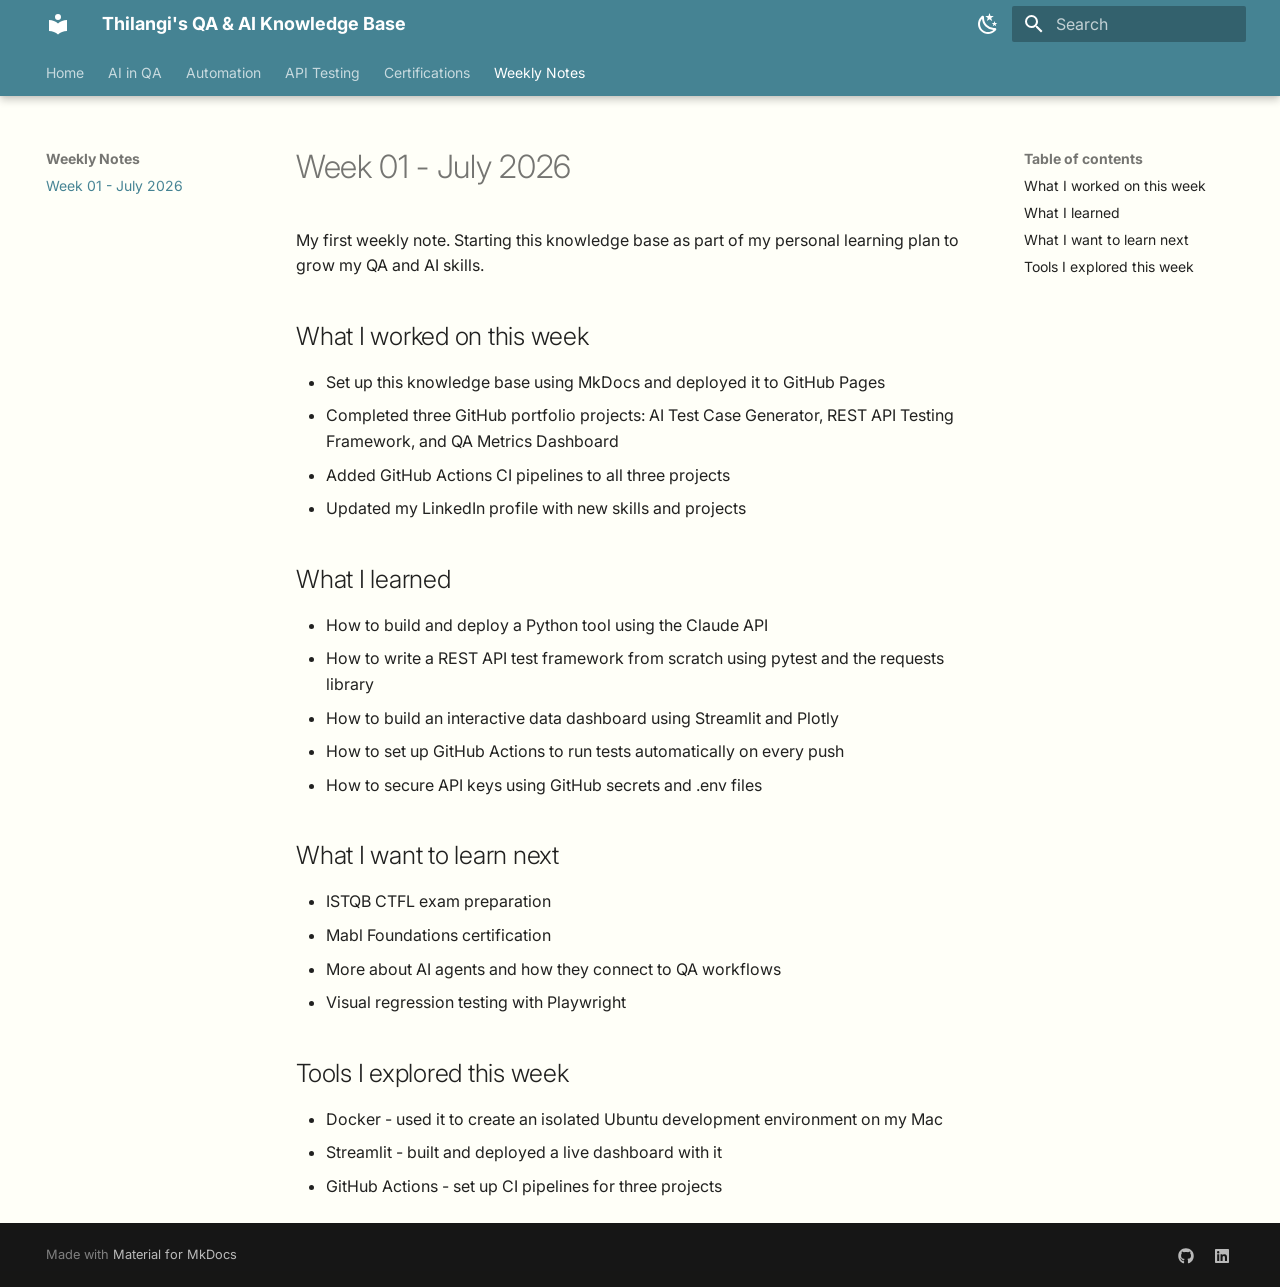
<file: weekly-notes/week-01/index.html>
<!doctype html>
<html lang="en" class="no-js">
  <head>
    
      <meta charset="utf-8">
      <meta name="viewport" content="width=device-width,initial-scale=1">
      
        <meta name="description" content="A personal study blog on QA engineering, AI-powered testing, and automation">
      
      
        <meta name="author" content="Thilangi Uththara De Silva">
      
      
        <link rel="canonical" href="https://thila98.github.io/qa-knowledge-base/weekly-notes/week-01/">
      
      
        <link rel="prev" href="../../certifications/roadmap/">
      
      
      
        
      
      
      <link rel="icon" href="../../assets/images/favicon.png">
      <meta name="generator" content="mkdocs-1.6.1, mkdocs-material-9.7.6">
    
    
      
        <title>Week 01 - July 2026 - Thilangi's QA & AI Knowledge Base</title>
      
    
    
      <link rel="stylesheet" href="../../assets/stylesheets/main.484c7ddc.min.css">
      
        
        <link rel="stylesheet" href="../../assets/stylesheets/palette.ab4e12ef.min.css">
      
      


    
    
      
    
    
      
        
        
        <link rel="preconnect" href="https://fonts.gstatic.com" crossorigin>
        <link rel="stylesheet" href="https://fonts.googleapis.com/css?family=Inter:300,300i,400,400i,700,700i%7CJetBrains+Mono:400,400i,700,700i&display=fallback">
        <style>:root{--md-text-font:"Inter";--md-code-font:"JetBrains Mono"}</style>
      
    
    
      <link rel="stylesheet" href="../../stylesheets/extra.css">
    
    <script>__md_scope=new URL("../..",location),__md_hash=e=>[...e].reduce(((e,_)=>(e<<5)-e+_.charCodeAt(0)),0),__md_get=(e,_=localStorage,t=__md_scope)=>JSON.parse(_.getItem(t.pathname+"."+e)),__md_set=(e,_,t=localStorage,a=__md_scope)=>{try{t.setItem(a.pathname+"."+e,JSON.stringify(_))}catch(e){}}</script>
    
      

    
    
  </head>
  
  
    
    
      
    
    
    
    
    <body dir="ltr" data-md-color-scheme="default" data-md-color-primary="custom" data-md-color-accent="custom">
  
    
    <input class="md-toggle" data-md-toggle="drawer" type="checkbox" id="__drawer" autocomplete="off">
    <input class="md-toggle" data-md-toggle="search" type="checkbox" id="__search" autocomplete="off">
    <label class="md-overlay" for="__drawer"></label>
    <div data-md-component="skip">
      
        
        <a href="#week-01-july-2026" class="md-skip">
          Skip to content
        </a>
      
    </div>
    <div data-md-component="announce">
      
    </div>
    
    
      

  

<header class="md-header md-header--shadow md-header--lifted" data-md-component="header">
  <nav class="md-header__inner md-grid" aria-label="Header">
    <a href="../.." title="Thilangi&#39;s QA &amp; AI Knowledge Base" class="md-header__button md-logo" aria-label="Thilangi's QA & AI Knowledge Base" data-md-component="logo">
      
  
  <svg xmlns="http://www.w3.org/2000/svg" viewBox="0 0 24 24"><path d="M12 8a3 3 0 0 0 3-3 3 3 0 0 0-3-3 3 3 0 0 0-3 3 3 3 0 0 0 3 3m0 3.54C9.64 9.35 6.5 8 3 8v11c3.5 0 6.64 1.35 9 3.54 2.36-2.19 5.5-3.54 9-3.54V8c-3.5 0-6.64 1.35-9 3.54"/></svg>

    </a>
    <label class="md-header__button md-icon" for="__drawer">
      
      <svg xmlns="http://www.w3.org/2000/svg" viewBox="0 0 24 24"><path d="M3 6h18v2H3zm0 5h18v2H3zm0 5h18v2H3z"/></svg>
    </label>
    <div class="md-header__title" data-md-component="header-title">
      <div class="md-header__ellipsis">
        <div class="md-header__topic">
          <span class="md-ellipsis">
            Thilangi's QA & AI Knowledge Base
          </span>
        </div>
        <div class="md-header__topic" data-md-component="header-topic">
          <span class="md-ellipsis">
            
              Week 01 - July 2026
            
          </span>
        </div>
      </div>
    </div>
    
      
        <form class="md-header__option" data-md-component="palette">
  
    
    
    
    <input class="md-option" data-md-color-media="" data-md-color-scheme="default" data-md-color-primary="custom" data-md-color-accent="custom"  aria-label="Switch to dark mode"  type="radio" name="__palette" id="__palette_0">
    
      <label class="md-header__button md-icon" title="Switch to dark mode" for="__palette_1" hidden>
        <svg xmlns="http://www.w3.org/2000/svg" viewBox="0 0 24 24"><path d="m17.75 4.09-2.53 1.94.91 3.06-2.63-1.81-2.63 1.81.91-3.06-2.53-1.94L12.44 4l1.06-3 1.06 3zm3.5 6.91-1.64 1.25.59 1.98-1.7-1.17-1.7 1.17.59-1.98L15.75 11l2.06-.05L18.5 9l.69 1.95zm-2.28 4.95c.83-.08 1.72 1.1 1.19 1.85-.32.45-.66.87-1.08 1.27C15.17 23 8.84 23 4.94 19.07c-3.91-3.9-3.91-10.24 0-14.14.4-.4.82-.76 1.27-1.08.75-.53 1.93.36 1.85 1.19-.27 2.86.69 5.83 2.89 8.02a9.96 9.96 0 0 0 8.02 2.89m-1.64 2.02a12.08 12.08 0 0 1-7.8-3.47c-2.17-2.19-3.33-5-3.49-7.82-2.81 3.14-2.7 7.96.31 10.98 3.02 3.01 7.84 3.12 10.98.31"/></svg>
      </label>
    
  
    
    
    
    <input class="md-option" data-md-color-media="" data-md-color-scheme="slate" data-md-color-primary="custom" data-md-color-accent="custom"  aria-label="Switch to light mode"  type="radio" name="__palette" id="__palette_1">
    
      <label class="md-header__button md-icon" title="Switch to light mode" for="__palette_0" hidden>
        <svg xmlns="http://www.w3.org/2000/svg" viewBox="0 0 24 24"><path d="M12 7a5 5 0 0 1 5 5 5 5 0 0 1-5 5 5 5 0 0 1-5-5 5 5 0 0 1 5-5m0 2a3 3 0 0 0-3 3 3 3 0 0 0 3 3 3 3 0 0 0 3-3 3 3 0 0 0-3-3m0-7 2.39 3.42C13.65 5.15 12.84 5 12 5s-1.65.15-2.39.42zM3.34 7l4.16-.35A7.2 7.2 0 0 0 5.94 8.5c-.44.74-.69 1.5-.83 2.29zm.02 10 1.76-3.77a7.131 7.131 0 0 0 2.38 4.14zM20.65 7l-1.77 3.79a7.02 7.02 0 0 0-2.38-4.15zm-.01 10-4.14.36c.59-.51 1.12-1.14 1.54-1.86.42-.73.69-1.5.83-2.29zM12 22l-2.41-3.44c.74.27 1.55.44 2.41.44.82 0 1.63-.17 2.37-.44z"/></svg>
      </label>
    
  
</form>
      
    
    
      <script>var palette=__md_get("__palette");if(palette&&palette.color){if("(prefers-color-scheme)"===palette.color.media){var media=matchMedia("(prefers-color-scheme: light)"),input=document.querySelector(media.matches?"[data-md-color-media='(prefers-color-scheme: light)']":"[data-md-color-media='(prefers-color-scheme: dark)']");palette.color.media=input.getAttribute("data-md-color-media"),palette.color.scheme=input.getAttribute("data-md-color-scheme"),palette.color.primary=input.getAttribute("data-md-color-primary"),palette.color.accent=input.getAttribute("data-md-color-accent")}for(var[key,value]of Object.entries(palette.color))document.body.setAttribute("data-md-color-"+key,value)}</script>
    
    
    
      
      
        <label class="md-header__button md-icon" for="__search">
          
          <svg xmlns="http://www.w3.org/2000/svg" viewBox="0 0 24 24"><path d="M9.5 3A6.5 6.5 0 0 1 16 9.5c0 1.61-.59 3.09-1.56 4.23l.27.27h.79l5 5-1.5 1.5-5-5v-.79l-.27-.27A6.52 6.52 0 0 1 9.5 16 6.5 6.5 0 0 1 3 9.5 6.5 6.5 0 0 1 9.5 3m0 2C7 5 5 7 5 9.5S7 14 9.5 14 14 12 14 9.5 12 5 9.5 5"/></svg>
        </label>
        <div class="md-search" data-md-component="search" role="dialog">
  <label class="md-search__overlay" for="__search"></label>
  <div class="md-search__inner" role="search">
    <form class="md-search__form" name="search">
      <input type="text" class="md-search__input" name="query" aria-label="Search" placeholder="Search" autocapitalize="off" autocorrect="off" autocomplete="off" spellcheck="false" data-md-component="search-query" required>
      <label class="md-search__icon md-icon" for="__search">
        
        <svg xmlns="http://www.w3.org/2000/svg" viewBox="0 0 24 24"><path d="M9.5 3A6.5 6.5 0 0 1 16 9.5c0 1.61-.59 3.09-1.56 4.23l.27.27h.79l5 5-1.5 1.5-5-5v-.79l-.27-.27A6.52 6.52 0 0 1 9.5 16 6.5 6.5 0 0 1 3 9.5 6.5 6.5 0 0 1 9.5 3m0 2C7 5 5 7 5 9.5S7 14 9.5 14 14 12 14 9.5 12 5 9.5 5"/></svg>
        
        <svg xmlns="http://www.w3.org/2000/svg" viewBox="0 0 24 24"><path d="M20 11v2H8l5.5 5.5-1.42 1.42L4.16 12l7.92-7.92L13.5 5.5 8 11z"/></svg>
      </label>
      <nav class="md-search__options" aria-label="Search">
        
          <a href="javascript:void(0)" class="md-search__icon md-icon" title="Share" aria-label="Share" data-clipboard data-clipboard-text="" data-md-component="search-share" tabindex="-1">
            
            <svg xmlns="http://www.w3.org/2000/svg" viewBox="0 0 24 24"><path d="M18 16.08c-.76 0-1.44.3-1.96.77L8.91 12.7c.05-.23.09-.46.09-.7s-.04-.47-.09-.7l7.05-4.11c.54.5 1.25.81 2.04.81a3 3 0 0 0 3-3 3 3 0 0 0-3-3 3 3 0 0 0-3 3c0 .24.04.47.09.7L8.04 9.81C7.5 9.31 6.79 9 6 9a3 3 0 0 0-3 3 3 3 0 0 0 3 3c.79 0 1.5-.31 2.04-.81l7.12 4.15c-.05.21-.08.43-.08.66 0 1.61 1.31 2.91 2.92 2.91s2.92-1.3 2.92-2.91A2.92 2.92 0 0 0 18 16.08"/></svg>
          </a>
        
        <button type="reset" class="md-search__icon md-icon" title="Clear" aria-label="Clear" tabindex="-1">
          
          <svg xmlns="http://www.w3.org/2000/svg" viewBox="0 0 24 24"><path d="M19 6.41 17.59 5 12 10.59 6.41 5 5 6.41 10.59 12 5 17.59 6.41 19 12 13.41 17.59 19 19 17.59 13.41 12z"/></svg>
        </button>
      </nav>
      
        <div class="md-search__suggest" data-md-component="search-suggest"></div>
      
    </form>
    <div class="md-search__output">
      <div class="md-search__scrollwrap" tabindex="0" data-md-scrollfix>
        <div class="md-search-result" data-md-component="search-result">
          <div class="md-search-result__meta">
            Initializing search
          </div>
          <ol class="md-search-result__list" role="presentation"></ol>
        </div>
      </div>
    </div>
  </div>
</div>
      
    
    
  </nav>
  
    
      
<nav class="md-tabs" aria-label="Tabs" data-md-component="tabs">
  <div class="md-grid">
    <ul class="md-tabs__list">
      
        
  
  
  
  
    <li class="md-tabs__item">
      <a href="../.." class="md-tabs__link">
        
  
  
    
  
  Home

      </a>
    </li>
  

      
        
  
  
  
  
    
    
      <li class="md-tabs__item">
        <a href="../../ai-in-qa/overview/" class="md-tabs__link">
          
  
  
  AI in QA

        </a>
      </li>
    
  

      
        
  
  
  
  
    
    
      <li class="md-tabs__item">
        <a href="../../automation/playwright-notes/" class="md-tabs__link">
          
  
  
  Automation

        </a>
      </li>
    
  

      
        
  
  
  
  
    
    
      <li class="md-tabs__item">
        <a href="../../api-testing/postman-tips/" class="md-tabs__link">
          
  
  
  API Testing

        </a>
      </li>
    
  

      
        
  
  
  
  
    
    
      <li class="md-tabs__item">
        <a href="../../certifications/istqb-ctfl/" class="md-tabs__link">
          
  
  
  Certifications

        </a>
      </li>
    
  

      
        
  
  
  
    
  
  
    
    
      <li class="md-tabs__item md-tabs__item--active">
        <a href="./" class="md-tabs__link">
          
  
  
  Weekly Notes

        </a>
      </li>
    
  

      
    </ul>
  </div>
</nav>
    
  
</header>
    
    <div class="md-container" data-md-component="container">
      
      
        
      
      <main class="md-main" data-md-component="main">
        <div class="md-main__inner md-grid">
          
            
              
              <div class="md-sidebar md-sidebar--primary" data-md-component="sidebar" data-md-type="navigation" >
                <div class="md-sidebar__scrollwrap">
                  <div class="md-sidebar__inner">
                    


  


<nav class="md-nav md-nav--primary md-nav--lifted" aria-label="Navigation" data-md-level="0">
  <label class="md-nav__title" for="__drawer">
    <a href="../.." title="Thilangi&#39;s QA &amp; AI Knowledge Base" class="md-nav__button md-logo" aria-label="Thilangi's QA & AI Knowledge Base" data-md-component="logo">
      
  
  <svg xmlns="http://www.w3.org/2000/svg" viewBox="0 0 24 24"><path d="M12 8a3 3 0 0 0 3-3 3 3 0 0 0-3-3 3 3 0 0 0-3 3 3 3 0 0 0 3 3m0 3.54C9.64 9.35 6.5 8 3 8v11c3.5 0 6.64 1.35 9 3.54 2.36-2.19 5.5-3.54 9-3.54V8c-3.5 0-6.64 1.35-9 3.54"/></svg>

    </a>
    Thilangi's QA & AI Knowledge Base
  </label>
  
  <ul class="md-nav__list" data-md-scrollfix>
    
      
      
  
  
  
  
    <li class="md-nav__item">
      <a href="../.." class="md-nav__link">
        
  
  
  <span class="md-ellipsis">
    
  
    Home
  

    
  </span>
  
  

      </a>
    </li>
  

    
      
      
  
  
  
  
    
    
    
    
      
      
        
      
    
    
    <li class="md-nav__item md-nav__item--nested">
      
        
        
          
        
        <input class="md-nav__toggle md-toggle md-toggle--indeterminate" type="checkbox" id="__nav_2" >
        
          
          <label class="md-nav__link" for="__nav_2" id="__nav_2_label" tabindex="0">
            
  
  
  <span class="md-ellipsis">
    
  
    AI in QA
  

    
  </span>
  
  

            <span class="md-nav__icon md-icon"></span>
          </label>
        
        <nav class="md-nav" data-md-level="1" aria-labelledby="__nav_2_label" aria-expanded="false">
          <label class="md-nav__title" for="__nav_2">
            <span class="md-nav__icon md-icon"></span>
            
  
    AI in QA
  

          </label>
          <ul class="md-nav__list" data-md-scrollfix>
            
              
                
  
  
  
  
    <li class="md-nav__item">
      <a href="../../ai-in-qa/overview/" class="md-nav__link">
        
  
  
  <span class="md-ellipsis">
    
  
    Overview
  

    
  </span>
  
  

      </a>
    </li>
  

              
            
              
                
  
  
  
  
    <li class="md-nav__item">
      <a href="../../ai-in-qa/prompt-templates/" class="md-nav__link">
        
  
  
  <span class="md-ellipsis">
    
  
    Prompt Templates
  

    
  </span>
  
  

      </a>
    </li>
  

              
            
              
                
  
  
  
  
    <li class="md-nav__item">
      <a href="../../ai-in-qa/tools/" class="md-nav__link">
        
  
  
  <span class="md-ellipsis">
    
  
    Tools
  

    
  </span>
  
  

      </a>
    </li>
  

              
            
          </ul>
        </nav>
      
    </li>
  

    
      
      
  
  
  
  
    
    
    
    
      
      
        
      
    
    
    <li class="md-nav__item md-nav__item--nested">
      
        
        
          
        
        <input class="md-nav__toggle md-toggle md-toggle--indeterminate" type="checkbox" id="__nav_3" >
        
          
          <label class="md-nav__link" for="__nav_3" id="__nav_3_label" tabindex="0">
            
  
  
  <span class="md-ellipsis">
    
  
    Automation
  

    
  </span>
  
  

            <span class="md-nav__icon md-icon"></span>
          </label>
        
        <nav class="md-nav" data-md-level="1" aria-labelledby="__nav_3_label" aria-expanded="false">
          <label class="md-nav__title" for="__nav_3">
            <span class="md-nav__icon md-icon"></span>
            
  
    Automation
  

          </label>
          <ul class="md-nav__list" data-md-scrollfix>
            
              
                
  
  
  
  
    <li class="md-nav__item">
      <a href="../../automation/playwright-notes/" class="md-nav__link">
        
  
  
  <span class="md-ellipsis">
    
  
    Playwright Notes
  

    
  </span>
  
  

      </a>
    </li>
  

              
            
              
                
  
  
  
  
    <li class="md-nav__item">
      <a href="../../automation/pytest-notes/" class="md-nav__link">
        
  
  
  <span class="md-ellipsis">
    
  
    Pytest Notes
  

    
  </span>
  
  

      </a>
    </li>
  

              
            
          </ul>
        </nav>
      
    </li>
  

    
      
      
  
  
  
  
    
    
    
    
      
      
        
      
    
    
    <li class="md-nav__item md-nav__item--nested">
      
        
        
          
        
        <input class="md-nav__toggle md-toggle md-toggle--indeterminate" type="checkbox" id="__nav_4" >
        
          
          <label class="md-nav__link" for="__nav_4" id="__nav_4_label" tabindex="0">
            
  
  
  <span class="md-ellipsis">
    
  
    API Testing
  

    
  </span>
  
  

            <span class="md-nav__icon md-icon"></span>
          </label>
        
        <nav class="md-nav" data-md-level="1" aria-labelledby="__nav_4_label" aria-expanded="false">
          <label class="md-nav__title" for="__nav_4">
            <span class="md-nav__icon md-icon"></span>
            
  
    API Testing
  

          </label>
          <ul class="md-nav__list" data-md-scrollfix>
            
              
                
  
  
  
  
    <li class="md-nav__item">
      <a href="../../api-testing/postman-tips/" class="md-nav__link">
        
  
  
  <span class="md-ellipsis">
    
  
    Postman Tips
  

    
  </span>
  
  

      </a>
    </li>
  

              
            
              
                
  
  
  
  
    <li class="md-nav__item">
      <a href="../../api-testing/rest-api-notes/" class="md-nav__link">
        
  
  
  <span class="md-ellipsis">
    
  
    REST API Notes
  

    
  </span>
  
  

      </a>
    </li>
  

              
            
          </ul>
        </nav>
      
    </li>
  

    
      
      
  
  
  
  
    
    
    
    
      
      
        
      
    
    
    <li class="md-nav__item md-nav__item--nested">
      
        
        
          
        
        <input class="md-nav__toggle md-toggle md-toggle--indeterminate" type="checkbox" id="__nav_5" >
        
          
          <label class="md-nav__link" for="__nav_5" id="__nav_5_label" tabindex="0">
            
  
  
  <span class="md-ellipsis">
    
  
    Certifications
  

    
  </span>
  
  

            <span class="md-nav__icon md-icon"></span>
          </label>
        
        <nav class="md-nav" data-md-level="1" aria-labelledby="__nav_5_label" aria-expanded="false">
          <label class="md-nav__title" for="__nav_5">
            <span class="md-nav__icon md-icon"></span>
            
  
    Certifications
  

          </label>
          <ul class="md-nav__list" data-md-scrollfix>
            
              
                
  
  
  
  
    <li class="md-nav__item">
      <a href="../../certifications/istqb-ctfl/" class="md-nav__link">
        
  
  
  <span class="md-ellipsis">
    
  
    ISTQB CTFL
  

    
  </span>
  
  

      </a>
    </li>
  

              
            
              
                
  
  
  
  
    <li class="md-nav__item">
      <a href="../../certifications/roadmap/" class="md-nav__link">
        
  
  
  <span class="md-ellipsis">
    
  
    My Roadmap
  

    
  </span>
  
  

      </a>
    </li>
  

              
            
          </ul>
        </nav>
      
    </li>
  

    
      
      
  
  
    
  
  
  
    
    
    
    
      
        
        
      
      
        
      
    
    
    <li class="md-nav__item md-nav__item--active md-nav__item--section md-nav__item--nested">
      
        
        
        <input class="md-nav__toggle md-toggle " type="checkbox" id="__nav_6" checked>
        
          
          <label class="md-nav__link" for="__nav_6" id="__nav_6_label" tabindex="">
            
  
  
  <span class="md-ellipsis">
    
  
    Weekly Notes
  

    
  </span>
  
  

            <span class="md-nav__icon md-icon"></span>
          </label>
        
        <nav class="md-nav" data-md-level="1" aria-labelledby="__nav_6_label" aria-expanded="true">
          <label class="md-nav__title" for="__nav_6">
            <span class="md-nav__icon md-icon"></span>
            
  
    Weekly Notes
  

          </label>
          <ul class="md-nav__list" data-md-scrollfix>
            
              
                
  
  
    
  
  
  
    <li class="md-nav__item md-nav__item--active">
      
      <input class="md-nav__toggle md-toggle" type="checkbox" id="__toc">
      
      
        
      
      
        <label class="md-nav__link md-nav__link--active" for="__toc">
          
  
  
  <span class="md-ellipsis">
    
  
    Week 01 - July 2026
  

    
  </span>
  
  

          <span class="md-nav__icon md-icon"></span>
        </label>
      
      <a href="./" class="md-nav__link md-nav__link--active">
        
  
  
  <span class="md-ellipsis">
    
  
    Week 01 - July 2026
  

    
  </span>
  
  

      </a>
      
        

<nav class="md-nav md-nav--secondary" aria-label="Table of contents">
  
  
  
    
  
  
    <label class="md-nav__title" for="__toc">
      <span class="md-nav__icon md-icon"></span>
      Table of contents
    </label>
    <ul class="md-nav__list" data-md-component="toc" data-md-scrollfix>
      
        <li class="md-nav__item">
  <a href="#what-i-worked-on-this-week" class="md-nav__link">
    <span class="md-ellipsis">
      
        What I worked on this week
      
    </span>
  </a>
  
</li>
      
        <li class="md-nav__item">
  <a href="#what-i-learned" class="md-nav__link">
    <span class="md-ellipsis">
      
        What I learned
      
    </span>
  </a>
  
</li>
      
        <li class="md-nav__item">
  <a href="#what-i-want-to-learn-next" class="md-nav__link">
    <span class="md-ellipsis">
      
        What I want to learn next
      
    </span>
  </a>
  
</li>
      
        <li class="md-nav__item">
  <a href="#tools-i-explored-this-week" class="md-nav__link">
    <span class="md-ellipsis">
      
        Tools I explored this week
      
    </span>
  </a>
  
</li>
      
    </ul>
  
</nav>
      
    </li>
  

              
            
          </ul>
        </nav>
      
    </li>
  

    
  </ul>
</nav>
                  </div>
                </div>
              </div>
            
            
              
              <div class="md-sidebar md-sidebar--secondary" data-md-component="sidebar" data-md-type="toc" >
                <div class="md-sidebar__scrollwrap">
                  <div class="md-sidebar__inner">
                    

<nav class="md-nav md-nav--secondary" aria-label="Table of contents">
  
  
  
    
  
  
    <label class="md-nav__title" for="__toc">
      <span class="md-nav__icon md-icon"></span>
      Table of contents
    </label>
    <ul class="md-nav__list" data-md-component="toc" data-md-scrollfix>
      
        <li class="md-nav__item">
  <a href="#what-i-worked-on-this-week" class="md-nav__link">
    <span class="md-ellipsis">
      
        What I worked on this week
      
    </span>
  </a>
  
</li>
      
        <li class="md-nav__item">
  <a href="#what-i-learned" class="md-nav__link">
    <span class="md-ellipsis">
      
        What I learned
      
    </span>
  </a>
  
</li>
      
        <li class="md-nav__item">
  <a href="#what-i-want-to-learn-next" class="md-nav__link">
    <span class="md-ellipsis">
      
        What I want to learn next
      
    </span>
  </a>
  
</li>
      
        <li class="md-nav__item">
  <a href="#tools-i-explored-this-week" class="md-nav__link">
    <span class="md-ellipsis">
      
        Tools I explored this week
      
    </span>
  </a>
  
</li>
      
    </ul>
  
</nav>
                  </div>
                </div>
              </div>
            
          
          
            <div class="md-content" data-md-component="content">
              
              <article class="md-content__inner md-typeset">
                
                  



<h1 id="week-01-july-2026">Week 01 - July 2026<a class="headerlink" href="#week-01-july-2026" title="Permanent link">&para;</a></h1>
<p>My first weekly note. Starting this knowledge base as part of my personal learning plan to grow my QA and AI skills.</p>
<h2 id="what-i-worked-on-this-week">What I worked on this week<a class="headerlink" href="#what-i-worked-on-this-week" title="Permanent link">&para;</a></h2>
<ul>
<li>Set up this knowledge base using MkDocs and deployed it to GitHub Pages</li>
<li>Completed three GitHub portfolio projects: AI Test Case Generator, REST API Testing Framework, and QA Metrics Dashboard</li>
<li>Added GitHub Actions CI pipelines to all three projects</li>
<li>Updated my LinkedIn profile with new skills and projects</li>
</ul>
<h2 id="what-i-learned">What I learned<a class="headerlink" href="#what-i-learned" title="Permanent link">&para;</a></h2>
<ul>
<li>How to build and deploy a Python tool using the Claude API</li>
<li>How to write a REST API test framework from scratch using pytest and the requests library</li>
<li>How to build an interactive data dashboard using Streamlit and Plotly</li>
<li>How to set up GitHub Actions to run tests automatically on every push</li>
<li>How to secure API keys using GitHub secrets and .env files</li>
</ul>
<h2 id="what-i-want-to-learn-next">What I want to learn next<a class="headerlink" href="#what-i-want-to-learn-next" title="Permanent link">&para;</a></h2>
<ul>
<li>ISTQB CTFL exam preparation</li>
<li>Mabl Foundations certification</li>
<li>More about AI agents and how they connect to QA workflows</li>
<li>Visual regression testing with Playwright</li>
</ul>
<h2 id="tools-i-explored-this-week">Tools I explored this week<a class="headerlink" href="#tools-i-explored-this-week" title="Permanent link">&para;</a></h2>
<ul>
<li>Docker - used it to create an isolated Ubuntu development environment on my Mac</li>
<li>Streamlit - built and deployed a live dashboard with it</li>
<li>GitHub Actions - set up CI pipelines for three projects</li>
</ul>












                
              </article>
            </div>
          
          
<script>var target=document.getElementById(location.hash.slice(1));target&&target.name&&(target.checked=target.name.startsWith("__tabbed_"))</script>
        </div>
        
          <button type="button" class="md-top md-icon" data-md-component="top" hidden>
  
  <svg xmlns="http://www.w3.org/2000/svg" viewBox="0 0 24 24"><path d="M13 20h-2V8l-5.5 5.5-1.42-1.42L12 4.16l7.92 7.92-1.42 1.42L13 8z"/></svg>
  Back to top
</button>
        
      </main>
      
        <footer class="md-footer">
  
  <div class="md-footer-meta md-typeset">
    <div class="md-footer-meta__inner md-grid">
      <div class="md-copyright">
  
  
    Made with
    <a href="https://squidfunk.github.io/mkdocs-material/" target="_blank" rel="noopener">
      Material for MkDocs
    </a>
  
</div>
      
        
<div class="md-social">
  
    
    
    
    
    <a href="https://github.com/thila98" target="_blank" rel="noopener" title="GitHub" class="md-social__link">
      <svg xmlns="http://www.w3.org/2000/svg" viewBox="0 0 512 512"><!--! Font Awesome Free 7.1.0 by @fontawesome - https://fontawesome.com License - https://fontawesome.com/license/free (Icons: CC BY 4.0, Fonts: SIL OFL 1.1, Code: MIT License) Copyright 2025 Fonticons, Inc.--><path d="M173.9 397.4c0 2-2.3 3.6-5.2 3.6-3.3.3-5.6-1.3-5.6-3.6 0-2 2.3-3.6 5.2-3.6 3-.3 5.6 1.3 5.6 3.6m-31.1-4.5c-.7 2 1.3 4.3 4.3 4.9 2.6 1 5.6 0 6.2-2s-1.3-4.3-4.3-5.2c-2.6-.7-5.5.3-6.2 2.3m44.2-1.7c-2.9.7-4.9 2.6-4.6 4.9.3 2 2.9 3.3 5.9 2.6 2.9-.7 4.9-2.6 4.6-4.6-.3-1.9-3-3.2-5.9-2.9M252.8 8C114.1 8 8 113.3 8 252c0 110.9 69.8 205.8 169.5 239.2 12.8 2.3 17.3-5.6 17.3-12.1 0-6.2-.3-40.4-.3-61.4 0 0-70 15-84.7-29.8 0 0-11.4-29.1-27.8-36.6 0 0-22.9-15.7 1.6-15.4 0 0 24.9 2 38.6 25.8 21.9 38.6 58.6 27.5 72.9 20.9 2.3-16 8.8-27.1 16-33.7-55.9-6.2-112.3-14.3-112.3-110.5 0-27.5 7.6-41.3 23.6-58.9-2.6-6.5-11.1-33.3 2.6-67.9 20.9-6.5 69 27 69 27 20-5.6 41.5-8.5 62.8-8.5s42.8 2.9 62.8 8.5c0 0 48.1-33.6 69-27 13.7 34.7 5.2 61.4 2.6 67.9 16 17.7 25.8 31.5 25.8 58.9 0 96.5-58.9 104.2-114.8 110.5 9.2 7.9 17 22.9 17 46.4 0 33.7-.3 75.4-.3 83.6 0 6.5 4.6 14.4 17.3 12.1C436.2 457.8 504 362.9 504 252 504 113.3 391.5 8 252.8 8M105.2 352.9c-1.3 1-1 3.3.7 5.2 1.6 1.6 3.9 2.3 5.2 1 1.3-1 1-3.3-.7-5.2-1.6-1.6-3.9-2.3-5.2-1m-10.8-8.1c-.7 1.3.3 2.9 2.3 3.9 1.6 1 3.6.7 4.3-.7.7-1.3-.3-2.9-2.3-3.9-2-.6-3.6-.3-4.3.7m32.4 35.6c-1.6 1.3-1 4.3 1.3 6.2 2.3 2.3 5.2 2.6 6.5 1 1.3-1.3.7-4.3-1.3-6.2-2.2-2.3-5.2-2.6-6.5-1m-11.4-14.7c-1.6 1-1.6 3.6 0 5.9s4.3 3.3 5.6 2.3c1.6-1.3 1.6-3.9 0-6.2-1.4-2.3-4-3.3-5.6-2"/></svg>
    </a>
  
    
    
    
    
    <a href="https://www.linkedin.com/in/thilangi-de-silva-66bb0b190/" target="_blank" rel="noopener" title="LinkedIn" class="md-social__link">
      <svg xmlns="http://www.w3.org/2000/svg" viewBox="0 0 448 512"><!--! Font Awesome Free 7.1.0 by @fontawesome - https://fontawesome.com License - https://fontawesome.com/license/free (Icons: CC BY 4.0, Fonts: SIL OFL 1.1, Code: MIT License) Copyright 2025 Fonticons, Inc.--><path d="M416 32H31.9C14.3 32 0 46.5 0 64.3v383.4C0 465.5 14.3 480 31.9 480H416c17.6 0 32-14.5 32-32.3V64.3c0-17.8-14.4-32.3-32-32.3M135.4 416H69V202.2h66.5V416zM102.2 96a38.5 38.5 0 1 1 0 77 38.5 38.5 0 1 1 0-77m282.1 320h-66.4V312c0-24.8-.5-56.7-34.5-56.7-34.6 0-39.9 27-39.9 54.9V416h-66.4V202.2h63.7v29.2h.9c8.9-16.8 30.6-34.5 62.9-34.5 67.2 0 79.7 44.3 79.7 101.9z"/></svg>
    </a>
  
</div>
      
    </div>
  </div>
</footer>
      
    </div>
    <div class="md-dialog" data-md-component="dialog">
      <div class="md-dialog__inner md-typeset"></div>
    </div>
    
    
    
      
      
      <script id="__config" type="application/json">{"annotate": null, "base": "../..", "features": ["navigation.tabs", "navigation.tabs.sticky", "navigation.sections", "navigation.expand", "navigation.top", "search.highlight", "search.suggest", "search.share", "toc.follow", "content.code.copy", "content.code.annotate"], "search": "../../assets/javascripts/workers/search.2c215733.min.js", "tags": null, "translations": {"clipboard.copied": "Copied to clipboard", "clipboard.copy": "Copy to clipboard", "search.result.more.one": "1 more on this page", "search.result.more.other": "# more on this page", "search.result.none": "No matching documents", "search.result.one": "1 matching document", "search.result.other": "# matching documents", "search.result.placeholder": "Type to start searching", "search.result.term.missing": "Missing", "select.version": "Select version"}, "version": null}</script>
    
    
      <script src="../../assets/javascripts/bundle.79ae519e.min.js"></script>
      
    
  </body>
</html>
</file>
<file: stylesheets/extra.css>
/* Custom colour palette */
[data-md-color-scheme="default"] {
  --md-primary-fg-color: #458393;
  --md-primary-fg-color--light: #34A99D;
  --md-primary-fg-color--dark: #458393;
  --md-accent-fg-color: #34A99D;
  --md-default-bg-color: #fffff8;
}

[data-md-color-scheme="slate"] {
  --md-primary-fg-color: #34A99D;
  --md-primary-fg-color--light: #E5CB90;
  --md-primary-fg-color--dark: #458393;
  --md-accent-fg-color: #E5CB90;
}

/* Custom styles for Thilangi's QA Knowledge Base */

/* Smooth font rendering */
body {
  -webkit-font-smoothing: antialiased;
  -moz-osx-font-smoothing: grayscale;
}

/* Hero section on home page */
.hero {
  background: linear-gradient(135deg, #458393 0%, #34A99D 100%);
  border-radius: 12px;
  padding: 3rem 2rem;
  margin-bottom: 2rem;
  text-align: center;
  color: white;
}

.hero h1 {
  font-size: 2.2rem;
  font-weight: 700;
  margin-bottom: 0.5rem;
  color: white !important;
}

.hero p {
  font-size: 1.1rem;
  opacity: 0.9;
  margin-bottom: 1.5rem;
}

.hero-badges {
  display: flex;
  flex-wrap: wrap;
  gap: 0.5rem;
  justify-content: center;
  margin-top: 1rem;
}

.badge {
  background: rgba(255,255,255,0.2);
  border: 1px solid rgba(255,255,255,0.3);
  border-radius: 20px;
  padding: 0.3rem 0.9rem;
  font-size: 0.85rem;
  color: white;
  backdrop-filter: blur(4px);
}

/* Project cards */
.project-grid {
  display: grid;
  grid-template-columns: repeat(auto-fit, minmax(280px, 1fr));
  gap: 1.2rem;
  margin: 1.5rem 0;
}

.project-card {
  border: 1px solid #E5CB90;
  border-radius: 10px;
  padding: 1.3rem;
  transition: transform 0.2s ease, box-shadow 0.2s ease;
  background: var(--md-default-bg-color);
}

.project-card:hover {
  transform: translateY(-3px);
  box-shadow: 0 6px 20px rgba(69,131,147,0.15);
  border-color: #34A99D;
}

.project-card h3 {
  margin-top: 0;
  font-size: 1rem;
  color: #458393;
}

.project-card p {
  font-size: 0.9rem;
  opacity: 0.8;
  margin-bottom: 0.8rem;
}

.project-card a {
  font-size: 0.85rem;
  font-weight: 500;
  color: #34A99D;
}

/* Stats row */
.stats-row {
  display: flex;
  flex-wrap: wrap;
  gap: 1rem;
  margin: 1.5rem 0;
}

.stat-card {
  flex: 1;
  min-width: 120px;
  background: linear-gradient(135deg, #458393 0%, #34A99D 100%);
  border-radius: 10px;
  padding: 1.2rem;
  text-align: center;
  color: white;
}

.stat-card .number {
  font-size: 2rem;
  font-weight: 700;
  line-height: 1;
}

.stat-card .label {
  font-size: 0.8rem;
  opacity: 0.85;
  margin-top: 0.3rem;
}

/* Skill tags */
.skill-tags {
  display: flex;
  flex-wrap: wrap;
  gap: 0.4rem;
  margin: 0.5rem 0 1rem;
}

.skill-tag {
  background: #FFF3C8;
  color: #458393;
  border-radius: 6px;
  padding: 0.25rem 0.7rem;
  font-size: 0.8rem;
  font-weight: 500;
  border: 1px solid #E5CB90;
}

/* Dark mode skill tags */
[data-md-color-scheme="slate"] .skill-tag {
  background: #1a3a42;
  color: #E5CB90;
  border-color: #458393;
}

[data-md-color-scheme="slate"] .project-card {
  border-color: #458393;
}

[data-md-color-scheme="slate"] .project-card h3 {
  color: #34A99D;
}

[data-md-color-scheme="slate"] .project-card a {
  color: #34A99D;
}

/* Admonition tweaks */
.md-typeset .admonition {
  border-radius: 8px;
}

/* Code blocks */
.md-typeset pre {
  border-radius: 8px;
}

/* Better table styling */
.md-typeset table {
  border-radius: 8px;
  overflow: hidden;
}

/* Weekly note styling */
.week-header {
  border-left: 4px solid #34A99D;
  padding-left: 1rem;
  margin-bottom: 1.5rem;
}

/* Links */
.md-typeset a {
  color: #458393;
}

.md-typeset a:hover {
  color: #34A99D;
}
</file>
<file: assets/stylesheets/main.484c7ddc.min.css>
@charset "UTF-8";html{-webkit-text-size-adjust:none;-moz-text-size-adjust:none;text-size-adjust:none;box-sizing:border-box}*,:after,:before{box-sizing:inherit}@media (prefers-reduced-motion){*,:after,:before{transition:none!important}}body{margin:0}a,button,input,label{-webkit-tap-highlight-color:transparent}a{color:inherit;text-decoration:none}hr{border:0;box-sizing:initial;display:block;height:.05rem;overflow:visible;padding:0}small{font-size:80%}sub,sup{line-height:1em}img{border-style:none}table{border-collapse:initial;border-spacing:0}td,th{font-weight:400;vertical-align:top}button{background:#0000;border:0;font-family:inherit;font-size:inherit;margin:0;padding:0}input{border:0;outline:none}:root{--md-primary-fg-color:#4051b5;--md-primary-fg-color--light:#5d6cc0;--md-primary-fg-color--dark:#303fa1;--md-primary-bg-color:#fff;--md-primary-bg-color--light:#ffffffb3;--md-accent-fg-color:#526cfe;--md-accent-fg-color--transparent:#526cfe1a;--md-accent-bg-color:#fff;--md-accent-bg-color--light:#ffffffb3}[data-md-color-scheme=default]{color-scheme:light}[data-md-color-scheme=default] img[src$="#gh-dark-mode-only"],[data-md-color-scheme=default] img[src$="#only-dark"]{display:none}:root,[data-md-color-scheme=default]{--md-hue:225deg;--md-default-fg-color:#000000de;--md-default-fg-color--light:#0000008a;--md-default-fg-color--lighter:#00000052;--md-default-fg-color--lightest:#00000012;--md-default-bg-color:#fff;--md-default-bg-color--light:#ffffffb3;--md-default-bg-color--lighter:#ffffff4d;--md-default-bg-color--lightest:#ffffff1f;--md-code-fg-color:#36464e;--md-code-bg-color:#f5f5f5;--md-code-bg-color--light:#f5f5f5b3;--md-code-bg-color--lighter:#f5f5f54d;--md-code-hl-color:#4287ff;--md-code-hl-color--light:#4287ff1a;--md-code-hl-number-color:#d52a2a;--md-code-hl-special-color:#db1457;--md-code-hl-function-color:#a846b9;--md-code-hl-constant-color:#6e59d9;--md-code-hl-keyword-color:#3f6ec6;--md-code-hl-string-color:#1c7d4d;--md-code-hl-name-color:var(--md-code-fg-color);--md-code-hl-operator-color:var(--md-default-fg-color--light);--md-code-hl-punctuation-color:var(--md-default-fg-color--light);--md-code-hl-comment-color:var(--md-default-fg-color--light);--md-code-hl-generic-color:var(--md-default-fg-color--light);--md-code-hl-variable-color:var(--md-default-fg-color--light);--md-typeset-color:var(--md-default-fg-color);--md-typeset-a-color:var(--md-primary-fg-color);--md-typeset-del-color:#f5503d26;--md-typeset-ins-color:#0bd57026;--md-typeset-kbd-color:#fafafa;--md-typeset-kbd-accent-color:#fff;--md-typeset-kbd-border-color:#b8b8b8;--md-typeset-mark-color:#ffff0080;--md-typeset-table-color:#0000001f;--md-typeset-table-color--light:rgba(0,0,0,.035);--md-admonition-fg-color:var(--md-default-fg-color);--md-admonition-bg-color:var(--md-default-bg-color);--md-warning-fg-color:#000000de;--md-warning-bg-color:#ff9;--md-footer-fg-color:#fff;--md-footer-fg-color--light:#ffffffb3;--md-footer-fg-color--lighter:#ffffff73;--md-footer-bg-color:#000000de;--md-footer-bg-color--dark:#00000052;--md-shadow-z1:0 0.2rem 0.5rem #0000000d,0 0 0.05rem #0000001a;--md-shadow-z2:0 0.2rem 0.5rem #0000001a,0 0 0.05rem #00000040;--md-shadow-z3:0 0.2rem 0.5rem #0003,0 0 0.05rem #00000059}.md-icon svg{fill:currentcolor;display:block;height:1.2rem;width:1.2rem}body{-webkit-font-smoothing:antialiased;-moz-osx-font-smoothing:grayscale;--md-text-font-family:var(--md-text-font,_),-apple-system,BlinkMacSystemFont,Helvetica,Arial,sans-serif;--md-code-font-family:var(--md-code-font,_),SFMono-Regular,Consolas,Menlo,monospace}aside,body,input{font-feature-settings:"kern","liga";color:var(--md-typeset-color);font-family:var(--md-text-font-family)}code,kbd,pre{font-feature-settings:"kern";font-family:var(--md-code-font-family)}:root{--md-typeset-table-sort-icon:url('data:image/svg+xml;charset=utf-8,<svg xmlns="http://www.w3.org/2000/svg" viewBox="0 0 24 24"><path d="m18 21-4-4h3V7h-3l4-4 4 4h-3v10h3M2 19v-2h10v2M2 13v-2h7v2M2 7V5h4v2z"/></svg>');--md-typeset-table-sort-icon--asc:url('data:image/svg+xml;charset=utf-8,<svg xmlns="http://www.w3.org/2000/svg" viewBox="0 0 24 24"><path d="M19 17h3l-4 4-4-4h3V3h2M2 17h10v2H2M6 5v2H2V5m0 6h7v2H2z"/></svg>');--md-typeset-table-sort-icon--desc:url('data:image/svg+xml;charset=utf-8,<svg xmlns="http://www.w3.org/2000/svg" viewBox="0 0 24 24"><path d="M19 7h3l-4-4-4 4h3v14h2M2 17h10v2H2M6 5v2H2V5m0 6h7v2H2z"/></svg>')}.md-typeset{-webkit-print-color-adjust:exact;color-adjust:exact;font-size:.8rem;line-height:1.6;overflow-wrap:break-word}@media print{.md-typeset{font-size:.68rem}}.md-typeset blockquote,.md-typeset dl,.md-typeset figure,.md-typeset ol,.md-typeset pre,.md-typeset ul{margin-bottom:1em;margin-top:1em}.md-typeset h1{color:var(--md-default-fg-color--light);font-size:2em;line-height:1.3;margin:0 0 1.25em}.md-typeset h1,.md-typeset h2{font-weight:300;letter-spacing:-.01em}.md-typeset h2{font-size:1.5625em;line-height:1.4;margin:1.6em 0 .64em}.md-typeset h3{font-size:1.25em;font-weight:400;letter-spacing:-.01em;line-height:1.5;margin:1.6em 0 .8em}.md-typeset h2+h3{margin-top:.8em}.md-typeset h4{font-weight:700;letter-spacing:-.01em;margin:1em 0}.md-typeset h5,.md-typeset h6{color:var(--md-default-fg-color--light);font-size:.8em;font-weight:700;letter-spacing:-.01em;margin:1.25em 0}.md-typeset h5{text-transform:uppercase}.md-typeset h5 code{text-transform:none}.md-typeset hr{border-bottom:.05rem solid var(--md-default-fg-color--lightest);display:flow-root;margin:1.5em 0}.md-typeset a{color:var(--md-typeset-a-color);word-break:break-word}.md-typeset a,.md-typeset a:before{transition:color 125ms}.md-typeset a:focus,.md-typeset a:hover{color:var(--md-accent-fg-color)}.md-typeset a:focus code,.md-typeset a:hover code{background-color:var(--md-accent-fg-color--transparent);color:var(--md-accent-fg-color)}.md-typeset a code{color:var(--md-typeset-a-color)}.md-typeset a.focus-visible{outline-color:var(--md-accent-fg-color);outline-offset:.2rem}.md-typeset code,.md-typeset kbd,.md-typeset pre{color:var(--md-code-fg-color);direction:ltr;font-variant-ligatures:none;transition:background-color 125ms}@media print{.md-typeset code,.md-typeset kbd,.md-typeset pre{white-space:pre-wrap}}.md-typeset code{background-color:var(--md-code-bg-color);border-radius:.1rem;-webkit-box-decoration-break:clone;box-decoration-break:clone;font-size:.85em;padding:0 .2941176471em;transition:color 125ms,background-color 125ms;word-break:break-word}.md-typeset code:not(.focus-visible){-webkit-tap-highlight-color:transparent;outline:none}.md-typeset pre{display:flow-root;line-height:1.4;position:relative}.md-typeset pre>code{-webkit-box-decoration-break:slice;box-decoration-break:slice;box-shadow:none;display:block;margin:0;outline-color:var(--md-accent-fg-color);overflow:auto;padding:.7720588235em 1.1764705882em;scrollbar-color:var(--md-default-fg-color--lighter) #0000;scrollbar-width:thin;touch-action:auto;word-break:normal}.md-typeset pre>code:hover{scrollbar-color:var(--md-accent-fg-color) #0000}.md-typeset pre>code::-webkit-scrollbar{height:.2rem;width:.2rem}.md-typeset pre>code::-webkit-scrollbar-thumb{background-color:var(--md-default-fg-color--lighter)}.md-typeset pre>code::-webkit-scrollbar-thumb:hover{background-color:var(--md-accent-fg-color)}.md-typeset kbd{background-color:var(--md-typeset-kbd-color);border-radius:.1rem;box-shadow:0 .1rem 0 .05rem var(--md-typeset-kbd-border-color),0 .1rem 0 var(--md-typeset-kbd-border-color),0 -.1rem .2rem var(--md-typeset-kbd-accent-color) inset;color:var(--md-default-fg-color);display:inline-block;font-size:.75em;padding:0 .6666666667em;vertical-align:text-top;word-break:break-word}.md-typeset mark{background-color:var(--md-typeset-mark-color);-webkit-box-decoration-break:clone;box-decoration-break:clone;color:inherit;word-break:break-word}.md-typeset abbr{cursor:help;text-decoration:none}.md-typeset [data-preview],.md-typeset abbr{border-bottom:.05rem dotted var(--md-default-fg-color--light)}.md-typeset small{opacity:.75}[dir=ltr] .md-typeset sub,[dir=ltr] .md-typeset sup{margin-left:.078125em}[dir=rtl] .md-typeset sub,[dir=rtl] .md-typeset sup{margin-right:.078125em}[dir=ltr] .md-typeset blockquote{padding-left:.6rem}[dir=rtl] .md-typeset blockquote{padding-right:.6rem}[dir=ltr] .md-typeset blockquote{border-left:.2rem solid var(--md-default-fg-color--lighter)}[dir=rtl] .md-typeset blockquote{border-right:.2rem solid var(--md-default-fg-color--lighter)}.md-typeset blockquote{color:var(--md-default-fg-color--light);margin-left:0;margin-right:0}.md-typeset ul{list-style-type:disc}.md-typeset ul[type]{list-style-type:revert-layer}[dir=ltr] .md-typeset ol,[dir=ltr] .md-typeset ul{margin-left:.625em}[dir=rtl] .md-typeset ol,[dir=rtl] .md-typeset ul{margin-right:.625em}.md-typeset ol,.md-typeset ul{padding:0}.md-typeset ol:not([hidden]),.md-typeset ul:not([hidden]){display:flow-root}.md-typeset ol ol,.md-typeset ul ol{list-style-type:lower-alpha}.md-typeset ol ol ol,.md-typeset ul ol ol{list-style-type:lower-roman}.md-typeset ol ol ol ol,.md-typeset ul ol ol ol{list-style-type:upper-alpha}.md-typeset ol ol ol ol ol,.md-typeset ul ol ol ol ol{list-style-type:upper-roman}.md-typeset ol[type],.md-typeset ul[type]{list-style-type:revert-layer}[dir=ltr] .md-typeset ol li,[dir=ltr] .md-typeset ul li{margin-left:1.25em}[dir=rtl] .md-typeset ol li,[dir=rtl] .md-typeset ul li{margin-right:1.25em}.md-typeset ol li,.md-typeset ul li{margin-bottom:.5em}.md-typeset ol li blockquote,.md-typeset ol li p,.md-typeset ul li blockquote,.md-typeset ul li p{margin:.5em 0}.md-typeset ol li:last-child,.md-typeset ul li:last-child{margin-bottom:0}[dir=ltr] .md-typeset ol li ol,[dir=ltr] .md-typeset ol li ul,[dir=ltr] .md-typeset ul li ol,[dir=ltr] .md-typeset ul li ul{margin-left:.625em}[dir=rtl] .md-typeset ol li ol,[dir=rtl] .md-typeset ol li ul,[dir=rtl] .md-typeset ul li ol,[dir=rtl] .md-typeset ul li ul{margin-right:.625em}.md-typeset ol li ol,.md-typeset ol li ul,.md-typeset ul li ol,.md-typeset ul li ul{margin-bottom:.5em;margin-top:.5em}[dir=ltr] .md-typeset dd{margin-left:1.875em}[dir=rtl] .md-typeset dd{margin-right:1.875em}.md-typeset dd{margin-bottom:1.5em;margin-top:1em}.md-typeset img,.md-typeset svg,.md-typeset video{height:auto;max-width:100%}.md-typeset img[align=left]{margin:1em 1em 1em 0}.md-typeset img[align=right]{margin:1em 0 1em 1em}.md-typeset img[align]:only-child{margin-top:0}.md-typeset figure{display:flow-root;margin:1em auto;max-width:100%;text-align:center;width:fit-content}.md-typeset figure img{display:block;margin:0 auto}.md-typeset figcaption{font-style:italic;margin:1em auto;max-width:24rem}.md-typeset iframe{max-width:100%}.md-typeset table:not([class]){background-color:var(--md-default-bg-color);border:.05rem solid var(--md-typeset-table-color);border-radius:.1rem;display:inline-block;font-size:.64rem;max-width:100%;overflow:auto;touch-action:auto}@media print{.md-typeset table:not([class]){display:table}}.md-typeset table:not([class])+*{margin-top:1.5em}.md-typeset table:not([class]) td>:first-child,.md-typeset table:not([class]) th>:first-child{margin-top:0}.md-typeset table:not([class]) td>:last-child,.md-typeset table:not([class]) th>:last-child{margin-bottom:0}.md-typeset table:not([class]) td:not([align]),.md-typeset table:not([class]) th:not([align]){text-align:left}[dir=rtl] .md-typeset table:not([class]) td:not([align]),[dir=rtl] .md-typeset table:not([class]) th:not([align]){text-align:right}.md-typeset table:not([class]) th{font-weight:700;min-width:5rem;padding:.9375em 1.25em;vertical-align:top}.md-typeset table:not([class]) td{border-top:.05rem solid var(--md-typeset-table-color);padding:.9375em 1.25em;vertical-align:top}.md-typeset table:not([class]) tbody tr{transition:background-color 125ms}.md-typeset table:not([class]) tbody tr:hover{background-color:var(--md-typeset-table-color--light);box-shadow:0 .05rem 0 var(--md-default-bg-color) inset}.md-typeset table:not([class]) a{word-break:normal}.md-typeset table th[role=columnheader]{cursor:pointer}[dir=ltr] .md-typeset table th[role=columnheader]:after{margin-left:.5em}[dir=rtl] .md-typeset table th[role=columnheader]:after{margin-right:.5em}.md-typeset table th[role=columnheader]:after{content:"";display:inline-block;height:1.2em;-webkit-mask-image:var(--md-typeset-table-sort-icon);mask-image:var(--md-typeset-table-sort-icon);-webkit-mask-repeat:no-repeat;mask-repeat:no-repeat;-webkit-mask-size:contain;mask-size:contain;transition:background-color 125ms;vertical-align:text-bottom;width:1.2em}.md-typeset table th[role=columnheader]:hover:after{background-color:var(--md-default-fg-color--lighter)}.md-typeset table th[role=columnheader][aria-sort=ascending]:after{background-color:var(--md-default-fg-color--light);-webkit-mask-image:var(--md-typeset-table-sort-icon--asc);mask-image:var(--md-typeset-table-sort-icon--asc)}.md-typeset table th[role=columnheader][aria-sort=descending]:after{background-color:var(--md-default-fg-color--light);-webkit-mask-image:var(--md-typeset-table-sort-icon--desc);mask-image:var(--md-typeset-table-sort-icon--desc)}.md-typeset__scrollwrap{margin:1em -.8rem;overflow-x:auto;touch-action:auto}.md-typeset__table{display:inline-block;margin-bottom:.5em;padding:0 .8rem}@media print{.md-typeset__table{display:block}}html .md-typeset__table table{display:table;margin:0;overflow:hidden;width:100%}@media screen and (max-width:44.984375em){.md-content__inner>pre{margin:1em -.8rem}.md-content__inner>pre code{border-radius:0}}.md-typeset .md-author{border-radius:100%;display:block;flex-shrink:0;height:1.6rem;overflow:hidden;position:relative;transition:color 125ms,transform 125ms;width:1.6rem}.md-typeset .md-author img{display:block}.md-typeset .md-author--more{background:var(--md-default-fg-color--lightest);color:var(--md-default-fg-color--lighter);font-size:.6rem;font-weight:700;line-height:1.6rem;text-align:center}.md-typeset .md-author--long{height:2.4rem;width:2.4rem}.md-typeset a.md-author{transform:scale(1)}.md-typeset a.md-author img{border-radius:100%;filter:grayscale(100%) opacity(75%);transition:filter 125ms}.md-typeset a.md-author:focus,.md-typeset a.md-author:hover{transform:scale(1.1);z-index:1}.md-typeset a.md-author:focus img,.md-typeset a.md-author:hover img{filter:grayscale(0)}.md-banner{background-color:var(--md-footer-bg-color);color:var(--md-footer-fg-color);overflow:auto}@media print{.md-banner{display:none}}.md-banner--warning{background-color:var(--md-warning-bg-color);color:var(--md-warning-fg-color)}.md-banner__inner{font-size:.7rem;margin:.6rem auto;padding:0 .8rem}[dir=ltr] .md-banner__button{float:right}[dir=rtl] .md-banner__button{float:left}.md-banner__button{color:inherit;cursor:pointer;transition:opacity .25s}.no-js .md-banner__button{display:none}.md-banner__button:hover{opacity:.7}html{font-size:125%;height:100%;overflow-x:hidden}@media screen and (min-width:100em){html{font-size:137.5%}}@media screen and (min-width:125em){html{font-size:150%}}body{background-color:var(--md-default-bg-color);display:flex;flex-direction:column;font-size:.5rem;min-height:100%;position:relative;width:100%}@media print{body{display:block}}@media screen and (max-width:59.984375em){body[data-md-scrolllock]{position:fixed}}.md-grid{margin-left:auto;margin-right:auto;max-width:61rem}.md-container{display:flex;flex-direction:column;flex-grow:1}@media print{.md-container{display:block}}.md-main{flex-grow:1}.md-main__inner{display:flex;height:100%;margin-top:1.5rem}.md-ellipsis{overflow:hidden;text-overflow:ellipsis}.md-toggle{display:none}.md-option{height:0;opacity:0;position:absolute;width:0}.md-option:checked+label:not([hidden]){display:block}.md-option.focus-visible+label{outline-color:var(--md-accent-fg-color);outline-style:auto}.md-skip{background-color:var(--md-default-fg-color);border-radius:.1rem;color:var(--md-default-bg-color);font-size:.64rem;margin:.5rem;opacity:0;outline-color:var(--md-accent-fg-color);padding:.3rem .5rem;position:fixed;transform:translateY(.4rem);z-index:-1}.md-skip:focus{opacity:1;transform:translateY(0);transition:transform .25s cubic-bezier(.4,0,.2,1),opacity 175ms 75ms;z-index:10}@page{margin:25mm}:root{--md-clipboard-icon:url('data:image/svg+xml;charset=utf-8,<svg xmlns="http://www.w3.org/2000/svg" viewBox="0 0 24 24"><path d="M19 21H8V7h11m0-2H8a2 2 0 0 0-2 2v14a2 2 0 0 0 2 2h11a2 2 0 0 0 2-2V7a2 2 0 0 0-2-2m-3-4H4a2 2 0 0 0-2 2v14h2V3h12z"/></svg>')}.md-clipboard{border-radius:.1rem;color:var(--md-default-fg-color--lightest);cursor:pointer;height:1.5em;outline-color:var(--md-accent-fg-color);outline-offset:.1rem;transition:color .25s;width:1.5em;z-index:1}@media print{.md-clipboard{display:none}}.md-clipboard:not(.focus-visible){-webkit-tap-highlight-color:transparent;outline:none}:hover>.md-clipboard{color:var(--md-default-fg-color--light)}.md-clipboard:focus,.md-clipboard:hover{color:var(--md-accent-fg-color)}.md-clipboard:after{background-color:currentcolor;content:"";display:block;height:1.125em;margin:0 auto;-webkit-mask-image:var(--md-clipboard-icon);mask-image:var(--md-clipboard-icon);-webkit-mask-position:center;mask-position:center;-webkit-mask-repeat:no-repeat;mask-repeat:no-repeat;-webkit-mask-size:contain;mask-size:contain;width:1.125em}.md-clipboard--inline{cursor:pointer}.md-clipboard--inline code{transition:color .25s,background-color .25s}.md-clipboard--inline:focus code,.md-clipboard--inline:hover code{background-color:var(--md-accent-fg-color--transparent);color:var(--md-accent-fg-color)}:root{--md-code-select-icon:url('data:image/svg+xml;charset=utf-8,<svg xmlns="http://www.w3.org/2000/svg" viewBox="0 0 24 24"><path d="M19 19h-4v2h4c1.1 0 2-.9 2-2v-4h-2m0-12h-4v2h4v4h2V5c0-1.1-.9-2-2-2M5 5h4V3H5c-1.1 0-2 .9-2 2v4h2m0 6H3v4c0 1.1.9 2 2 2h4v-2H5zm2-4h2v2H7zm4 0h2v2h-2zm4 0h2v2h-2zM7 7h2v2H7zm4 0h2v2h-2zm4 0h2v2h-2zm-8 8h2v2H7zm4 0h2v2h-2zm4 0h2v2h-2z"/></svg>');--md-code-copy-icon:url('data:image/svg+xml;charset=utf-8,<svg xmlns="http://www.w3.org/2000/svg" viewBox="0 0 24 24"><path d="M19 21H8V7h11m0-2H8a2 2 0 0 0-2 2v14a2 2 0 0 0 2 2h11a2 2 0 0 0 2-2V7a2 2 0 0 0-2-2m-3-4H4a2 2 0 0 0-2 2v14h2V3h12z"/></svg>')}.md-typeset .md-code__content{display:grid}.md-code__nav{background-color:var(--md-code-bg-color--lighter);border-radius:.1rem;display:flex;gap:.2rem;padding:.2rem;position:absolute;right:.25em;top:.25em;transition:background-color .25s;z-index:1}:hover>.md-code__nav{background-color:var(--md-code-bg-color--light)}.md-code__button{color:var(--md-default-fg-color--lightest);cursor:pointer;display:block;height:1.5em;outline-color:var(--md-accent-fg-color);outline-offset:.1rem;transition:color .25s;width:1.5em}:hover>*>.md-code__button{color:var(--md-default-fg-color--light)}.md-code__button.focus-visible,.md-code__button:hover{color:var(--md-accent-fg-color)}.md-code__button--active{color:var(--md-default-fg-color)!important}.md-code__button:after{background-color:currentcolor;content:"";display:block;height:1.125em;margin:0 auto;-webkit-mask-position:center;mask-position:center;-webkit-mask-repeat:no-repeat;mask-repeat:no-repeat;-webkit-mask-size:contain;mask-size:contain;width:1.125em}.md-code__button[data-md-type=select]:after{-webkit-mask-image:var(--md-code-select-icon);mask-image:var(--md-code-select-icon)}.md-code__button[data-md-type=copy]:after{-webkit-mask-image:var(--md-code-copy-icon);mask-image:var(--md-code-copy-icon)}@keyframes consent{0%{opacity:0;transform:translateY(100%)}to{opacity:1;transform:translateY(0)}}@keyframes overlay{0%{opacity:0}to{opacity:1}}.md-consent__overlay{animation:overlay .25s both;-webkit-backdrop-filter:blur(.1rem);backdrop-filter:blur(.1rem);background-color:#0000008a;height:100%;opacity:1;position:fixed;top:0;width:100%;z-index:5}.md-consent__inner{animation:consent .5s cubic-bezier(.1,.7,.1,1) both;background-color:var(--md-default-bg-color);border:0;border-radius:.1rem;bottom:0;box-shadow:0 0 .2rem #0000001a,0 .2rem .4rem #0003;max-height:100%;overflow:auto;padding:0;position:fixed;width:100%;z-index:5}.md-consent__form{padding:.8rem}.md-consent__settings{display:none;margin:1em 0}input:checked+.md-consent__settings{display:block}.md-consent__controls{margin-bottom:.8rem}.md-typeset .md-consent__controls .md-button{display:inline}@media screen and (max-width:44.984375em){.md-typeset .md-consent__controls .md-button{display:block;margin-top:.4rem;text-align:center;width:100%}}.md-consent label{cursor:pointer}.md-content{flex-grow:1;min-width:0}.md-content__inner{margin:0 .8rem 1.2rem;padding-top:.6rem}@media screen and (min-width:76.25em){[dir=ltr] .md-sidebar--primary:not([hidden])~.md-content>.md-content__inner{margin-left:1.2rem}[dir=ltr] .md-sidebar--secondary:not([hidden])~.md-content>.md-content__inner,[dir=rtl] .md-sidebar--primary:not([hidden])~.md-content>.md-content__inner{margin-right:1.2rem}[dir=rtl] .md-sidebar--secondary:not([hidden])~.md-content>.md-content__inner{margin-left:1.2rem}}.md-content__inner:before{content:"";display:block;height:.4rem}.md-content__inner>:last-child{margin-bottom:0}[dir=ltr] .md-content__button{float:right}[dir=rtl] .md-content__button{float:left}[dir=ltr] .md-content__button{margin-left:.4rem}[dir=rtl] .md-content__button{margin-right:.4rem}.md-content__button{margin:.4rem 0;padding:0}@media print{.md-content__button{display:none}}.md-typeset .md-content__button{color:var(--md-default-fg-color--lighter)}.md-content__button svg{display:inline;vertical-align:top}[dir=rtl] .md-content__button svg{transform:scaleX(-1)}[dir=ltr] .md-dialog{right:.8rem}[dir=rtl] .md-dialog{left:.8rem}.md-dialog{background-color:var(--md-default-fg-color);border-radius:.1rem;bottom:.8rem;box-shadow:var(--md-shadow-z3);min-width:11.1rem;opacity:0;padding:.4rem .6rem;pointer-events:none;position:fixed;transform:translateY(100%);transition:transform 0ms .4s,opacity .4s;z-index:4}@media print{.md-dialog{display:none}}.md-dialog--active{opacity:1;pointer-events:auto;transform:translateY(0);transition:transform .4s cubic-bezier(.075,.85,.175,1),opacity .4s}.md-dialog__inner{color:var(--md-default-bg-color);font-size:.7rem}.md-feedback{margin:2em 0 1em;text-align:center}.md-feedback fieldset{border:none;margin:0;padding:0}.md-feedback__title{font-weight:700;margin:1em auto}.md-feedback__inner{position:relative}.md-feedback__list{display:flex;flex-wrap:wrap;place-content:baseline center;position:relative}.md-feedback__list:hover .md-icon:not(:disabled){color:var(--md-default-fg-color--lighter)}:disabled .md-feedback__list{min-height:1.8rem}.md-feedback__icon{color:var(--md-default-fg-color--light);cursor:pointer;flex-shrink:0;margin:0 .1rem;transition:color 125ms}.md-feedback__icon:not(:disabled).md-icon:hover{color:var(--md-accent-fg-color)}.md-feedback__icon:disabled{color:var(--md-default-fg-color--lightest);pointer-events:none}.md-feedback__note{opacity:0;position:relative;transform:translateY(.4rem);transition:transform .4s cubic-bezier(.1,.7,.1,1),opacity .15s}.md-feedback__note>*{margin:0 auto;max-width:16rem}:disabled .md-feedback__note{opacity:1;transform:translateY(0)}@media print{.md-feedback{display:none}}.md-footer{background-color:var(--md-footer-bg-color);color:var(--md-footer-fg-color)}@media print{.md-footer{display:none}}.md-footer__inner{justify-content:space-between;overflow:auto;padding:.2rem}.md-footer__inner:not([hidden]){display:flex}.md-footer__link{align-items:end;display:flex;flex-grow:0.01;margin-bottom:.4rem;margin-top:1rem;max-width:100%;outline-color:var(--md-accent-fg-color);overflow:hidden;transition:opacity .25s}.md-footer__link:focus,.md-footer__link:hover{opacity:.7}[dir=rtl] .md-footer__link svg{transform:scaleX(-1)}@media screen and (max-width:44.984375em){.md-footer__link--prev{flex-shrink:0}.md-footer__link--prev .md-footer__title{display:none}}[dir=ltr] .md-footer__link--next{margin-left:auto}[dir=rtl] .md-footer__link--next{margin-right:auto}.md-footer__link--next{text-align:right}[dir=rtl] .md-footer__link--next{text-align:left}.md-footer__title{flex-grow:1;font-size:.9rem;margin-bottom:.7rem;max-width:calc(100% - 2.4rem);padding:0 1rem;white-space:nowrap}.md-footer__button{margin:.2rem;padding:.4rem}.md-footer__direction{font-size:.64rem;opacity:.7}.md-footer-meta{background-color:var(--md-footer-bg-color--dark)}.md-footer-meta__inner{display:flex;flex-wrap:wrap;justify-content:space-between;padding:.2rem}html .md-footer-meta.md-typeset a{color:var(--md-footer-fg-color--light)}html .md-footer-meta.md-typeset a:focus,html .md-footer-meta.md-typeset a:hover{color:var(--md-footer-fg-color)}.md-copyright{color:var(--md-footer-fg-color--lighter);font-size:.64rem;margin:auto .6rem;padding:.4rem 0;width:100%}@media screen and (min-width:45em){.md-copyright{width:auto}}.md-copyright__highlight{color:var(--md-footer-fg-color--light)}.md-social{display:inline-flex;gap:.2rem;margin:0 .4rem;padding:.2rem 0 .6rem}@media screen and (min-width:45em){.md-social{padding:.6rem 0}}.md-social__link{display:inline-block;height:1.6rem;text-align:center;width:1.6rem}.md-social__link:before{line-height:1.9}.md-social__link svg{fill:currentcolor;max-height:.8rem;vertical-align:-25%}.md-typeset .md-button{border:.1rem solid;border-radius:.1rem;color:var(--md-primary-fg-color);cursor:pointer;display:inline-block;font-weight:700;padding:.625em 2em;transition:color 125ms,background-color 125ms,border-color 125ms}.md-typeset .md-button--primary{background-color:var(--md-primary-fg-color);border-color:var(--md-primary-fg-color);color:var(--md-primary-bg-color)}.md-typeset .md-button:focus,.md-typeset .md-button:hover{background-color:var(--md-accent-fg-color);border-color:var(--md-accent-fg-color);color:var(--md-accent-bg-color)}[dir=ltr] .md-typeset .md-input{border-top-left-radius:.1rem}[dir=ltr] .md-typeset .md-input,[dir=rtl] .md-typeset .md-input{border-top-right-radius:.1rem}[dir=rtl] .md-typeset .md-input{border-top-left-radius:.1rem}.md-typeset .md-input{border-bottom:.1rem solid var(--md-default-fg-color--lighter);box-shadow:var(--md-shadow-z1);font-size:.8rem;height:1.8rem;padding:0 .6rem;transition:border .25s,box-shadow .25s}.md-typeset .md-input:focus,.md-typeset .md-input:hover{border-bottom-color:var(--md-accent-fg-color);box-shadow:var(--md-shadow-z2)}.md-typeset .md-input--stretch{width:100%}.md-header{background-color:var(--md-primary-fg-color);box-shadow:0 0 .2rem #0000,0 .2rem .4rem #0000;color:var(--md-primary-bg-color);display:block;left:0;position:sticky;right:0;top:0;z-index:4}@media print{.md-header{display:none}}.md-header[hidden]{transform:translateY(-100%);transition:transform .25s cubic-bezier(.8,0,.6,1),box-shadow .25s}.md-header--shadow{box-shadow:0 0 .2rem #0000001a,0 .2rem .4rem #0003;transition:transform .25s cubic-bezier(.1,.7,.1,1),box-shadow .25s}.md-header__inner{align-items:center;display:flex;padding:0 .2rem}.md-header__button{color:currentcolor;cursor:pointer;margin:.2rem;outline-color:var(--md-accent-fg-color);padding:.4rem;position:relative;transition:opacity .25s;vertical-align:middle;z-index:1}.md-header__button:hover{opacity:.7}.md-header__button:not([hidden]){display:inline-block}.md-header__button:not(.focus-visible){-webkit-tap-highlight-color:transparent;outline:none}.md-header__button.md-logo{margin:.2rem;padding:.4rem}@media screen and (max-width:76.234375em){.md-header__button.md-logo{display:none}}.md-header__button.md-logo img,.md-header__button.md-logo svg{fill:currentcolor;display:block;height:1.2rem;width:auto}@media screen and (min-width:60em){.md-header__button[for=__search]{display:none}}.no-js .md-header__button[for=__search]{display:none}[dir=rtl] .md-header__button[for=__search] svg{transform:scaleX(-1)}@media screen and (min-width:76.25em){.md-header__button[for=__drawer]{display:none}}.md-header__topic{display:flex;max-width:100%;position:absolute;transition:transform .4s cubic-bezier(.1,.7,.1,1),opacity .15s;white-space:nowrap}.md-header__topic+.md-header__topic{opacity:0;pointer-events:none;transform:translateX(1.25rem);transition:transform .4s cubic-bezier(1,.7,.1,.1),opacity .15s;z-index:-1}[dir=rtl] .md-header__topic+.md-header__topic{transform:translateX(-1.25rem)}.md-header__topic:first-child{font-weight:700}[dir=ltr] .md-header__title{margin-left:1rem;margin-right:.4rem}[dir=rtl] .md-header__title{margin-left:.4rem;margin-right:1rem}.md-header__title{flex-grow:1;font-size:.9rem;height:2.4rem;line-height:2.4rem}.md-header__title--active .md-header__topic{opacity:0;pointer-events:none;transform:translateX(-1.25rem);transition:transform .4s cubic-bezier(1,.7,.1,.1),opacity .15s;z-index:-1}[dir=rtl] .md-header__title--active .md-header__topic{transform:translateX(1.25rem)}.md-header__title--active .md-header__topic+.md-header__topic{opacity:1;pointer-events:auto;transform:translateX(0);transition:transform .4s cubic-bezier(.1,.7,.1,1),opacity .15s;z-index:0}.md-header__title>.md-header__ellipsis{height:100%;position:relative;width:100%}.md-header__option{display:flex;flex-shrink:0;max-width:100%;transition:max-width 0ms .25s,opacity .25s .25s;white-space:nowrap}[data-md-toggle=search]:checked~.md-header .md-header__option{max-width:0;opacity:0;transition:max-width 0ms,opacity 0ms}.md-header__option>input{bottom:0}.md-header__source{display:none}@media screen and (min-width:60em){[dir=ltr] .md-header__source{margin-left:1rem}[dir=rtl] .md-header__source{margin-right:1rem}.md-header__source{display:block;max-width:11.7rem;width:11.7rem}}@media screen and (min-width:76.25em){[dir=ltr] .md-header__source{margin-left:1.4rem}[dir=rtl] .md-header__source{margin-right:1.4rem}}.md-meta{color:var(--md-default-fg-color--light);font-size:.7rem;line-height:1.3}.md-meta__list{display:inline-flex;flex-wrap:wrap;list-style:none;margin:0;padding:0}.md-meta__item:not(:last-child):after{content:"·";margin-left:.2rem;margin-right:.2rem}.md-meta__link{color:var(--md-typeset-a-color)}.md-meta__link:focus,.md-meta__link:hover{color:var(--md-accent-fg-color)}.md-draft{background-color:#ff1744;border-radius:.125em;color:#fff;display:inline-block;font-weight:700;padding-left:.5714285714em;padding-right:.5714285714em}:root{--md-nav-icon--prev:url('data:image/svg+xml;charset=utf-8,<svg xmlns="http://www.w3.org/2000/svg" viewBox="0 0 24 24"><path d="M20 11v2H8l5.5 5.5-1.42 1.42L4.16 12l7.92-7.92L13.5 5.5 8 11z"/></svg>');--md-nav-icon--next:url('data:image/svg+xml;charset=utf-8,<svg xmlns="http://www.w3.org/2000/svg" viewBox="0 0 24 24"><path d="M8.59 16.58 13.17 12 8.59 7.41 10 6l6 6-6 6z"/></svg>');--md-toc-icon:url('data:image/svg+xml;charset=utf-8,<svg xmlns="http://www.w3.org/2000/svg" viewBox="0 0 24 24"><path d="M3 9h14V7H3zm0 4h14v-2H3zm0 4h14v-2H3zm16 0h2v-2h-2zm0-10v2h2V7zm0 6h2v-2h-2z"/></svg>')}.md-nav{font-size:.7rem;line-height:1.3}.md-nav__title{color:var(--md-default-fg-color--light);display:block;font-weight:700;overflow:hidden;padding:0 .6rem;text-overflow:ellipsis}.md-nav__title .md-nav__button{display:none}.md-nav__title .md-nav__button img{height:100%;width:auto}.md-nav__title .md-nav__button.md-logo img,.md-nav__title .md-nav__button.md-logo svg{fill:currentcolor;display:block;height:2.4rem;max-width:100%;object-fit:contain;width:auto}.md-nav__list{list-style:none;margin:0;padding:0}.md-nav__link{align-items:flex-start;display:flex;gap:.4rem;margin-top:.625em;scroll-snap-align:start;transition:color 125ms}.md-nav__link--passed,.md-nav__link--passed code{color:var(--md-default-fg-color--light)}.md-nav__item .md-nav__link--active,.md-nav__item .md-nav__link--active code{color:var(--md-typeset-a-color)}.md-nav__link .md-ellipsis{position:relative}.md-nav__link .md-ellipsis code{word-break:normal}[dir=ltr] .md-nav__link .md-icon:last-child{margin-left:auto}[dir=rtl] .md-nav__link .md-icon:last-child{margin-right:auto}.md-nav__link .md-typeset{font-size:.7rem;line-height:1.3}.md-nav__link svg{fill:currentcolor;flex-shrink:0;height:1.3em;position:relative}.md-nav__link[for]:focus,.md-nav__link[for]:hover,.md-nav__link[href]:focus,.md-nav__link[href]:hover{color:var(--md-accent-fg-color);cursor:pointer}.md-nav__link[for]:focus code,.md-nav__link[for]:hover code,.md-nav__link[href]:focus code,.md-nav__link[href]:hover code{background-color:var(--md-accent-fg-color--transparent);color:var(--md-accent-fg-color)}.md-nav__link.focus-visible{outline-color:var(--md-accent-fg-color);outline-offset:.2rem}.md-nav--primary .md-nav__link[for=__toc]{display:none}.md-nav--primary .md-nav__link[for=__toc] .md-icon:after{background-color:currentcolor;display:block;height:100%;-webkit-mask-image:var(--md-toc-icon);mask-image:var(--md-toc-icon);width:100%}.md-nav--primary .md-nav__link[for=__toc]~.md-nav{display:none}.md-nav__container>.md-nav__link{margin-top:0}.md-nav__container>.md-nav__link:first-child{flex-grow:1;min-width:0}.md-nav__icon{flex-shrink:0}.md-nav__source{display:none}@media screen and (max-width:76.234375em){.md-nav--primary,.md-nav--primary .md-nav{background-color:var(--md-default-bg-color);display:flex;flex-direction:column;height:100%;left:0;position:absolute;right:0;top:0;z-index:1}.md-nav--primary .md-nav__item,.md-nav--primary .md-nav__title{font-size:.8rem;line-height:1.5}.md-nav--primary .md-nav__title{background-color:var(--md-default-fg-color--lightest);color:var(--md-default-fg-color--light);cursor:pointer;height:5.6rem;line-height:2.4rem;padding:3rem .8rem .2rem;position:relative;white-space:nowrap}[dir=ltr] .md-nav--primary .md-nav__title .md-nav__icon{left:.4rem}[dir=rtl] .md-nav--primary .md-nav__title .md-nav__icon{right:.4rem}.md-nav--primary .md-nav__title .md-nav__icon{display:block;height:1.2rem;margin:.2rem;position:absolute;top:.4rem;width:1.2rem}.md-nav--primary .md-nav__title .md-nav__icon:after{background-color:currentcolor;content:"";display:block;height:100%;-webkit-mask-image:var(--md-nav-icon--prev);mask-image:var(--md-nav-icon--prev);-webkit-mask-position:center;mask-position:center;-webkit-mask-repeat:no-repeat;mask-repeat:no-repeat;-webkit-mask-size:contain;mask-size:contain;width:100%}.md-nav--primary .md-nav__title~.md-nav__list{background-color:var(--md-default-bg-color);box-shadow:0 .05rem 0 var(--md-default-fg-color--lightest) inset;overflow-y:auto;scroll-snap-type:y mandatory;touch-action:pan-y}.md-nav--primary .md-nav__title~.md-nav__list>:first-child{border-top:0}.md-nav--primary .md-nav__title[for=__drawer]{background-color:var(--md-primary-fg-color);color:var(--md-primary-bg-color);font-weight:700}.md-nav--primary .md-nav__title .md-logo{display:block;left:.2rem;margin:.2rem;padding:.4rem;position:absolute;right:.2rem;top:.2rem}.md-nav--primary .md-nav__list{flex:1}.md-nav--primary .md-nav__item{border-top:.05rem solid var(--md-default-fg-color--lightest)}.md-nav--primary .md-nav__item--active>.md-nav__link{color:var(--md-typeset-a-color)}.md-nav--primary .md-nav__item--active>.md-nav__link:focus,.md-nav--primary .md-nav__item--active>.md-nav__link:hover{color:var(--md-accent-fg-color)}.md-nav--primary .md-nav__link{margin-top:0;padding:.6rem .8rem}.md-nav--primary .md-nav__link svg{margin-top:.1em}.md-nav--primary .md-nav__link>.md-nav__link{padding:0}[dir=ltr] .md-nav--primary .md-nav__link .md-nav__icon{margin-right:-.2rem}[dir=rtl] .md-nav--primary .md-nav__link .md-nav__icon{margin-left:-.2rem}.md-nav--primary .md-nav__link .md-nav__icon{font-size:1.2rem;height:1.2rem;width:1.2rem}.md-nav--primary .md-nav__link .md-nav__icon:after{background-color:currentcolor;content:"";display:block;height:100%;-webkit-mask-image:var(--md-nav-icon--next);mask-image:var(--md-nav-icon--next);-webkit-mask-position:center;mask-position:center;-webkit-mask-repeat:no-repeat;mask-repeat:no-repeat;-webkit-mask-size:contain;mask-size:contain;width:100%}[dir=rtl] .md-nav--primary .md-nav__icon:after{transform:scale(-1)}.md-nav--primary .md-nav--secondary .md-nav{background-color:initial;position:static}[dir=ltr] .md-nav--primary .md-nav--secondary .md-nav .md-nav__link{padding-left:1.4rem}[dir=rtl] .md-nav--primary .md-nav--secondary .md-nav .md-nav__link{padding-right:1.4rem}[dir=ltr] .md-nav--primary .md-nav--secondary .md-nav .md-nav .md-nav__link{padding-left:2rem}[dir=rtl] .md-nav--primary .md-nav--secondary .md-nav .md-nav .md-nav__link{padding-right:2rem}[dir=ltr] .md-nav--primary .md-nav--secondary .md-nav .md-nav .md-nav .md-nav__link{padding-left:2.6rem}[dir=rtl] .md-nav--primary .md-nav--secondary .md-nav .md-nav .md-nav .md-nav__link{padding-right:2.6rem}[dir=ltr] .md-nav--primary .md-nav--secondary .md-nav .md-nav .md-nav .md-nav .md-nav__link{padding-left:3.2rem}[dir=rtl] .md-nav--primary .md-nav--secondary .md-nav .md-nav .md-nav .md-nav .md-nav__link{padding-right:3.2rem}.md-nav--secondary{background-color:initial}.md-nav__toggle~.md-nav{display:flex;opacity:0;transform:translateX(100%);transition:transform .25s cubic-bezier(.8,0,.6,1),opacity 125ms 50ms}[dir=rtl] .md-nav__toggle~.md-nav{transform:translateX(-100%)}.md-nav__toggle:checked~.md-nav{opacity:1;transform:translateX(0);transition:transform .25s cubic-bezier(.4,0,.2,1),opacity 125ms 125ms}.md-nav__toggle:checked~.md-nav>.md-nav__list{backface-visibility:hidden}}@media screen and (max-width:59.984375em){.md-nav--primary .md-nav__link[for=__toc]{display:flex}.md-nav--primary .md-nav__link[for=__toc] .md-icon:after{content:""}.md-nav--primary .md-nav__link[for=__toc]+.md-nav__link{display:none}.md-nav--primary .md-nav__link[for=__toc]~.md-nav{display:flex}.md-nav__source{background-color:var(--md-primary-fg-color--dark);color:var(--md-primary-bg-color);display:block;padding:0 .2rem}}@media screen and (min-width:60em) and (max-width:76.234375em){.md-nav--integrated .md-nav__link[for=__toc]{display:flex}.md-nav--integrated .md-nav__link[for=__toc] .md-icon:after{content:""}.md-nav--integrated .md-nav__link[for=__toc]+.md-nav__link{display:none}.md-nav--integrated .md-nav__link[for=__toc]~.md-nav{display:flex}}@media screen and (min-width:60em){.md-nav{margin-bottom:-.4rem}.md-nav--secondary .md-nav__title{background:var(--md-default-bg-color);box-shadow:0 0 .4rem .4rem var(--md-default-bg-color);position:sticky;top:0;z-index:1}.md-nav--secondary .md-nav__title[for=__toc]{scroll-snap-align:start}.md-nav--secondary .md-nav__title .md-nav__icon{display:none}[dir=ltr] .md-nav--secondary .md-nav__list{padding-left:.6rem}[dir=rtl] .md-nav--secondary .md-nav__list{padding-right:.6rem}.md-nav--secondary .md-nav__list{padding-bottom:.4rem}[dir=ltr] .md-nav--secondary .md-nav__item>.md-nav__link{margin-right:.4rem}[dir=rtl] .md-nav--secondary .md-nav__item>.md-nav__link{margin-left:.4rem}}@media screen and (min-width:76.25em){.md-nav{margin-bottom:-.4rem;transition:max-height .25s cubic-bezier(.86,0,.07,1)}.md-nav--primary .md-nav__title{background:var(--md-default-bg-color);box-shadow:0 0 .4rem .4rem var(--md-default-bg-color);position:sticky;top:0;z-index:1}.md-nav--primary .md-nav__title[for=__drawer]{scroll-snap-align:start}.md-nav--primary .md-nav__title .md-nav__icon{display:none}[dir=ltr] .md-nav--primary .md-nav__list{padding-left:.6rem}[dir=rtl] .md-nav--primary .md-nav__list{padding-right:.6rem}.md-nav--primary .md-nav__list{padding-bottom:.4rem}[dir=ltr] .md-nav--primary .md-nav__item>.md-nav__link{margin-right:.4rem}[dir=rtl] .md-nav--primary .md-nav__item>.md-nav__link{margin-left:.4rem}.md-nav__toggle~.md-nav{display:grid;grid-template-rows:minmax(.4rem,0fr);opacity:0;transition:grid-template-rows .25s cubic-bezier(.86,0,.07,1),opacity .25s,visibility 0ms .25s;visibility:collapse}.md-nav__toggle~.md-nav>.md-nav__list{overflow:hidden}.md-nav__toggle.md-toggle--indeterminate~.md-nav,.md-nav__toggle:checked~.md-nav{grid-template-rows:minmax(.4rem,1fr);opacity:1;transition:grid-template-rows .25s cubic-bezier(.86,0,.07,1),opacity .15s .1s,visibility 0ms;visibility:visible}.md-nav__toggle.md-toggle--indeterminate~.md-nav{transition:none}.md-nav__item--nested>.md-nav>.md-nav__title{display:none}.md-nav__item--section{display:block;margin:1.25em 0}.md-nav__item--section:last-child{margin-bottom:0}.md-nav__item--section>.md-nav__link{font-weight:700}.md-nav__item--section>.md-nav__link[for]{color:var(--md-default-fg-color--light)}.md-nav__item--section>.md-nav__link:not(.md-nav__container){pointer-events:none}.md-nav__item--section>.md-nav__link .md-icon,.md-nav__item--section>.md-nav__link>[for]{display:none}[dir=ltr] .md-nav__item--section>.md-nav{margin-left:-.6rem}[dir=rtl] .md-nav__item--section>.md-nav{margin-right:-.6rem}.md-nav__item--section>.md-nav{display:block;opacity:1;visibility:visible}.md-nav__item--section>.md-nav>.md-nav__list>.md-nav__item{padding:0}.md-nav__icon{border-radius:100%;height:.9rem;transition:background-color .25s;width:.9rem}.md-nav__icon:hover{background-color:var(--md-accent-fg-color--transparent)}.md-nav__icon:after{background-color:currentcolor;border-radius:100%;content:"";display:inline-block;height:100%;-webkit-mask-image:var(--md-nav-icon--next);mask-image:var(--md-nav-icon--next);-webkit-mask-position:center;mask-position:center;-webkit-mask-repeat:no-repeat;mask-repeat:no-repeat;-webkit-mask-size:contain;mask-size:contain;transition:transform .25s;vertical-align:-.1rem;width:100%}[dir=rtl] .md-nav__icon:after{transform:rotate(180deg)}.md-nav__item--nested .md-nav__toggle:checked~.md-nav__link .md-nav__icon:after,.md-nav__item--nested .md-toggle--indeterminate~.md-nav__link .md-nav__icon:after{transform:rotate(90deg)}.md-nav--lifted>.md-nav__list>.md-nav__item,.md-nav--lifted>.md-nav__title{display:none}.md-nav--lifted>.md-nav__list>.md-nav__item--active{display:block}.md-nav--lifted>.md-nav__list>.md-nav__item--active>.md-nav__link{background:var(--md-default-bg-color);box-shadow:0 0 .4rem .4rem var(--md-default-bg-color);margin-top:0;position:sticky;top:0;z-index:1}.md-nav--lifted>.md-nav__list>.md-nav__item--active>.md-nav__link:not(.md-nav__container){pointer-events:none}.md-nav--lifted>.md-nav__list>.md-nav__item--active.md-nav__item--section{margin:0}[dir=ltr] .md-nav--lifted>.md-nav__list>.md-nav__item>.md-nav:not(.md-nav--secondary){margin-left:-.6rem}[dir=rtl] .md-nav--lifted>.md-nav__list>.md-nav__item>.md-nav:not(.md-nav--secondary){margin-right:-.6rem}.md-nav--lifted>.md-nav__list>.md-nav__item>[for]{color:var(--md-default-fg-color--light)}.md-nav--lifted .md-nav[data-md-level="1"]{grid-template-rows:minmax(.4rem,1fr);opacity:1;visibility:visible}[dir=ltr] .md-nav--integrated>.md-nav__list>.md-nav__item--active .md-nav--secondary{border-left:.05rem solid var(--md-primary-fg-color)}[dir=rtl] .md-nav--integrated>.md-nav__list>.md-nav__item--active .md-nav--secondary{border-right:.05rem solid var(--md-primary-fg-color)}.md-nav--integrated>.md-nav__list>.md-nav__item--active .md-nav--secondary{display:block;margin-bottom:1.25em;opacity:1;visibility:visible}.md-nav--integrated>.md-nav__list>.md-nav__item--active .md-nav--secondary>.md-nav__list{overflow:visible;padding-bottom:0}.md-nav--integrated>.md-nav__list>.md-nav__item--active .md-nav--secondary>.md-nav__title{display:none}}.md-pagination{font-size:.8rem;font-weight:700;gap:.4rem}.md-pagination,.md-pagination>*{align-items:center;display:flex;justify-content:center}.md-pagination>*{border-radius:.2rem;height:1.8rem;min-width:1.8rem;text-align:center}.md-pagination__current{background-color:var(--md-default-fg-color--lightest);color:var(--md-default-fg-color--light)}.md-pagination__link{transition:color 125ms,background-color 125ms}.md-pagination__link:focus,.md-pagination__link:hover{background-color:var(--md-accent-fg-color--transparent);color:var(--md-accent-fg-color)}.md-pagination__link:focus svg,.md-pagination__link:hover svg{color:var(--md-accent-fg-color)}.md-pagination__link.focus-visible{outline-color:var(--md-accent-fg-color);outline-offset:.2rem}.md-pagination__link svg{fill:currentcolor;color:var(--md-default-fg-color--lighter);display:block;max-height:100%;width:1.2rem}:root{--md-path-icon:url('data:image/svg+xml;charset=utf-8,<svg xmlns="http://www.w3.org/2000/svg" viewBox="0 0 24 24"><path d="M8.59 16.58 13.17 12 8.59 7.41 10 6l6 6-6 6z"/></svg>')}.md-path{font-size:.7rem;margin:0 .8rem;overflow:auto;padding-top:1.2rem}.md-path:not([hidden]){display:block}@media screen and (min-width:76.25em){.md-path{margin:0 1.2rem}}.md-path__list{align-items:center;display:flex;gap:.2rem;list-style:none;margin:0;padding:0}.md-path__item:not(:first-child){display:inline-flex;gap:.2rem;white-space:nowrap}.md-path__item:not(:first-child):before{background-color:var(--md-default-fg-color--lighter);content:"";display:inline;height:.8rem;-webkit-mask-image:var(--md-path-icon);mask-image:var(--md-path-icon);width:.8rem}.md-path__link{align-items:center;color:var(--md-default-fg-color--light);display:flex}.md-path__link:focus,.md-path__link:hover{color:var(--md-accent-fg-color)}:root{--md-post-pin-icon:url('data:image/svg+xml;charset=utf-8,<svg xmlns="http://www.w3.org/2000/svg" viewBox="0 0 24 24"><path d="M16 12V4h1V2H7v2h1v8l-2 2v2h5.2v6h1.6v-6H18v-2z"/></svg>')}.md-post__back{border-bottom:.05rem solid var(--md-default-fg-color--lightest);margin-bottom:1.2rem;padding-bottom:1.2rem}@media screen and (max-width:76.234375em){.md-post__back{display:none}}[dir=rtl] .md-post__back svg{transform:scaleX(-1)}.md-post__authors{display:flex;flex-direction:column;gap:.6rem;margin:0 .6rem 1.2rem}.md-post .md-post__meta a{transition:color 125ms}.md-post .md-post__meta a:focus,.md-post .md-post__meta a:hover{color:var(--md-accent-fg-color)}.md-post__title{color:var(--md-default-fg-color--light);font-weight:700}.md-post--excerpt{margin-bottom:3.2rem}.md-post--excerpt .md-post__header{align-items:center;display:flex;gap:.6rem;min-height:1.6rem}.md-post--excerpt .md-post__authors{align-items:center;display:inline-flex;flex-direction:row;gap:.2rem;margin:0;min-height:2.4rem}[dir=ltr] .md-post--excerpt .md-post__meta .md-meta__list{margin-right:.4rem}[dir=rtl] .md-post--excerpt .md-post__meta .md-meta__list{margin-left:.4rem}.md-post--excerpt .md-post__content>:first-child{--md-scroll-margin:6rem;margin-top:0}.md-post>.md-nav--secondary{margin:1em 0}.md-pin{background:var(--md-default-fg-color--lightest);border-radius:1rem;margin-top:-.05rem;padding:.2rem}.md-pin:after{background-color:currentcolor;content:"";display:block;height:.6rem;margin:0 auto;-webkit-mask-image:var(--md-post-pin-icon);mask-image:var(--md-post-pin-icon);-webkit-mask-position:center;mask-position:center;-webkit-mask-repeat:no-repeat;mask-repeat:no-repeat;-webkit-mask-size:contain;mask-size:contain;width:.6rem}.md-profile{align-items:center;display:flex;font-size:.7rem;gap:.6rem;line-height:1.4;width:100%}.md-profile__description{flex-grow:1}.md-content--post{display:flex}@media screen and (max-width:76.234375em){.md-content--post{flex-flow:column-reverse}}.md-content--post>.md-content__inner{flex-grow:1;min-width:0}@media screen and (min-width:76.25em){[dir=ltr] .md-content--post>.md-content__inner{margin-left:1.2rem}[dir=rtl] .md-content--post>.md-content__inner{margin-right:1.2rem}}@media screen and (max-width:76.234375em){.md-sidebar.md-sidebar--post{padding:0;position:static;width:100%}.md-sidebar.md-sidebar--post .md-sidebar__scrollwrap{overflow:visible}.md-sidebar.md-sidebar--post .md-sidebar__inner{padding:0}.md-sidebar.md-sidebar--post .md-post__meta{margin-left:.6rem;margin-right:.6rem}.md-sidebar.md-sidebar--post .md-nav__item{border:none;display:inline}.md-sidebar.md-sidebar--post .md-nav__list{display:inline-flex;flex-wrap:wrap;gap:.6rem;padding-bottom:.6rem;padding-top:.6rem}.md-sidebar.md-sidebar--post .md-nav__link{padding:0}.md-sidebar.md-sidebar--post .md-nav{height:auto;margin-bottom:0;position:static}}:root{--md-progress-value:0;--md-progress-delay:400ms}.md-progress{background:var(--md-primary-bg-color);height:.075rem;opacity:min(clamp(0,var(--md-progress-value),1),clamp(0,100 - var(--md-progress-value),1));position:fixed;top:0;transform:scaleX(calc(var(--md-progress-value)*1%));transform-origin:left;transition:transform .5s cubic-bezier(.19,1,.22,1),opacity .25s var(--md-progress-delay);width:100%;z-index:4}:root{--md-search-result-icon:url('data:image/svg+xml;charset=utf-8,<svg xmlns="http://www.w3.org/2000/svg" viewBox="0 0 24 24"><path d="M14 2H6a2 2 0 0 0-2 2v16a2 2 0 0 0 2 2h7c-.41-.25-.8-.56-1.14-.9-.33-.33-.61-.7-.86-1.1H6V4h7v5h5v1.18c.71.16 1.39.43 2 .82V8zm6.31 16.9c1.33-2.11.69-4.9-1.4-6.22-2.11-1.33-4.91-.68-6.22 1.4-1.34 2.11-.69 4.89 1.4 6.22 1.46.93 3.32.93 4.79.02L22 23.39 23.39 22zm-3.81.1a2.5 2.5 0 0 1-2.5-2.5 2.5 2.5 0 0 1 2.5-2.5 2.5 2.5 0 0 1 2.5 2.5 2.5 2.5 0 0 1-2.5 2.5"/></svg>')}.md-search{position:relative}@media screen and (min-width:60em){.md-search{padding:.2rem 0}}.no-js .md-search{display:none}.md-search__overlay{opacity:0;z-index:1}@media screen and (max-width:59.984375em){[dir=ltr] .md-search__overlay{left:-2.2rem}[dir=rtl] .md-search__overlay{right:-2.2rem}.md-search__overlay{background-color:var(--md-default-bg-color);border-radius:1rem;height:2rem;overflow:hidden;pointer-events:none;position:absolute;top:-1rem;transform-origin:center;transition:transform .3s .1s,opacity .2s .2s;width:2rem}[data-md-toggle=search]:checked~.md-header .md-search__overlay{opacity:1;transition:transform .4s,opacity .1s}}@media screen and (min-width:60em){[dir=ltr] .md-search__overlay{left:0}[dir=rtl] .md-search__overlay{right:0}.md-search__overlay{background-color:#0000008a;cursor:pointer;height:0;position:fixed;top:0;transition:width 0ms .25s,height 0ms .25s,opacity .25s;width:0}[data-md-toggle=search]:checked~.md-header .md-search__overlay{height:200vh;opacity:1;transition:width 0ms,height 0ms,opacity .25s;width:100%}}@media screen and (max-width:29.984375em){[data-md-toggle=search]:checked~.md-header .md-search__overlay{transform:scale(45)}}@media screen and (min-width:30em) and (max-width:44.984375em){[data-md-toggle=search]:checked~.md-header .md-search__overlay{transform:scale(60)}}@media screen and (min-width:45em) and (max-width:59.984375em){[data-md-toggle=search]:checked~.md-header .md-search__overlay{transform:scale(75)}}.md-search__inner{backface-visibility:hidden}@media screen and (max-width:59.984375em){[dir=ltr] .md-search__inner{left:0}[dir=rtl] .md-search__inner{right:0}.md-search__inner{height:0;opacity:0;overflow:hidden;position:fixed;top:0;transform:translateX(5%);transition:width 0ms .3s,height 0ms .3s,transform .15s cubic-bezier(.4,0,.2,1) .15s,opacity .15s .15s;width:0;z-index:2}[dir=rtl] .md-search__inner{transform:translateX(-5%)}[data-md-toggle=search]:checked~.md-header .md-search__inner{height:100%;opacity:1;transform:translateX(0);transition:width 0ms 0ms,height 0ms 0ms,transform .15s cubic-bezier(.1,.7,.1,1) .15s,opacity .15s .15s;width:100%}}@media screen and (min-width:60em){[dir=ltr] .md-search__inner{float:right}[dir=rtl] .md-search__inner{float:left}.md-search__inner{padding:.1rem 0;position:relative;transition:width .25s cubic-bezier(.1,.7,.1,1);width:11.7rem}}@media screen and (min-width:60em) and (max-width:76.234375em){[data-md-toggle=search]:checked~.md-header .md-search__inner{width:23.4rem}}@media screen and (min-width:76.25em){[data-md-toggle=search]:checked~.md-header .md-search__inner{width:34.4rem}}.md-search__form{background-color:var(--md-default-bg-color);box-shadow:0 0 .6rem #0000;height:2.4rem;position:relative;transition:color .25s,background-color .25s;z-index:2}@media screen and (min-width:60em){.md-search__form{background-color:#00000042;border-radius:.1rem;height:1.8rem}.md-search__form:hover{background-color:#ffffff1f}}[data-md-toggle=search]:checked~.md-header .md-search__form{background-color:var(--md-default-bg-color);border-radius:.1rem .1rem 0 0;box-shadow:0 0 .6rem #00000012;color:var(--md-default-fg-color)}[dir=ltr] .md-search__input{padding-left:3.6rem;padding-right:2.2rem}[dir=rtl] .md-search__input{padding-left:2.2rem;padding-right:3.6rem}.md-search__input{background:#0000;font-size:.9rem;height:100%;position:relative;text-overflow:ellipsis;width:100%;z-index:2}.md-search__input::placeholder{transition:color .25s}.md-search__input::placeholder,.md-search__input~.md-search__icon{color:var(--md-default-fg-color--light)}.md-search__input::-ms-clear{display:none}@media screen and (max-width:59.984375em){.md-search__input{font-size:.9rem;height:2.4rem;width:100%}}@media screen and (min-width:60em){[dir=ltr] .md-search__input{padding-left:2.2rem}[dir=rtl] .md-search__input{padding-right:2.2rem}.md-search__input{color:inherit;font-size:.8rem}.md-search__input::placeholder{color:var(--md-primary-bg-color--light)}.md-search__input+.md-search__icon{color:var(--md-primary-bg-color)}[data-md-toggle=search]:checked~.md-header .md-search__input{text-overflow:clip}[data-md-toggle=search]:checked~.md-header .md-search__input+.md-search__icon{color:var(--md-default-fg-color--light)}[data-md-toggle=search]:checked~.md-header .md-search__input::placeholder{color:#0000}}.md-search__icon{cursor:pointer;display:inline-block;height:1.2rem;transition:color .25s,opacity .25s;width:1.2rem}.md-search__icon:hover{opacity:.7}[dir=ltr] .md-search__icon[for=__search]{left:.5rem}[dir=rtl] .md-search__icon[for=__search]{right:.5rem}.md-search__icon[for=__search]{position:absolute;top:.3rem;z-index:2}[dir=rtl] .md-search__icon[for=__search] svg{transform:scaleX(-1)}@media screen and (max-width:59.984375em){[dir=ltr] .md-search__icon[for=__search]{left:.8rem}[dir=rtl] .md-search__icon[for=__search]{right:.8rem}.md-search__icon[for=__search]{top:.6rem}.md-search__icon[for=__search] svg:first-child{display:none}}@media screen and (min-width:60em){.md-search__icon[for=__search]{pointer-events:none}.md-search__icon[for=__search] svg:last-child{display:none}}[dir=ltr] .md-search__options{right:.5rem}[dir=rtl] .md-search__options{left:.5rem}.md-search__options{pointer-events:none;position:absolute;top:.3rem;z-index:2}@media screen and (max-width:59.984375em){[dir=ltr] .md-search__options{right:.8rem}[dir=rtl] .md-search__options{left:.8rem}.md-search__options{top:.6rem}}[dir=ltr] .md-search__options>.md-icon{margin-left:.2rem}[dir=rtl] .md-search__options>.md-icon{margin-right:.2rem}.md-search__options>.md-icon{color:var(--md-default-fg-color--light);opacity:0;transform:scale(.75);transition:transform .15s cubic-bezier(.1,.7,.1,1),opacity .15s}.md-search__options>.md-icon:not(.focus-visible){-webkit-tap-highlight-color:transparent;outline:none}[data-md-toggle=search]:checked~.md-header .md-search__input:valid~.md-search__options>.md-icon{opacity:1;pointer-events:auto;transform:scale(1)}[data-md-toggle=search]:checked~.md-header .md-search__input:valid~.md-search__options>.md-icon:hover{opacity:.7}[dir=ltr] .md-search__suggest{padding-left:3.6rem;padding-right:2.2rem}[dir=rtl] .md-search__suggest{padding-left:2.2rem;padding-right:3.6rem}.md-search__suggest{align-items:center;color:var(--md-default-fg-color--lighter);display:flex;font-size:.9rem;height:100%;opacity:0;position:absolute;top:0;transition:opacity 50ms;white-space:nowrap;width:100%}@media screen and (min-width:60em){[dir=ltr] .md-search__suggest{padding-left:2.2rem}[dir=rtl] .md-search__suggest{padding-right:2.2rem}.md-search__suggest{font-size:.8rem}}[data-md-toggle=search]:checked~.md-header .md-search__suggest{opacity:1;transition:opacity .3s .1s}[dir=ltr] .md-search__output{border-bottom-left-radius:.1rem}[dir=ltr] .md-search__output,[dir=rtl] .md-search__output{border-bottom-right-radius:.1rem}[dir=rtl] .md-search__output{border-bottom-left-radius:.1rem}.md-search__output{overflow:hidden;position:absolute;width:100%;z-index:1}@media screen and (max-width:59.984375em){.md-search__output{bottom:0;top:2.4rem}}@media screen and (min-width:60em){.md-search__output{opacity:0;top:1.9rem;transition:opacity .4s}[data-md-toggle=search]:checked~.md-header .md-search__output{box-shadow:var(--md-shadow-z3);opacity:1}}.md-search__scrollwrap{backface-visibility:hidden;background-color:var(--md-default-bg-color);height:100%;overflow-y:auto;touch-action:pan-y}@media (-webkit-max-device-pixel-ratio:1),(max-resolution:1dppx){.md-search__scrollwrap{transform:translateZ(0)}}@media screen and (min-width:60em) and (max-width:76.234375em){.md-search__scrollwrap{width:23.4rem}}@media screen and (min-width:76.25em){.md-search__scrollwrap{width:34.4rem}}@media screen and (min-width:60em){.md-search__scrollwrap{max-height:0;scrollbar-color:var(--md-default-fg-color--lighter) #0000;scrollbar-width:thin}[data-md-toggle=search]:checked~.md-header .md-search__scrollwrap{max-height:75vh}.md-search__scrollwrap:hover{scrollbar-color:var(--md-accent-fg-color) #0000}.md-search__scrollwrap::-webkit-scrollbar{height:.2rem;width:.2rem}.md-search__scrollwrap::-webkit-scrollbar-thumb{background-color:var(--md-default-fg-color--lighter)}.md-search__scrollwrap::-webkit-scrollbar-thumb:hover{background-color:var(--md-accent-fg-color)}}.md-search-result{color:var(--md-default-fg-color);word-break:break-word}.md-search-result__meta{background-color:var(--md-default-fg-color--lightest);color:var(--md-default-fg-color--light);font-size:.64rem;line-height:1.8rem;padding:0 .8rem;scroll-snap-align:start}@media screen and (min-width:60em){[dir=ltr] .md-search-result__meta{padding-left:2.2rem}[dir=rtl] .md-search-result__meta{padding-right:2.2rem}}.md-search-result__list{list-style:none;margin:0;padding:0;-webkit-user-select:none;user-select:none}.md-search-result__item{box-shadow:0 -.05rem var(--md-default-fg-color--lightest)}.md-search-result__item:first-child{box-shadow:none}.md-search-result__link{display:block;outline:none;scroll-snap-align:start;transition:background-color .25s}.md-search-result__link:focus,.md-search-result__link:hover{background-color:var(--md-accent-fg-color--transparent)}.md-search-result__link:last-child p:last-child{margin-bottom:.6rem}.md-search-result__more>summary{cursor:pointer;display:block;outline:none;position:sticky;scroll-snap-align:start;top:0;z-index:1}.md-search-result__more>summary::marker{display:none}.md-search-result__more>summary::-webkit-details-marker{display:none}.md-search-result__more>summary>div{color:var(--md-typeset-a-color);font-size:.64rem;padding:.75em .8rem;transition:color .25s,background-color .25s}@media screen and (min-width:60em){[dir=ltr] .md-search-result__more>summary>div{padding-left:2.2rem}[dir=rtl] .md-search-result__more>summary>div{padding-right:2.2rem}}.md-search-result__more>summary:focus>div,.md-search-result__more>summary:hover>div{background-color:var(--md-accent-fg-color--transparent);color:var(--md-accent-fg-color)}.md-search-result__more[open]>summary{background-color:var(--md-default-bg-color)}.md-search-result__article{overflow:hidden;padding:0 .8rem;position:relative}@media screen and (min-width:60em){[dir=ltr] .md-search-result__article{padding-left:2.2rem}[dir=rtl] .md-search-result__article{padding-right:2.2rem}}[dir=ltr] .md-search-result__icon{left:0}[dir=rtl] .md-search-result__icon{right:0}.md-search-result__icon{color:var(--md-default-fg-color--light);height:1.2rem;margin:.5rem;position:absolute;width:1.2rem}@media screen and (max-width:59.984375em){.md-search-result__icon{display:none}}.md-search-result__icon:after{background-color:currentcolor;content:"";display:inline-block;height:100%;-webkit-mask-image:var(--md-search-result-icon);mask-image:var(--md-search-result-icon);-webkit-mask-position:center;mask-position:center;-webkit-mask-repeat:no-repeat;mask-repeat:no-repeat;-webkit-mask-size:contain;mask-size:contain;width:100%}[dir=rtl] .md-search-result__icon:after{transform:scaleX(-1)}.md-search-result .md-typeset{color:var(--md-default-fg-color--light);font-size:.64rem;line-height:1.6}.md-search-result .md-typeset h1{color:var(--md-default-fg-color);font-size:.8rem;font-weight:400;line-height:1.4;margin:.55rem 0}.md-search-result .md-typeset h1 mark{text-decoration:none}.md-search-result .md-typeset h2{color:var(--md-default-fg-color);font-size:.64rem;font-weight:700;line-height:1.6;margin:.5em 0}.md-search-result .md-typeset h2 mark{text-decoration:none}.md-search-result__terms{color:var(--md-default-fg-color);display:block;font-size:.64rem;font-style:italic;margin:.5em 0}.md-search-result mark{background-color:initial;color:var(--md-accent-fg-color);text-decoration:underline}.md-select{position:relative;z-index:1}.md-select__inner{background-color:var(--md-default-bg-color);border-radius:.1rem;box-shadow:var(--md-shadow-z2);color:var(--md-default-fg-color);left:50%;margin-top:.2rem;max-height:0;opacity:0;position:absolute;top:calc(100% - .2rem);transform:translate3d(-50%,.3rem,0);transition:transform .25s 375ms,opacity .25s .25s,max-height 0ms .5s}.md-select:focus-within .md-select__inner,.md-select:hover .md-select__inner{max-height:10rem;opacity:1;transform:translate3d(-50%,0,0);transition:transform .25s cubic-bezier(.1,.7,.1,1),opacity .25s,max-height 0ms}.md-select__inner:after{border-bottom:.2rem solid #0000;border-bottom-color:var(--md-default-bg-color);border-left:.2rem solid #0000;border-right:.2rem solid #0000;border-top:0;content:"";height:0;left:50%;margin-left:-.2rem;margin-top:-.2rem;position:absolute;top:0;width:0}.md-select__list{border-radius:.1rem;font-size:.8rem;list-style-type:none;margin:0;max-height:inherit;overflow:auto;padding:0}.md-select__item{line-height:1.8rem}[dir=ltr] .md-select__link{padding-left:.6rem;padding-right:1.2rem}[dir=rtl] .md-select__link{padding-left:1.2rem;padding-right:.6rem}.md-select__link{cursor:pointer;display:block;outline:none;scroll-snap-align:start;transition:background-color .25s,color .25s;width:100%}.md-select__link:focus,.md-select__link:hover{color:var(--md-accent-fg-color)}.md-select__link:focus{background-color:var(--md-default-fg-color--lightest)}.md-sidebar{align-self:flex-start;flex-shrink:0;padding:1.2rem 0;position:sticky;top:2.4rem;width:12.1rem}@media print{.md-sidebar{display:none}}@media screen and (max-width:76.234375em){[dir=ltr] .md-sidebar--primary{left:-12.1rem}[dir=rtl] .md-sidebar--primary{right:-12.1rem}.md-sidebar--primary{background-color:var(--md-default-bg-color);display:block;height:100%;position:fixed;top:0;transform:translateX(0);transition:transform .25s cubic-bezier(.4,0,.2,1),box-shadow .25s;width:12.1rem;z-index:5}[data-md-toggle=drawer]:checked~.md-container .md-sidebar--primary{box-shadow:var(--md-shadow-z3);transform:translateX(12.1rem)}[dir=rtl] [data-md-toggle=drawer]:checked~.md-container .md-sidebar--primary{transform:translateX(-12.1rem)}.md-sidebar--primary .md-sidebar__scrollwrap{bottom:0;left:0;margin:0;overflow:hidden;position:absolute;right:0;scroll-snap-type:none;top:0}}@media screen and (min-width:76.25em){.md-sidebar{height:0}.no-js .md-sidebar{height:auto}.md-header--lifted~.md-container .md-sidebar{top:4.8rem}}.md-sidebar--secondary{display:none;order:2}@media screen and (min-width:60em){.md-sidebar--secondary{height:0}.no-js .md-sidebar--secondary{height:auto}.md-sidebar--secondary:not([hidden]){display:block}.md-sidebar--secondary .md-sidebar__scrollwrap{touch-action:pan-y}}.md-sidebar__scrollwrap{backface-visibility:hidden;margin:0 .2rem;overflow-y:auto;scrollbar-color:var(--md-default-fg-color--lighter) #0000}@media screen and (min-width:60em){.md-sidebar__scrollwrap{scrollbar-gutter:stable;scrollbar-width:thin}}.md-sidebar__scrollwrap::-webkit-scrollbar{height:.2rem;width:.2rem}.md-sidebar__scrollwrap:focus-within,.md-sidebar__scrollwrap:hover{scrollbar-color:var(--md-accent-fg-color) #0000}.md-sidebar__scrollwrap:focus-within::-webkit-scrollbar-thumb,.md-sidebar__scrollwrap:hover::-webkit-scrollbar-thumb{background-color:var(--md-default-fg-color--lighter)}.md-sidebar__scrollwrap:focus-within::-webkit-scrollbar-thumb:hover,.md-sidebar__scrollwrap:hover::-webkit-scrollbar-thumb:hover{background-color:var(--md-accent-fg-color)}@supports selector(::-webkit-scrollbar){.md-sidebar__scrollwrap{scrollbar-gutter:auto}[dir=ltr] .md-sidebar__inner{padding-right:calc(100% - 11.5rem)}[dir=rtl] .md-sidebar__inner{padding-left:calc(100% - 11.5rem)}}@media screen and (max-width:76.234375em){.md-overlay{background-color:#0000008a;height:0;opacity:0;position:fixed;top:0;transition:width 0ms .25s,height 0ms .25s,opacity .25s;width:0;z-index:5}[data-md-toggle=drawer]:checked~.md-overlay{height:100%;opacity:1;transition:width 0ms,height 0ms,opacity .25s;width:100%}}@keyframes facts{0%{height:0}to{height:.65rem}}@keyframes fact{0%{opacity:0;transform:translateY(100%)}50%{opacity:0}to{opacity:1;transform:translateY(0)}}:root{--md-source-forks-icon:url('data:image/svg+xml;charset=utf-8,<svg xmlns="http://www.w3.org/2000/svg" viewBox="0 0 16 16"><path d="M5 5.372v.878c0 .414.336.75.75.75h4.5a.75.75 0 0 0 .75-.75v-.878a2.25 2.25 0 1 1 1.5 0v.878a2.25 2.25 0 0 1-2.25 2.25h-1.5v2.128a2.251 2.251 0 1 1-1.5 0V8.5h-1.5A2.25 2.25 0 0 1 3.5 6.25v-.878a2.25 2.25 0 1 1 1.5 0M5 3.25a.75.75 0 1 0-1.5 0 .75.75 0 0 0 1.5 0m6.75.75a.75.75 0 1 0 0-1.5.75.75 0 0 0 0 1.5m-3 8.75a.75.75 0 1 0-1.5 0 .75.75 0 0 0 1.5 0"/></svg>');--md-source-repositories-icon:url('data:image/svg+xml;charset=utf-8,<svg xmlns="http://www.w3.org/2000/svg" viewBox="0 0 16 16"><path d="M2 2.5A2.5 2.5 0 0 1 4.5 0h8.75a.75.75 0 0 1 .75.75v12.5a.75.75 0 0 1-.75.75h-2.5a.75.75 0 0 1 0-1.5h1.75v-2h-8a1 1 0 0 0-.714 1.7.75.75 0 1 1-1.072 1.05A2.5 2.5 0 0 1 2 11.5Zm10.5-1h-8a1 1 0 0 0-1 1v6.708A2.5 2.5 0 0 1 4.5 9h8ZM5 12.25a.25.25 0 0 1 .25-.25h3.5a.25.25 0 0 1 .25.25v3.25a.25.25 0 0 1-.4.2l-1.45-1.087a.25.25 0 0 0-.3 0L5.4 15.7a.25.25 0 0 1-.4-.2Z"/></svg>');--md-source-stars-icon:url('data:image/svg+xml;charset=utf-8,<svg xmlns="http://www.w3.org/2000/svg" viewBox="0 0 16 16"><path d="M8 .25a.75.75 0 0 1 .673.418l1.882 3.815 4.21.612a.75.75 0 0 1 .416 1.279l-3.046 2.97.719 4.192a.751.751 0 0 1-1.088.791L8 12.347l-3.766 1.98a.75.75 0 0 1-1.088-.79l.72-4.194L.818 6.374a.75.75 0 0 1 .416-1.28l4.21-.611L7.327.668A.75.75 0 0 1 8 .25m0 2.445L6.615 5.5a.75.75 0 0 1-.564.41l-3.097.45 2.24 2.184a.75.75 0 0 1 .216.664l-.528 3.084 2.769-1.456a.75.75 0 0 1 .698 0l2.77 1.456-.53-3.084a.75.75 0 0 1 .216-.664l2.24-2.183-3.096-.45a.75.75 0 0 1-.564-.41z"/></svg>');--md-source-version-icon:url('data:image/svg+xml;charset=utf-8,<svg xmlns="http://www.w3.org/2000/svg" viewBox="0 0 16 16"><path d="M1 7.775V2.75C1 1.784 1.784 1 2.75 1h5.025c.464 0 .91.184 1.238.513l6.25 6.25a1.75 1.75 0 0 1 0 2.474l-5.026 5.026a1.75 1.75 0 0 1-2.474 0l-6.25-6.25A1.75 1.75 0 0 1 1 7.775m1.5 0c0 .066.026.13.073.177l6.25 6.25a.25.25 0 0 0 .354 0l5.025-5.025a.25.25 0 0 0 0-.354l-6.25-6.25a.25.25 0 0 0-.177-.073H2.75a.25.25 0 0 0-.25.25ZM6 5a1 1 0 1 1 0 2 1 1 0 0 1 0-2"/></svg>')}.md-source{backface-visibility:hidden;display:block;font-size:.65rem;line-height:1.2;outline-color:var(--md-accent-fg-color);transition:opacity .25s;white-space:nowrap}.md-source:hover{opacity:.7}.md-source__icon{display:inline-block;height:2.4rem;vertical-align:middle;width:2rem}[dir=ltr] .md-source__icon svg{margin-left:.6rem}[dir=rtl] .md-source__icon svg{margin-right:.6rem}.md-source__icon svg{margin-top:.6rem}[dir=ltr] .md-source__icon+.md-source__repository{padding-left:2rem}[dir=rtl] .md-source__icon+.md-source__repository{padding-right:2rem}[dir=ltr] .md-source__icon+.md-source__repository{margin-left:-2rem}[dir=rtl] .md-source__icon+.md-source__repository{margin-right:-2rem}[dir=ltr] .md-source__repository{margin-left:.6rem}[dir=rtl] .md-source__repository{margin-right:.6rem}.md-source__repository{display:inline-block;max-width:calc(100% - 1.2rem);overflow:hidden;text-overflow:ellipsis;vertical-align:middle}.md-source__facts{display:flex;font-size:.55rem;gap:.4rem;list-style-type:none;margin:.1rem 0 0;opacity:.75;overflow:hidden;padding:0;width:100%}.md-source__repository--active .md-source__facts{animation:facts .25s ease-in}.md-source__fact{overflow:hidden;text-overflow:ellipsis}.md-source__repository--active .md-source__fact{animation:fact .4s ease-out}[dir=ltr] .md-source__fact:before{margin-right:.1rem}[dir=rtl] .md-source__fact:before{margin-left:.1rem}.md-source__fact:before{background-color:currentcolor;content:"";display:inline-block;height:.6rem;-webkit-mask-position:center;mask-position:center;-webkit-mask-repeat:no-repeat;mask-repeat:no-repeat;-webkit-mask-size:contain;mask-size:contain;vertical-align:text-top;width:.6rem}.md-source__fact:nth-child(1n+2){flex-shrink:0}.md-source__fact--version:before{-webkit-mask-image:var(--md-source-version-icon);mask-image:var(--md-source-version-icon)}.md-source__fact--stars:before{-webkit-mask-image:var(--md-source-stars-icon);mask-image:var(--md-source-stars-icon)}.md-source__fact--forks:before{-webkit-mask-image:var(--md-source-forks-icon);mask-image:var(--md-source-forks-icon)}.md-source__fact--repositories:before{-webkit-mask-image:var(--md-source-repositories-icon);mask-image:var(--md-source-repositories-icon)}.md-source-file{margin:1em 0}[dir=ltr] .md-source-file__fact{margin-right:.6rem}[dir=rtl] .md-source-file__fact{margin-left:.6rem}.md-source-file__fact{align-items:center;color:var(--md-default-fg-color--light);display:inline-flex;font-size:.68rem;gap:.3rem}.md-source-file__fact .md-icon{flex-shrink:0;margin-bottom:.05rem}[dir=ltr] .md-source-file__fact .md-author{float:left}[dir=rtl] .md-source-file__fact .md-author{float:right}.md-source-file__fact .md-author{margin-right:.2rem}.md-source-file__fact svg{width:.9rem}:root{--md-status:url('data:image/svg+xml;charset=utf-8,<svg xmlns="http://www.w3.org/2000/svg" viewBox="0 0 24 24"><path d="M11 9h2V7h-2m1 13c-4.41 0-8-3.59-8-8s3.59-8 8-8 8 3.59 8 8-3.59 8-8 8m0-18A10 10 0 0 0 2 12a10 10 0 0 0 10 10 10 10 0 0 0 10-10A10 10 0 0 0 12 2m-1 15h2v-6h-2z"/></svg>');--md-status--new:url('data:image/svg+xml;charset=utf-8,<svg xmlns="http://www.w3.org/2000/svg" viewBox="0 0 24 24"><path d="m23 12-2.44-2.78.34-3.68-3.61-.82-1.89-3.18L12 3 8.6 1.54 6.71 4.72l-3.61.81.34 3.68L1 12l2.44 2.78-.34 3.69 3.61.82 1.89 3.18L12 21l3.4 1.46 1.89-3.18 3.61-.82-.34-3.68zm-10 5h-2v-2h2zm0-4h-2V7h2z"/></svg>');--md-status--deprecated:url('data:image/svg+xml;charset=utf-8,<svg xmlns="http://www.w3.org/2000/svg" viewBox="0 0 24 24"><path d="M9 3v1H4v2h1v13a2 2 0 0 0 2 2h10a2 2 0 0 0 2-2V6h1V4h-5V3zm0 5h2v9H9zm4 0h2v9h-2z"/></svg>');--md-status--encrypted:url('data:image/svg+xml;charset=utf-8,<svg xmlns="http://www.w3.org/2000/svg" viewBox="0 0 24 24"><path d="M12 1 3 5v6c0 5.55 3.84 10.74 9 12 5.16-1.26 9-6.45 9-12V5zm0 6c1.4 0 2.8 1.1 2.8 2.5V11c.6 0 1.2.6 1.2 1.3v3.5c0 .6-.6 1.2-1.3 1.2H9.2c-.6 0-1.2-.6-1.2-1.3v-3.5c0-.6.6-1.2 1.2-1.2V9.5C9.2 8.1 10.6 7 12 7m0 1.2c-.8 0-1.5.5-1.5 1.3V11h3V9.5c0-.8-.7-1.3-1.5-1.3"/></svg>')}.md-status:after{background-color:var(--md-default-fg-color--light);content:"";display:inline-block;height:1.125em;-webkit-mask-image:var(--md-status);mask-image:var(--md-status);-webkit-mask-position:center;mask-position:center;-webkit-mask-repeat:no-repeat;mask-repeat:no-repeat;-webkit-mask-size:contain;mask-size:contain;vertical-align:text-bottom;width:1.125em}.md-status:hover:after{background-color:currentcolor}.md-status--new:after{-webkit-mask-image:var(--md-status--new);mask-image:var(--md-status--new)}.md-status--deprecated:after{-webkit-mask-image:var(--md-status--deprecated);mask-image:var(--md-status--deprecated)}.md-status--encrypted:after{-webkit-mask-image:var(--md-status--encrypted);mask-image:var(--md-status--encrypted)}.md-tabs{background-color:var(--md-primary-fg-color);color:var(--md-primary-bg-color);display:block;line-height:1.3;overflow:auto;width:100%;z-index:3}@media print{.md-tabs{display:none}}@media screen and (max-width:76.234375em){.md-tabs{display:none}}.md-tabs[hidden]{pointer-events:none}[dir=ltr] .md-tabs__list{margin-left:.2rem}[dir=rtl] .md-tabs__list{margin-right:.2rem}.md-tabs__list{contain:content;display:flex;list-style:none;margin:0;overflow:auto;padding:0;scrollbar-width:none;white-space:nowrap}.md-tabs__list::-webkit-scrollbar{display:none}.md-tabs__item{height:2.4rem;padding-left:.6rem;padding-right:.6rem}.md-tabs__item--active .md-tabs__link{color:inherit;opacity:1}.md-tabs__link{backface-visibility:hidden;display:flex;font-size:.7rem;margin-top:.8rem;opacity:.7;outline-color:var(--md-accent-fg-color);outline-offset:.2rem;transition:transform .4s cubic-bezier(.1,.7,.1,1),opacity .25s}.md-tabs__link:focus,.md-tabs__link:hover{color:inherit;opacity:1}[dir=ltr] .md-tabs__link svg{margin-right:.4rem}[dir=rtl] .md-tabs__link svg{margin-left:.4rem}.md-tabs__link svg{fill:currentcolor;height:1.3em}.md-tabs__item:nth-child(2) .md-tabs__link{transition-delay:20ms}.md-tabs__item:nth-child(3) .md-tabs__link{transition-delay:40ms}.md-tabs__item:nth-child(4) .md-tabs__link{transition-delay:60ms}.md-tabs__item:nth-child(5) .md-tabs__link{transition-delay:80ms}.md-tabs__item:nth-child(6) .md-tabs__link{transition-delay:.1s}.md-tabs__item:nth-child(7) .md-tabs__link{transition-delay:.12s}.md-tabs__item:nth-child(8) .md-tabs__link{transition-delay:.14s}.md-tabs__item:nth-child(9) .md-tabs__link{transition-delay:.16s}.md-tabs__item:nth-child(10) .md-tabs__link{transition-delay:.18s}.md-tabs__item:nth-child(11) .md-tabs__link{transition-delay:.2s}.md-tabs__item:nth-child(12) .md-tabs__link{transition-delay:.22s}.md-tabs__item:nth-child(13) .md-tabs__link{transition-delay:.24s}.md-tabs__item:nth-child(14) .md-tabs__link{transition-delay:.26s}.md-tabs__item:nth-child(15) .md-tabs__link{transition-delay:.28s}.md-tabs__item:nth-child(16) .md-tabs__link{transition-delay:.3s}.md-tabs[hidden] .md-tabs__link{opacity:0;transform:translateY(50%);transition:transform 0ms .1s,opacity .1s}:root{--md-tag-icon:url('data:image/svg+xml;charset=utf-8,<svg xmlns="http://www.w3.org/2000/svg" viewBox="0 0 24 24"><path d="m5.41 21 .71-4h-4l.35-2h4l1.06-6h-4l.35-2h4l.71-4h2l-.71 4h6l.71-4h2l-.71 4h4l-.35 2h-4l-1.06 6h4l-.35 2h-4l-.71 4h-2l.71-4h-6l-.71 4zM9.53 9l-1.06 6h6l1.06-6z"/></svg>')}.md-typeset .md-tags:not([hidden]){display:inline-flex;flex-wrap:wrap;gap:.5em;margin-bottom:.75em;margin-top:-.125em}.md-typeset .md-tag{align-items:center;background:var(--md-default-fg-color--lightest);border-radius:2.4rem;display:inline-flex;font-size:.64rem;font-size:min(.8em,.64rem);font-weight:700;gap:.5em;letter-spacing:normal;line-height:1.6;padding:.3125em .78125em}.md-typeset .md-tag[href]{-webkit-tap-highlight-color:transparent;color:inherit;outline:none;transition:color 125ms,background-color 125ms}.md-typeset .md-tag[href]:focus,.md-typeset .md-tag[href]:hover{background-color:var(--md-accent-fg-color);color:var(--md-accent-bg-color)}[id]>.md-typeset .md-tag{vertical-align:text-top}.md-typeset .md-tag-shadow{opacity:.5}.md-typeset .md-tag-icon:before{background-color:var(--md-default-fg-color--lighter);content:"";display:inline-block;height:1.2em;-webkit-mask-image:var(--md-tag-icon);mask-image:var(--md-tag-icon);-webkit-mask-position:center;mask-position:center;-webkit-mask-repeat:no-repeat;mask-repeat:no-repeat;-webkit-mask-size:contain;mask-size:contain;transition:background-color 125ms;vertical-align:text-bottom;width:1.2em}.md-typeset .md-tag-icon[href]:focus:before,.md-typeset .md-tag-icon[href]:hover:before{background-color:var(--md-accent-bg-color)}@keyframes pulse{0%{transform:scale(.95)}75%{transform:scale(1)}to{transform:scale(.95)}}:root{--md-annotation-bg-icon:url('data:image/svg+xml;charset=utf-8,<svg xmlns="http://www.w3.org/2000/svg" viewBox="0 0 24 24"><path d="M12 2A10 10 0 0 0 2 12a10 10 0 0 0 10 10 10 10 0 0 0 10-10A10 10 0 0 0 12 2"/></svg>');--md-annotation-icon:url('data:image/svg+xml;charset=utf-8,<svg xmlns="http://www.w3.org/2000/svg" viewBox="0 0 24 24"><path d="M17 13h-4v4h-2v-4H7v-2h4V7h2v4h4m-5-9A10 10 0 0 0 2 12a10 10 0 0 0 10 10 10 10 0 0 0 10-10A10 10 0 0 0 12 2"/></svg>')}.md-tooltip{backface-visibility:hidden;background-color:var(--md-default-bg-color);border-radius:.1rem;box-shadow:var(--md-shadow-z2);color:var(--md-default-fg-color);font-family:var(--md-text-font-family);left:clamp(var(--md-tooltip-0,0rem) + .8rem,var(--md-tooltip-x),100vw + var(--md-tooltip-0,0rem) + .8rem - var(--md-tooltip-width) - 2 * .8rem);max-width:calc(100vw - 1.6rem);opacity:0;position:absolute;top:var(--md-tooltip-y);transform:translateY(-.4rem);transition:transform 0ms .25s,opacity .25s,z-index .25s;width:var(--md-tooltip-width);z-index:0}.md-tooltip--active{opacity:1;transform:translateY(0);transition:transform .25s cubic-bezier(.1,.7,.1,1),opacity .25s,z-index 0ms;z-index:2}.md-tooltip--inline{font-weight:700;-webkit-user-select:none;user-select:none;width:auto}.md-tooltip--inline:not(.md-tooltip--active){transform:translateY(.2rem) scale(.9)}.md-tooltip--inline .md-tooltip__inner{font-size:.5rem;padding:.2rem .4rem}[hidden]+.md-tooltip--inline{display:none}.focus-visible>.md-tooltip,.md-tooltip:target{outline:var(--md-accent-fg-color) auto}.md-tooltip__inner{font-size:.64rem;padding:.8rem}.md-tooltip__inner.md-typeset>:first-child{margin-top:0}.md-tooltip__inner.md-typeset>:last-child{margin-bottom:0}.md-annotation{font-style:normal;font-weight:400;outline:none;text-align:initial;vertical-align:text-bottom;white-space:normal}[dir=rtl] .md-annotation{direction:rtl}code .md-annotation{font-family:var(--md-code-font-family);font-size:inherit}.md-annotation:not([hidden]){display:inline-block;line-height:1.25}.md-annotation__index{border-radius:.01px;cursor:pointer;display:inline-block;margin-left:.4ch;margin-right:.4ch;outline:none;overflow:hidden;position:relative;-webkit-user-select:none;user-select:none;vertical-align:text-top;z-index:0}.md-annotation .md-annotation__index{transition:z-index .25s}@media screen{.md-annotation__index{width:2.2ch}[data-md-visible]>.md-annotation__index{animation:pulse 2s infinite}.md-annotation__index:before{background:var(--md-default-bg-color);-webkit-mask-image:var(--md-annotation-bg-icon);mask-image:var(--md-annotation-bg-icon)}.md-annotation__index:after,.md-annotation__index:before{content:"";height:2.2ch;-webkit-mask-position:center;mask-position:center;-webkit-mask-repeat:no-repeat;mask-repeat:no-repeat;-webkit-mask-size:contain;mask-size:contain;position:absolute;top:-.1ch;width:2.2ch;z-index:-1}.md-annotation__index:after{background-color:var(--md-default-fg-color--lighter);-webkit-mask-image:var(--md-annotation-icon);mask-image:var(--md-annotation-icon);transform:scale(1.0001);transition:background-color .25s,transform .25s}.md-tooltip--active+.md-annotation__index:after{transform:rotate(45deg)}.md-tooltip--active+.md-annotation__index:after,:hover>.md-annotation__index:after{background-color:var(--md-accent-fg-color)}}.md-tooltip--active+.md-annotation__index{animation-play-state:paused;transition-duration:0ms;z-index:2}.md-annotation__index [data-md-annotation-id]{display:inline-block}@media print{.md-annotation__index [data-md-annotation-id]{background:var(--md-default-fg-color--lighter);border-radius:2ch;color:var(--md-default-bg-color);font-weight:700;padding:0 .6ch;white-space:nowrap}.md-annotation__index [data-md-annotation-id]:after{content:attr(data-md-annotation-id)}}.md-typeset .md-annotation-list{counter-reset:annotation;list-style:none!important}.md-typeset .md-annotation-list li{position:relative}[dir=ltr] .md-typeset .md-annotation-list li:before{left:-2.125em}[dir=rtl] .md-typeset .md-annotation-list li:before{right:-2.125em}.md-typeset .md-annotation-list li:before{background:var(--md-default-fg-color--lighter);border-radius:2ch;color:var(--md-default-bg-color);content:counter(annotation);counter-increment:annotation;font-size:.8875em;font-weight:700;height:2ch;line-height:1.25;min-width:2ch;padding:0 .6ch;position:absolute;text-align:center;top:.25em}:root{--md-tooltip-width:20rem;--md-tooltip-tail:0.3rem}.md-tooltip2{backface-visibility:hidden;color:var(--md-default-fg-color);font-family:var(--md-text-font-family);opacity:0;pointer-events:none;position:absolute;top:calc(var(--md-tooltip-host-y) + var(--md-tooltip-y));transform:translateY(-.4rem);transform-origin:calc(var(--md-tooltip-host-x) + var(--md-tooltip-x)) 0;transition:transform 0ms .25s,opacity .25s,z-index .25s;width:100%;z-index:0}.md-tooltip2:before{border-left:var(--md-tooltip-tail) solid #0000;border-right:var(--md-tooltip-tail) solid #0000;content:"";display:block;left:clamp(1.5 * .8rem,var(--md-tooltip-host-x) + var(--md-tooltip-x) - var(--md-tooltip-tail),100vw - 2 * var(--md-tooltip-tail) - 1.5 * .8rem);position:absolute;z-index:1}.md-tooltip2--top:before{border-top:var(--md-tooltip-tail) solid var(--md-default-bg-color);bottom:calc(var(--md-tooltip-tail)*-1 + .025rem);filter:drop-shadow(0 1px 0 hsla(0,0%,0%,.05))}.md-tooltip2--bottom:before{border-bottom:var(--md-tooltip-tail) solid var(--md-default-bg-color);filter:drop-shadow(0 -1px 0 hsla(0,0%,0%,.05));top:calc(var(--md-tooltip-tail)*-1 + .025rem)}.md-tooltip2--active{opacity:1;transform:translateY(0);transition:transform .4s cubic-bezier(0,1,.5,1),opacity .25s,z-index 0ms;z-index:2}.md-tooltip2__inner{scrollbar-gutter:stable;background-color:var(--md-default-bg-color);border-radius:.1rem;box-shadow:var(--md-shadow-z2);left:clamp(.8rem,var(--md-tooltip-host-x) - .8rem,100vw - var(--md-tooltip-width) - .8rem);max-height:40vh;max-width:calc(100vw - 1.6rem);position:relative;scrollbar-width:thin}.md-tooltip2__inner::-webkit-scrollbar{height:.2rem;width:.2rem}.md-tooltip2__inner::-webkit-scrollbar-thumb{background-color:var(--md-default-fg-color--lighter)}.md-tooltip2__inner::-webkit-scrollbar-thumb:hover{background-color:var(--md-accent-fg-color)}[role=dialog]>.md-tooltip2__inner{font-size:.64rem;overflow:auto;padding:0 .8rem;pointer-events:auto;width:var(--md-tooltip-width)}[role=dialog]>.md-tooltip2__inner:after,[role=dialog]>.md-tooltip2__inner:before{content:"";display:block;height:.8rem;position:sticky;width:100%;z-index:10}[role=dialog]>.md-tooltip2__inner:before{background:linear-gradient(var(--md-default-bg-color),#0000 75%);top:0}[role=dialog]>.md-tooltip2__inner:after{background:linear-gradient(#0000,var(--md-default-bg-color) 75%);bottom:0}[role=tooltip]>.md-tooltip2__inner{font-size:.5rem;font-weight:700;left:clamp(.8rem,var(--md-tooltip-host-x) + var(--md-tooltip-x) - var(--md-tooltip-width)/2,100vw - var(--md-tooltip-width) - .8rem);max-width:min(100vw - 2 * .8rem,400px);padding:.2rem .4rem;-webkit-user-select:none;user-select:none;width:fit-content}.md-tooltip2__inner.md-typeset>:first-child{margin-top:0}.md-tooltip2__inner.md-typeset>:last-child{margin-bottom:0}[dir=ltr] .md-top{margin-left:50%}[dir=rtl] .md-top{margin-right:50%}.md-top{background-color:var(--md-default-bg-color);border-radius:1.6rem;box-shadow:var(--md-shadow-z2);color:var(--md-default-fg-color--light);cursor:pointer;display:block;font-size:.7rem;outline:none;padding:.4rem .8rem;position:fixed;top:3.2rem;transform:translate(-50%);transition:color 125ms,background-color 125ms,transform 125ms cubic-bezier(.4,0,.2,1),opacity 125ms;z-index:2}@media print{.md-top{display:none}}[dir=rtl] .md-top{transform:translate(50%)}.md-top[hidden]{opacity:0;pointer-events:none;transform:translate(-50%,.2rem);transition-duration:0ms}[dir=rtl] .md-top[hidden]{transform:translate(50%,.2rem)}.md-top:focus,.md-top:hover{background-color:var(--md-accent-fg-color);color:var(--md-accent-bg-color)}.md-top svg{display:inline-block;vertical-align:-.5em}@keyframes hoverfix{0%{pointer-events:none}}:root{--md-version-icon:url('data:image/svg+xml;charset=utf-8,<svg xmlns="http://www.w3.org/2000/svg" viewBox="0 0 320 512"><!--! Font Awesome Free 7.1.0 by @fontawesome - https://fontawesome.com License - https://fontawesome.com/license/free (Icons: CC BY 4.0, Fonts: SIL OFL 1.1, Code: MIT License) Copyright 2025 Fonticons, Inc.--><path d="M140.3 376.8c12.6 10.2 31.1 9.5 42.8-2.2l128-128c9.2-9.2 11.9-22.9 6.9-34.9S301.4 192 288.5 192h-256c-12.9 0-24.6 7.8-29.6 19.8s-2.2 25.7 7 34.8l128 128z"/></svg>')}.md-version{flex-shrink:0;font-size:.8rem;height:2.4rem}[dir=ltr] .md-version__current{margin-left:1.4rem;margin-right:.4rem}[dir=rtl] .md-version__current{margin-left:.4rem;margin-right:1.4rem}.md-version__current{color:inherit;cursor:pointer;outline:none;position:relative;top:.05rem}[dir=ltr] .md-version__current:after{margin-left:.4rem}[dir=rtl] .md-version__current:after{margin-right:.4rem}.md-version__current:after{background-color:currentcolor;content:"";display:inline-block;height:.6rem;-webkit-mask-image:var(--md-version-icon);mask-image:var(--md-version-icon);-webkit-mask-position:center;mask-position:center;-webkit-mask-repeat:no-repeat;mask-repeat:no-repeat;-webkit-mask-size:contain;mask-size:contain;width:.4rem}.md-version__alias{margin-left:.3rem;opacity:.7}.md-version__list{background-color:var(--md-default-bg-color);border-radius:.1rem;box-shadow:var(--md-shadow-z2);color:var(--md-default-fg-color);list-style-type:none;margin:.2rem .8rem;max-height:0;opacity:0;overflow:auto;padding:0;position:absolute;scroll-snap-type:y mandatory;top:.15rem;transition:max-height 0ms .5s,opacity .25s .25s;z-index:3}.md-version:focus-within .md-version__list,.md-version:hover .md-version__list{max-height:10rem;opacity:1;transition:max-height 0ms,opacity .25s}@media (hover:none),(pointer:coarse){.md-version:hover .md-version__list{animation:hoverfix .25s forwards}.md-version:focus-within .md-version__list{animation:none}}.md-version__item{line-height:1.8rem}[dir=ltr] .md-version__link{padding-left:.6rem;padding-right:1.2rem}[dir=rtl] .md-version__link{padding-left:1.2rem;padding-right:.6rem}.md-version__link{cursor:pointer;display:block;outline:none;scroll-snap-align:start;transition:color .25s,background-color .25s;white-space:nowrap;width:100%}.md-version__link:focus,.md-version__link:hover{color:var(--md-accent-fg-color)}.md-version__link:focus{background-color:var(--md-default-fg-color--lightest)}:root{--md-admonition-icon--note:url('data:image/svg+xml;charset=utf-8,<svg xmlns="http://www.w3.org/2000/svg" viewBox="0 0 24 24"><path d="M12 2C6.47 2 2 6.47 2 12s4.47 10 10 10 10-4.47 10-10S17.53 2 12 2m3.1 5.07c.14 0 .28.05.4.16l1.27 1.27c.23.22.23.57 0 .78l-1 1-2.05-2.05 1-1c.1-.11.24-.16.38-.16m-1.97 1.74 2.06 2.06-6.06 6.06H7.07v-2.06z"/></svg>');--md-admonition-icon--abstract:url('data:image/svg+xml;charset=utf-8,<svg xmlns="http://www.w3.org/2000/svg" viewBox="0 0 24 24"><path d="M17 9H7V7h10m0 6H7v-2h10m-3 6H7v-2h7M12 3a1 1 0 0 1 1 1 1 1 0 0 1-1 1 1 1 0 0 1-1-1 1 1 0 0 1 1-1m7 0h-4.18C14.4 1.84 13.3 1 12 1s-2.4.84-2.82 2H5a2 2 0 0 0-2 2v14a2 2 0 0 0 2 2h14a2 2 0 0 0 2-2V5a2 2 0 0 0-2-2"/></svg>');--md-admonition-icon--info:url('data:image/svg+xml;charset=utf-8,<svg xmlns="http://www.w3.org/2000/svg" viewBox="0 0 24 24"><path d="M13 9h-2V7h2m0 10h-2v-6h2m-1-9A10 10 0 0 0 2 12a10 10 0 0 0 10 10 10 10 0 0 0 10-10A10 10 0 0 0 12 2"/></svg>');--md-admonition-icon--tip:url('data:image/svg+xml;charset=utf-8,<svg xmlns="http://www.w3.org/2000/svg" viewBox="0 0 24 24"><path d="M17.66 11.2c-.23-.3-.51-.56-.77-.82-.67-.6-1.43-1.03-2.07-1.66C13.33 7.26 13 4.85 13.95 3c-.95.23-1.78.75-2.49 1.32-2.59 2.08-3.61 5.75-2.39 8.9.04.1.08.2.08.33 0 .22-.15.42-.35.5-.23.1-.47.04-.66-.12a.6.6 0 0 1-.14-.17c-1.13-1.43-1.31-3.48-.55-5.12C5.78 10 4.87 12.3 5 14.47c.06.5.12 1 .29 1.5.14.6.41 1.2.71 1.73 1.08 1.73 2.95 2.97 4.96 3.22 2.14.27 4.43-.12 6.07-1.6 1.83-1.66 2.47-4.32 1.53-6.6l-.13-.26c-.21-.46-.77-1.26-.77-1.26m-3.16 6.3c-.28.24-.74.5-1.1.6-1.12.4-2.24-.16-2.9-.82 1.19-.28 1.9-1.16 2.11-2.05.17-.8-.15-1.46-.28-2.23-.12-.74-.1-1.37.17-2.06.19.38.39.76.63 1.06.77 1 1.98 1.44 2.24 2.8.04.14.06.28.06.43.03.82-.33 1.72-.93 2.27"/></svg>');--md-admonition-icon--success:url('data:image/svg+xml;charset=utf-8,<svg xmlns="http://www.w3.org/2000/svg" viewBox="0 0 24 24"><path d="M21 7 9 19l-5.5-5.5 1.41-1.41L9 16.17 19.59 5.59z"/></svg>');--md-admonition-icon--question:url('data:image/svg+xml;charset=utf-8,<svg xmlns="http://www.w3.org/2000/svg" viewBox="0 0 24 24"><path d="m15.07 11.25-.9.92C13.45 12.89 13 13.5 13 15h-2v-.5c0-1.11.45-2.11 1.17-2.83l1.24-1.26c.37-.36.59-.86.59-1.41a2 2 0 0 0-2-2 2 2 0 0 0-2 2H8a4 4 0 0 1 4-4 4 4 0 0 1 4 4 3.2 3.2 0 0 1-.93 2.25M13 19h-2v-2h2M12 2A10 10 0 0 0 2 12a10 10 0 0 0 10 10 10 10 0 0 0 10-10c0-5.53-4.5-10-10-10"/></svg>');--md-admonition-icon--warning:url('data:image/svg+xml;charset=utf-8,<svg xmlns="http://www.w3.org/2000/svg" viewBox="0 0 24 24"><path d="M13 14h-2V9h2m0 9h-2v-2h2M1 21h22L12 2z"/></svg>');--md-admonition-icon--failure:url('data:image/svg+xml;charset=utf-8,<svg xmlns="http://www.w3.org/2000/svg" viewBox="0 0 24 24"><path d="M19 6.41 17.59 5 12 10.59 6.41 5 5 6.41 10.59 12 5 17.59 6.41 19 12 13.41 17.59 19 19 17.59 13.41 12z"/></svg>');--md-admonition-icon--danger:url('data:image/svg+xml;charset=utf-8,<svg xmlns="http://www.w3.org/2000/svg" viewBox="0 0 24 24"><path d="m11.5 20 4.86-9.73H13V4l-5 9.73h3.5zM12 2c2.75 0 5.1 1 7.05 2.95S22 9.25 22 12s-1 5.1-2.95 7.05S14.75 22 12 22s-5.1-1-7.05-2.95S2 14.75 2 12s1-5.1 2.95-7.05S9.25 2 12 2"/></svg>');--md-admonition-icon--bug:url('data:image/svg+xml;charset=utf-8,<svg xmlns="http://www.w3.org/2000/svg" viewBox="0 0 24 24"><path d="M11 13h2v1h-2zm10-8v6c0 5.5-3.8 10.7-9 12-5.2-1.3-9-6.5-9-12V5l9-4zm-4 5h-2.2c-.2-.6-.6-1.1-1.1-1.5l1.2-1.2-.7-.7L12.8 8H12c-.2 0-.5 0-.7.1L9.9 6.6l-.8.8 1.2 1.2c-.5.3-.9.8-1.1 1.4H7v1h2v1H7v1h2v1H7v1h2.2c.4 1.2 1.5 2 2.8 2s2.4-.8 2.8-2H17v-1h-2v-1h2v-1h-2v-1h2zm-6 2h2v-1h-2z"/></svg>');--md-admonition-icon--example:url('data:image/svg+xml;charset=utf-8,<svg xmlns="http://www.w3.org/2000/svg" viewBox="0 0 24 24"><path d="M7 2v2h1v14a4 4 0 0 0 4 4 4 4 0 0 0 4-4V4h1V2zm4 14c-.6 0-1-.4-1-1s.4-1 1-1 1 .4 1 1-.4 1-1 1m2-4c-.6 0-1-.4-1-1s.4-1 1-1 1 .4 1 1-.4 1-1 1m1-5h-4V4h4z"/></svg>');--md-admonition-icon--quote:url('data:image/svg+xml;charset=utf-8,<svg xmlns="http://www.w3.org/2000/svg" viewBox="0 0 24 24"><path d="M14 17h3l2-4V7h-6v6h3M6 17h3l2-4V7H5v6h3z"/></svg>')}.md-typeset .admonition,.md-typeset details{background-color:var(--md-admonition-bg-color);border:.075rem solid #448aff;border-radius:.2rem;box-shadow:var(--md-shadow-z1);color:var(--md-admonition-fg-color);display:flow-root;font-size:.64rem;margin:1.5625em 0;padding:0 .6rem;page-break-inside:avoid;transition:box-shadow 125ms}@media print{.md-typeset .admonition,.md-typeset details{box-shadow:none}}.md-typeset .admonition:focus-within,.md-typeset details:focus-within{box-shadow:0 0 0 .2rem #448aff1a}.md-typeset .admonition>*,.md-typeset details>*{box-sizing:border-box}.md-typeset .admonition .admonition,.md-typeset .admonition details,.md-typeset details .admonition,.md-typeset details details{margin-bottom:1em;margin-top:1em}.md-typeset .admonition .md-typeset__scrollwrap,.md-typeset details .md-typeset__scrollwrap{margin:1em -.6rem}.md-typeset .admonition .md-typeset__table,.md-typeset details .md-typeset__table{padding:0 .6rem}.md-typeset .admonition>.tabbed-set:only-child,.md-typeset details>.tabbed-set:only-child{margin-top:0}html .md-typeset .admonition>:last-child,html .md-typeset details>:last-child{margin-bottom:.6rem}[dir=ltr] .md-typeset .admonition-title,[dir=ltr] .md-typeset summary{padding-left:2rem;padding-right:.6rem}[dir=rtl] .md-typeset .admonition-title,[dir=rtl] .md-typeset summary{padding-left:.6rem;padding-right:2rem}[dir=ltr] .md-typeset .admonition-title,[dir=ltr] .md-typeset summary{border-left-width:.2rem}[dir=rtl] .md-typeset .admonition-title,[dir=rtl] .md-typeset summary{border-right-width:.2rem}[dir=ltr] .md-typeset .admonition-title,[dir=ltr] .md-typeset summary{border-top-left-radius:.1rem}[dir=ltr] .md-typeset .admonition-title,[dir=ltr] .md-typeset summary,[dir=rtl] .md-typeset .admonition-title,[dir=rtl] .md-typeset summary{border-top-right-radius:.1rem}[dir=rtl] .md-typeset .admonition-title,[dir=rtl] .md-typeset summary{border-top-left-radius:.1rem}.md-typeset .admonition-title,.md-typeset summary{background-color:#448aff1a;border:none;font-weight:700;margin:0 -.6rem;padding-bottom:.4rem;padding-top:.4rem;position:relative}html .md-typeset .admonition-title:last-child,html .md-typeset summary:last-child{margin-bottom:0}[dir=ltr] .md-typeset .admonition-title:before,[dir=ltr] .md-typeset summary:before{left:.6rem}[dir=rtl] .md-typeset .admonition-title:before,[dir=rtl] .md-typeset summary:before{right:.6rem}.md-typeset .admonition-title:before,.md-typeset summary:before{background-color:#448aff;content:"";height:1rem;-webkit-mask-image:var(--md-admonition-icon--note);mask-image:var(--md-admonition-icon--note);-webkit-mask-position:center;mask-position:center;-webkit-mask-repeat:no-repeat;mask-repeat:no-repeat;-webkit-mask-size:contain;mask-size:contain;position:absolute;top:.625em;width:1rem}.md-typeset .admonition-title code,.md-typeset summary code{box-shadow:0 0 0 .05rem var(--md-default-fg-color--lightest)}.md-typeset .admonition.note,.md-typeset details.note{border-color:#448aff}.md-typeset .admonition.note:focus-within,.md-typeset details.note:focus-within{box-shadow:0 0 0 .2rem #448aff1a}.md-typeset .note>.admonition-title,.md-typeset .note>summary{background-color:#448aff1a}.md-typeset .note>.admonition-title:before,.md-typeset .note>summary:before{background-color:#448aff;-webkit-mask-image:var(--md-admonition-icon--note);mask-image:var(--md-admonition-icon--note)}.md-typeset .note>.admonition-title:after,.md-typeset .note>summary:after{color:#448aff}.md-typeset .admonition.abstract,.md-typeset details.abstract{border-color:#00b0ff}.md-typeset .admonition.abstract:focus-within,.md-typeset details.abstract:focus-within{box-shadow:0 0 0 .2rem #00b0ff1a}.md-typeset .abstract>.admonition-title,.md-typeset .abstract>summary{background-color:#00b0ff1a}.md-typeset .abstract>.admonition-title:before,.md-typeset .abstract>summary:before{background-color:#00b0ff;-webkit-mask-image:var(--md-admonition-icon--abstract);mask-image:var(--md-admonition-icon--abstract)}.md-typeset .abstract>.admonition-title:after,.md-typeset .abstract>summary:after{color:#00b0ff}.md-typeset .admonition.info,.md-typeset details.info{border-color:#00b8d4}.md-typeset .admonition.info:focus-within,.md-typeset details.info:focus-within{box-shadow:0 0 0 .2rem #00b8d41a}.md-typeset .info>.admonition-title,.md-typeset .info>summary{background-color:#00b8d41a}.md-typeset .info>.admonition-title:before,.md-typeset .info>summary:before{background-color:#00b8d4;-webkit-mask-image:var(--md-admonition-icon--info);mask-image:var(--md-admonition-icon--info)}.md-typeset .info>.admonition-title:after,.md-typeset .info>summary:after{color:#00b8d4}.md-typeset .admonition.tip,.md-typeset details.tip{border-color:#00bfa5}.md-typeset .admonition.tip:focus-within,.md-typeset details.tip:focus-within{box-shadow:0 0 0 .2rem #00bfa51a}.md-typeset .tip>.admonition-title,.md-typeset .tip>summary{background-color:#00bfa51a}.md-typeset .tip>.admonition-title:before,.md-typeset .tip>summary:before{background-color:#00bfa5;-webkit-mask-image:var(--md-admonition-icon--tip);mask-image:var(--md-admonition-icon--tip)}.md-typeset .tip>.admonition-title:after,.md-typeset .tip>summary:after{color:#00bfa5}.md-typeset .admonition.success,.md-typeset details.success{border-color:#00c853}.md-typeset .admonition.success:focus-within,.md-typeset details.success:focus-within{box-shadow:0 0 0 .2rem #00c8531a}.md-typeset .success>.admonition-title,.md-typeset .success>summary{background-color:#00c8531a}.md-typeset .success>.admonition-title:before,.md-typeset .success>summary:before{background-color:#00c853;-webkit-mask-image:var(--md-admonition-icon--success);mask-image:var(--md-admonition-icon--success)}.md-typeset .success>.admonition-title:after,.md-typeset .success>summary:after{color:#00c853}.md-typeset .admonition.question,.md-typeset details.question{border-color:#64dd17}.md-typeset .admonition.question:focus-within,.md-typeset details.question:focus-within{box-shadow:0 0 0 .2rem #64dd171a}.md-typeset .question>.admonition-title,.md-typeset .question>summary{background-color:#64dd171a}.md-typeset .question>.admonition-title:before,.md-typeset .question>summary:before{background-color:#64dd17;-webkit-mask-image:var(--md-admonition-icon--question);mask-image:var(--md-admonition-icon--question)}.md-typeset .question>.admonition-title:after,.md-typeset .question>summary:after{color:#64dd17}.md-typeset .admonition.warning,.md-typeset details.warning{border-color:#ff9100}.md-typeset .admonition.warning:focus-within,.md-typeset details.warning:focus-within{box-shadow:0 0 0 .2rem #ff91001a}.md-typeset .warning>.admonition-title,.md-typeset .warning>summary{background-color:#ff91001a}.md-typeset .warning>.admonition-title:before,.md-typeset .warning>summary:before{background-color:#ff9100;-webkit-mask-image:var(--md-admonition-icon--warning);mask-image:var(--md-admonition-icon--warning)}.md-typeset .warning>.admonition-title:after,.md-typeset .warning>summary:after{color:#ff9100}.md-typeset .admonition.failure,.md-typeset details.failure{border-color:#ff5252}.md-typeset .admonition.failure:focus-within,.md-typeset details.failure:focus-within{box-shadow:0 0 0 .2rem #ff52521a}.md-typeset .failure>.admonition-title,.md-typeset .failure>summary{background-color:#ff52521a}.md-typeset .failure>.admonition-title:before,.md-typeset .failure>summary:before{background-color:#ff5252;-webkit-mask-image:var(--md-admonition-icon--failure);mask-image:var(--md-admonition-icon--failure)}.md-typeset .failure>.admonition-title:after,.md-typeset .failure>summary:after{color:#ff5252}.md-typeset .admonition.danger,.md-typeset details.danger{border-color:#ff1744}.md-typeset .admonition.danger:focus-within,.md-typeset details.danger:focus-within{box-shadow:0 0 0 .2rem #ff17441a}.md-typeset .danger>.admonition-title,.md-typeset .danger>summary{background-color:#ff17441a}.md-typeset .danger>.admonition-title:before,.md-typeset .danger>summary:before{background-color:#ff1744;-webkit-mask-image:var(--md-admonition-icon--danger);mask-image:var(--md-admonition-icon--danger)}.md-typeset .danger>.admonition-title:after,.md-typeset .danger>summary:after{color:#ff1744}.md-typeset .admonition.bug,.md-typeset details.bug{border-color:#f50057}.md-typeset .admonition.bug:focus-within,.md-typeset details.bug:focus-within{box-shadow:0 0 0 .2rem #f500571a}.md-typeset .bug>.admonition-title,.md-typeset .bug>summary{background-color:#f500571a}.md-typeset .bug>.admonition-title:before,.md-typeset .bug>summary:before{background-color:#f50057;-webkit-mask-image:var(--md-admonition-icon--bug);mask-image:var(--md-admonition-icon--bug)}.md-typeset .bug>.admonition-title:after,.md-typeset .bug>summary:after{color:#f50057}.md-typeset .admonition.example,.md-typeset details.example{border-color:#7c4dff}.md-typeset .admonition.example:focus-within,.md-typeset details.example:focus-within{box-shadow:0 0 0 .2rem #7c4dff1a}.md-typeset .example>.admonition-title,.md-typeset .example>summary{background-color:#7c4dff1a}.md-typeset .example>.admonition-title:before,.md-typeset .example>summary:before{background-color:#7c4dff;-webkit-mask-image:var(--md-admonition-icon--example);mask-image:var(--md-admonition-icon--example)}.md-typeset .example>.admonition-title:after,.md-typeset .example>summary:after{color:#7c4dff}.md-typeset .admonition.quote,.md-typeset details.quote{border-color:#9e9e9e}.md-typeset .admonition.quote:focus-within,.md-typeset details.quote:focus-within{box-shadow:0 0 0 .2rem #9e9e9e1a}.md-typeset .quote>.admonition-title,.md-typeset .quote>summary{background-color:#9e9e9e1a}.md-typeset .quote>.admonition-title:before,.md-typeset .quote>summary:before{background-color:#9e9e9e;-webkit-mask-image:var(--md-admonition-icon--quote);mask-image:var(--md-admonition-icon--quote)}.md-typeset .quote>.admonition-title:after,.md-typeset .quote>summary:after{color:#9e9e9e}:root{--md-footnotes-icon:url('data:image/svg+xml;charset=utf-8,<svg xmlns="http://www.w3.org/2000/svg" viewBox="0 0 24 24"><path d="M19 7v4H5.83l3.58-3.59L8 6l-6 6 6 6 1.41-1.42L5.83 13H21V7z"/></svg>')}.md-typeset .footnote{color:var(--md-default-fg-color--light);font-size:.64rem}[dir=ltr] .md-typeset .footnote>ol{margin-left:0}[dir=rtl] .md-typeset .footnote>ol{margin-right:0}.md-typeset .footnote>ol>li{transition:color 125ms}.md-typeset .footnote>ol>li:target{color:var(--md-default-fg-color)}.md-typeset .footnote>ol>li:focus-within .footnote-backref{opacity:1;transform:translateX(0);transition:none}.md-typeset .footnote>ol>li:hover .footnote-backref,.md-typeset .footnote>ol>li:target .footnote-backref{opacity:1;transform:translateX(0)}.md-typeset .footnote>ol>li>:first-child{margin-top:0}.md-typeset .footnote-ref{font-size:.75em;font-weight:700}html .md-typeset .footnote-ref{outline-offset:.1rem}.md-typeset [id^="fnref:"]:target>.footnote-ref{outline:auto}.md-typeset .footnote-backref{color:var(--md-typeset-a-color);display:inline-block;font-size:0;opacity:0;transform:translateX(.25rem);transition:color .25s,transform .25s .25s,opacity 125ms .25s;vertical-align:text-bottom}@media print{.md-typeset .footnote-backref{color:var(--md-typeset-a-color);opacity:1;transform:translateX(0)}}[dir=rtl] .md-typeset .footnote-backref{transform:translateX(-.25rem)}.md-typeset .footnote-backref:hover{color:var(--md-accent-fg-color)}.md-typeset .footnote-backref:before{background-color:currentcolor;content:"";display:inline-block;height:.8rem;-webkit-mask-image:var(--md-footnotes-icon);mask-image:var(--md-footnotes-icon);-webkit-mask-position:center;mask-position:center;-webkit-mask-repeat:no-repeat;mask-repeat:no-repeat;-webkit-mask-size:contain;mask-size:contain;width:.8rem}[dir=rtl] .md-typeset .footnote-backref:before{transform:scaleX(-1)}[dir=ltr] .md-typeset .headerlink{margin-left:.5rem}[dir=rtl] .md-typeset .headerlink{margin-right:.5rem}.md-typeset .headerlink{color:var(--md-default-fg-color--lighter);display:inline-block;opacity:0;transition:color .25s,opacity 125ms}@media print{.md-typeset .headerlink{display:none}}.md-typeset .headerlink:focus,.md-typeset :hover>.headerlink,.md-typeset :target>.headerlink{opacity:1;transition:color .25s,opacity 125ms}.md-typeset .headerlink:focus,.md-typeset .headerlink:hover,.md-typeset :target>.headerlink{color:var(--md-accent-fg-color)}.md-typeset :target{--md-scroll-margin:3.6rem;--md-scroll-offset:0rem;scroll-margin-top:calc(var(--md-scroll-margin) - var(--md-scroll-offset))}@media screen and (min-width:76.25em){.md-header--lifted~.md-container .md-typeset :target{--md-scroll-margin:6rem}}.md-typeset h1:target,.md-typeset h2:target,.md-typeset h3:target{--md-scroll-offset:0.2rem}.md-typeset h4:target{--md-scroll-offset:0.15rem}.md-typeset div.arithmatex{overflow:auto}@media screen and (max-width:44.984375em){.md-typeset div.arithmatex{margin:0 -.8rem}.md-typeset div.arithmatex>*{width:min-content}}.md-typeset div.arithmatex>*{margin-left:auto!important;margin-right:auto!important;padding:0 .8rem;touch-action:auto}.md-typeset div.arithmatex>* mjx-container{margin:0!important}.md-typeset div.arithmatex mjx-assistive-mml{height:0}.md-typeset .katex-html svg{max-width:revert}.md-typeset del.critic{background-color:var(--md-typeset-del-color)}.md-typeset del.critic,.md-typeset ins.critic{-webkit-box-decoration-break:clone;box-decoration-break:clone}.md-typeset ins.critic{background-color:var(--md-typeset-ins-color)}.md-typeset .critic.comment{-webkit-box-decoration-break:clone;box-decoration-break:clone;color:var(--md-code-hl-comment-color)}.md-typeset .critic.comment:before{content:"/* "}.md-typeset .critic.comment:after{content:" */"}.md-typeset .critic.block{box-shadow:none;display:block;margin:1em 0;overflow:auto;padding-left:.8rem;padding-right:.8rem}.md-typeset .critic.block>:first-child{margin-top:.5em}.md-typeset .critic.block>:last-child{margin-bottom:.5em}:root{--md-details-icon:url('data:image/svg+xml;charset=utf-8,<svg xmlns="http://www.w3.org/2000/svg" viewBox="0 0 24 24"><path d="M8.59 16.58 13.17 12 8.59 7.41 10 6l6 6-6 6z"/></svg>')}.md-typeset details{display:flow-root;overflow:visible;padding-top:0}.md-typeset details[open]>summary:after{transform:rotate(90deg)}.md-typeset details:not([open]){box-shadow:none;padding-bottom:0}.md-typeset details:not([open])>summary{border-radius:.1rem}[dir=ltr] .md-typeset summary{padding-right:1.8rem}[dir=rtl] .md-typeset summary{padding-left:1.8rem}[dir=ltr] .md-typeset summary{border-top-left-radius:.1rem}[dir=ltr] .md-typeset summary,[dir=rtl] .md-typeset summary{border-top-right-radius:.1rem}[dir=rtl] .md-typeset summary{border-top-left-radius:.1rem}.md-typeset summary{cursor:pointer;display:block;min-height:1rem;overflow:hidden}.md-typeset summary.focus-visible{outline-color:var(--md-accent-fg-color);outline-offset:.2rem}.md-typeset summary:not(.focus-visible){-webkit-tap-highlight-color:transparent;outline:none}[dir=ltr] .md-typeset summary:after{right:.4rem}[dir=rtl] .md-typeset summary:after{left:.4rem}.md-typeset summary:after{background-color:currentcolor;content:"";height:1rem;-webkit-mask-image:var(--md-details-icon);mask-image:var(--md-details-icon);-webkit-mask-position:center;mask-position:center;-webkit-mask-repeat:no-repeat;mask-repeat:no-repeat;-webkit-mask-size:contain;mask-size:contain;position:absolute;top:.625em;transform:rotate(0deg);transition:transform .25s;width:1rem}[dir=rtl] .md-typeset summary:after{transform:rotate(180deg)}.md-typeset summary::marker{display:none}.md-typeset summary::-webkit-details-marker{display:none}.md-typeset .emojione,.md-typeset .gemoji,.md-typeset .twemoji{--md-icon-size:1.125em;display:inline-flex;height:var(--md-icon-size);vertical-align:text-top}.md-typeset .emojione svg,.md-typeset .gemoji svg,.md-typeset .twemoji svg{fill:currentcolor;max-height:100%;width:var(--md-icon-size)}.md-typeset .lg,.md-typeset .xl,.md-typeset .xxl,.md-typeset .xxxl{vertical-align:text-bottom}.md-typeset .middle{vertical-align:middle}.md-typeset .lg{--md-icon-size:1.5em}.md-typeset .xl{--md-icon-size:2.25em}.md-typeset .xxl{--md-icon-size:3em}.md-typeset .xxxl{--md-icon-size:4em}.highlight .o,.highlight .ow{color:var(--md-code-hl-operator-color)}.highlight .p{color:var(--md-code-hl-punctuation-color)}.highlight .cpf,.highlight .l,.highlight .s,.highlight .s1,.highlight .s2,.highlight .sb,.highlight .sc,.highlight .si,.highlight .ss{color:var(--md-code-hl-string-color)}.highlight .cp,.highlight .se,.highlight .sh,.highlight .sr,.highlight .sx{color:var(--md-code-hl-special-color)}.highlight .il,.highlight .m,.highlight .mb,.highlight .mf,.highlight .mh,.highlight .mi,.highlight .mo{color:var(--md-code-hl-number-color)}.highlight .k,.highlight .kd,.highlight .kn,.highlight .kp,.highlight .kr,.highlight .kt{color:var(--md-code-hl-keyword-color)}.highlight .kc,.highlight .n{color:var(--md-code-hl-name-color)}.highlight .bp,.highlight .nb,.highlight .no{color:var(--md-code-hl-constant-color)}.highlight .nc,.highlight .ne,.highlight .nf,.highlight .nn{color:var(--md-code-hl-function-color)}.highlight .nd,.highlight .ni,.highlight .nl,.highlight .nt{color:var(--md-code-hl-keyword-color)}.highlight .c,.highlight .c1,.highlight .ch,.highlight .cm,.highlight .cs,.highlight .sd{color:var(--md-code-hl-comment-color)}.highlight .na,.highlight .nv,.highlight .vc,.highlight .vg,.highlight .vi{color:var(--md-code-hl-variable-color)}.highlight .ge,.highlight .gh,.highlight .go,.highlight .gp,.highlight .gr,.highlight .gs,.highlight .gt,.highlight .gu{color:var(--md-code-hl-generic-color)}.highlight .gd,.highlight .gi{border-radius:.1rem;margin:0 -.125em;padding:0 .125em}.highlight .gd{background-color:var(--md-typeset-del-color)}.highlight .gi{background-color:var(--md-typeset-ins-color)}.highlight .hll{background-color:var(--md-code-hl-color--light);box-shadow:2px 0 0 0 var(--md-code-hl-color) inset;display:block;margin:0 -1.1764705882em;padding:0 1.1764705882em}.highlight span.filename{background-color:var(--md-code-bg-color);border-bottom:.05rem solid var(--md-default-fg-color--lightest);border-top-left-radius:.1rem;border-top-right-radius:.1rem;display:flow-root;font-size:.85em;font-weight:700;margin-top:1em;padding:.6617647059em 1.1764705882em;position:relative}.highlight span.filename+pre{margin-top:0}.highlight span.filename+pre>code{border-top-left-radius:0;border-top-right-radius:0}.highlight [data-linenos]:before{background-color:var(--md-code-bg-color);box-shadow:-.05rem 0 var(--md-default-fg-color--lightest) inset;color:var(--md-default-fg-color--light);content:attr(data-linenos);float:left;left:-1.1764705882em;margin-left:-1.1764705882em;margin-right:1.1764705882em;padding-left:1.1764705882em;position:sticky;-webkit-user-select:none;user-select:none;z-index:3}.highlight code a[id]{position:absolute;visibility:hidden}.highlight code[data-md-copying]{display:initial}.highlight code[data-md-copying] .hll{display:contents}.highlight code[data-md-copying] .md-annotation{display:none}.highlighttable{display:flow-root}.highlighttable tbody,.highlighttable td{display:block;padding:0}.highlighttable tr{display:flex}.highlighttable pre{margin:0}.highlighttable th.filename{flex-grow:1;padding:0;text-align:left}.highlighttable th.filename span.filename{margin-top:0}.highlighttable .linenos{background-color:var(--md-code-bg-color);border-bottom-left-radius:.1rem;border-top-left-radius:.1rem;font-size:.85em;padding:.7720588235em 0 .7720588235em 1.1764705882em;-webkit-user-select:none;user-select:none}.highlighttable .linenodiv{box-shadow:-.05rem 0 var(--md-default-fg-color--lightest) inset}.highlighttable .linenodiv pre{color:var(--md-default-fg-color--light);text-align:right}.highlighttable .linenodiv span[class]{padding-right:.5882352941em}.highlighttable .code{flex:1;min-width:0}.linenodiv a{color:inherit}.md-typeset .highlighttable{direction:ltr;margin:1em 0}.md-typeset .highlighttable>tbody>tr>.code>div>pre>code{border-bottom-left-radius:0;border-top-left-radius:0}.md-typeset .highlight+.result{border:.05rem solid var(--md-code-bg-color);border-bottom-left-radius:.1rem;border-bottom-right-radius:.1rem;border-top-width:.1rem;margin-top:-1.125em;overflow:visible;padding:0 1em}.md-typeset .highlight+.result:after{clear:both;content:"";display:block}@media screen and (max-width:44.984375em){.md-content__inner>.highlight{margin:1em -.8rem}.md-content__inner>.highlight>.filename,.md-content__inner>.highlight>.highlighttable>tbody>tr>.code>div>pre>code,.md-content__inner>.highlight>.highlighttable>tbody>tr>.filename span.filename,.md-content__inner>.highlight>.highlighttable>tbody>tr>.linenos,.md-content__inner>.highlight>pre>code{border-radius:0}.md-content__inner>.highlight+.result{border-left-width:0;border-radius:0;border-right-width:0;margin-left:-.8rem;margin-right:-.8rem}}.md-typeset .keys kbd:after,.md-typeset .keys kbd:before{-moz-osx-font-smoothing:initial;-webkit-font-smoothing:initial;color:inherit;margin:0;position:relative}.md-typeset .keys span{color:var(--md-default-fg-color--light);padding:0 .2em}.md-typeset .keys .key-alt:before,.md-typeset .keys .key-left-alt:before,.md-typeset .keys .key-right-alt:before{content:"⎇";padding-right:.4em}.md-typeset .keys .key-command:before,.md-typeset .keys .key-left-command:before,.md-typeset .keys .key-right-command:before{content:"⌘";padding-right:.4em}.md-typeset .keys .key-control:before,.md-typeset .keys .key-left-control:before,.md-typeset .keys .key-right-control:before{content:"⌃";padding-right:.4em}.md-typeset .keys .key-left-meta:before,.md-typeset .keys .key-meta:before,.md-typeset .keys .key-right-meta:before{content:"◆";padding-right:.4em}.md-typeset .keys .key-left-option:before,.md-typeset .keys .key-option:before,.md-typeset .keys .key-right-option:before{content:"⌥";padding-right:.4em}.md-typeset .keys .key-left-shift:before,.md-typeset .keys .key-right-shift:before,.md-typeset .keys .key-shift:before{content:"⇧";padding-right:.4em}.md-typeset .keys .key-left-super:before,.md-typeset .keys .key-right-super:before,.md-typeset .keys .key-super:before{content:"❖";padding-right:.4em}.md-typeset .keys .key-left-windows:before,.md-typeset .keys .key-right-windows:before,.md-typeset .keys .key-windows:before{content:"⊞";padding-right:.4em}.md-typeset .keys .key-arrow-down:before{content:"↓";padding-right:.4em}.md-typeset .keys .key-arrow-left:before{content:"←";padding-right:.4em}.md-typeset .keys .key-arrow-right:before{content:"→";padding-right:.4em}.md-typeset .keys .key-arrow-up:before{content:"↑";padding-right:.4em}.md-typeset .keys .key-backspace:before{content:"⌫";padding-right:.4em}.md-typeset .keys .key-backtab:before{content:"⇤";padding-right:.4em}.md-typeset .keys .key-caps-lock:before{content:"⇪";padding-right:.4em}.md-typeset .keys .key-clear:before{content:"⌧";padding-right:.4em}.md-typeset .keys .key-context-menu:before{content:"☰";padding-right:.4em}.md-typeset .keys .key-delete:before{content:"⌦";padding-right:.4em}.md-typeset .keys .key-eject:before{content:"⏏";padding-right:.4em}.md-typeset .keys .key-end:before{content:"⤓";padding-right:.4em}.md-typeset .keys .key-escape:before{content:"⎋";padding-right:.4em}.md-typeset .keys .key-home:before{content:"⤒";padding-right:.4em}.md-typeset .keys .key-insert:before{content:"⎀";padding-right:.4em}.md-typeset .keys .key-page-down:before{content:"⇟";padding-right:.4em}.md-typeset .keys .key-page-up:before{content:"⇞";padding-right:.4em}.md-typeset .keys .key-print-screen:before{content:"⎙";padding-right:.4em}.md-typeset .keys .key-tab:after{content:"⇥";padding-left:.4em}.md-typeset .keys .key-num-enter:after{content:"⌤";padding-left:.4em}.md-typeset .keys .key-enter:after{content:"⏎";padding-left:.4em}:root{--md-tabbed-icon--prev:url('data:image/svg+xml;charset=utf-8,<svg xmlns="http://www.w3.org/2000/svg" viewBox="0 0 24 24"><path d="M15.41 16.58 10.83 12l4.58-4.59L14 6l-6 6 6 6z"/></svg>');--md-tabbed-icon--next:url('data:image/svg+xml;charset=utf-8,<svg xmlns="http://www.w3.org/2000/svg" viewBox="0 0 24 24"><path d="M8.59 16.58 13.17 12 8.59 7.41 10 6l6 6-6 6z"/></svg>')}.md-typeset .tabbed-set{border-radius:.1rem;display:flex;flex-flow:column wrap;margin:1em 0;position:relative}.md-typeset .tabbed-set>input{height:0;opacity:0;position:absolute;width:0}.md-typeset .tabbed-set>input:target{--md-scroll-offset:0.625em}.md-typeset .tabbed-set>input.focus-visible~.tabbed-labels:before{background-color:var(--md-accent-fg-color)}.md-typeset .tabbed-labels{-ms-overflow-style:none;box-shadow:0 -.05rem var(--md-default-fg-color--lightest) inset;display:flex;max-width:100%;overflow:auto;scrollbar-width:none}@media print{.md-typeset .tabbed-labels{display:contents}}@media screen{.js .md-typeset .tabbed-labels{position:relative}.js .md-typeset .tabbed-labels:before{background:var(--md-default-fg-color);bottom:0;content:"";display:block;height:2px;left:0;position:absolute;transform:translateX(var(--md-indicator-x));transition:width 225ms,background-color .25s,transform .25s;transition-timing-function:cubic-bezier(.4,0,.2,1);width:var(--md-indicator-width)}}.md-typeset .tabbed-labels::-webkit-scrollbar{display:none}.md-typeset .tabbed-labels>label{border-bottom:.1rem solid #0000;border-radius:.1rem .1rem 0 0;color:var(--md-default-fg-color--light);cursor:pointer;flex-shrink:0;font-size:.64rem;font-weight:700;padding:.78125em 1.25em .625em;scroll-margin-inline-start:1rem;transition:background-color .25s,color .25s;white-space:nowrap;width:auto}@media print{.md-typeset .tabbed-labels>label:first-child{order:1}.md-typeset .tabbed-labels>label:nth-child(2){order:2}.md-typeset .tabbed-labels>label:nth-child(3){order:3}.md-typeset .tabbed-labels>label:nth-child(4){order:4}.md-typeset .tabbed-labels>label:nth-child(5){order:5}.md-typeset .tabbed-labels>label:nth-child(6){order:6}.md-typeset .tabbed-labels>label:nth-child(7){order:7}.md-typeset .tabbed-labels>label:nth-child(8){order:8}.md-typeset .tabbed-labels>label:nth-child(9){order:9}.md-typeset .tabbed-labels>label:nth-child(10){order:10}.md-typeset .tabbed-labels>label:nth-child(11){order:11}.md-typeset .tabbed-labels>label:nth-child(12){order:12}.md-typeset .tabbed-labels>label:nth-child(13){order:13}.md-typeset .tabbed-labels>label:nth-child(14){order:14}.md-typeset .tabbed-labels>label:nth-child(15){order:15}.md-typeset .tabbed-labels>label:nth-child(16){order:16}.md-typeset .tabbed-labels>label:nth-child(17){order:17}.md-typeset .tabbed-labels>label:nth-child(18){order:18}.md-typeset .tabbed-labels>label:nth-child(19){order:19}.md-typeset .tabbed-labels>label:nth-child(20){order:20}}.md-typeset .tabbed-labels>label:hover{color:var(--md-default-fg-color)}.md-typeset .tabbed-labels>label>[href]:first-child{color:inherit}.md-typeset .tabbed-labels--linked>label{padding:0}.md-typeset .tabbed-labels--linked>label>a{display:block;padding:.78125em 1.25em .625em}.md-typeset .tabbed-content{width:100%}@media print{.md-typeset .tabbed-content{display:contents}}.md-typeset .tabbed-block{display:none}@media print{.md-typeset .tabbed-block{display:block}.md-typeset .tabbed-block:first-child{order:1}.md-typeset .tabbed-block:nth-child(2){order:2}.md-typeset .tabbed-block:nth-child(3){order:3}.md-typeset .tabbed-block:nth-child(4){order:4}.md-typeset .tabbed-block:nth-child(5){order:5}.md-typeset .tabbed-block:nth-child(6){order:6}.md-typeset .tabbed-block:nth-child(7){order:7}.md-typeset .tabbed-block:nth-child(8){order:8}.md-typeset .tabbed-block:nth-child(9){order:9}.md-typeset .tabbed-block:nth-child(10){order:10}.md-typeset .tabbed-block:nth-child(11){order:11}.md-typeset .tabbed-block:nth-child(12){order:12}.md-typeset .tabbed-block:nth-child(13){order:13}.md-typeset .tabbed-block:nth-child(14){order:14}.md-typeset .tabbed-block:nth-child(15){order:15}.md-typeset .tabbed-block:nth-child(16){order:16}.md-typeset .tabbed-block:nth-child(17){order:17}.md-typeset .tabbed-block:nth-child(18){order:18}.md-typeset .tabbed-block:nth-child(19){order:19}.md-typeset .tabbed-block:nth-child(20){order:20}}.md-typeset .tabbed-block>.highlight:first-child>pre,.md-typeset .tabbed-block>pre:first-child{margin:0}.md-typeset .tabbed-block>.highlight:first-child>pre>code,.md-typeset .tabbed-block>pre:first-child>code{border-top-left-radius:0;border-top-right-radius:0}.md-typeset .tabbed-block>.highlight:first-child>.filename{border-top-left-radius:0;border-top-right-radius:0;margin:0}.md-typeset .tabbed-block>.highlight:first-child>.highlighttable{margin:0}.md-typeset .tabbed-block>.highlight:first-child>.highlighttable>tbody>tr>.filename span.filename,.md-typeset .tabbed-block>.highlight:first-child>.highlighttable>tbody>tr>.linenos{border-top-left-radius:0;border-top-right-radius:0;margin:0}.md-typeset .tabbed-block>.highlight:first-child>.highlighttable>tbody>tr>.code>div>pre>code{border-top-left-radius:0;border-top-right-radius:0}.md-typeset .tabbed-block>.highlight:first-child+.result{margin-top:-.125em}.md-typeset .tabbed-block>.tabbed-set{margin:0}.md-typeset .tabbed-button{align-self:center;border-radius:100%;color:var(--md-default-fg-color--light);cursor:pointer;display:block;height:.9rem;margin-top:.1rem;pointer-events:auto;transition:background-color .25s;width:.9rem}.md-typeset .tabbed-button:hover{background-color:var(--md-accent-fg-color--transparent);color:var(--md-accent-fg-color)}.md-typeset .tabbed-button:after{background-color:currentcolor;content:"";display:block;height:100%;-webkit-mask-image:var(--md-tabbed-icon--prev);mask-image:var(--md-tabbed-icon--prev);-webkit-mask-position:center;mask-position:center;-webkit-mask-repeat:no-repeat;mask-repeat:no-repeat;-webkit-mask-size:contain;mask-size:contain;transition:background-color .25s,transform .25s;width:100%}.md-typeset .tabbed-control{background:linear-gradient(to right,var(--md-default-bg-color) 60%,#0000);display:flex;height:1.9rem;justify-content:start;pointer-events:none;position:absolute;transition:opacity 125ms;width:1.2rem}[dir=rtl] .md-typeset .tabbed-control{transform:rotate(180deg)}.md-typeset .tabbed-control[hidden]{opacity:0}.md-typeset .tabbed-control--next{background:linear-gradient(to left,var(--md-default-bg-color) 60%,#0000);justify-content:end;right:0}.md-typeset .tabbed-control--next .tabbed-button:after{-webkit-mask-image:var(--md-tabbed-icon--next);mask-image:var(--md-tabbed-icon--next)}@media screen and (max-width:44.984375em){[dir=ltr] .md-content__inner>.tabbed-set .tabbed-labels{padding-left:.8rem}[dir=rtl] .md-content__inner>.tabbed-set .tabbed-labels{padding-right:.8rem}.md-content__inner>.tabbed-set .tabbed-labels{margin:0 -.8rem;max-width:100vw;scroll-padding-inline-start:.8rem}[dir=ltr] .md-content__inner>.tabbed-set .tabbed-labels:after{padding-right:.8rem}[dir=rtl] .md-content__inner>.tabbed-set .tabbed-labels:after{padding-left:.8rem}.md-content__inner>.tabbed-set .tabbed-labels:after{content:""}[dir=ltr] .md-content__inner>.tabbed-set .tabbed-labels~.tabbed-control--prev{padding-left:.8rem}[dir=rtl] .md-content__inner>.tabbed-set .tabbed-labels~.tabbed-control--prev{padding-right:.8rem}[dir=ltr] .md-content__inner>.tabbed-set .tabbed-labels~.tabbed-control--prev{margin-left:-.8rem}[dir=rtl] .md-content__inner>.tabbed-set .tabbed-labels~.tabbed-control--prev{margin-right:-.8rem}.md-content__inner>.tabbed-set .tabbed-labels~.tabbed-control--prev{width:2rem}[dir=ltr] .md-content__inner>.tabbed-set .tabbed-labels~.tabbed-control--next{padding-right:.8rem}[dir=rtl] .md-content__inner>.tabbed-set .tabbed-labels~.tabbed-control--next{padding-left:.8rem}[dir=ltr] .md-content__inner>.tabbed-set .tabbed-labels~.tabbed-control--next{margin-right:-.8rem}[dir=rtl] .md-content__inner>.tabbed-set .tabbed-labels~.tabbed-control--next{margin-left:-.8rem}.md-content__inner>.tabbed-set .tabbed-labels~.tabbed-control--next{width:2rem}}@media screen{.md-typeset .tabbed-set>input:first-child:checked~.tabbed-labels>:first-child,.md-typeset .tabbed-set>input:nth-child(10):checked~.tabbed-labels>:nth-child(10),.md-typeset .tabbed-set>input:nth-child(11):checked~.tabbed-labels>:nth-child(11),.md-typeset .tabbed-set>input:nth-child(12):checked~.tabbed-labels>:nth-child(12),.md-typeset .tabbed-set>input:nth-child(13):checked~.tabbed-labels>:nth-child(13),.md-typeset .tabbed-set>input:nth-child(14):checked~.tabbed-labels>:nth-child(14),.md-typeset .tabbed-set>input:nth-child(15):checked~.tabbed-labels>:nth-child(15),.md-typeset .tabbed-set>input:nth-child(16):checked~.tabbed-labels>:nth-child(16),.md-typeset .tabbed-set>input:nth-child(17):checked~.tabbed-labels>:nth-child(17),.md-typeset .tabbed-set>input:nth-child(18):checked~.tabbed-labels>:nth-child(18),.md-typeset .tabbed-set>input:nth-child(19):checked~.tabbed-labels>:nth-child(19),.md-typeset .tabbed-set>input:nth-child(2):checked~.tabbed-labels>:nth-child(2),.md-typeset .tabbed-set>input:nth-child(20):checked~.tabbed-labels>:nth-child(20),.md-typeset .tabbed-set>input:nth-child(3):checked~.tabbed-labels>:nth-child(3),.md-typeset .tabbed-set>input:nth-child(4):checked~.tabbed-labels>:nth-child(4),.md-typeset .tabbed-set>input:nth-child(5):checked~.tabbed-labels>:nth-child(5),.md-typeset .tabbed-set>input:nth-child(6):checked~.tabbed-labels>:nth-child(6),.md-typeset .tabbed-set>input:nth-child(7):checked~.tabbed-labels>:nth-child(7),.md-typeset .tabbed-set>input:nth-child(8):checked~.tabbed-labels>:nth-child(8),.md-typeset .tabbed-set>input:nth-child(9):checked~.tabbed-labels>:nth-child(9){color:var(--md-default-fg-color)}.md-typeset .no-js .tabbed-set>input:first-child:checked~.tabbed-labels>:first-child,.md-typeset .no-js .tabbed-set>input:nth-child(10):checked~.tabbed-labels>:nth-child(10),.md-typeset .no-js .tabbed-set>input:nth-child(11):checked~.tabbed-labels>:nth-child(11),.md-typeset .no-js .tabbed-set>input:nth-child(12):checked~.tabbed-labels>:nth-child(12),.md-typeset .no-js .tabbed-set>input:nth-child(13):checked~.tabbed-labels>:nth-child(13),.md-typeset .no-js .tabbed-set>input:nth-child(14):checked~.tabbed-labels>:nth-child(14),.md-typeset .no-js .tabbed-set>input:nth-child(15):checked~.tabbed-labels>:nth-child(15),.md-typeset .no-js .tabbed-set>input:nth-child(16):checked~.tabbed-labels>:nth-child(16),.md-typeset .no-js .tabbed-set>input:nth-child(17):checked~.tabbed-labels>:nth-child(17),.md-typeset .no-js .tabbed-set>input:nth-child(18):checked~.tabbed-labels>:nth-child(18),.md-typeset .no-js .tabbed-set>input:nth-child(19):checked~.tabbed-labels>:nth-child(19),.md-typeset .no-js .tabbed-set>input:nth-child(2):checked~.tabbed-labels>:nth-child(2),.md-typeset .no-js .tabbed-set>input:nth-child(20):checked~.tabbed-labels>:nth-child(20),.md-typeset .no-js .tabbed-set>input:nth-child(3):checked~.tabbed-labels>:nth-child(3),.md-typeset .no-js .tabbed-set>input:nth-child(4):checked~.tabbed-labels>:nth-child(4),.md-typeset .no-js .tabbed-set>input:nth-child(5):checked~.tabbed-labels>:nth-child(5),.md-typeset .no-js .tabbed-set>input:nth-child(6):checked~.tabbed-labels>:nth-child(6),.md-typeset .no-js .tabbed-set>input:nth-child(7):checked~.tabbed-labels>:nth-child(7),.md-typeset .no-js .tabbed-set>input:nth-child(8):checked~.tabbed-labels>:nth-child(8),.md-typeset .no-js .tabbed-set>input:nth-child(9):checked~.tabbed-labels>:nth-child(9),.md-typeset [role=dialog] .tabbed-set>input:first-child:checked~.tabbed-labels>:first-child,.md-typeset [role=dialog] .tabbed-set>input:nth-child(10):checked~.tabbed-labels>:nth-child(10),.md-typeset [role=dialog] .tabbed-set>input:nth-child(11):checked~.tabbed-labels>:nth-child(11),.md-typeset [role=dialog] .tabbed-set>input:nth-child(12):checked~.tabbed-labels>:nth-child(12),.md-typeset [role=dialog] .tabbed-set>input:nth-child(13):checked~.tabbed-labels>:nth-child(13),.md-typeset [role=dialog] .tabbed-set>input:nth-child(14):checked~.tabbed-labels>:nth-child(14),.md-typeset [role=dialog] .tabbed-set>input:nth-child(15):checked~.tabbed-labels>:nth-child(15),.md-typeset [role=dialog] .tabbed-set>input:nth-child(16):checked~.tabbed-labels>:nth-child(16),.md-typeset [role=dialog] .tabbed-set>input:nth-child(17):checked~.tabbed-labels>:nth-child(17),.md-typeset [role=dialog] .tabbed-set>input:nth-child(18):checked~.tabbed-labels>:nth-child(18),.md-typeset [role=dialog] .tabbed-set>input:nth-child(19):checked~.tabbed-labels>:nth-child(19),.md-typeset [role=dialog] .tabbed-set>input:nth-child(2):checked~.tabbed-labels>:nth-child(2),.md-typeset [role=dialog] .tabbed-set>input:nth-child(20):checked~.tabbed-labels>:nth-child(20),.md-typeset [role=dialog] .tabbed-set>input:nth-child(3):checked~.tabbed-labels>:nth-child(3),.md-typeset [role=dialog] .tabbed-set>input:nth-child(4):checked~.tabbed-labels>:nth-child(4),.md-typeset [role=dialog] .tabbed-set>input:nth-child(5):checked~.tabbed-labels>:nth-child(5),.md-typeset [role=dialog] .tabbed-set>input:nth-child(6):checked~.tabbed-labels>:nth-child(6),.md-typeset [role=dialog] .tabbed-set>input:nth-child(7):checked~.tabbed-labels>:nth-child(7),.md-typeset [role=dialog] .tabbed-set>input:nth-child(8):checked~.tabbed-labels>:nth-child(8),.md-typeset [role=dialog] .tabbed-set>input:nth-child(9):checked~.tabbed-labels>:nth-child(9),.no-js .md-typeset .tabbed-set>input:first-child:checked~.tabbed-labels>:first-child,.no-js .md-typeset .tabbed-set>input:nth-child(10):checked~.tabbed-labels>:nth-child(10),.no-js .md-typeset .tabbed-set>input:nth-child(11):checked~.tabbed-labels>:nth-child(11),.no-js .md-typeset .tabbed-set>input:nth-child(12):checked~.tabbed-labels>:nth-child(12),.no-js .md-typeset .tabbed-set>input:nth-child(13):checked~.tabbed-labels>:nth-child(13),.no-js .md-typeset .tabbed-set>input:nth-child(14):checked~.tabbed-labels>:nth-child(14),.no-js .md-typeset .tabbed-set>input:nth-child(15):checked~.tabbed-labels>:nth-child(15),.no-js .md-typeset .tabbed-set>input:nth-child(16):checked~.tabbed-labels>:nth-child(16),.no-js .md-typeset .tabbed-set>input:nth-child(17):checked~.tabbed-labels>:nth-child(17),.no-js .md-typeset .tabbed-set>input:nth-child(18):checked~.tabbed-labels>:nth-child(18),.no-js .md-typeset .tabbed-set>input:nth-child(19):checked~.tabbed-labels>:nth-child(19),.no-js .md-typeset .tabbed-set>input:nth-child(2):checked~.tabbed-labels>:nth-child(2),.no-js .md-typeset .tabbed-set>input:nth-child(20):checked~.tabbed-labels>:nth-child(20),.no-js .md-typeset .tabbed-set>input:nth-child(3):checked~.tabbed-labels>:nth-child(3),.no-js .md-typeset .tabbed-set>input:nth-child(4):checked~.tabbed-labels>:nth-child(4),.no-js .md-typeset .tabbed-set>input:nth-child(5):checked~.tabbed-labels>:nth-child(5),.no-js .md-typeset .tabbed-set>input:nth-child(6):checked~.tabbed-labels>:nth-child(6),.no-js .md-typeset .tabbed-set>input:nth-child(7):checked~.tabbed-labels>:nth-child(7),.no-js .md-typeset .tabbed-set>input:nth-child(8):checked~.tabbed-labels>:nth-child(8),.no-js .md-typeset .tabbed-set>input:nth-child(9):checked~.tabbed-labels>:nth-child(9),[role=dialog] .md-typeset .tabbed-set>input:first-child:checked~.tabbed-labels>:first-child,[role=dialog] .md-typeset .tabbed-set>input:nth-child(10):checked~.tabbed-labels>:nth-child(10),[role=dialog] .md-typeset .tabbed-set>input:nth-child(11):checked~.tabbed-labels>:nth-child(11),[role=dialog] .md-typeset .tabbed-set>input:nth-child(12):checked~.tabbed-labels>:nth-child(12),[role=dialog] .md-typeset .tabbed-set>input:nth-child(13):checked~.tabbed-labels>:nth-child(13),[role=dialog] .md-typeset .tabbed-set>input:nth-child(14):checked~.tabbed-labels>:nth-child(14),[role=dialog] .md-typeset .tabbed-set>input:nth-child(15):checked~.tabbed-labels>:nth-child(15),[role=dialog] .md-typeset .tabbed-set>input:nth-child(16):checked~.tabbed-labels>:nth-child(16),[role=dialog] .md-typeset .tabbed-set>input:nth-child(17):checked~.tabbed-labels>:nth-child(17),[role=dialog] .md-typeset .tabbed-set>input:nth-child(18):checked~.tabbed-labels>:nth-child(18),[role=dialog] .md-typeset .tabbed-set>input:nth-child(19):checked~.tabbed-labels>:nth-child(19),[role=dialog] .md-typeset .tabbed-set>input:nth-child(2):checked~.tabbed-labels>:nth-child(2),[role=dialog] .md-typeset .tabbed-set>input:nth-child(20):checked~.tabbed-labels>:nth-child(20),[role=dialog] .md-typeset .tabbed-set>input:nth-child(3):checked~.tabbed-labels>:nth-child(3),[role=dialog] .md-typeset .tabbed-set>input:nth-child(4):checked~.tabbed-labels>:nth-child(4),[role=dialog] .md-typeset .tabbed-set>input:nth-child(5):checked~.tabbed-labels>:nth-child(5),[role=dialog] .md-typeset .tabbed-set>input:nth-child(6):checked~.tabbed-labels>:nth-child(6),[role=dialog] .md-typeset .tabbed-set>input:nth-child(7):checked~.tabbed-labels>:nth-child(7),[role=dialog] .md-typeset .tabbed-set>input:nth-child(8):checked~.tabbed-labels>:nth-child(8),[role=dialog] .md-typeset .tabbed-set>input:nth-child(9):checked~.tabbed-labels>:nth-child(9){border-color:var(--md-default-fg-color)}}.md-typeset .tabbed-set>input:first-child.focus-visible~.tabbed-labels>:first-child,.md-typeset .tabbed-set>input:nth-child(10).focus-visible~.tabbed-labels>:nth-child(10),.md-typeset .tabbed-set>input:nth-child(11).focus-visible~.tabbed-labels>:nth-child(11),.md-typeset .tabbed-set>input:nth-child(12).focus-visible~.tabbed-labels>:nth-child(12),.md-typeset .tabbed-set>input:nth-child(13).focus-visible~.tabbed-labels>:nth-child(13),.md-typeset .tabbed-set>input:nth-child(14).focus-visible~.tabbed-labels>:nth-child(14),.md-typeset .tabbed-set>input:nth-child(15).focus-visible~.tabbed-labels>:nth-child(15),.md-typeset .tabbed-set>input:nth-child(16).focus-visible~.tabbed-labels>:nth-child(16),.md-typeset .tabbed-set>input:nth-child(17).focus-visible~.tabbed-labels>:nth-child(17),.md-typeset .tabbed-set>input:nth-child(18).focus-visible~.tabbed-labels>:nth-child(18),.md-typeset .tabbed-set>input:nth-child(19).focus-visible~.tabbed-labels>:nth-child(19),.md-typeset .tabbed-set>input:nth-child(2).focus-visible~.tabbed-labels>:nth-child(2),.md-typeset .tabbed-set>input:nth-child(20).focus-visible~.tabbed-labels>:nth-child(20),.md-typeset .tabbed-set>input:nth-child(3).focus-visible~.tabbed-labels>:nth-child(3),.md-typeset .tabbed-set>input:nth-child(4).focus-visible~.tabbed-labels>:nth-child(4),.md-typeset .tabbed-set>input:nth-child(5).focus-visible~.tabbed-labels>:nth-child(5),.md-typeset .tabbed-set>input:nth-child(6).focus-visible~.tabbed-labels>:nth-child(6),.md-typeset .tabbed-set>input:nth-child(7).focus-visible~.tabbed-labels>:nth-child(7),.md-typeset .tabbed-set>input:nth-child(8).focus-visible~.tabbed-labels>:nth-child(8),.md-typeset .tabbed-set>input:nth-child(9).focus-visible~.tabbed-labels>:nth-child(9){color:var(--md-accent-fg-color)}.md-typeset .tabbed-set>input:first-child:checked~.tabbed-content>:first-child,.md-typeset .tabbed-set>input:nth-child(10):checked~.tabbed-content>:nth-child(10),.md-typeset .tabbed-set>input:nth-child(11):checked~.tabbed-content>:nth-child(11),.md-typeset .tabbed-set>input:nth-child(12):checked~.tabbed-content>:nth-child(12),.md-typeset .tabbed-set>input:nth-child(13):checked~.tabbed-content>:nth-child(13),.md-typeset .tabbed-set>input:nth-child(14):checked~.tabbed-content>:nth-child(14),.md-typeset .tabbed-set>input:nth-child(15):checked~.tabbed-content>:nth-child(15),.md-typeset .tabbed-set>input:nth-child(16):checked~.tabbed-content>:nth-child(16),.md-typeset .tabbed-set>input:nth-child(17):checked~.tabbed-content>:nth-child(17),.md-typeset .tabbed-set>input:nth-child(18):checked~.tabbed-content>:nth-child(18),.md-typeset .tabbed-set>input:nth-child(19):checked~.tabbed-content>:nth-child(19),.md-typeset .tabbed-set>input:nth-child(2):checked~.tabbed-content>:nth-child(2),.md-typeset .tabbed-set>input:nth-child(20):checked~.tabbed-content>:nth-child(20),.md-typeset .tabbed-set>input:nth-child(3):checked~.tabbed-content>:nth-child(3),.md-typeset .tabbed-set>input:nth-child(4):checked~.tabbed-content>:nth-child(4),.md-typeset .tabbed-set>input:nth-child(5):checked~.tabbed-content>:nth-child(5),.md-typeset .tabbed-set>input:nth-child(6):checked~.tabbed-content>:nth-child(6),.md-typeset .tabbed-set>input:nth-child(7):checked~.tabbed-content>:nth-child(7),.md-typeset .tabbed-set>input:nth-child(8):checked~.tabbed-content>:nth-child(8),.md-typeset .tabbed-set>input:nth-child(9):checked~.tabbed-content>:nth-child(9){display:block}:root{--md-tasklist-icon:url('data:image/svg+xml;charset=utf-8,<svg xmlns="http://www.w3.org/2000/svg" viewBox="0 0 24 24"><path d="M1 12C1 5.925 5.925 1 12 1s11 4.925 11 11-4.925 11-11 11S1 18.075 1 12m16.28-2.72a.75.75 0 0 0-.018-1.042.75.75 0 0 0-1.042-.018l-5.97 5.97-2.47-2.47a.75.75 0 0 0-1.042.018.75.75 0 0 0-.018 1.042l3 3a.75.75 0 0 0 1.06 0Z"/></svg>');--md-tasklist-icon--checked:url('data:image/svg+xml;charset=utf-8,<svg xmlns="http://www.w3.org/2000/svg" viewBox="0 0 24 24"><path d="M1 12C1 5.925 5.925 1 12 1s11 4.925 11 11-4.925 11-11 11S1 18.075 1 12m16.28-2.72a.75.75 0 0 0-.018-1.042.75.75 0 0 0-1.042-.018l-5.97 5.97-2.47-2.47a.75.75 0 0 0-1.042.018.75.75 0 0 0-.018 1.042l3 3a.75.75 0 0 0 1.06 0Z"/></svg>')}.md-typeset .task-list-item{list-style-type:none;position:relative}[dir=ltr] .md-typeset .task-list-item [type=checkbox]{left:-2em}[dir=rtl] .md-typeset .task-list-item [type=checkbox]{right:-2em}.md-typeset .task-list-item [type=checkbox]{position:absolute;top:.45em}.md-typeset .task-list-control [type=checkbox]{opacity:0;z-index:-1}[dir=ltr] .md-typeset .task-list-indicator:before{left:-1.5em}[dir=rtl] .md-typeset .task-list-indicator:before{right:-1.5em}.md-typeset .task-list-indicator:before{background-color:var(--md-default-fg-color--lightest);content:"";height:1.25em;-webkit-mask-image:var(--md-tasklist-icon);mask-image:var(--md-tasklist-icon);-webkit-mask-position:center;mask-position:center;-webkit-mask-repeat:no-repeat;mask-repeat:no-repeat;-webkit-mask-size:contain;mask-size:contain;position:absolute;top:.15em;width:1.25em}.md-typeset [type=checkbox]:checked+.task-list-indicator:before{background-color:#00e676;-webkit-mask-image:var(--md-tasklist-icon--checked);mask-image:var(--md-tasklist-icon--checked)}@media print{.giscus,[id=__comments]{display:none}}:root>*{--md-mermaid-font-family:var(--md-text-font-family),sans-serif;--md-mermaid-edge-color:var(--md-code-fg-color);--md-mermaid-node-bg-color:var(--md-accent-fg-color--transparent);--md-mermaid-node-fg-color:var(--md-accent-fg-color);--md-mermaid-label-bg-color:var(--md-default-bg-color);--md-mermaid-label-fg-color:var(--md-code-fg-color);--md-mermaid-sequence-actor-bg-color:var(--md-mermaid-label-bg-color);--md-mermaid-sequence-actor-fg-color:var(--md-mermaid-label-fg-color);--md-mermaid-sequence-actor-border-color:var(--md-mermaid-node-fg-color);--md-mermaid-sequence-actor-line-color:var(--md-default-fg-color--lighter);--md-mermaid-sequence-actorman-bg-color:var(--md-mermaid-label-bg-color);--md-mermaid-sequence-actorman-line-color:var(--md-mermaid-node-fg-color);--md-mermaid-sequence-box-bg-color:var(--md-mermaid-node-bg-color);--md-mermaid-sequence-box-fg-color:var(--md-mermaid-edge-color);--md-mermaid-sequence-label-bg-color:var(--md-mermaid-node-bg-color);--md-mermaid-sequence-label-fg-color:var(--md-mermaid-node-fg-color);--md-mermaid-sequence-loop-bg-color:var(--md-mermaid-node-bg-color);--md-mermaid-sequence-loop-fg-color:var(--md-mermaid-edge-color);--md-mermaid-sequence-loop-border-color:var(--md-mermaid-node-fg-color);--md-mermaid-sequence-message-fg-color:var(--md-mermaid-edge-color);--md-mermaid-sequence-message-line-color:var(--md-mermaid-edge-color);--md-mermaid-sequence-note-bg-color:var(--md-mermaid-label-bg-color);--md-mermaid-sequence-note-fg-color:var(--md-mermaid-edge-color);--md-mermaid-sequence-note-border-color:var(--md-mermaid-label-fg-color);--md-mermaid-sequence-number-bg-color:var(--md-mermaid-node-fg-color);--md-mermaid-sequence-number-fg-color:var(--md-accent-bg-color)}.mermaid{line-height:normal;margin:1em 0}.md-typeset .grid{grid-gap:.4rem;display:grid;grid-template-columns:repeat(auto-fit,minmax(min(100%,16rem),1fr));margin:1em 0}.md-typeset .grid.cards>ol,.md-typeset .grid.cards>ul{display:contents}.md-typeset .grid.cards>ol>li,.md-typeset .grid.cards>ul>li,.md-typeset .grid>.card{border:.05rem solid var(--md-default-fg-color--lightest);border-radius:.1rem;display:block;margin:0;padding:.8rem;transition:border .25s,box-shadow .25s}.md-typeset .grid.cards>ol>li:focus-within,.md-typeset .grid.cards>ol>li:hover,.md-typeset .grid.cards>ul>li:focus-within,.md-typeset .grid.cards>ul>li:hover,.md-typeset .grid>.card:focus-within,.md-typeset .grid>.card:hover{border-color:#0000;box-shadow:var(--md-shadow-z2)}.md-typeset .grid.cards>ol>li>hr,.md-typeset .grid.cards>ul>li>hr,.md-typeset .grid>.card>hr{margin-bottom:1em;margin-top:1em}.md-typeset .grid.cards>ol>li>:first-child,.md-typeset .grid.cards>ul>li>:first-child,.md-typeset .grid>.card>:first-child{margin-top:0}.md-typeset .grid.cards>ol>li>:last-child,.md-typeset .grid.cards>ul>li>:last-child,.md-typeset .grid>.card>:last-child{margin-bottom:0}.md-typeset .grid>*,.md-typeset .grid>.admonition,.md-typeset .grid>.highlight>*,.md-typeset .grid>.highlighttable,.md-typeset .grid>.md-typeset details,.md-typeset .grid>details,.md-typeset .grid>pre{margin-bottom:0;margin-top:0}.md-typeset .grid>.highlight>pre:only-child,.md-typeset .grid>.highlight>pre>code,.md-typeset .grid>.highlighttable,.md-typeset .grid>.highlighttable>tbody,.md-typeset .grid>.highlighttable>tbody>tr,.md-typeset .grid>.highlighttable>tbody>tr>.code,.md-typeset .grid>.highlighttable>tbody>tr>.code>.highlight,.md-typeset .grid>.highlighttable>tbody>tr>.code>.highlight>pre,.md-typeset .grid>.highlighttable>tbody>tr>.code>.highlight>pre>code{height:100%}.md-typeset .grid>.tabbed-set{margin-bottom:0;margin-top:0}@media screen and (min-width:45em){[dir=ltr] .md-typeset .inline{float:left}[dir=rtl] .md-typeset .inline{float:right}[dir=ltr] .md-typeset .inline{margin-right:.8rem}[dir=rtl] .md-typeset .inline{margin-left:.8rem}.md-typeset .inline{margin-bottom:.8rem;margin-top:0;width:11.7rem}[dir=ltr] .md-typeset .inline.end{float:right}[dir=rtl] .md-typeset .inline.end{float:left}[dir=ltr] .md-typeset .inline.end{margin-left:.8rem;margin-right:0}[dir=rtl] .md-typeset .inline.end{margin-left:0;margin-right:.8rem}}
</file>
<file: assets/stylesheets/palette.ab4e12ef.min.css>
@media screen{[data-md-color-scheme=slate]{--md-default-fg-color:hsla(var(--md-hue),15%,90%,0.82);--md-default-fg-color--light:hsla(var(--md-hue),15%,90%,0.56);--md-default-fg-color--lighter:hsla(var(--md-hue),15%,90%,0.32);--md-default-fg-color--lightest:hsla(var(--md-hue),15%,90%,0.12);--md-default-bg-color:hsla(var(--md-hue),15%,14%,1);--md-default-bg-color--light:hsla(var(--md-hue),15%,14%,0.54);--md-default-bg-color--lighter:hsla(var(--md-hue),15%,14%,0.26);--md-default-bg-color--lightest:hsla(var(--md-hue),15%,14%,0.07);--md-code-fg-color:hsla(var(--md-hue),18%,86%,0.82);--md-code-bg-color:hsla(var(--md-hue),15%,18%,1);--md-code-bg-color--light:hsla(var(--md-hue),15%,18%,0.9);--md-code-bg-color--lighter:hsla(var(--md-hue),15%,18%,0.54);--md-code-hl-color:#2977ff;--md-code-hl-color--light:#2977ff1a;--md-code-hl-number-color:#e6695b;--md-code-hl-special-color:#f06090;--md-code-hl-function-color:#c973d9;--md-code-hl-constant-color:#9383e2;--md-code-hl-keyword-color:#6791e0;--md-code-hl-string-color:#2fb170;--md-code-hl-name-color:var(--md-code-fg-color);--md-code-hl-operator-color:var(--md-default-fg-color--light);--md-code-hl-punctuation-color:var(--md-default-fg-color--light);--md-code-hl-comment-color:var(--md-default-fg-color--light);--md-code-hl-generic-color:var(--md-default-fg-color--light);--md-code-hl-variable-color:var(--md-default-fg-color--light);--md-typeset-color:var(--md-default-fg-color);--md-typeset-a-color:var(--md-primary-fg-color);--md-typeset-kbd-color:hsla(var(--md-hue),15%,90%,0.12);--md-typeset-kbd-accent-color:hsla(var(--md-hue),15%,90%,0.2);--md-typeset-kbd-border-color:hsla(var(--md-hue),15%,14%,1);--md-typeset-mark-color:#4287ff4d;--md-typeset-table-color:hsla(var(--md-hue),15%,95%,0.12);--md-typeset-table-color--light:hsla(var(--md-hue),15%,95%,0.035);--md-admonition-fg-color:var(--md-default-fg-color);--md-admonition-bg-color:var(--md-default-bg-color);--md-footer-bg-color:hsla(var(--md-hue),15%,10%,0.87);--md-footer-bg-color--dark:hsla(var(--md-hue),15%,8%,1);--md-shadow-z1:0 0.2rem 0.5rem #0000000d,0 0 0.05rem #0000001a;--md-shadow-z2:0 0.2rem 0.5rem #00000040,0 0 0.05rem #00000040;--md-shadow-z3:0 0.2rem 0.5rem #0006,0 0 0.05rem #00000059;color-scheme:dark}[data-md-color-scheme=slate] img[src$="#gh-light-mode-only"],[data-md-color-scheme=slate] img[src$="#only-light"]{display:none}[data-md-color-scheme=slate][data-md-color-primary=pink]{--md-typeset-a-color:#ed5487}[data-md-color-scheme=slate][data-md-color-primary=purple]{--md-typeset-a-color:#c46fd3}[data-md-color-scheme=slate][data-md-color-primary=deep-purple]{--md-typeset-a-color:#a47bea}[data-md-color-scheme=slate][data-md-color-primary=indigo]{--md-typeset-a-color:#5488e8}[data-md-color-scheme=slate][data-md-color-primary=teal]{--md-typeset-a-color:#00ccb8}[data-md-color-scheme=slate][data-md-color-primary=green]{--md-typeset-a-color:#71c174}[data-md-color-scheme=slate][data-md-color-primary=deep-orange]{--md-typeset-a-color:#ff764d}[data-md-color-scheme=slate][data-md-color-primary=brown]{--md-typeset-a-color:#c1775c}[data-md-color-scheme=slate][data-md-color-primary=black],[data-md-color-scheme=slate][data-md-color-primary=blue-grey],[data-md-color-scheme=slate][data-md-color-primary=grey],[data-md-color-scheme=slate][data-md-color-primary=white]{--md-typeset-a-color:#5e8bde}[data-md-color-switching] *,[data-md-color-switching] :after,[data-md-color-switching] :before{transition-duration:0ms!important}}[data-md-color-accent=red]{--md-accent-fg-color:#ff1947;--md-accent-fg-color--transparent:#ff19471a;--md-accent-bg-color:#fff;--md-accent-bg-color--light:#ffffffb3}[data-md-color-accent=pink]{--md-accent-fg-color:#f50056;--md-accent-fg-color--transparent:#f500561a;--md-accent-bg-color:#fff;--md-accent-bg-color--light:#ffffffb3}[data-md-color-accent=purple]{--md-accent-fg-color:#df41fb;--md-accent-fg-color--transparent:#df41fb1a;--md-accent-bg-color:#fff;--md-accent-bg-color--light:#ffffffb3}[data-md-color-accent=deep-purple]{--md-accent-fg-color:#7c4dff;--md-accent-fg-color--transparent:#7c4dff1a;--md-accent-bg-color:#fff;--md-accent-bg-color--light:#ffffffb3}[data-md-color-accent=indigo]{--md-accent-fg-color:#526cfe;--md-accent-fg-color--transparent:#526cfe1a;--md-accent-bg-color:#fff;--md-accent-bg-color--light:#ffffffb3}[data-md-color-accent=blue]{--md-accent-fg-color:#4287ff;--md-accent-fg-color--transparent:#4287ff1a;--md-accent-bg-color:#fff;--md-accent-bg-color--light:#ffffffb3}[data-md-color-accent=light-blue]{--md-accent-fg-color:#0091eb;--md-accent-fg-color--transparent:#0091eb1a;--md-accent-bg-color:#fff;--md-accent-bg-color--light:#ffffffb3}[data-md-color-accent=cyan]{--md-accent-fg-color:#00bad6;--md-accent-fg-color--transparent:#00bad61a;--md-accent-bg-color:#fff;--md-accent-bg-color--light:#ffffffb3}[data-md-color-accent=teal]{--md-accent-fg-color:#00bda4;--md-accent-fg-color--transparent:#00bda41a;--md-accent-bg-color:#fff;--md-accent-bg-color--light:#ffffffb3}[data-md-color-accent=green]{--md-accent-fg-color:#00c753;--md-accent-fg-color--transparent:#00c7531a;--md-accent-bg-color:#fff;--md-accent-bg-color--light:#ffffffb3}[data-md-color-accent=light-green]{--md-accent-fg-color:#63de17;--md-accent-fg-color--transparent:#63de171a;--md-accent-bg-color:#fff;--md-accent-bg-color--light:#ffffffb3}[data-md-color-accent=lime]{--md-accent-fg-color:#b0eb00;--md-accent-fg-color--transparent:#b0eb001a;--md-accent-bg-color:#000000de;--md-accent-bg-color--light:#0000008a}[data-md-color-accent=yellow]{--md-accent-fg-color:#ffd500;--md-accent-fg-color--transparent:#ffd5001a;--md-accent-bg-color:#000000de;--md-accent-bg-color--light:#0000008a}[data-md-color-accent=amber]{--md-accent-fg-color:#fa0;--md-accent-fg-color--transparent:#ffaa001a;--md-accent-bg-color:#000000de;--md-accent-bg-color--light:#0000008a}[data-md-color-accent=orange]{--md-accent-fg-color:#ff9100;--md-accent-fg-color--transparent:#ff91001a;--md-accent-bg-color:#000000de;--md-accent-bg-color--light:#0000008a}[data-md-color-accent=deep-orange]{--md-accent-fg-color:#ff6e42;--md-accent-fg-color--transparent:#ff6e421a;--md-accent-bg-color:#fff;--md-accent-bg-color--light:#ffffffb3}[data-md-color-primary=red]{--md-primary-fg-color:#ef5552;--md-primary-fg-color--light:#e57171;--md-primary-fg-color--dark:#e53734;--md-primary-bg-color:#fff;--md-primary-bg-color--light:#ffffffb3}[data-md-color-primary=pink]{--md-primary-fg-color:#e92063;--md-primary-fg-color--light:#ec417a;--md-primary-fg-color--dark:#c3185d;--md-primary-bg-color:#fff;--md-primary-bg-color--light:#ffffffb3}[data-md-color-primary=purple]{--md-primary-fg-color:#ab47bd;--md-primary-fg-color--light:#bb69c9;--md-primary-fg-color--dark:#8c24a8;--md-primary-bg-color:#fff;--md-primary-bg-color--light:#ffffffb3}[data-md-color-primary=deep-purple]{--md-primary-fg-color:#7e56c2;--md-primary-fg-color--light:#9574cd;--md-primary-fg-color--dark:#673ab6;--md-primary-bg-color:#fff;--md-primary-bg-color--light:#ffffffb3}[data-md-color-primary=indigo]{--md-primary-fg-color:#4051b5;--md-primary-fg-color--light:#5d6cc0;--md-primary-fg-color--dark:#303fa1;--md-primary-bg-color:#fff;--md-primary-bg-color--light:#ffffffb3}[data-md-color-primary=blue]{--md-primary-fg-color:#2094f3;--md-primary-fg-color--light:#42a5f5;--md-primary-fg-color--dark:#1975d2;--md-primary-bg-color:#fff;--md-primary-bg-color--light:#ffffffb3}[data-md-color-primary=light-blue]{--md-primary-fg-color:#02a6f2;--md-primary-fg-color--light:#28b5f6;--md-primary-fg-color--dark:#0287cf;--md-primary-bg-color:#fff;--md-primary-bg-color--light:#ffffffb3}[data-md-color-primary=cyan]{--md-primary-fg-color:#00bdd6;--md-primary-fg-color--light:#25c5da;--md-primary-fg-color--dark:#0097a8;--md-primary-bg-color:#fff;--md-primary-bg-color--light:#ffffffb3}[data-md-color-primary=teal]{--md-primary-fg-color:#009485;--md-primary-fg-color--light:#26a699;--md-primary-fg-color--dark:#007a6c;--md-primary-bg-color:#fff;--md-primary-bg-color--light:#ffffffb3}[data-md-color-primary=green]{--md-primary-fg-color:#4cae4f;--md-primary-fg-color--light:#68bb6c;--md-primary-fg-color--dark:#398e3d;--md-primary-bg-color:#fff;--md-primary-bg-color--light:#ffffffb3}[data-md-color-primary=light-green]{--md-primary-fg-color:#8bc34b;--md-primary-fg-color--light:#9ccc66;--md-primary-fg-color--dark:#689f38;--md-primary-bg-color:#fff;--md-primary-bg-color--light:#ffffffb3}[data-md-color-primary=lime]{--md-primary-fg-color:#cbdc38;--md-primary-fg-color--light:#d3e156;--md-primary-fg-color--dark:#b0b52c;--md-primary-bg-color:#000000de;--md-primary-bg-color--light:#0000008a}[data-md-color-primary=yellow]{--md-primary-fg-color:#ffec3d;--md-primary-fg-color--light:#ffee57;--md-primary-fg-color--dark:#fbc02d;--md-primary-bg-color:#000000de;--md-primary-bg-color--light:#0000008a}[data-md-color-primary=amber]{--md-primary-fg-color:#ffc105;--md-primary-fg-color--light:#ffc929;--md-primary-fg-color--dark:#ffa200;--md-primary-bg-color:#000000de;--md-primary-bg-color--light:#0000008a}[data-md-color-primary=orange]{--md-primary-fg-color:#ffa724;--md-primary-fg-color--light:#ffa724;--md-primary-fg-color--dark:#fa8900;--md-primary-bg-color:#000000de;--md-primary-bg-color--light:#0000008a}[data-md-color-primary=deep-orange]{--md-primary-fg-color:#ff6e42;--md-primary-fg-color--light:#ff8a66;--md-primary-fg-color--dark:#f4511f;--md-primary-bg-color:#fff;--md-primary-bg-color--light:#ffffffb3}[data-md-color-primary=brown]{--md-primary-fg-color:#795649;--md-primary-fg-color--light:#8d6e62;--md-primary-fg-color--dark:#5d4037;--md-primary-bg-color:#fff;--md-primary-bg-color--light:#ffffffb3}[data-md-color-primary=grey]{--md-primary-fg-color:#757575;--md-primary-fg-color--light:#9e9e9e;--md-primary-fg-color--dark:#616161;--md-primary-bg-color:#fff;--md-primary-bg-color--light:#ffffffb3;--md-typeset-a-color:#4051b5}[data-md-color-primary=blue-grey]{--md-primary-fg-color:#546d78;--md-primary-fg-color--light:#607c8a;--md-primary-fg-color--dark:#455a63;--md-primary-bg-color:#fff;--md-primary-bg-color--light:#ffffffb3;--md-typeset-a-color:#4051b5}[data-md-color-primary=light-green]:not([data-md-color-scheme=slate]){--md-typeset-a-color:#72ad2e}[data-md-color-primary=lime]:not([data-md-color-scheme=slate]){--md-typeset-a-color:#8b990a}[data-md-color-primary=yellow]:not([data-md-color-scheme=slate]){--md-typeset-a-color:#b8a500}[data-md-color-primary=amber]:not([data-md-color-scheme=slate]){--md-typeset-a-color:#d19d00}[data-md-color-primary=orange]:not([data-md-color-scheme=slate]){--md-typeset-a-color:#e68a00}[data-md-color-primary=white]{--md-primary-fg-color:hsla(var(--md-hue),0%,100%,1);--md-primary-fg-color--light:hsla(var(--md-hue),0%,100%,0.7);--md-primary-fg-color--dark:hsla(var(--md-hue),0%,0%,0.07);--md-primary-bg-color:hsla(var(--md-hue),0%,0%,0.87);--md-primary-bg-color--light:hsla(var(--md-hue),0%,0%,0.54);--md-typeset-a-color:#4051b5}[data-md-color-primary=white] .md-button{color:var(--md-typeset-a-color)}[data-md-color-primary=white] .md-button--primary{background-color:var(--md-typeset-a-color);border-color:var(--md-typeset-a-color);color:hsla(var(--md-hue),0%,100%,1)}@media screen and (min-width:60em){[data-md-color-primary=white] .md-search__form{background-color:hsla(var(--md-hue),0%,0%,.07)}[data-md-color-primary=white] .md-search__form:hover{background-color:hsla(var(--md-hue),0%,0%,.32)}[data-md-color-primary=white] .md-search__input+.md-search__icon{color:hsla(var(--md-hue),0%,0%,.87)}}@media screen and (min-width:76.25em){[data-md-color-primary=white] .md-tabs{border-bottom:.05rem solid #00000012}}[data-md-color-primary=black]{--md-primary-fg-color:hsla(var(--md-hue),15%,9%,1);--md-primary-fg-color--light:hsla(var(--md-hue),15%,9%,0.54);--md-primary-fg-color--dark:hsla(var(--md-hue),15%,9%,1);--md-primary-bg-color:hsla(var(--md-hue),15%,100%,1);--md-primary-bg-color--light:hsla(var(--md-hue),15%,100%,0.7);--md-typeset-a-color:#4051b5}[data-md-color-primary=black] .md-button{color:var(--md-typeset-a-color)}[data-md-color-primary=black] .md-button--primary{background-color:var(--md-typeset-a-color);border-color:var(--md-typeset-a-color);color:hsla(var(--md-hue),0%,100%,1)}[data-md-color-primary=black] .md-header{background-color:hsla(var(--md-hue),15%,9%,1)}@media screen and (max-width:59.984375em){[data-md-color-primary=black] .md-nav__source{background-color:hsla(var(--md-hue),15%,11%,.87)}}@media screen and (max-width:76.234375em){html [data-md-color-primary=black] .md-nav--primary .md-nav__title[for=__drawer]{background-color:hsla(var(--md-hue),15%,9%,1)}}@media screen and (min-width:76.25em){[data-md-color-primary=black] .md-tabs{background-color:hsla(var(--md-hue),15%,9%,1)}}
</file>
